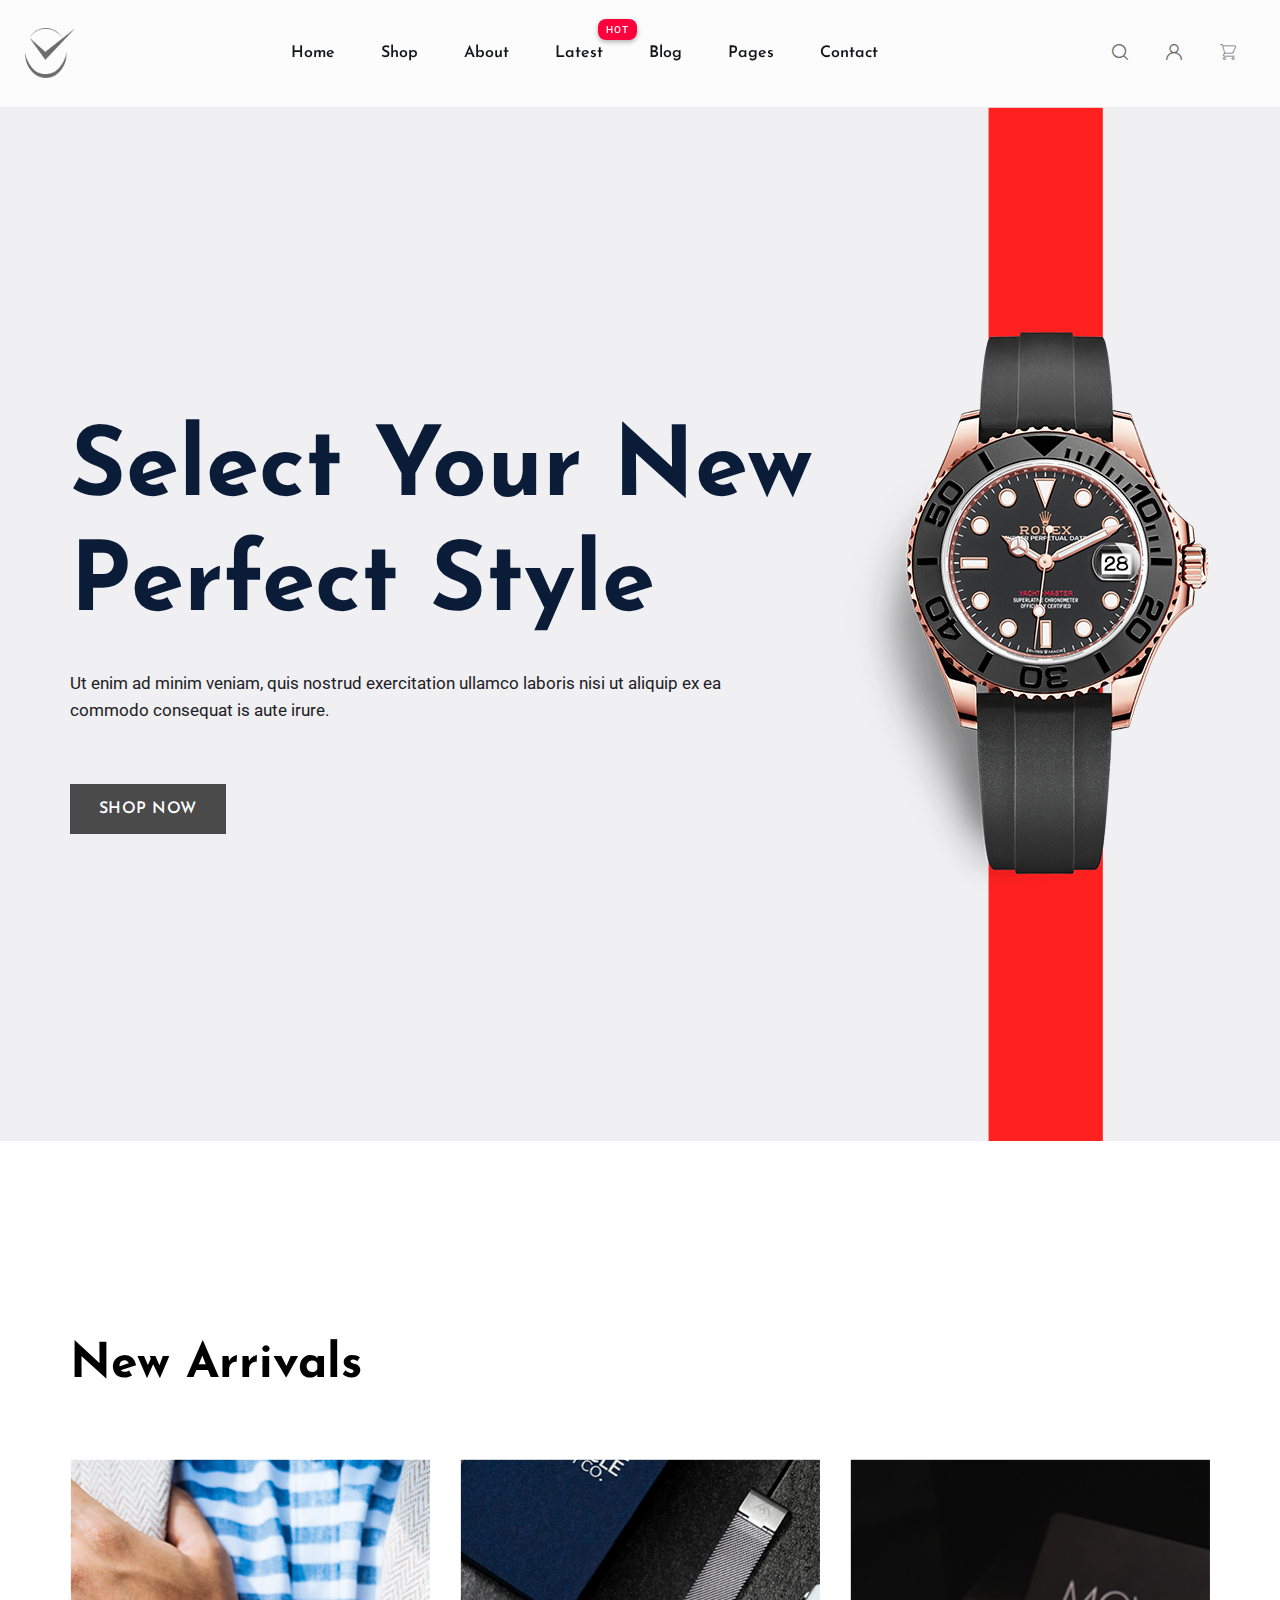
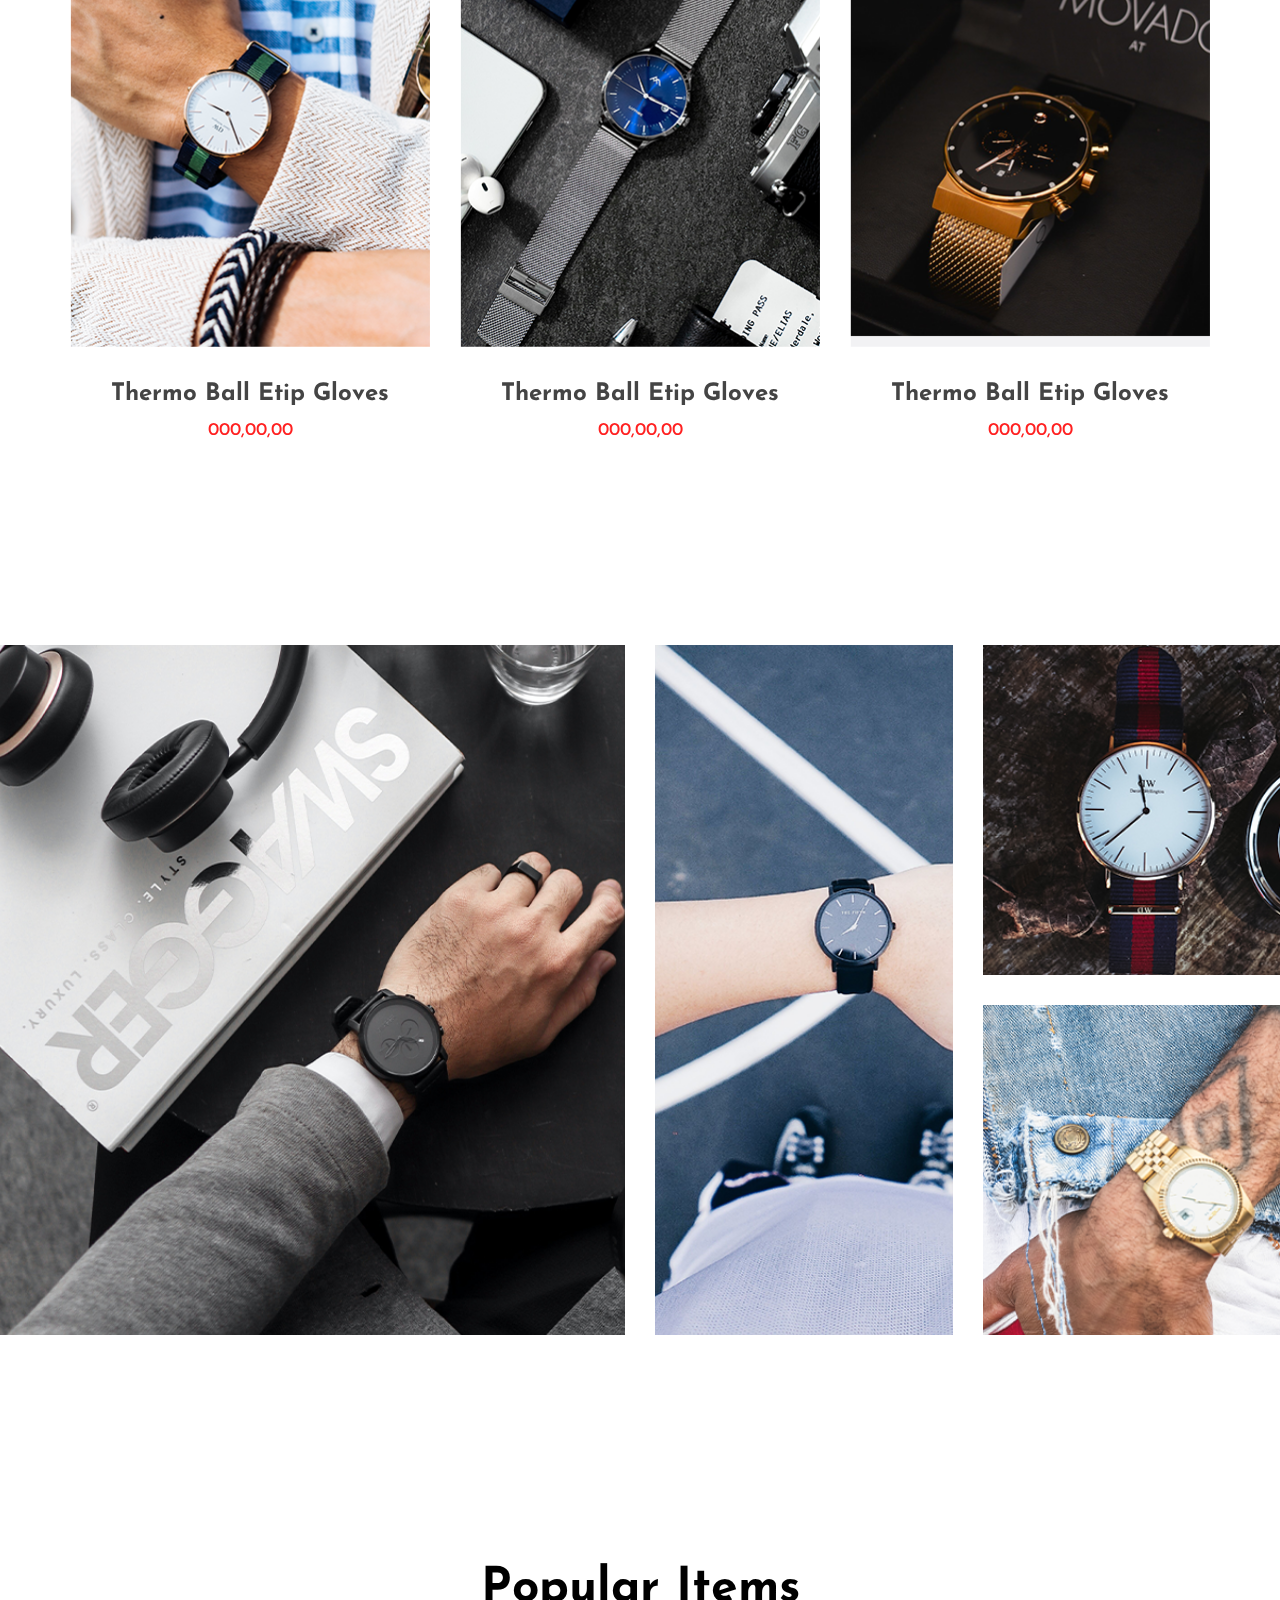
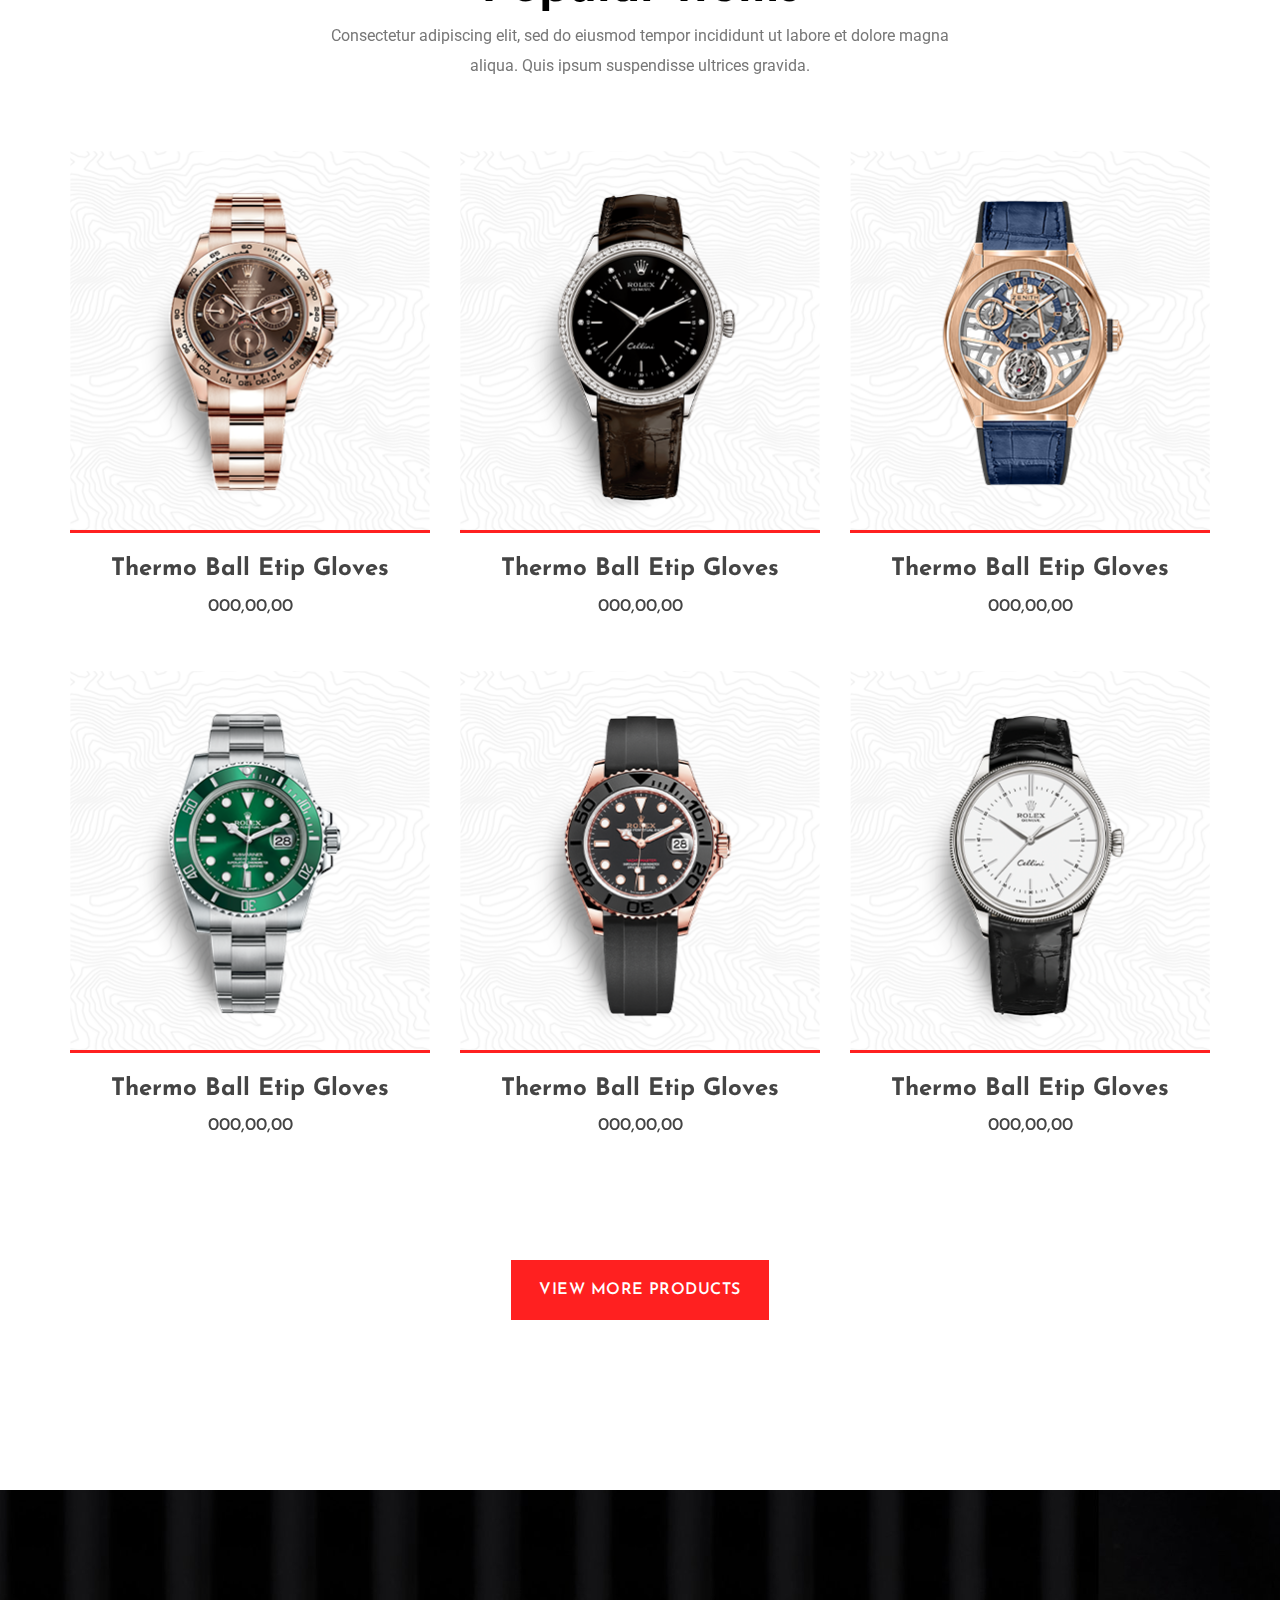
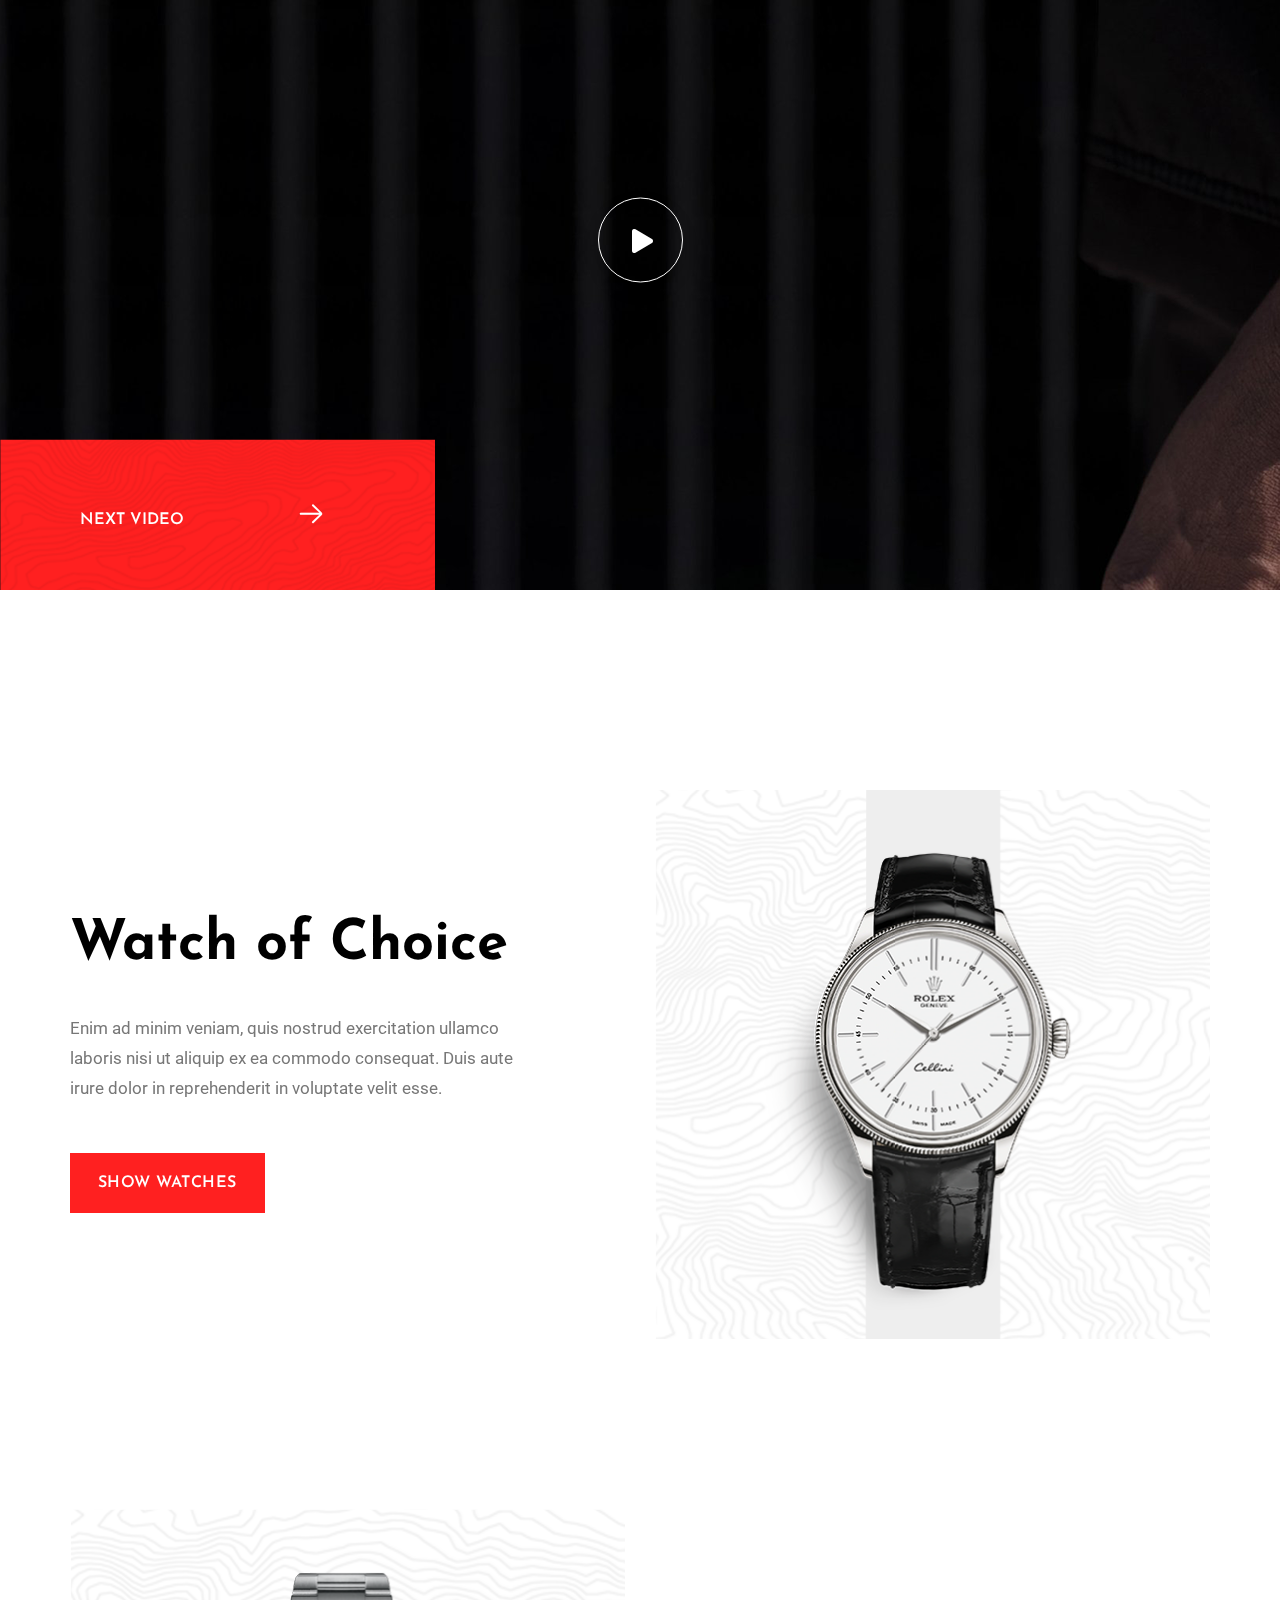
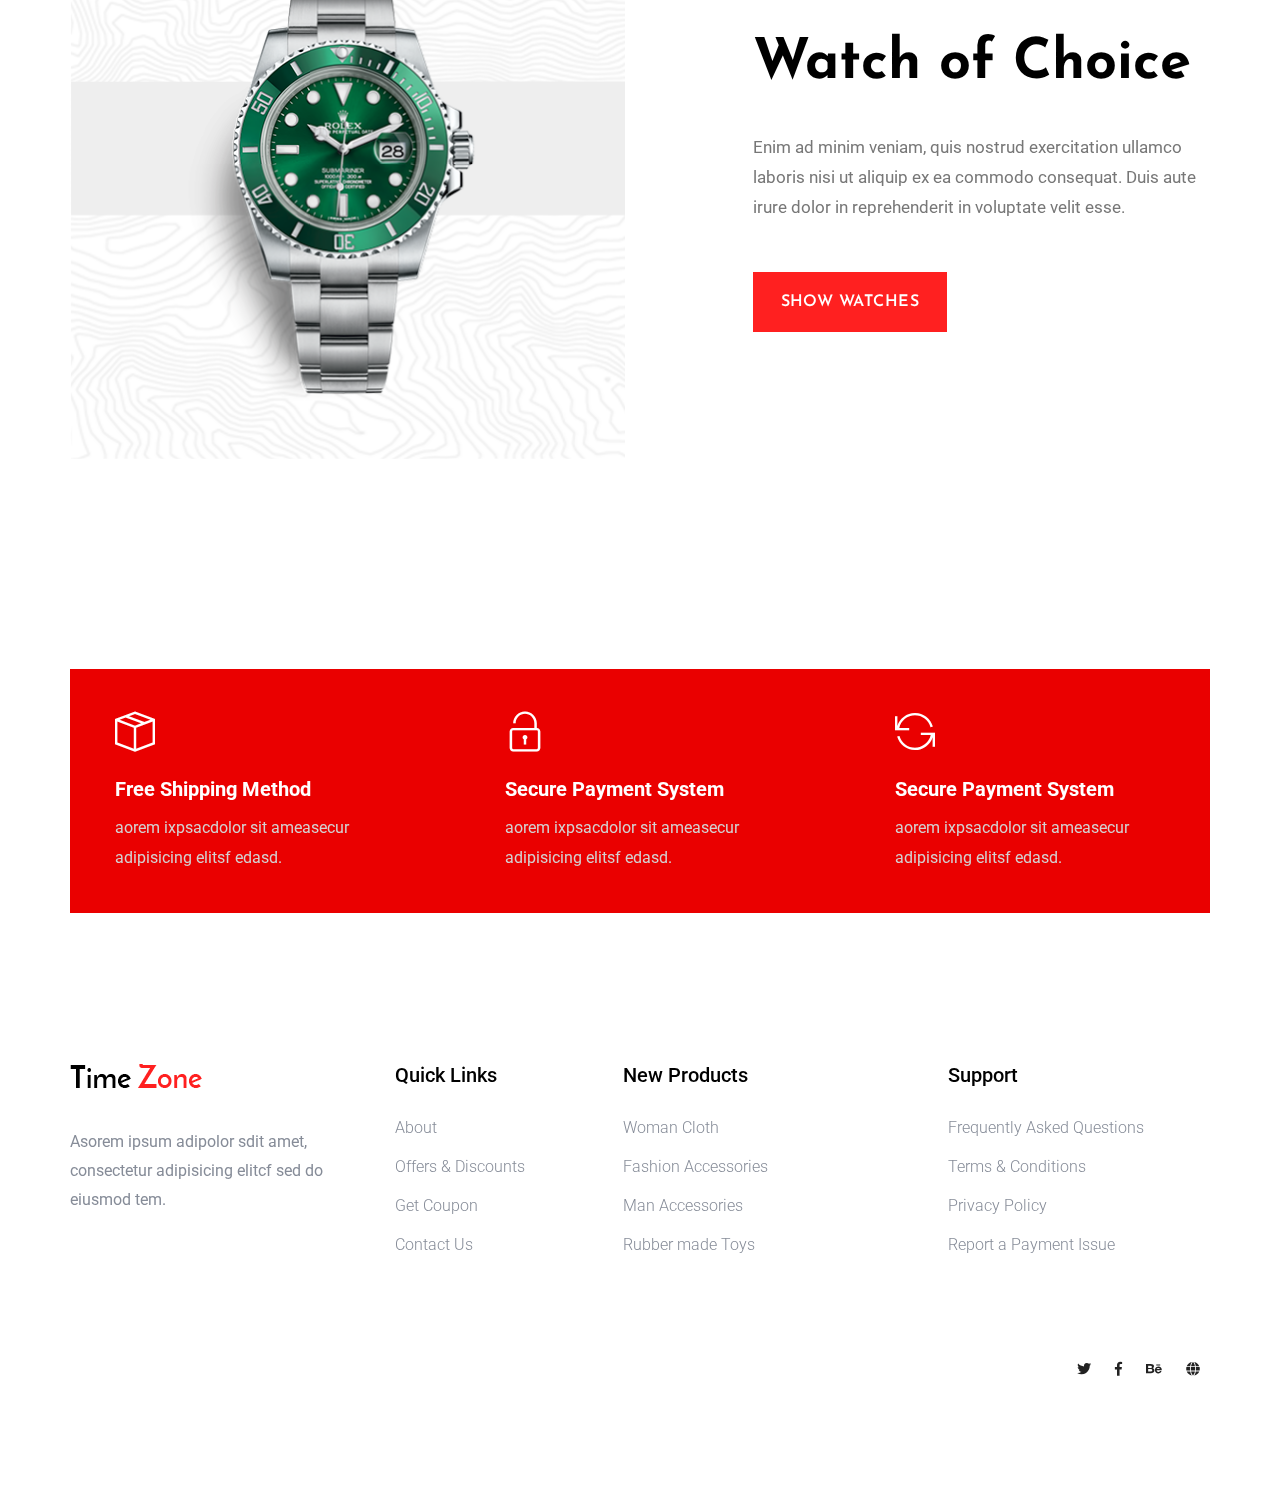
<file: index.html>
<!doctype html>
<html class="no-js" lang="zxx">
<head>
    <meta charset="utf-8">
    <meta http-equiv="x-ua-compatible" content="ie=edge">
    <title>Watch's</title>
    <meta name="description" content="">
    <meta name="viewport" content="width=device-width, initial-scale=1">
    <link rel="manifest" href="site.webmanifest">
    <link rel="shortcut icon" type="image/x-icon" href="assets/img/watch-emoji.png">

    <!-- CSS here -->
    <link rel="stylesheet" href="assets/css/bootstrap.min.css">
    <link rel="stylesheet" href="assets/css/owl.carousel.min.css">
    <link rel="stylesheet" href="assets/css/flaticon.css">
    <link rel="stylesheet" href="assets/css/slicknav.css">
    <link rel="stylesheet" href="assets/css/animate.min.css">
    <link rel="stylesheet" href="assets/css/magnific-popup.css">
    <link rel="stylesheet" href="assets/css/fontawesome-all.min.css">
    <link rel="stylesheet" href="assets/css/themify-icons.css">
    <link rel="stylesheet" href="assets/css/slick.css">
    <link rel="stylesheet" href="assets/css/nice-select.css">
    <link rel="stylesheet" href="assets/css/style.css">
</head>

<body>
    <!--? Preloader Start -->
    <div id="preloader-active">
        <div class="preloader d-flex align-items-center justify-content-center">
            <div class="preloader-inner position-relative">
                <div class="preloader-circle"></div>
                <div class="preloader-img pere-text">
                    <img src="assets/img/logo/new logo.png" alt="">
                </div>
            </div>
        </div>
    </div>
    <!-- Preloader Start -->
    <header>
        <!-- Header Start -->
        <div class="header-area">
            <div class="main-header header-sticky">
                <div class="container-fluid">
                    <div class="menu-wrapper">
                        <!-- Logo -->
                        <div class="logo">
                            <a href="index.html"><img src="assets/img/logo/new logo.png" width="50" height="50"alt=""></a>
                        </div>
                        <!-- Main-menu -->
                        <div class="main-menu d-none d-lg-block">
                            <nav>                                                
                                <ul id="navigation">  
                                    <li><a href="index.html">Home</a></li>
                                    <li><a href="shop.html">shop</a></li>
                                    <li><a href="about.html">about</a></li>
                                    <li class="hot"><a href="#">Latest</a>
                                        <ul class="submenu">
                                            <li><a href="shop.html"> Product list</a></li>
                                            <li><a href="product_details.html"> Product Details</a></li>
                                        </ul>
                                    </li>
                                    <li><a href="blog.html">Blog</a>
                                        <ul class="submenu">
                                            <li><a href="blog.html">Blog</a></li>
                                            <li><a href="blog-details.html">Blog Details</a></li>
                                        </ul>
                                    </li>
                                    <li><a href="#">Pages</a>
                                        <ul class="submenu">
                                            <!-- <li><a href="login.html">Login</a></li> -->
                                            <li><a href="cart.html">Cart</a></li>
                                            <li><a href="elements.html">Element</a></li>
                                            <li><a href="confirmation.html">Confirmation</a></li>
                                            <li><a href="checkout.html">Product Checkout</a></li>
                                        </ul>
                                    </li>
                                    <li><a href="contact.html">Contact</a></li>
                                </ul>
                            </nav>
                        </div>
                        <!-- Header Right -->
                        <div class="header-right">
                            <ul>
                                <li>
                                    <div class="nav-search search-switch">
                                        <span class="flaticon-search"></span>
                                    </div>
                                </li>
                                <li> <a href="login.html"><span class="flaticon-user"></span></a></li>
                                <li><a href="cart.html"><span class="flaticon-shopping-cart"></span></a> </li>
                            </ul>
                        </div>
                    </div>
                    <!-- Mobile Menu -->
                    <div class="col-12">
                        <div class="mobile_menu d-block d-lg-none"></div>
                    </div>
                </div>
            </div>
        </div>
        <!-- Header End -->
    </header>
    <main>
        <!--? slider Area Start -->
        <div class="slider-area ">
            <div class="slider-active">
                <!-- Single Slider -->
                <div class="single-slider slider-height d-flex align-items-center slide-bg">
                    <div class="container">
                        <div class="row justify-content-between align-items-center">
                            <div class="col-xl-8 col-lg-8 col-md-8 col-sm-8">
                                <div class="hero__caption">
                                    <h1 data-animation="fadeInLeft" data-delay=".4s" data-duration="2000ms">Select Your New Perfect Style</h1>
                                    <p data-animation="fadeInLeft" data-delay=".7s" data-duration="2000ms">Ut enim ad minim veniam, quis nostrud exercitation ullamco laboris nisi ut aliquip ex ea commodo consequat is aute irure.</p>
                                    <!-- Hero-btn -->
                                    <div class="hero__btn" data-animation="fadeInLeft" data-delay=".8s" data-duration="2000ms">
                                        <a href="industries.html" class="btn hero-btn">Shop Now</a>
                                    </div>
                                </div>
                            </div>
                            <div class="col-xl-3 col-lg-3 col-md-4 col-sm-4 d-none d-sm-block">
                                <div class="hero__img" data-animation="bounceIn" data-delay=".4s">
                                    <img src="assets/img/hero/watch.png" alt="" class=" heartbeat">
                                </div>
                            </div>
                        </div>
                    </div>
                </div>
                <!-- Single Slider -->
                <div class="single-slider slider-height d-flex align-items-center slide-bg">
                    <div class="container">
                        <div class="row justify-content-between align-items-center">
                            <div class="col-xl-8 col-lg-8 col-md-8 col-sm-8">
                                <div class="hero__caption">
                                    <h1 data-animation="fadeInLeft" data-delay=".4s" data-duration="2000ms">Select Your New Perfect Style</h1>
                                    <p data-animation="fadeInLeft" data-delay=".7s" data-duration="2000ms">Ut enim ad minim veniam, quis nostrud exercitation ullamco laboris nisi ut aliquip ex ea commodo consequat is aute irure.</p>
                                    <!-- Hero-btn -->
                                    <div class="hero__btn" data-animation="fadeInLeft" data-delay=".8s" data-duration="2000ms">
                                        <a href="industries.html" class="btn hero-btn">Shop Now</a>
                                    </div>
                                </div>
                            </div>
                            <div class="col-xl-3 col-lg-3 col-md-4 col-sm-4 d-none d-sm-block">
                                <div class="hero__img" data-animation="bounceIn" data-delay=".4s">
                                    <img src="assets/img/hero/watch.png" alt="" class=" heartbeat">
                                </div>
                            </div>
                        </div>
                    </div>
                </div>
            </div>
        </div>
        <!-- slider Area End-->
        <!-- ? New Product Start -->
        <section class="new-product-area section-padding30">
            <div class="container">
                <!-- Section tittle -->
                <div class="row">
                    <div class="col-xl-12">
                        <div class="section-tittle mb-70">
                            <h2>New Arrivals</h2>
                        </div>
                    </div>
                </div>
                <div class="row">
                    <div class="col-xl-4 col-lg-4 col-md-6 col-sm-6">
                        <div class="single-new-pro mb-30 text-center">
                            <div class="product-img">
                                <img src="assets/img/gallery/new_product1.png" alt="">
                            </div>
                            <div class="product-caption">
                                <h3><a href="product_details.html">Thermo Ball Etip Gloves</a></h3>
                                <span> 000,00,00</span>
                            </div>
                        </div>
                    </div>
                    <div class="col-xl-4 col-lg-4 col-md-6 col-sm-6">
                        <div class="single-new-pro mb-30 text-center">
                            <div class="product-img">
                                <img src="assets/img/gallery/new_product2.png" alt="">
                            </div>
                            <div class="product-caption">
                                <h3><a href="product_details.html">Thermo Ball Etip Gloves</a></h3>
                                <span>000,00,00</span>
                            </div>
                        </div>
                    </div>
                    <div class="col-xl-4 col-lg-4 col-md-6 col-sm-6">
                        <div class="single-new-pro mb-30 text-center">
                            <div class="product-img">
                                <img src="assets/img/gallery/new_product3.png" alt="">
                            </div>
                            <div class="product-caption">
                                <h3><a href="product_details.html">Thermo Ball Etip Gloves</a></h3>
                                <span>000,00,00</span>
                            </div>
                        </div>
                    </div>
                </div>
            </div>
        </section>
        <!--  New Product End -->
        <!--? Gallery Area Start -->
        <div class="gallery-area">
            <div class="container-fluid p-0 fix">
                <div class="row">
                    <div class="col-xl-6 col-lg-4 col-md-6 col-sm-6">
                        <div class="single-gallery mb-30">
                            <div class="gallery-img big-img" style="background-image: url(assets/img/gallery/gallery1.png);"></div>
                        </div>
                    </div>
                    <div class="col-xl-3 col-lg-4 col-md-6 col-sm-6">
                        <div class="single-gallery mb-30">
                            <div class="gallery-img big-img" style="background-image: url(assets/img/gallery/gallery2.png);"></div>
                        </div>
                    </div>
                    <div class="col-xl-3 col-lg-4 col-md-12">
                        <div class="row">
                            <div class="col-xl-12 col-lg-12 col-md-6 col-sm-6">
                                <div class="single-gallery mb-30">
                                    <div class="gallery-img small-img" style="background-image: url(assets/img/gallery/gallery3.png);"></div>
                                </div>
                            </div>
                            <div class="col-xl-12 col-lg-12  col-md-6 col-sm-6">
                                <div class="single-gallery mb-30">
                                    <div class="gallery-img small-img" style="background-image: url(assets/img/gallery/gallery4.png);"></div>
                                </div>
                            </div>
                        </div>
                    </div>

                </div>
            </div>
        </div>
        <!-- Gallery Area End -->
        <!--? Popular Items Start -->
        <div class="popular-items section-padding30">
            <div class="container">
                <!-- Section tittle -->
                <div class="row justify-content-center">
                    <div class="col-xl-7 col-lg-8 col-md-10">
                        <div class="section-tittle mb-70 text-center">
                            <h2>Popular Items</h2>
                            <p>Consectetur adipiscing elit, sed do eiusmod tempor incididunt ut labore et dolore magna aliqua. Quis ipsum suspendisse ultrices gravida.</p>
                        </div>
                    </div>
                </div>
                <div class="row">
                    <div class="col-xl-4 col-lg-4 col-md-6 col-sm-6">
                        <div class="single-popular-items mb-50 text-center">
                            <div class="popular-img">
                                <img src="assets/img/gallery/popular1.png" alt="">
                                <div class="img-cap">
                                    <span>Add to cart</span>
                                </div>
                                <div class="favorit-items">
                                    <span class="flaticon-heart"></span>
                                </div>
                            </div>
                            <div class="popular-caption">
                                <h3><a href="product_details.html">Thermo Ball Etip Gloves</a></h3>
                                <span>000,00,00</span>
                            </div>
                        </div>
                    </div>
                    <div class="col-xl-4 col-lg-4 col-md-6 col-sm-6">
                        <div class="single-popular-items mb-50 text-center">
                            <div class="popular-img">
                                <img src="assets/img/gallery/popular2.png" alt="">
                                <div class="img-cap">
                                    <span>Add to cart</span>
                                </div>
                                <div class="favorit-items">
                                    <span class="flaticon-heart"></span>
                                </div>
                            </div>
                            <div class="popular-caption">
                                <h3><a href="product_details.html">Thermo Ball Etip Gloves</a></h3>
                                <span>000,00,00</span>
                            </div>
                        </div>
                    </div>
                    <div class="col-xl-4 col-lg-4 col-md-6 col-sm-6">
                        <div class="single-popular-items mb-50 text-center">
                            <div class="popular-img">
                                <img src="assets/img/gallery/popular3.png" alt="">
                                <div class="img-cap">
                                    <span>Add to cart</span>
                                </div>
                                <div class="favorit-items">
                                    <span class="flaticon-heart"></span>
                                </div>
                            </div>
                            <div class="popular-caption">
                                <h3><a href="product_details.html">Thermo Ball Etip Gloves</a></h3>
                                <span>000,00,00 </span>
                            </div>
                        </div>
                    </div>
                    <div class="col-xl-4 col-lg-4 col-md-6 col-sm-6">
                        <div class="single-popular-items mb-50 text-center">
                            <div class="popular-img">
                                <img src="assets/img/gallery/popular4.png" alt="">
                                <div class="img-cap">
                                    <span>Add to cart</span>
                                </div>
                                <div class="favorit-items">
                                    <span class="flaticon-heart"></span>
                                </div>
                            </div>
                            <div class="popular-caption">
                                <h3><a href="product_details.html">Thermo Ball Etip Gloves</a></h3>
                                <span> 000,00,00</span>
                            </div>
                        </div>
                    </div>
                    <div class="col-xl-4 col-lg-4 col-md-6 col-sm-6">
                        <div class="single-popular-items mb-50 text-center">
                            <div class="popular-img">
                                <img src="assets/img/gallery/popular5.png" alt="">
                                <div class="img-cap">
                                    <span>Add to cart</span>
                                </div>
                                <div class="favorit-items">
                                    <span class="flaticon-heart"></span>
                                </div>
                            </div>
                            <div class="popular-caption">
                                <h3><a href="product_details.html">Thermo Ball Etip Gloves</a></h3>
                                <span>000,00,00</span>
                            </div>
                        </div>
                    </div>
                    <div class="col-xl-4 col-lg-4 col-md-6 col-sm-6">
                        <div class="single-popular-items mb-50 text-center">
                            <div class="popular-img">
                                <img src="assets/img/gallery/popular6.png" alt="">
                                <div class="img-cap">
                                    <span>Add to cart</span>
                                </div>
                                <div class="favorit-items">
                                    <span class="flaticon-heart"></span>
                                </div>
                            </div>
                            <div class="popular-caption">
                                <h3><a href="product_details.html">Thermo Ball Etip Gloves</a></h3>
                                <span>000,00,00</span>
                            </div>
                        </div>
                    </div>
                </div>
                <!-- Button -->
                <div class="row justify-content-center">
                    <div class="room-btn pt-70">
                        <a href="catagori.html" class="btn view-btn1">View More Products</a>
                    </div>
                </div>
            </div>
        </div>
        <!-- Popular Items End -->
        <!--? Video Area Start -->
        <div class="video-area">
            <div class="container-fluid">
                <div class="row align-items-center">
                    <div class="col-lg-12">
                    <div class="video-wrap">
                        <div class="play-btn "><a class="popup-video" href="https://www.youtube.com/watch?v=KMc6DyEJp04"><i class="fas fa-play"></i></a></div>
                    </div>
                    </div>
                </div>
                <!-- Arrow -->
                <div class="thumb-content-box">
                    <div class="thumb-content">
                        <h3>Next Video</h3>
                        <a href="#"> <i class="flaticon-arrow"></i></a>
                    </div>
                </div>
            </div>
        </div>
        <!-- Video Area End -->
        <!--? Watch Choice  Start-->
        <div class="watch-area section-padding30">
            <div class="container">
                <div class="row align-items-center justify-content-between padding-130">
                    <div class="col-lg-5 col-md-6">
                        <div class="watch-details mb-40">
                            <h2>Watch of Choice</h2>
                            <p>Enim ad minim veniam, quis nostrud exercitation ullamco laboris nisi ut aliquip ex ea commodo consequat. Duis aute irure dolor in reprehenderit in voluptate velit esse.</p>
                            <a href="shop.html" class="btn">Show Watches</a>
                        </div>
                    </div>
                    <div class="col-lg-6 col-md-6 col-sm-10">
                        <div class="choice-watch-img mb-40">
                            <img src="assets/img/gallery/choce_watch1.png" alt="">
                        </div>
                    </div>
                </div>
                <div class="row align-items-center justify-content-between">
                    <div class="col-lg-6 col-md-6 col-sm-10">
                        <div class="choice-watch-img mb-40">
                            <img src="assets/img/gallery/choce_watch2.png" alt="">
                        </div>
                    </div>
                    <div class="col-lg-5 col-md-6">
                        <div class="watch-details mb-40">
                            <h2>Watch of Choice</h2>
                            <p>Enim ad minim veniam, quis nostrud exercitation ullamco laboris nisi ut aliquip ex ea commodo consequat. Duis aute irure dolor in reprehenderit in voluptate velit esse.</p>
                            <a href="shop.html" class="btn">Show Watches</a>
                        </div>
                    </div>
                </div>
            </div>
        </div>
        <!-- Watch Choice  End-->
        <!--? Shop Method Start-->
        <div class="shop-method-area">
            <div class="container">
                <div class="method-wrapper">
                    <div class="row d-flex justify-content-between">
                        <div class="col-xl-4 col-lg-4 col-md-6">
                            <div class="single-method mb-40">
                                <i class="ti-package"></i>
                                <h6>Free Shipping Method</h6>
                                <p>aorem ixpsacdolor sit ameasecur adipisicing elitsf edasd.</p>
                            </div>
                        </div>
                        <div class="col-xl-4 col-lg-4 col-md-6">
                            <div class="single-method mb-40">
                                <i class="ti-unlock"></i>
                                <h6>Secure Payment System</h6>
                                <p>aorem ixpsacdolor sit ameasecur adipisicing elitsf edasd.</p>
                            </div>
                        </div> 
                        <div class="col-xl-4 col-lg-4 col-md-6">
                            <div class="single-method mb-40">
                                <i class="ti-reload"></i>
                                <h6>Secure Payment System</h6>
                                <p>aorem ixpsacdolor sit ameasecur adipisicing elitsf edasd.</p>
                            </div>
                        </div>
                    </div>
                </div>
            </div>
        </div>
        <!-- Shop Method End-->
    </main>
    <footer>
        <!-- Footer Start-->
        <div class="footer-area footer-padding">
            <div class="container">
                <div class="row d-flex justify-content-between">
                    <div class="col-xl-3 col-lg-3 col-md-5 col-sm-6">
                        <div class="single-footer-caption mb-50">
                            <div class="single-footer-caption mb-30">
                                <!-- logo -->
                                <div class="footer-logo">
                                    <a href="index.html"><img src="assets/img/logo/logo2_footer.png" alt=""></a>
                                </div>
                                <div class="footer-tittle">
                                    <div class="footer-pera">
                                        <p>Asorem ipsum adipolor sdit amet, consectetur adipisicing elitcf sed do eiusmod tem.</p>
                                </div>
                                </div>
                            </div>
                        </div>
                    </div>
                    <div class="col-xl-2 col-lg-3 col-md-3 col-sm-5">
                        <div class="single-footer-caption mb-50">
                            <div class="footer-tittle">
                                <h4>Quick Links</h4>
                                <ul>
                                    <li><a href="#">About</a></li>
                                    <li><a href="#"> Offers & Discounts</a></li>
                                    <li><a href="#"> Get Coupon</a></li>
                                    <li><a href="#">  Contact Us</a></li>
                                </ul>
                            </div>
                        </div>
                    </div>
                    <div class="col-xl-3 col-lg-3 col-md-4 col-sm-7">
                        <div class="single-footer-caption mb-50">
                            <div class="footer-tittle">
                                <h4>New Products</h4>
                                <ul>
                                    <li><a href="#">Woman Cloth</a></li>
                                    <li><a href="#">Fashion Accessories</a></li>
                                    <li><a href="#"> Man Accessories</a></li>
                                    <li><a href="#"> Rubber made Toys</a></li>
                                </ul>
                            </div>
                        </div>
                    </div>
                    <div class="col-xl-3 col-lg-3 col-md-5 col-sm-7">
                        <div class="single-footer-caption mb-50">
                            <div class="footer-tittle">
                                <h4>Support</h4>
                                <ul>
                                    <li><a href="#">Frequently Asked Questions</a></li>
                                    <li><a href="#">Terms & Conditions</a></li>
                                    <li><a href="#">Privacy Policy</a></li>
                                    <li><a href="#">Report a Payment Issue</a></li>
                                </ul>
                            </div>
                        </div>
                    </div>
                </div>
                <!-- Footer bottom -->
                <div class="row align-items-center">
                    <div class="col-xl-7 col-lg-8 col-md-7">
                        <div class="footer-copy-right">
                            <p><!-- Link back to Colorlib can't be removed. Template is licensed under CC BY 3.0. -->
  <!-- Copyright &copy;<script>document.write(new Date().getFullYear());</script> All rights reserved | This template is made with <i class="fa fa-heart" aria-hidden="true"></i> by <a href="https://colorlib.com" target="_blank">Colorlib</a> -->
  <!-- Link back to Colorlib can't be removed. Template is licensed under CC BY 3.0. --></p>                  
                        </div>
                    </div>
                    <div class="col-xl-5 col-lg-4 col-md-5">
                        <div class="footer-copy-right f-right">
                            <!-- social -->
                            <div class="footer-social">
                                <a href="#"><i class="fab fa-twitter"></i></a>
                                <a href="https://www.facebook.com/sai4ull"><i class="fab fa-facebook-f"></i></a>
                                <a href="#"><i class="fab fa-behance"></i></a>
                                <a href="#"><i class="fas fa-globe"></i></a>
                            </div>
                        </div>
                    </div>
                </div>
            </div>
        </div>
        <!-- Footer End-->
    </footer>
    <!--? Search model Begin -->
    <div class="search-model-box">
        <div class="h-100 d-flex align-items-center justify-content-center">
            <div class="search-close-btn">+</div>
            <form class="search-model-form">
                <input type="text" id="search-input" placeholder="Searching key.....">
            </form>
        </div>
    </div>
    <!-- Search model end -->

    <!-- JS here -->

    <script src="./assets/js/vendor/modernizr-3.5.0.min.js"></script>
    <!-- Jquery, Popper, Bootstrap -->
    <script src="./assets/js/vendor/jquery-1.12.4.min.js"></script>
    <script src="./assets/js/popper.min.js"></script>
    <script src="./assets/js/bootstrap.min.js"></script>
    <!-- Jquery Mobile Menu -->
    <script src="./assets/js/jquery.slicknav.min.js"></script>

    <!-- Jquery Slick , Owl-Carousel Plugins -->
    <script src="./assets/js/owl.carousel.min.js"></script>
    <script src="./assets/js/slick.min.js"></script>

    <!-- One Page, Animated-HeadLin -->
    <script src="./assets/js/wow.min.js"></script>
    <script src="./assets/js/animated.headline.js"></script>
    <script src="./assets/js/jquery.magnific-popup.js"></script>

    <!-- Scrollup, nice-select, sticky -->
    <script src="./assets/js/jquery.scrollUp.min.js"></script>
    <script src="./assets/js/jquery.nice-select.min.js"></script>
    <script src="./assets/js/jquery.sticky.js"></script>
    
    <!-- contact js -->
    <script src="./assets/js/contact.js"></script>
    <script src="./assets/js/jquery.form.js"></script>
    <script src="./assets/js/jquery.validate.min.js"></script>
    <script src="./assets/js/mail-script.js"></script>
    <script src="./assets/js/jquery.ajaxchimp.min.js"></script>
    
    <!-- Jquery Plugins, main Jquery -->	
    <script src="./assets/js/plugins.js"></script>
    <script src="./assets/js/main.js"></script>
    
</body>
</html>
</file>
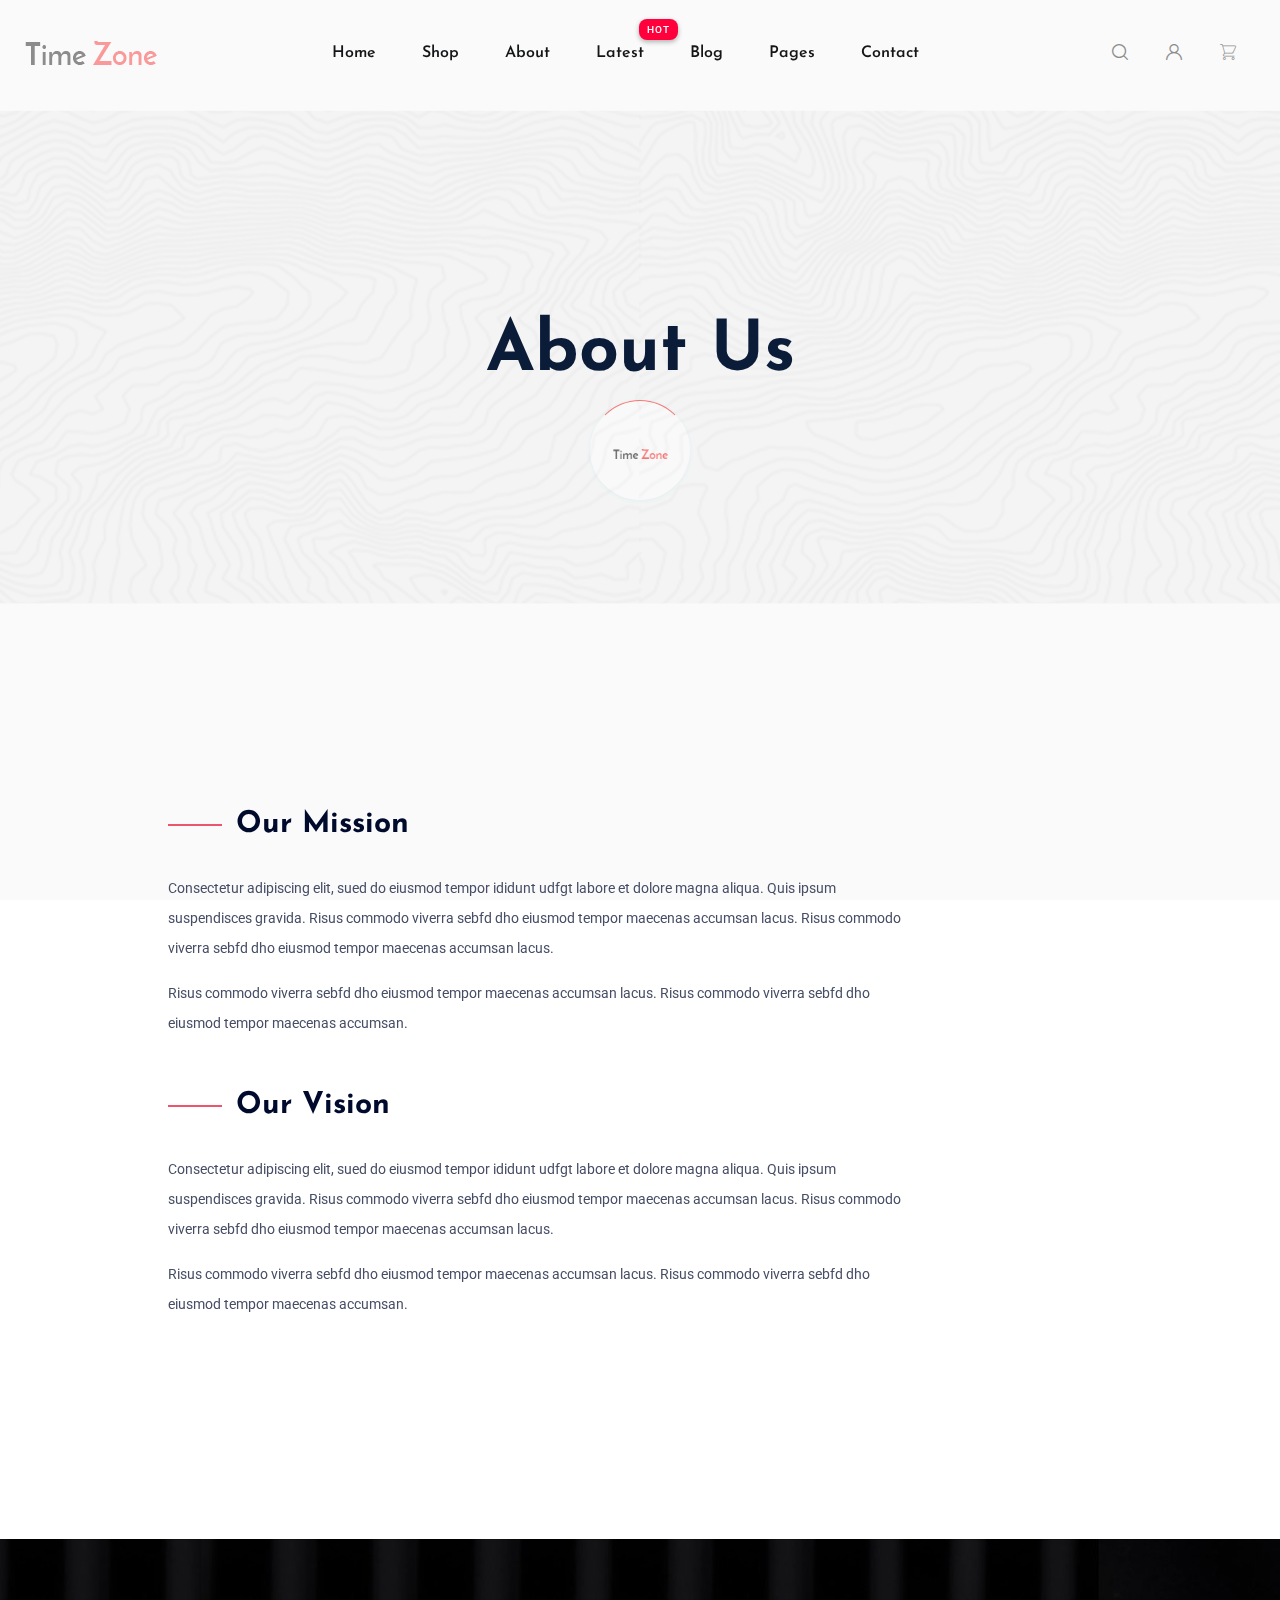
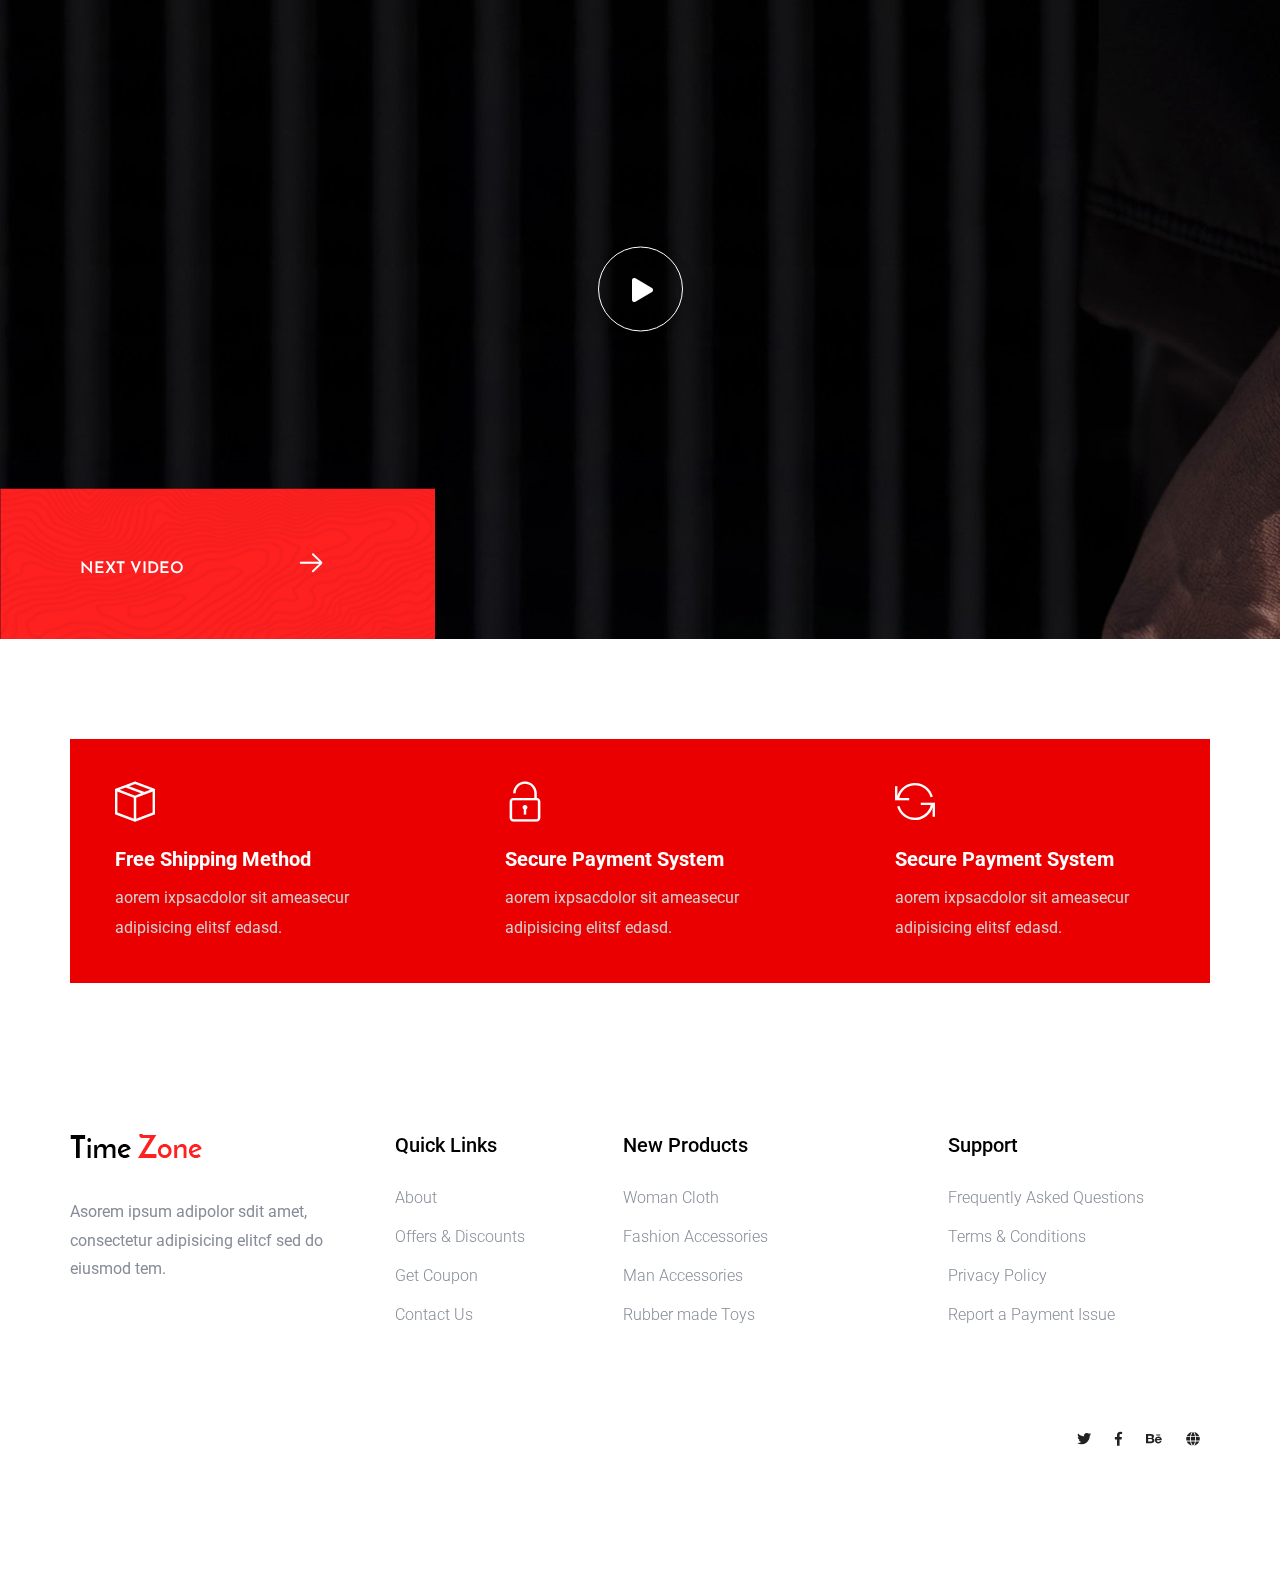
<file: about.html>
<!doctype html>
<html class="no-js" lang="zxx">
<head>
    <meta charset="utf-8">
    <meta http-equiv="x-ua-compatible" content="ie=edge">
    <title>Watch's</title>
    <meta name="description" content="">
    <meta name="viewport" content="width=device-width, initial-scale=1">
    <link rel="manifest" href="site.webmanifest">
    <link rel="shortcut icon" type="image/x-icon" href="assets/img/watch-emoji.png">

    <!-- CSS here -->
        <link rel="stylesheet" href="assets/css/bootstrap.min.css">
        <link rel="stylesheet" href="assets/css/owl.carousel.min.css">
        <link rel="stylesheet" href="assets/css/flaticon.css">
        <link rel="stylesheet" href="assets/css/slicknav.css">
        <link rel="stylesheet" href="assets/css/animate.min.css">
        <link rel="stylesheet" href="assets/css/magnific-popup.css">
        <link rel="stylesheet" href="assets/css/fontawesome-all.min.css">
        <link rel="stylesheet" href="assets/css/themify-icons.css">
        <link rel="stylesheet" href="assets/css/slick.css">
        <link rel="stylesheet" href="assets/css/nice-select.css">
        <link rel="stylesheet" href="assets/css/style.css">
</head>

<body>
    <!--? Preloader Start -->
    <div id="preloader-active">
        <div class="preloader d-flex align-items-center justify-content-center">
            <div class="preloader-inner position-relative">
                <div class="preloader-circle"></div>
                <div class="preloader-img pere-text">
                    <img src="assets/img/logo/logo.png" alt="">
                </div>
            </div>
        </div>
    </div>
    <!-- Preloader Start -->
    <header>
        <!-- Header Start -->
        <div class="header-area">
            <div class="main-header header-sticky">
                <div class="container-fluid">
                    <div class="menu-wrapper">
                        <!-- Logo -->
                        <div class="logo">
                            <a href="index.html"><img src="assets/img/logo/logo.png" alt=""></a>
                        </div>
                        <!-- Main-menu -->
                        <div class="main-menu d-none d-lg-block">
                            <nav>                                                
                                <ul id="navigation">  
                                    <li><a href="index.html">Home</a></li>
                                    <li><a href="shop.html">shop</a></li>
                                    <li><a href="about.html">about</a></li>
                                    <li class="hot"><a href="#">Latest</a>
                                        <ul class="submenu">
                                            <li><a href="shop.html"> Product list</a></li>
                                            <li><a href="product_details.html"> Product Details</a></li>
                                        </ul>
                                    </li>
                                    <li><a href="blog.html">Blog</a>
                                        <ul class="submenu">
                                            <li><a href="blog.html">Blog</a></li>
                                            <li><a href="blog-details.html">Blog Details</a></li>
                                        </ul>
                                    </li>
                                    <li><a href="#">Pages</a>
                                        <ul class="submenu">
                                            <li><a href="login.html">Login</a></li>
                                            <li><a href="cart.html">Cart</a></li>
                                            <li><a href="elements.html">Element</a></li>
                                            <li><a href="confirmation.html">Confirmation</a></li>
                                            <li><a href="checkout.html">Product Checkout</a></li>
                                        </ul>
                                    </li>
                                    <li><a href="contact.html">Contact</a></li>
                                </ul>
                            </nav>
                        </div>
                        <!-- Header Right -->
                        <div class="header-right">
                            <ul>
                                <li>
                                    <div class="nav-search search-switch">
                                        <span class="flaticon-search"></span>
                                    </div>
                                </li>
                                <li> <a href="login.html"><span class="flaticon-user"></span></a></li>
                                <li><a href="cart.html"><span class="flaticon-shopping-cart"></span></a> </li>
                            </ul>
                        </div>
                    </div>
                    <!-- Mobile Menu -->
                    <div class="col-12">
                        <div class="mobile_menu d-block d-lg-none"></div>
                    </div>
                </div>
            </div>
        </div>
        <!-- Header End -->
    </header>
    <main>
        <!-- Hero Area Start-->
        <div class="slider-area ">
            <div class="single-slider slider-height2 d-flex align-items-center">
                <div class="container">
                    <div class="row">
                        <div class="col-xl-12">
                            <div class="hero-cap text-center">
                                <h2>About Us</h2>
                            </div>
                        </div>
                    </div>
                </div>
            </div>
        </div>
        <!-- Hero Area End-->
        <!-- About Details Start -->
        <div class="about-details section-padding30">
            <div class="container">
                <div class="row">
                    <div class="offset-xl-1 col-lg-8">
                        <div class="about-details-cap mb-50">
                            <h4>Our Mission</h4>
                            <p>Consectetur adipiscing elit, sued do eiusmod tempor ididunt udfgt labore et dolore magna aliqua. Quis ipsum suspendisces gravida. Risus commodo viverra sebfd dho eiusmod tempor maecenas accumsan lacus. Risus commodo viverra sebfd dho eiusmod tempor maecenas accumsan lacus.
                            </p>
                            <p> Risus commodo viverra sebfd dho eiusmod tempor maecenas accumsan lacus. Risus commodo viverra sebfd dho eiusmod tempor maecenas accumsan.</p>
                        </div>

                        <div class="about-details-cap mb-50">
                            <h4>Our Vision</h4>
                            <p>Consectetur adipiscing elit, sued do eiusmod tempor ididunt udfgt labore et dolore magna aliqua. Quis ipsum suspendisces gravida. Risus commodo viverra sebfd dho eiusmod tempor maecenas accumsan lacus. Risus commodo viverra sebfd dho eiusmod tempor maecenas accumsan lacus.
                            </p>
                            <p> Risus commodo viverra sebfd dho eiusmod tempor maecenas accumsan lacus. Risus commodo viverra sebfd dho eiusmod tempor maecenas accumsan.</p>
                        </div>
                    </div>
                </div>
            </div>
        </div>
        <!-- About Details End -->
        <!--? Video Area Start -->
        <div class="video-area mb-100">
            <div class="container-fluid">
                <div class="row align-items-center">
                    <div class="col-lg-12">
                    <div class="video-wrap">
                        <div class="play-btn "><a class="popup-video" href="https://www.youtube.com/watch?v=KMc6DyEJp04"><i class="fas fa-play"></i></a></div>
                    </div>
                    </div>
                </div>
                <!-- Arrow -->
                <div class="thumb-content-box">
                    <div class="thumb-content">
                        <h3>Next Video</h3>
                        <a href="#"> <i class="flaticon-arrow"></i></a>
                    </div>
                </div>
            </div>
        </div>
        <!-- Video Area End -->
        <!--? Shop Method Start-->
        <div class="shop-method-area">
            <div class="container">
                <div class="method-wrapper">
                    <div class="row d-flex justify-content-between">
                        <div class="col-xl-4 col-lg-4 col-md-6">
                            <div class="single-method mb-40">
                                <i class="ti-package"></i>
                                <h6>Free Shipping Method</h6>
                                <p>aorem ixpsacdolor sit ameasecur adipisicing elitsf edasd.</p>
                            </div>
                        </div>
                        <div class="col-xl-4 col-lg-4 col-md-6">
                            <div class="single-method mb-40">
                                <i class="ti-unlock"></i>
                                <h6>Secure Payment System</h6>
                                <p>aorem ixpsacdolor sit ameasecur adipisicing elitsf edasd.</p>
                            </div>
                        </div> 
                        <div class="col-xl-4 col-lg-4 col-md-6">
                            <div class="single-method mb-40">
                                <i class="ti-reload"></i>
                                <h6>Secure Payment System</h6>
                                <p>aorem ixpsacdolor sit ameasecur adipisicing elitsf edasd.</p>
                            </div>
                        </div>
                    </div>
                </div>
            </div>
        </div>
        <!-- Shop Method End-->
    </main>
    <footer>
        <!-- Footer Start-->
        <div class="footer-area footer-padding">
            <div class="container">
                <div class="row d-flex justify-content-between">
                    <div class="col-xl-3 col-lg-3 col-md-5 col-sm-6">
                        <div class="single-footer-caption mb-50">
                            <div class="single-footer-caption mb-30">
                                <!-- logo -->
                                <div class="footer-logo">
                                    <a href="index.html"><img src="assets/img/logo/logo2_footer.png" alt=""></a>
                                </div>
                                <div class="footer-tittle">
                                    <div class="footer-pera">
                                        <p>Asorem ipsum adipolor sdit amet, consectetur adipisicing elitcf sed do eiusmod tem.</p>
                                </div>
                                </div>
                            </div>
                        </div>
                    </div>
                    <div class="col-xl-2 col-lg-3 col-md-3 col-sm-5">
                        <div class="single-footer-caption mb-50">
                            <div class="footer-tittle">
                                <h4>Quick Links</h4>
                                <ul>
                                    <li><a href="#">About</a></li>
                                    <li><a href="#"> Offers & Discounts</a></li>
                                    <li><a href="#"> Get Coupon</a></li>
                                    <li><a href="#">  Contact Us</a></li>
                                </ul>
                            </div>
                        </div>
                    </div>
                    <div class="col-xl-3 col-lg-3 col-md-4 col-sm-7">
                        <div class="single-footer-caption mb-50">
                            <div class="footer-tittle">
                                <h4>New Products</h4>
                                <ul>
                                    <li><a href="#">Woman Cloth</a></li>
                                    <li><a href="#">Fashion Accessories</a></li>
                                    <li><a href="#"> Man Accessories</a></li>
                                    <li><a href="#"> Rubber made Toys</a></li>
                                </ul>
                            </div>
                        </div>
                    </div>
                    <div class="col-xl-3 col-lg-3 col-md-5 col-sm-7">
                        <div class="single-footer-caption mb-50">
                            <div class="footer-tittle">
                                <h4>Support</h4>
                                <ul>
                                    <li><a href="#">Frequently Asked Questions</a></li>
                                    <li><a href="#">Terms & Conditions</a></li>
                                    <li><a href="#">Privacy Policy</a></li>
                                    <li><a href="#">Report a Payment Issue</a></li>
                                </ul>
                            </div>
                        </div>
                    </div>
                </div>
                <!-- Footer bottom -->
                <div class="row align-items-center">
                    <div class="col-xl-7 col-lg-8 col-md-7">
                        <div class="footer-copy-right">
                            <!-- <p>Copyright ©2020 All rights reserved | This template is made with <i class="fa fa-heart" aria-hidden="true"></i>  by <a href="https://colorlib.com/">Colorlib</a></p>                    -->
                        </div>
                    </div>
                    <div class="col-xl-5 col-lg-4 col-md-5">
                        <div class="footer-copy-right f-right">
                            <!-- social -->
                            <div class="footer-social">
                                <a href="#"><i class="fab fa-twitter"></i></a>
                                <a href="https://www.facebook.com/sai4ull"><i class="fab fa-facebook-f"></i></a>
                                <a href="#"><i class="fab fa-behance"></i></a>
                                <a href="#"><i class="fas fa-globe"></i></a>
                            </div>
                        </div>
                    </div>
                </div>
            </div>
        </div>
        <!-- Footer End-->
    </footer>
    <!--? Search model Begin -->
    <div class="search-model-box">
        <div class="h-100 d-flex align-items-center justify-content-center">
            <div class="search-close-btn">+</div>
            <form class="search-model-form">
                <input type="text" id="search-input" placeholder="Searching key.....">
            </form>
        </div>
    </div>
    <!-- Search model end -->

    <!-- JS here -->

    <script src="./assets/js/vendor/modernizr-3.5.0.min.js"></script>
    <!-- Jquery, Popper, Bootstrap -->
    <script src="./assets/js/vendor/jquery-1.12.4.min.js"></script>
    <script src="./assets/js/popper.min.js"></script>
    <script src="./assets/js/bootstrap.min.js"></script>
    <!-- Jquery Mobile Menu -->
    <script src="./assets/js/jquery.slicknav.min.js"></script>

    <!-- Jquery Slick , Owl-Carousel Plugins -->
    <script src="./assets/js/owl.carousel.min.js"></script>
    <script src="./assets/js/slick.min.js"></script>

    <!-- One Page, Animated-HeadLin -->
    <script src="./assets/js/wow.min.js"></script>
    <script src="./assets/js/animated.headline.js"></script>
    <script src="./assets/js/jquery.magnific-popup.js"></script>

    <!-- Scrollup, nice-select, sticky -->
    <script src="./assets/js/jquery.scrollUp.min.js"></script>
    <script src="./assets/js/jquery.nice-select.min.js"></script>
    <script src="./assets/js/jquery.sticky.js"></script>
    
    <!-- contact js -->
    <script src="./assets/js/contact.js"></script>
    <script src="./assets/js/jquery.form.js"></script>
    <script src="./assets/js/jquery.validate.min.js"></script>
    <script src="./assets/js/mail-script.js"></script>
    <script src="./assets/js/jquery.ajaxchimp.min.js"></script>
    
    <!-- Jquery Plugins, main Jquery -->	
    <script src="./assets/js/plugins.js"></script>
    <script src="./assets/js/main.js"></script>

</body>
</html>
</file>
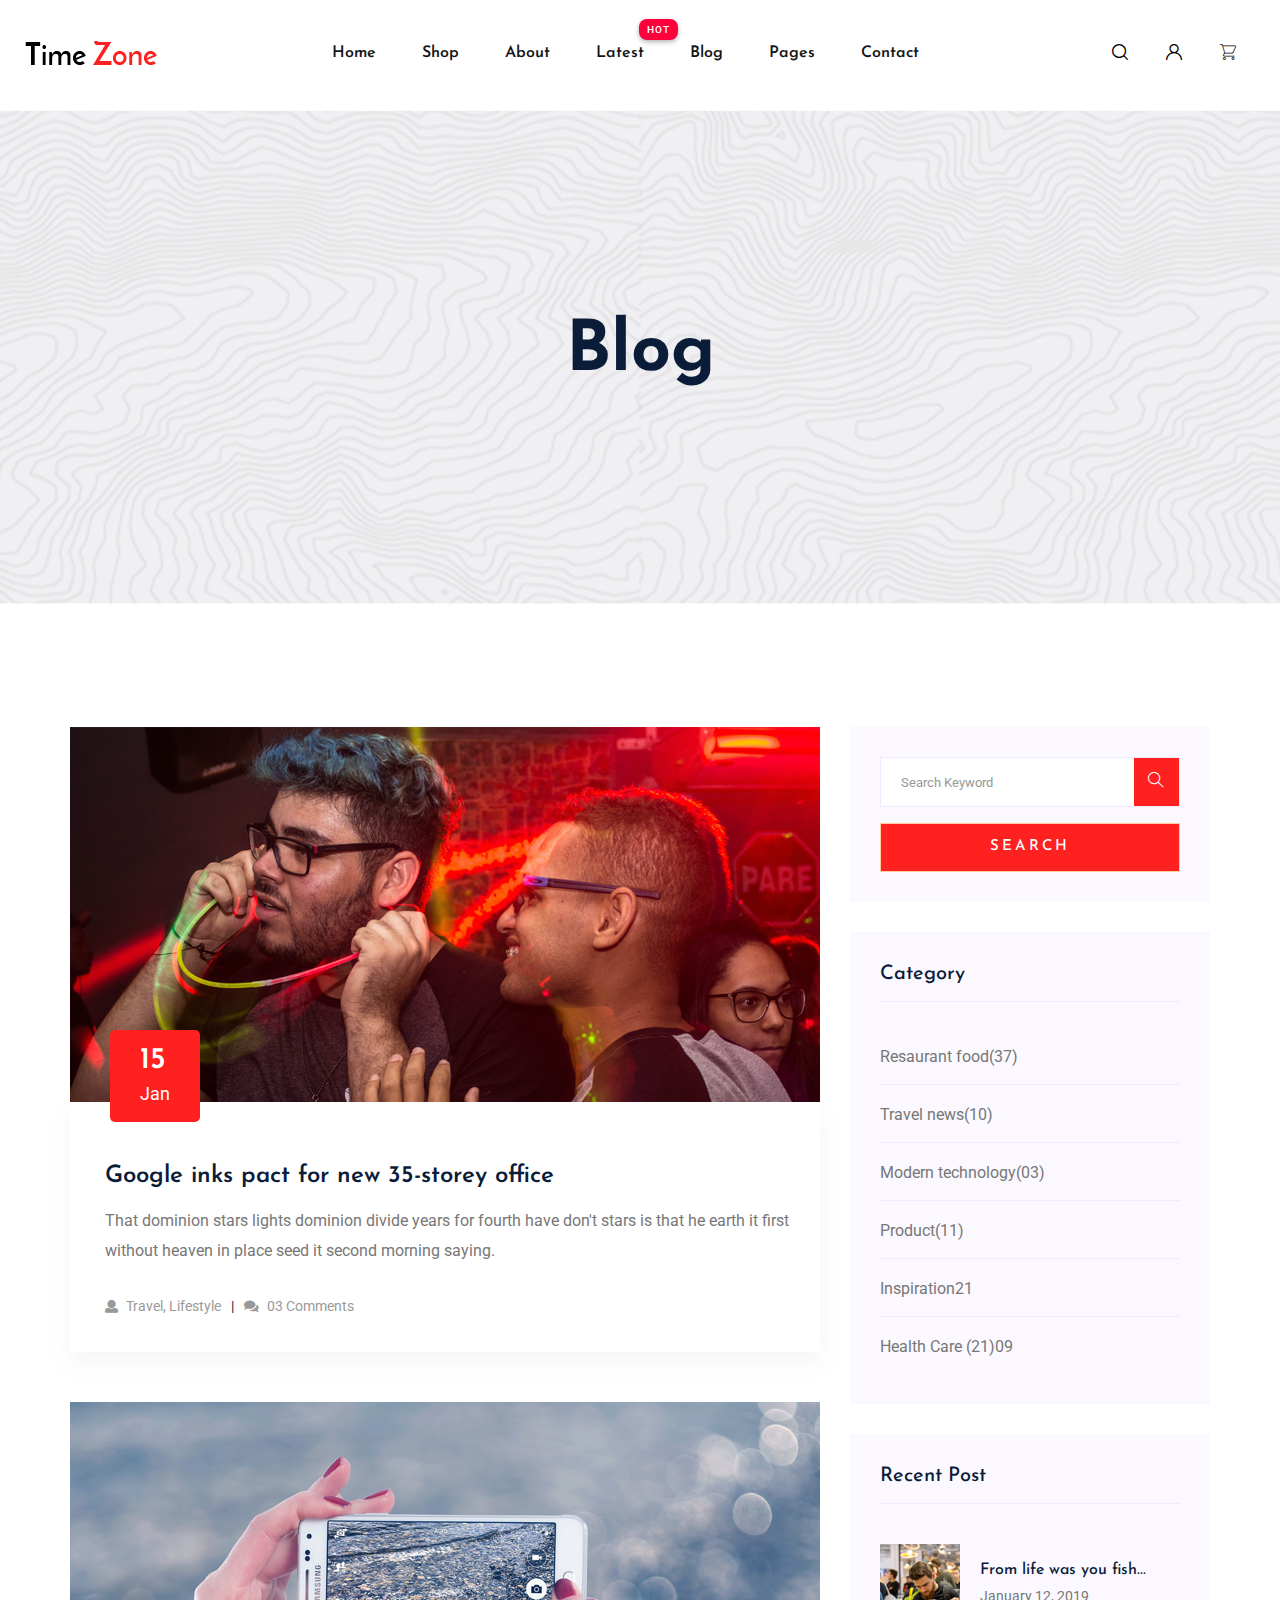
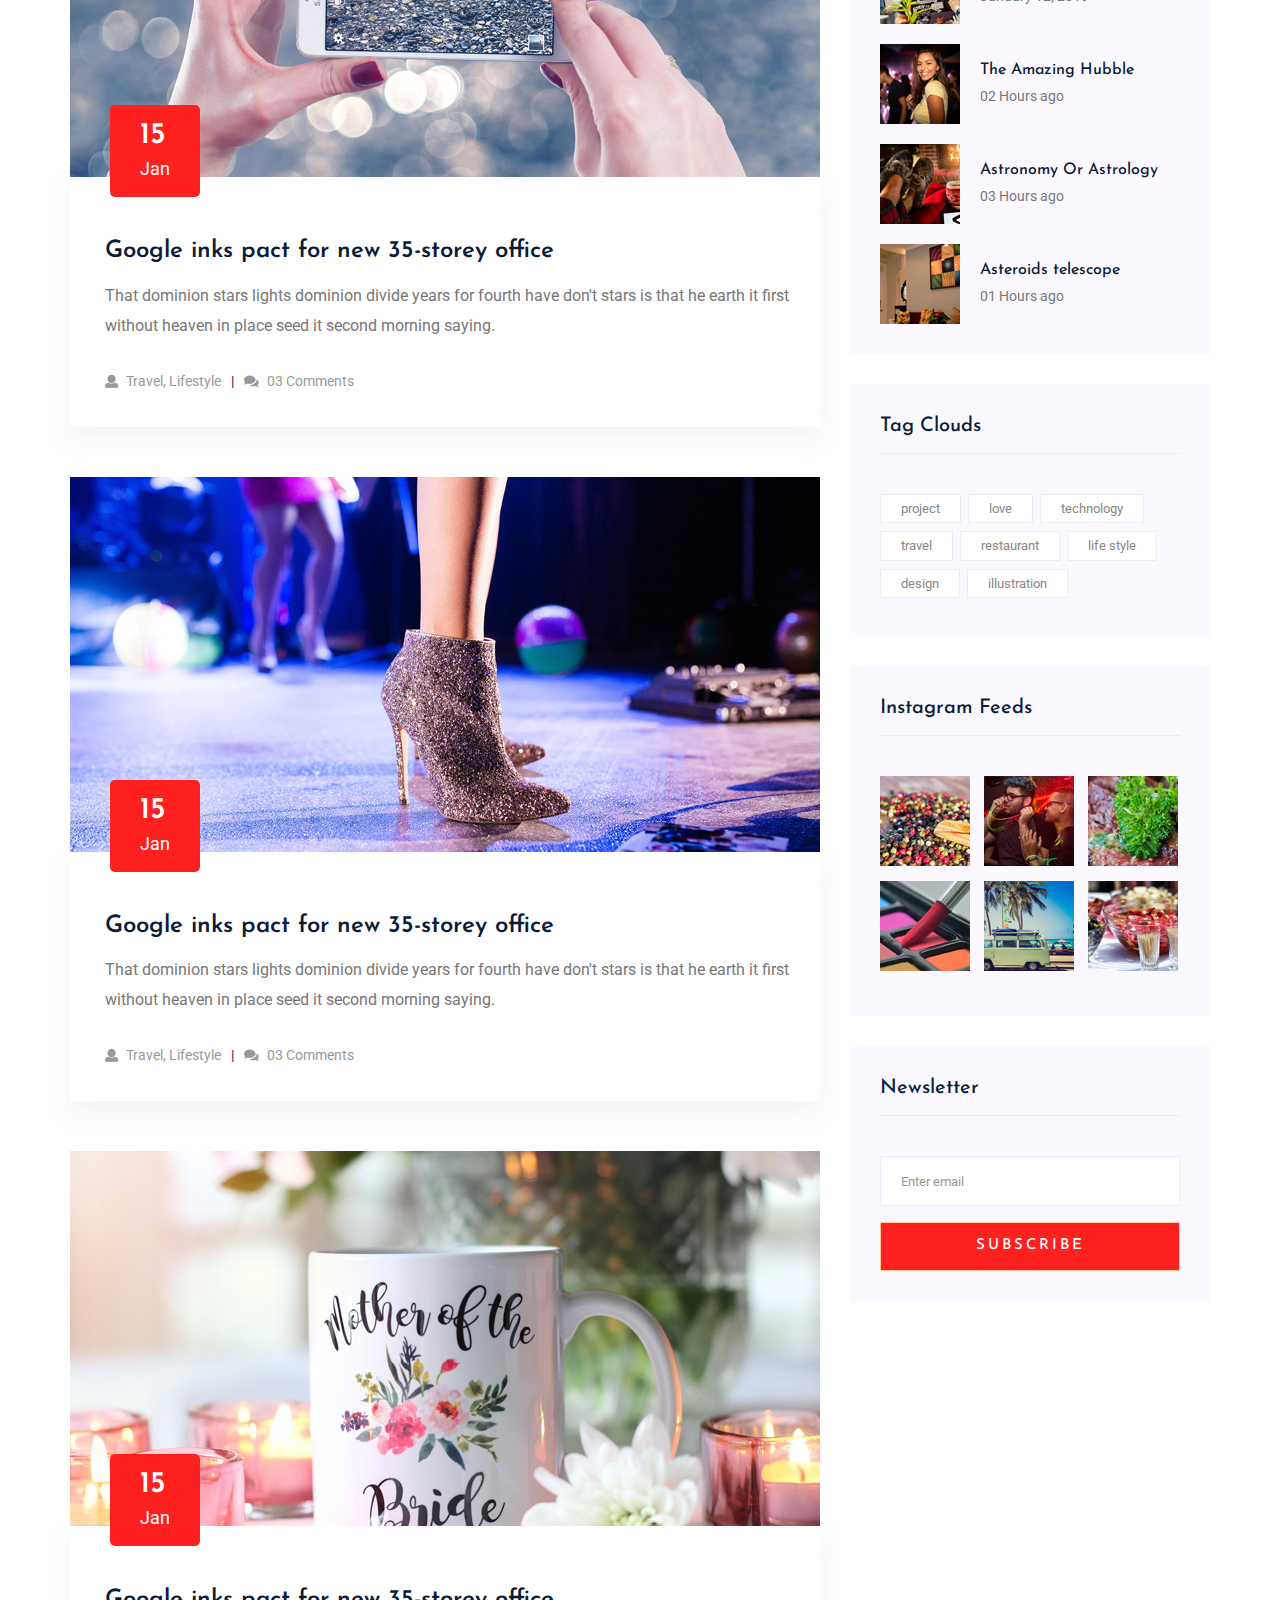
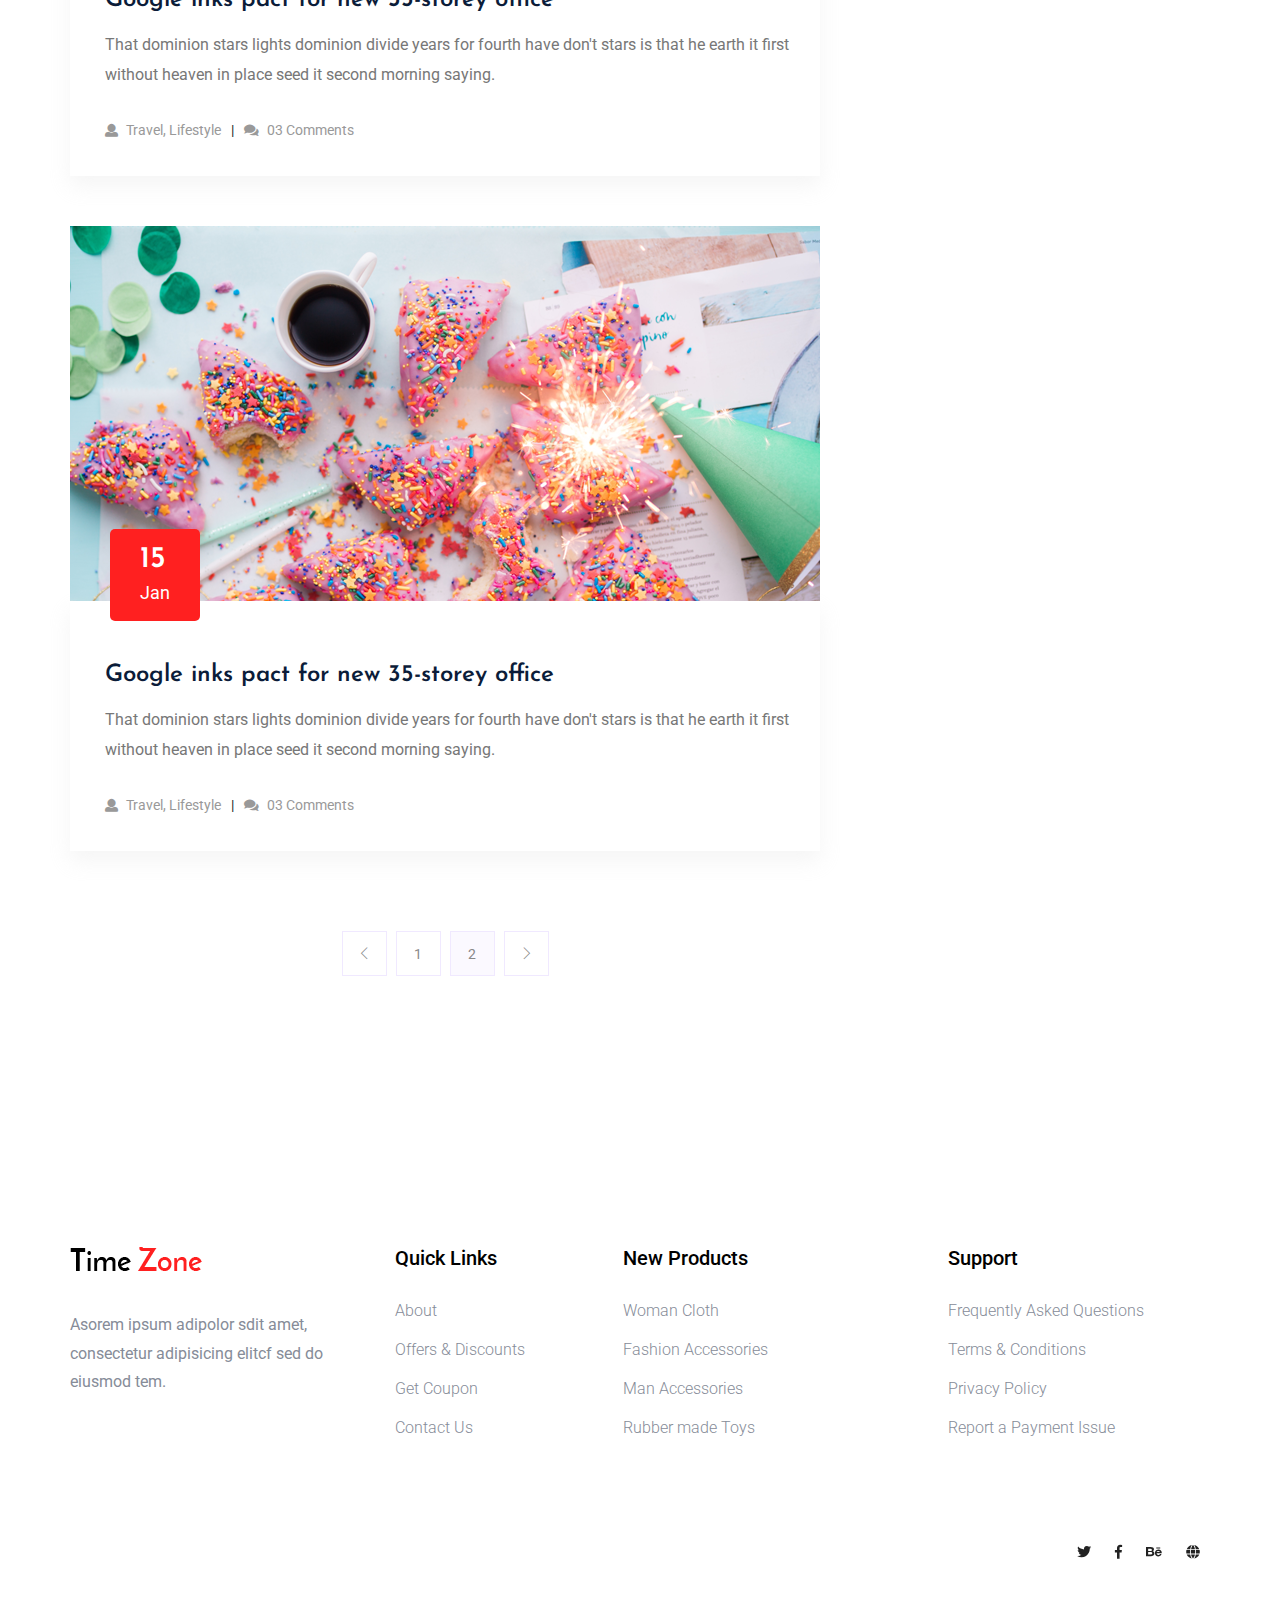
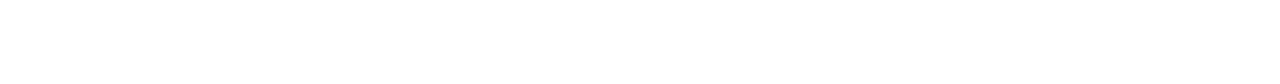
<file: blog.html>
<!doctype html>
<html class="no-js" lang="zxx">
<head>
    <meta charset="utf-8">
    <meta http-equiv="x-ua-compatible" content="ie=edge">
    <title>Watch's</title>
    <meta name="description" content="">
    <meta name="viewport" content="width=device-width, initial-scale=1">
    <link rel="manifest" href="site.webmanifest">
    <link rel="shortcut icon" type="image/x-icon" href="assets/img/watch-emoji.png">

    <!-- CSS here -->
        <link rel="stylesheet" href="assets/css/bootstrap.min.css">
        <link rel="stylesheet" href="assets/css/owl.carousel.min.css">
        <link rel="stylesheet" href="assets/css/flaticon.css">
        <link rel="stylesheet" href="assets/css/slicknav.css">
        <link rel="stylesheet" href="assets/css/animate.min.css">
        <link rel="stylesheet" href="assets/css/magnific-popup.css">
        <link rel="stylesheet" href="assets/css/fontawesome-all.min.css">
        <link rel="stylesheet" href="assets/css/themify-icons.css">
        <link rel="stylesheet" href="assets/css/slick.css">
        <link rel="stylesheet" href="assets/css/nice-select.css">
        <link rel="stylesheet" href="assets/css/style.css">
</head>
<body>
    <header>
        <!-- Header Start -->
        <div class="header-area">
            <div class="main-header header-sticky">
                <div class="container-fluid">
                    <div class="menu-wrapper">
                        <!-- Logo -->
                        <div class="logo">
                            <a href="index.html"><img src="assets/img/logo/logo.png" alt=""></a>
                        </div>
                        <!-- Main-menu -->
                        <div class="main-menu d-none d-lg-block">
                            <nav>                                                
                                <ul id="navigation">  
                                    <li><a href="index.html">Home</a></li>
                                    <li><a href="shop.html">shop</a></li>
                                    <li><a href="about.html">about</a></li>
                                    <li class="hot"><a href="#">Latest</a>
                                        <ul class="submenu">
                                            <li><a href="shop.html"> Product list</a></li>
                                            <li><a href="product_details.html"> Product Details</a></li>
                                        </ul>
                                    </li>
                                    <li><a href="blog.html">Blog</a>
                                        <ul class="submenu">
                                            <li><a href="blog.html">Blog</a></li>
                                            <li><a href="blog-details.html">Blog Details</a></li>
                                        </ul>
                                    </li>
                                    <li><a href="#">Pages</a>
                                        <ul class="submenu">
                                            <li><a href="login.html">Login</a></li>
                                            <li><a href="cart.html">Cart</a></li>
                                            <li><a href="elements.html">Element</a></li>
                                            <li><a href="confirmation.html">Confirmation</a></li>
                                            <li><a href="checkout.html">Product Checkout</a></li>
                                        </ul>
                                    </li>
                                    <li><a href="contact.html">Contact</a></li>
                                </ul>
                            </nav>
                        </div>
                        <!-- Header Right -->
                        <div class="header-right">
                            <ul>
                                <li>
                                    <div class="nav-search search-switch">
                                        <span class="flaticon-search"></span>
                                    </div>
                                </li>
                                <li> <a href="login.html"><span class="flaticon-user"></span></a></li>
                                <li><a href="cart.html"><span class="flaticon-shopping-cart"></span></a> </li>
                            </ul>
                        </div>
                    </div>
                    <!-- Mobile Menu -->
                    <div class="col-12">
                        <div class="mobile_menu d-block d-lg-none"></div>
                    </div>
                </div>
            </div>
        </div>
        <!-- Header End -->
    </header>
    <main>
        <!--? Hero Area Start-->
        <div class="slider-area ">
            <div class="single-slider slider-height2 d-flex align-items-center">
                <div class="container">
                    <div class="row">
                        <div class="col-xl-12">
                            <div class="hero-cap text-center">
                                <h2>Blog</h2>
                            </div>
                        </div>
                    </div>
                </div>
            </div>
        </div>
        <!--? Hero Area End-->
        <!--================Blog Area =================-->
        <section class="blog_area section-padding">
            <div class="container">
                <div class="row">
                    <div class="col-lg-8 mb-5 mb-lg-0">
                        <div class="blog_left_sidebar">
                            <article class="blog_item">
                                <div class="blog_item_img">
                                    <img class="card-img rounded-0" src="assets/img/blog/single_blog_1.png" alt="">
                                    <a href="#" class="blog_item_date">
                                        <h3>15</h3>
                                        <p>Jan</p>
                                    </a>
                                </div>

                                <div class="blog_details">
                                    <a class="d-inline-block" href="single-blog.html">
                                        <h2>Google inks pact for new 35-storey office</h2>
                                    </a>
                                    <p>That dominion stars lights dominion divide years for fourth have don't stars is that
                                        he earth it first without heaven in place seed it second morning saying.</p>
                                    <ul class="blog-info-link">
                                        <li><a href="#"><i class="fa fa-user"></i> Travel, Lifestyle</a></li>
                                        <li><a href="#"><i class="fa fa-comments"></i> 03 Comments</a></li>
                                    </ul>
                                </div>
                            </article>

                            <article class="blog_item">
                                <div class="blog_item_img">
                                    <img class="card-img rounded-0" src="assets/img/blog/single_blog_2.png" alt="">
                                    <a href="#" class="blog_item_date">
                                        <h3>15</h3>
                                        <p>Jan</p>
                                    </a>
                                </div>

                                <div class="blog_details">
                                    <a class="d-inline-block" href="single-blog.html">
                                        <h2>Google inks pact for new 35-storey office</h2>
                                    </a>
                                    <p>That dominion stars lights dominion divide years for fourth have don't stars is that
                                        he earth it first without heaven in place seed it second morning saying.</p>
                                    <ul class="blog-info-link">
                                        <li><a href="#"><i class="fa fa-user"></i> Travel, Lifestyle</a></li>
                                        <li><a href="#"><i class="fa fa-comments"></i> 03 Comments</a></li>
                                    </ul>
                                </div>
                            </article>

                            <article class="blog_item">
                                <div class="blog_item_img">
                                    <img class="card-img rounded-0" src="assets/img/blog/single_blog_3.png" alt="">
                                    <a href="#" class="blog_item_date">
                                        <h3>15</h3>
                                        <p>Jan</p>
                                    </a>
                                </div>

                                <div class="blog_details">
                                    <a class="d-inline-block" href="single-blog.html">
                                        <h2>Google inks pact for new 35-storey office</h2>
                                    </a>
                                    <p>That dominion stars lights dominion divide years for fourth have don't stars is that
                                        he earth it first without heaven in place seed it second morning saying.</p>
                                    <ul class="blog-info-link">
                                        <li><a href="#"><i class="fa fa-user"></i> Travel, Lifestyle</a></li>
                                        <li><a href="#"><i class="fa fa-comments"></i> 03 Comments</a></li>
                                    </ul>
                                </div>
                            </article>

                            <article class="blog_item">
                                <div class="blog_item_img">
                                    <img class="card-img rounded-0" src="assets/img/blog/single_blog_4.png" alt="">
                                    <a href="#" class="blog_item_date">
                                        <h3>15</h3>
                                        <p>Jan</p>
                                    </a>
                                </div>

                                <div class="blog_details">
                                    <a class="d-inline-block" href="single-blog.html">
                                        <h2>Google inks pact for new 35-storey office</h2>
                                    </a>
                                    <p>That dominion stars lights dominion divide years for fourth have don't stars is that
                                        he earth it first without heaven in place seed it second morning saying.</p>
                                    <ul class="blog-info-link">
                                        <li><a href="#"><i class="fa fa-user"></i> Travel, Lifestyle</a></li>
                                        <li><a href="#"><i class="fa fa-comments"></i> 03 Comments</a></li>
                                    </ul>
                                </div>
                            </article>

                            <article class="blog_item">
                                <div class="blog_item_img">
                                    <img class="card-img rounded-0" src="assets/img/blog/single_blog_5.png" alt="">
                                    <a href="#" class="blog_item_date">
                                        <h3>15</h3>
                                        <p>Jan</p>
                                    </a>
                                </div>

                                <div class="blog_details">
                                    <a class="d-inline-block" href="single-blog.html">
                                        <h2>Google inks pact for new 35-storey office</h2>
                                    </a>
                                    <p>That dominion stars lights dominion divide years for fourth have don't stars is that
                                        he earth it first without heaven in place seed it second morning saying.</p>
                                    <ul class="blog-info-link">
                                        <li><a href="#"><i class="fa fa-user"></i> Travel, Lifestyle</a></li>
                                        <li><a href="#"><i class="fa fa-comments"></i> 03 Comments</a></li>
                                    </ul>
                                </div>
                            </article>

                            <nav class="blog-pagination justify-content-center d-flex">
                                <ul class="pagination">
                                    <li class="page-item">
                                        <a href="#" class="page-link" aria-label="Previous">
                                            <i class="ti-angle-left"></i>
                                        </a>
                                    </li>
                                    <li class="page-item">
                                        <a href="#" class="page-link">1</a>
                                    </li>
                                    <li class="page-item active">
                                        <a href="#" class="page-link">2</a>
                                    </li>
                                    <li class="page-item">
                                        <a href="#" class="page-link" aria-label="Next">
                                            <i class="ti-angle-right"></i>
                                        </a>
                                    </li>
                                </ul>
                            </nav>
                        </div>
                    </div>
                    <div class="col-lg-4">
                        <div class="blog_right_sidebar">
                            <aside class="single_sidebar_widget search_widget">
                                <form action="#">
                                    <div class="form-group">
                                        <div class="input-group mb-3">
                                            <input type="text" class="form-control" placeholder='Search Keyword'
                                                onfocus="this.placeholder = ''"
                                                onblur="this.placeholder = 'Search Keyword'">
                                            <div class="input-group-append">
                                                <button class="btns" type="button"><i class="ti-search"></i></button>
                                            </div>
                                        </div>
                                    </div>
                                    <button class="button rounded-0 primary-bg text-white w-100 btn_1 boxed-btn"
                                        type="submit">Search</button>
                                </form>
                            </aside>

                            <aside class="single_sidebar_widget post_category_widget">
                                <h4 class="widget_title">Category</h4>
                                <ul class="list cat-list">
                                    <li>
                                        <a href="#" class="d-flex">
                                            <p>Resaurant food</p>
                                            <p>(37)</p>
                                        </a>
                                    </li>
                                    <li>
                                        <a href="#" class="d-flex">
                                            <p>Travel news</p>
                                            <p>(10)</p>
                                        </a>
                                    </li>
                                    <li>
                                        <a href="#" class="d-flex">
                                            <p>Modern technology</p>
                                            <p>(03)</p>
                                        </a>
                                    </li>
                                    <li>
                                        <a href="#" class="d-flex">
                                            <p>Product</p>
                                            <p>(11)</p>
                                        </a>
                                    </li>
                                    <li>
                                        <a href="#" class="d-flex">
                                            <p>Inspiration</p>
                                            <p>21</p>
                                        </a>
                                    </li>
                                    <li>
                                        <a href="#" class="d-flex">
                                            <p>Health Care (21)</p>
                                            <p>09</p>
                                        </a>
                                    </li>
                                </ul>
                            </aside>

                            <aside class="single_sidebar_widget popular_post_widget">
                                <h3 class="widget_title">Recent Post</h3>
                                <div class="media post_item">
                                    <img src="assets/img/post/post_1.png" alt="post">
                                    <div class="media-body">
                                        <a href="single-blog.html">
                                            <h3>From life was you fish...</h3>
                                        </a>
                                        <p>January 12, 2019</p>
                                    </div>
                                </div>
                                <div class="media post_item">
                                    <img src="assets/img/post/post_2.png" alt="post">
                                    <div class="media-body">
                                        <a href="single-blog.html">
                                            <h3>The Amazing Hubble</h3>
                                        </a>
                                        <p>02 Hours ago</p>
                                    </div>
                                </div>
                                <div class="media post_item">
                                    <img src="assets/img/post/post_3.png" alt="post">
                                    <div class="media-body">
                                        <a href="single-blog.html">
                                            <h3>Astronomy Or Astrology</h3>
                                        </a>
                                        <p>03 Hours ago</p>
                                    </div>
                                </div>
                                <div class="media post_item">
                                    <img src="assets/img/post/post_4.png" alt="post">
                                    <div class="media-body">
                                        <a href="single-blog.html">
                                            <h3>Asteroids telescope</h3>
                                        </a>
                                        <p>01 Hours ago</p>
                                    </div>
                                </div>
                            </aside>
                            <aside class="single_sidebar_widget tag_cloud_widget">
                                <h4 class="widget_title">Tag Clouds</h4>
                                <ul class="list">
                                    <li>
                                        <a href="#">project</a>
                                    </li>
                                    <li>
                                        <a href="#">love</a>
                                    </li>
                                    <li>
                                        <a href="#">technology</a>
                                    </li>
                                    <li>
                                        <a href="#">travel</a>
                                    </li>
                                    <li>
                                        <a href="#">restaurant</a>
                                    </li>
                                    <li>
                                        <a href="#">life style</a>
                                    </li>
                                    <li>
                                        <a href="#">design</a>
                                    </li>
                                    <li>
                                        <a href="#">illustration</a>
                                    </li>
                                </ul>
                            </aside>


                            <aside class="single_sidebar_widget instagram_feeds">
                                <h4 class="widget_title">Instagram Feeds</h4>
                                <ul class="instagram_row flex-wrap">
                                    <li>
                                        <a href="#">
                                            <img class="img-fluid" src="assets/img/post/post_5.png" alt="">
                                        </a>
                                    </li>
                                    <li>
                                        <a href="#">
                                            <img class="img-fluid" src="assets/img/post/post_6.png" alt="">
                                        </a>
                                    </li>
                                    <li>
                                        <a href="#">
                                            <img class="img-fluid" src="assets/img/post/post_7.png" alt="">
                                        </a>
                                    </li>
                                    <li>
                                        <a href="#">
                                            <img class="img-fluid" src="assets/img/post/post_8.png" alt="">
                                        </a>
                                    </li>
                                    <li>
                                        <a href="#">
                                            <img class="img-fluid" src="assets/img/post/post_9.png" alt="">
                                        </a>
                                    </li>
                                    <li>
                                        <a href="#">
                                            <img class="img-fluid" src="assets/img/post/post_10.png" alt="">
                                        </a>
                                    </li>
                                </ul>
                            </aside>


                            <aside class="single_sidebar_widget newsletter_widget">
                                <h4 class="widget_title">Newsletter</h4>

                                <form action="#">
                                    <div class="form-group">
                                        <input type="email" class="form-control" onfocus="this.placeholder = ''"
                                            onblur="this.placeholder = 'Enter email'" placeholder='Enter email' required>
                                    </div>
                                    <button class="button rounded-0 primary-bg text-white w-100 btn_1 boxed-btn"
                                        type="submit">Subscribe</button>
                                </form>
                            </aside>
                        </div>
                    </div>
                </div>
            </div>
        </section>
        <!--================Blog Area =================-->
    </main>
    <footer>
        <!-- Footer Start-->
        <div class="footer-area footer-padding">
            <div class="container">
                <div class="row d-flex justify-content-between">
                    <div class="col-xl-3 col-lg-3 col-md-5 col-sm-6">
                        <div class="single-footer-caption mb-50">
                            <div class="single-footer-caption mb-30">
                                <!-- logo -->
                                <div class="footer-logo">
                                    <a href="index.html"><img src="assets/img/logo/logo2_footer.png" alt=""></a>
                                </div>
                                <div class="footer-tittle">
                                    <div class="footer-pera">
                                        <p>Asorem ipsum adipolor sdit amet, consectetur adipisicing elitcf sed do eiusmod tem.</p>
                                </div>
                                </div>
                            </div>
                        </div>
                    </div>
                    <div class="col-xl-2 col-lg-3 col-md-3 col-sm-5">
                        <div class="single-footer-caption mb-50">
                            <div class="footer-tittle">
                                <h4>Quick Links</h4>
                                <ul>
                                    <li><a href="#">About</a></li>
                                    <li><a href="#"> Offers & Discounts</a></li>
                                    <li><a href="#"> Get Coupon</a></li>
                                    <li><a href="#">  Contact Us</a></li>
                                </ul>
                            </div>
                        </div>
                    </div>
                    <div class="col-xl-3 col-lg-3 col-md-4 col-sm-7">
                        <div class="single-footer-caption mb-50">
                            <div class="footer-tittle">
                                <h4>New Products</h4>
                                <ul>
                                    <li><a href="#">Woman Cloth</a></li>
                                    <li><a href="#">Fashion Accessories</a></li>
                                    <li><a href="#"> Man Accessories</a></li>
                                    <li><a href="#"> Rubber made Toys</a></li>
                                </ul>
                            </div>
                        </div>
                    </div>
                    <div class="col-xl-3 col-lg-3 col-md-5 col-sm-7">
                        <div class="single-footer-caption mb-50">
                            <div class="footer-tittle">
                                <h4>Support</h4>
                                <ul>
                                    <li><a href="#">Frequently Asked Questions</a></li>
                                    <li><a href="#">Terms & Conditions</a></li>
                                    <li><a href="#">Privacy Policy</a></li>
                                    <li><a href="#">Report a Payment Issue</a></li>
                                </ul>
                            </div>
                        </div>
                    </div>
                </div>
                <!-- Footer bottom -->
                <div class="row align-items-center">
                    <div class="col-xl-7 col-lg-8 col-md-7">
                        <div class="footer-copy-right">
                            <p><!-- Link back to Colorlib can't be removed. Template is licensed under CC BY 3.0. -->
  <!-- Copyright &copy;<script>document.write(new Date().getFullYear());</script> All rights reserved | This template is made with <i class="fa fa-heart" aria-hidden="true"></i> by <a href="https://colorlib.com" target="_blank">Colorlib</a> -->
  <!-- Link back to Colorlib can't be removed. Template is licensed under CC BY 3.0. --></p>                  
                        </div>
                    </div>
                    <div class="col-xl-5 col-lg-4 col-md-5">
                        <div class="footer-copy-right f-right">
                            <!-- social -->
                            <div class="footer-social">
                                <a href="#"><i class="fab fa-twitter"></i></a>
                                <a href="https://www.facebook.com/sai4ull"><i class="fab fa-facebook-f"></i></a>
                                <a href="#"><i class="fab fa-behance"></i></a>
                                <a href="#"><i class="fas fa-globe"></i></a>
                            </div>
                        </div>
                    </div>
                </div>
            </div>
        </div>
        <!-- Footer End-->
    </footer>
    <!--? Search model Begin -->
    <div class="search-model-box">
        <div class="h-100 d-flex align-items-center justify-content-center">
            <div class="search-close-btn">+</div>
            <form class="search-model-form">
                <input type="text" id="search-input" placeholder="Searching key.....">
            </form>
        </div>
    </div>
    <!-- Search model end -->

    <!-- JS here -->

    <script src="./assets/js/vendor/modernizr-3.5.0.min.js"></script>
    <!-- Jquery, Popper, Bootstrap -->
    <script src="./assets/js/vendor/jquery-1.12.4.min.js"></script>
    <script src="./assets/js/popper.min.js"></script>
    <script src="./assets/js/bootstrap.min.js"></script>
    <!-- Jquery Mobile Menu -->
    <script src="./assets/js/jquery.slicknav.min.js"></script>

    <!-- Jquery Slick , Owl-Carousel Plugins -->
    <script src="./assets/js/owl.carousel.min.js"></script>
    <script src="./assets/js/slick.min.js"></script>

    <!-- One Page, Animated-HeadLin -->
    <script src="./assets/js/wow.min.js"></script>
    <script src="./assets/js/animated.headline.js"></script>
    
    <!-- Scrollup, nice-select, sticky -->
    <script src="./assets/js/jquery.scrollUp.min.js"></script>
    <script src="./assets/js/jquery.nice-select.min.js"></script>
    <script src="./assets/js/jquery.sticky.js"></script>
    <script src="./assets/js/jquery.magnific-popup.js"></script>

    <!-- contact js -->
    <script src="./assets/js/contact.js"></script>
    <script src="./assets/js/jquery.form.js"></script>
    <script src="./assets/js/jquery.validate.min.js"></script>
    <script src="./assets/js/mail-script.js"></script>
    <script src="./assets/js/jquery.ajaxchimp.min.js"></script>
    
    <!-- Jquery Plugins, main Jquery -->	
    <script src="./assets/js/plugins.js"></script>
    <script src="./assets/js/main.js"></script>

</body>
</html>
</file>
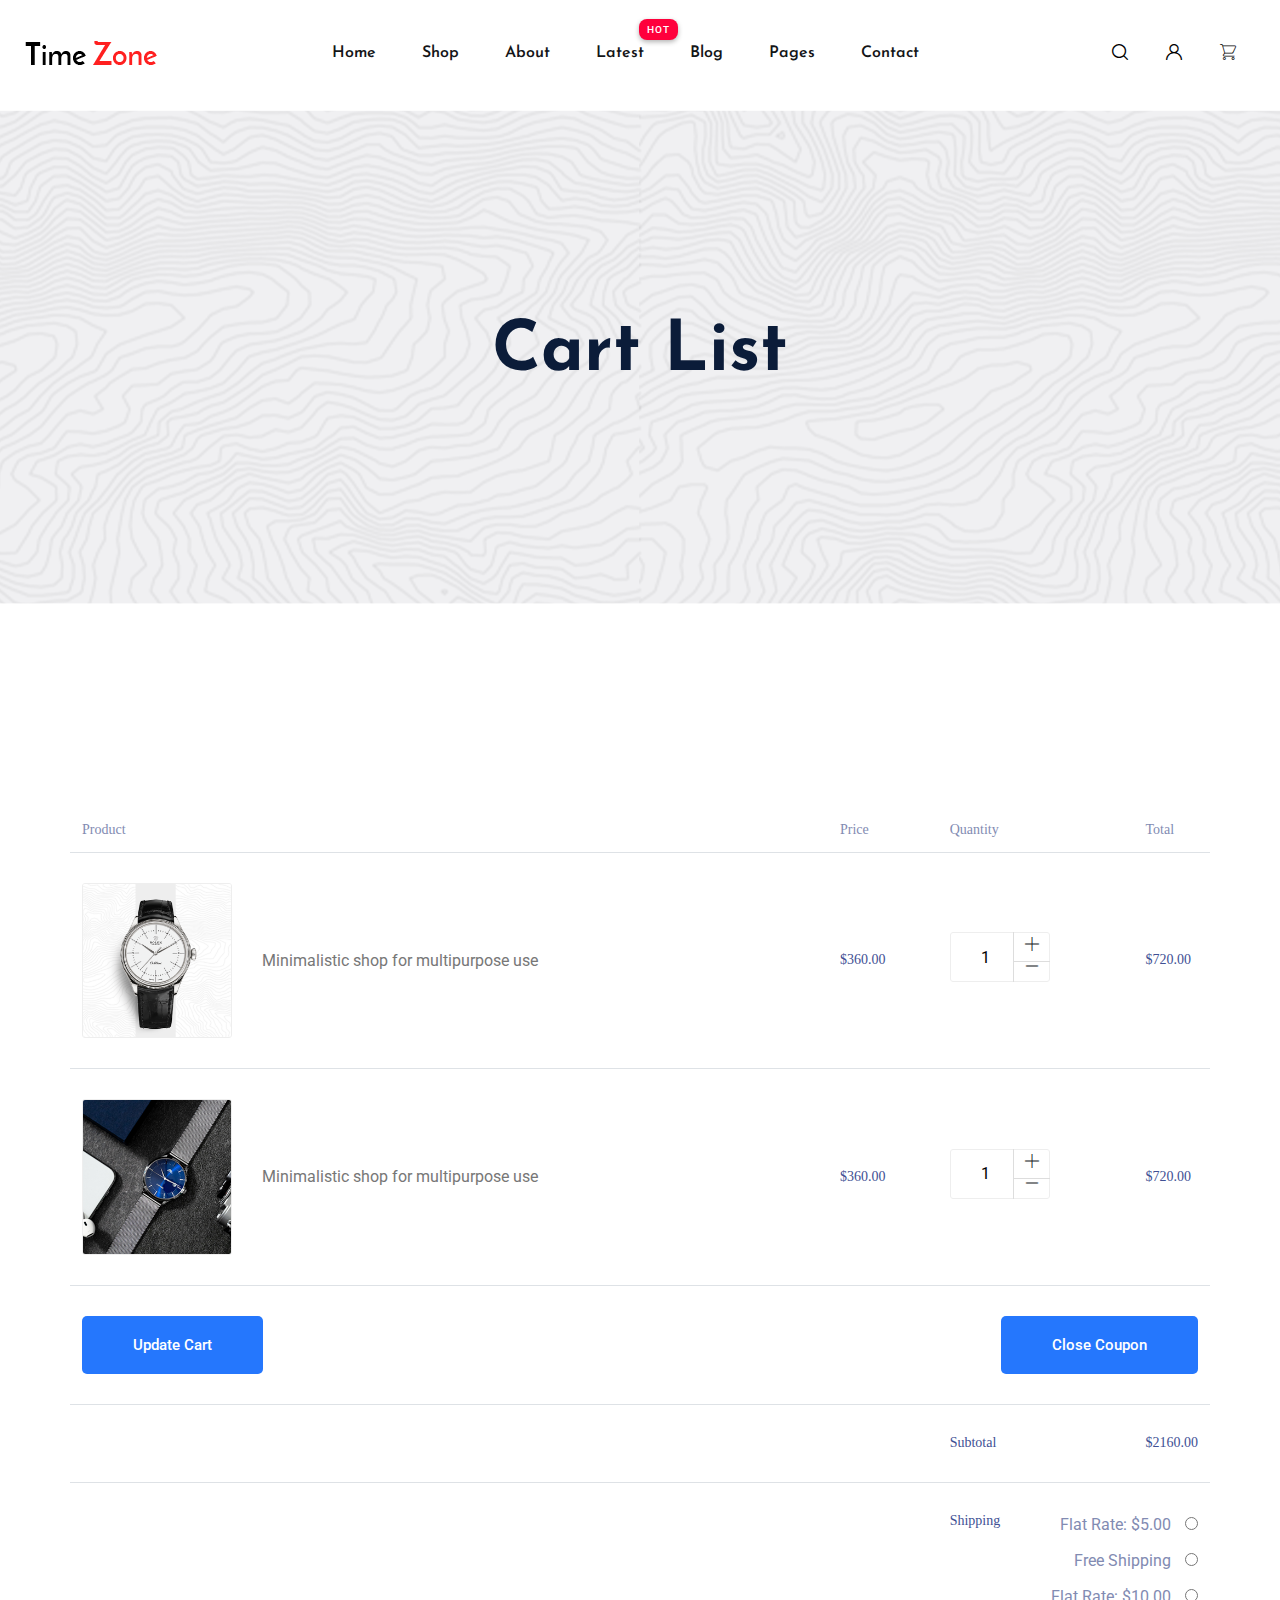
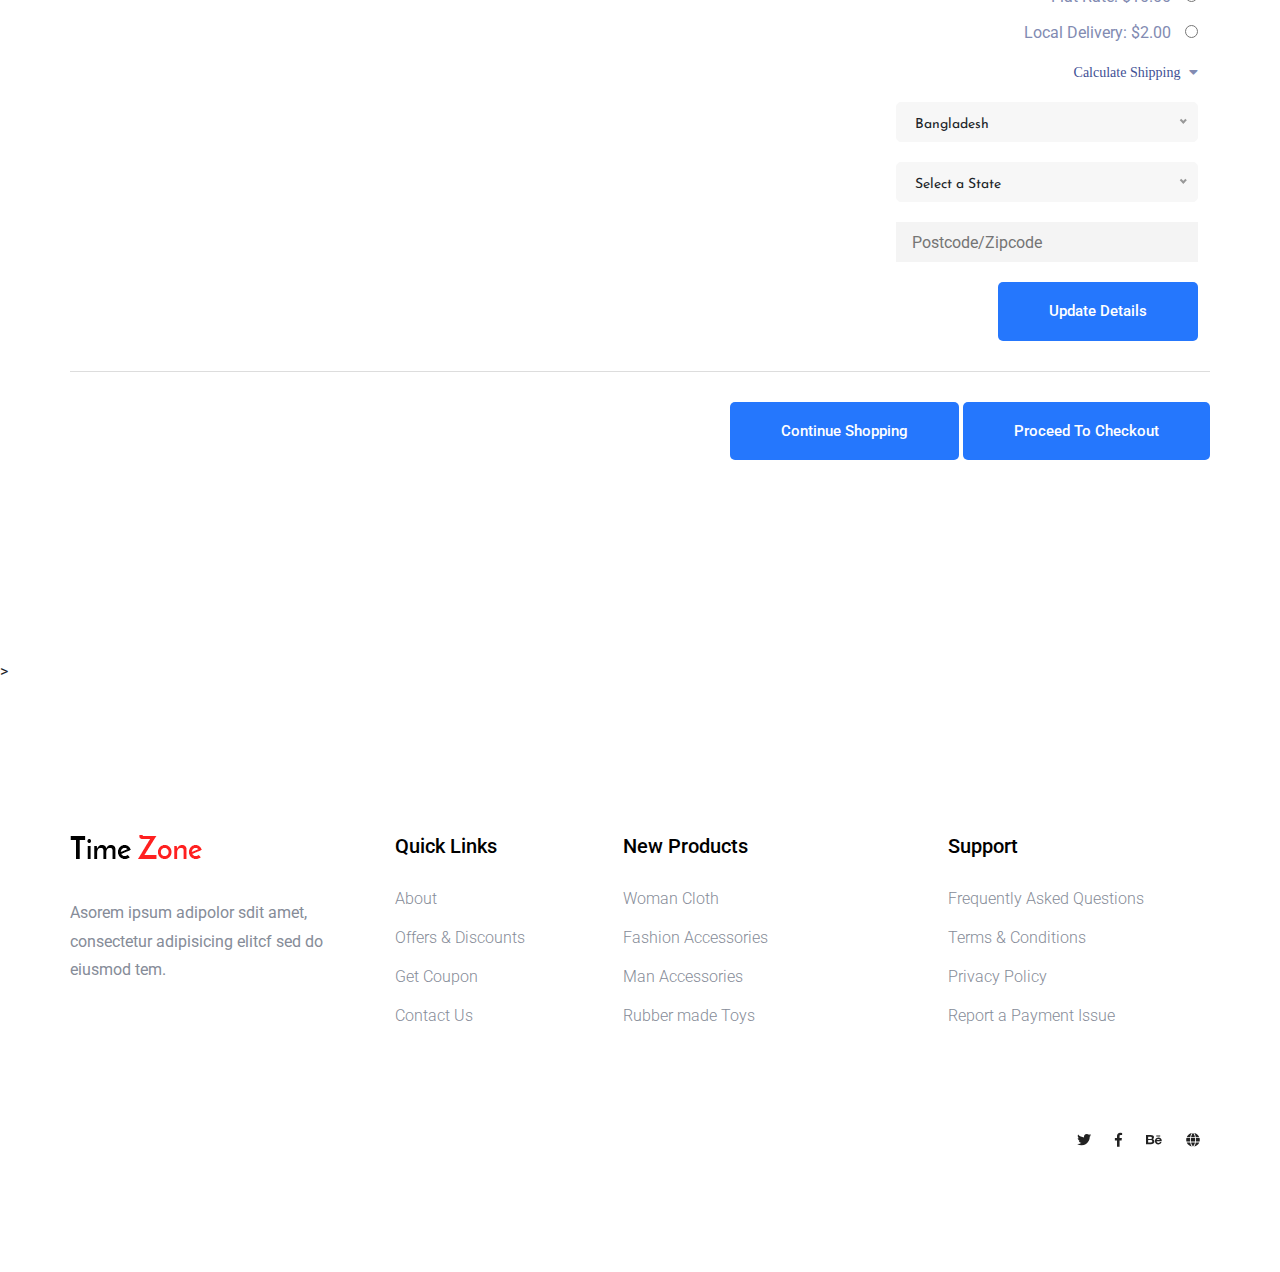
<file: cart.html>
<!doctype html>
<html lang="zxx">
<head>
  <meta charset="utf-8">
  <meta http-equiv="x-ua-compatible" content="ie=edge">
  <title>Watch's</title>
  <meta name="description" content="">
  <meta name="viewport" content="width=device-width, initial-scale=1">
  <link rel="manifest" href="site.webmanifest">
  <link rel="shortcut icon" type="image/x-icon" href="assets/img/watch-emoji.png">

  <!-- CSS here -->
      <link rel="stylesheet" href="assets/css/bootstrap.min.css">
      <link rel="stylesheet" href="assets/css/owl.carousel.min.css">
      <link rel="stylesheet" href="assets/css/flaticon.css">
      <link rel="stylesheet" href="assets/css/slicknav.css">
      <link rel="stylesheet" href="assets/css/animate.min.css">
      <link rel="stylesheet" href="assets/css/magnific-popup.css">
      <link rel="stylesheet" href="assets/css/fontawesome-all.min.css">
      <link rel="stylesheet" href="assets/css/themify-icons.css">
      <link rel="stylesheet" href="assets/css/slick.css">
      <link rel="stylesheet" href="assets/css/nice-select.css">
      <link rel="stylesheet" href="assets/css/style.css">
</head>

<body>
  <header>
    <!-- Header Start -->
    <div class="header-area">
        <div class="main-header header-sticky">
            <div class="container-fluid">
                <div class="menu-wrapper">
                    <!-- Logo -->
                    <div class="logo">
                        <a href="index.html"><img src="assets/img/logo/logo.png" alt=""></a>
                    </div>
                    <!-- Main-menu -->
                    <div class="main-menu d-none d-lg-block">
                        <nav>                                                
                            <ul id="navigation">  
                                <li><a href="index.html">Home</a></li>
                                <li><a href="shop.html">shop</a></li>
                                <li><a href="about.html">about</a></li>
                                <li class="hot"><a href="#">Latest</a>
                                    <ul class="submenu">
                                        <li><a href="shop.html"> Product list</a></li>
                                        <li><a href="product_details.html"> Product Details</a></li>
                                    </ul>
                                </li>
                                <li><a href="blog.html">Blog</a>
                                    <ul class="submenu">
                                        <li><a href="blog.html">Blog</a></li>
                                        <li><a href="blog-details.html">Blog Details</a></li>
                                    </ul>
                                </li>
                                <li><a href="#">Pages</a>
                                    <ul class="submenu">
                                        <li><a href="login.html">Login</a></li>
                                        <li><a href="cart.html">Cart</a></li>
                                        <li><a href="elements.html">Element</a></li>
                                        <li><a href="confirmation.html">Confirmation</a></li>
                                        <li><a href="checkout.html">Product Checkout</a></li>
                                    </ul>
                                </li>
                                <li><a href="contact.html">Contact</a></li>
                            </ul>
                        </nav>
                    </div>
                    <!-- Header Right -->
                    <div class="header-right">
                        <ul>
                            <li>
                                <div class="nav-search search-switch">
                                    <span class="flaticon-search"></span>
                                </div>
                            </li>
                            <li> <a href="login.html"><span class="flaticon-user"></span></a></li>
                            <li><a href="cart.html"><span class="flaticon-shopping-cart"></span></a> </li>
                        </ul>
                    </div>
                </div>
                <!-- Mobile Menu -->
                <div class="col-12">
                    <div class="mobile_menu d-block d-lg-none"></div>
                </div>
            </div>
        </div>
    </div>
    <!-- Header End -->
  </header>
  <main>
      <!-- Hero Area Start-->
      <div class="slider-area ">
          <div class="single-slider slider-height2 d-flex align-items-center">
              <div class="container">
                  <div class="row">
                      <div class="col-xl-12">
                          <div class="hero-cap text-center">
                              <h2>Cart List</h2>
                          </div>
                      </div>
                  </div>
              </div>
          </div>
      </div>
      <!--================Cart Area =================-->
      <section class="cart_area section_padding">
        <div class="container">
          <div class="cart_inner">
            <div class="table-responsive">
              <table class="table">
                <thead>
                  <tr>
                    <th scope="col">Product</th>
                    <th scope="col">Price</th>
                    <th scope="col">Quantity</th>
                    <th scope="col">Total</th>
                  </tr>
                </thead>
                <tbody>
                  <tr>
                    <td>
                      <div class="media">
                        <div class="d-flex">
                          <img src="assets/img/gallery/card1.png" alt="" />
                        </div>
                        <div class="media-body">
                          <p>Minimalistic shop for multipurpose use</p>
                        </div>
                      </div>
                    </td>
                    <td>
                      <h5>$360.00</h5>
                    </td>
                    <td>
                      <div class="product_count">
                        <span class="input-number-decrement"> <i class="ti-minus"></i></span>
                        <input class="input-number" type="text" value="1" min="0" max="10">
                        <span class="input-number-increment"> <i class="ti-plus"></i></span>
                      </div>
                    </td>
                    <td>
                      <h5>$720.00</h5>
                    </td>
                  </tr>
                  <tr>
                    <td>
                      <div class="media">
                        <div class="d-flex">
                          <img src="assets/img/gallery/card2.png" alt="" />
                        </div>
                        <div class="media-body">
                          <p>Minimalistic shop for multipurpose use</p>
                        </div>
                      </div>
                    </td>
                    <td>
                      <h5>$360.00</h5>
                    </td>
                    <td>
                      <div class="product_count">
                          <span class="input-number-decrement"> <i class="ti-minus"></i></span>
                          <input class="input-number" type="text" value="1" min="0" max="10">
                          <span class="input-number-increment"> <i class="ti-plus"></i></span>
                      </div>
                    </td>
                    <td>
                      <h5>$720.00</h5>
                    </td>
                  </tr>
                  <tr class="bottom_button">
                    <td>
                      <a class="btn_1" href="#">Update Cart</a>
                    </td>
                    <td></td>
                    <td></td>
                    <td>
                      <div class="cupon_text float-right">
                        <a class="btn_1" href="#">Close Coupon</a>
                      </div>
                    </td>
                  </tr>
                  <tr>
                    <td></td>
                    <td></td>
                    <td>
                      <h5>Subtotal</h5>
                    </td>
                    <td>
                      <h5>$2160.00</h5>
                    </td>
                  </tr>
                  <tr class="shipping_area">
                    <td></td>
                    <td></td>
                    <td>
                      <h5>Shipping</h5>
                    </td>
                    <td>
                      <div class="shipping_box">
                        <ul class="list">
                          <li>
                            Flat Rate: $5.00
                            <input type="radio" aria-label="Radio button for following text input">
                          </li>
                          <li>
                            Free Shipping
                            <input type="radio" aria-label="Radio button for following text input">
                          </li>
                          <li>
                            Flat Rate: $10.00
                            <input type="radio" aria-label="Radio button for following text input">
                          </li>
                          <li class="active">
                            Local Delivery: $2.00
                            <input type="radio" aria-label="Radio button for following text input">
                          </li>
                        </ul>
                        <h6>
                          Calculate Shipping
                          <i class="fa fa-caret-down" aria-hidden="true"></i>
                        </h6>
                        <select class="shipping_select">
                          <option value="1">Bangladesh</option>
                          <option value="2">India</option>
                          <option value="4">Pakistan</option>
                        </select>
                        <select class="shipping_select section_bg">
                          <option value="1">Select a State</option>
                          <option value="2">Select a State</option>
                          <option value="4">Select a State</option>
                        </select>
                        <input class="post_code" type="text" placeholder="Postcode/Zipcode" />
                        <a class="btn_1" href="#">Update Details</a>
                      </div>
                    </td>
                  </tr>
                </tbody>
              </table>
              <div class="checkout_btn_inner float-right">
                <a class="btn_1" href="#">Continue Shopping</a>
                <a class="btn_1 checkout_btn_1" href="#">Proceed to checkout</a>
              </div>
            </div>
          </div>
      </section>
      <!--================End Cart Area =================-->
  </main>>
  <footer>
      <!-- Footer Start-->
      <div class="footer-area footer-padding">
          <div class="container">
              <div class="row d-flex justify-content-between">
                  <div class="col-xl-3 col-lg-3 col-md-5 col-sm-6">
                      <div class="single-footer-caption mb-50">
                          <div class="single-footer-caption mb-30">
                              <!-- logo -->
                              <div class="footer-logo">
                                  <a href="index.html"><img src="assets/img/logo/logo2_footer.png" alt=""></a>
                              </div>
                              <div class="footer-tittle">
                                  <div class="footer-pera">
                                      <p>Asorem ipsum adipolor sdit amet, consectetur adipisicing elitcf sed do eiusmod tem.</p>
                              </div>
                              </div>
                          </div>
                      </div>
                  </div>
                  <div class="col-xl-2 col-lg-3 col-md-3 col-sm-5">
                      <div class="single-footer-caption mb-50">
                          <div class="footer-tittle">
                              <h4>Quick Links</h4>
                              <ul>
                                  <li><a href="#">About</a></li>
                                  <li><a href="#"> Offers & Discounts</a></li>
                                  <li><a href="#"> Get Coupon</a></li>
                                  <li><a href="#">  Contact Us</a></li>
                              </ul>
                          </div>
                      </div>
                  </div>
                  <div class="col-xl-3 col-lg-3 col-md-4 col-sm-7">
                      <div class="single-footer-caption mb-50">
                          <div class="footer-tittle">
                              <h4>New Products</h4>
                              <ul>
                                  <li><a href="#">Woman Cloth</a></li>
                                  <li><a href="#">Fashion Accessories</a></li>
                                  <li><a href="#"> Man Accessories</a></li>
                                  <li><a href="#"> Rubber made Toys</a></li>
                              </ul>
                          </div>
                      </div>
                  </div>
                  <div class="col-xl-3 col-lg-3 col-md-5 col-sm-7">
                      <div class="single-footer-caption mb-50">
                          <div class="footer-tittle">
                              <h4>Support</h4>
                              <ul>
                                  <li><a href="#">Frequently Asked Questions</a></li>
                                  <li><a href="#">Terms & Conditions</a></li>
                                  <li><a href="#">Privacy Policy</a></li>
                                  <li><a href="#">Report a Payment Issue</a></li>
                              </ul>
                          </div>
                      </div>
                  </div>
              </div>
              <!-- Footer bottom -->
              <div class="row align-items-center">
                  <div class="col-xl-7 col-lg-8 col-md-7">
                      <div class="footer-copy-right">
                          <p><!-- Link back to Colorlib can't be removed. Template is licensed under CC BY 3.0. -->
  <!-- Copyright &copy;<script>document.write(new Date().getFullYear());</script> All rights reserved | This template is made with <i class="fa fa-heart" aria-hidden="true"></i> by <a href="https://colorlib.com" target="_blank">Colorlib</a> -->
  <!-- Link back to Colorlib can't be removed. Template is licensed under CC BY 3.0. --></p>                 
                      </div>
                  </div>
                  <div class="col-xl-5 col-lg-4 col-md-5">
                      <div class="footer-copy-right f-right">
                          <!-- social -->
                          <div class="footer-social">
                              <a href="#"><i class="fab fa-twitter"></i></a>
                              <a href="https://www.facebook.com/sai4ull"><i class="fab fa-facebook-f"></i></a>
                              <a href="#"><i class="fab fa-behance"></i></a>
                              <a href="#"><i class="fas fa-globe"></i></a>
                          </div>
                      </div>
                  </div>
              </div>
          </div>
      </div>
      <!-- Footer End-->
  </footer>
  <!--? Search model Begin -->
  <div class="search-model-box">
      <div class="h-100 d-flex align-items-center justify-content-center">
          <div class="search-close-btn">+</div>
          <form class="search-model-form">
              <input type="text" id="search-input" placeholder="Searching key.....">
          </form>
      </div>
  </div>
  <!-- Search model end -->

  <!-- JS here -->

  <script src="./assets/js/vendor/modernizr-3.5.0.min.js"></script>
  <!-- Jquery, Popper, Bootstrap -->
  <script src="./assets/js/vendor/jquery-1.12.4.min.js"></script>
  <script src="./assets/js/popper.min.js"></script>
  <script src="./assets/js/bootstrap.min.js"></script>
  <!-- Jquery Mobile Menu -->
  <script src="./assets/js/jquery.slicknav.min.js"></script>

  <!-- Jquery Slick , Owl-Carousel Plugins -->
  <script src="./assets/js/owl.carousel.min.js"></script>
  <script src="./assets/js/slick.min.js"></script>

  <!-- One Page, Animated-HeadLin -->
  <script src="./assets/js/wow.min.js"></script>
  <script src="./assets/js/animated.headline.js"></script>
  
  <!-- Scrollup, nice-select, sticky -->
  <script src="./assets/js/jquery.scrollUp.min.js"></script>
  <script src="./assets/js/jquery.nice-select.min.js"></script>
  <script src="./assets/js/jquery.sticky.js"></script>
  <script src="./assets/js/jquery.magnific-popup.js"></script>

  <!-- contact js -->
  <script src="./assets/js/contact.js"></script>
  <script src="./assets/js/jquery.form.js"></script>
  <script src="./assets/js/jquery.validate.min.js"></script>
  <script src="./assets/js/mail-script.js"></script>
  <script src="./assets/js/jquery.ajaxchimp.min.js"></script>
  
  <!-- Jquery Plugins, main Jquery -->	
  <script src="./assets/js/plugins.js"></script>
  <script src="./assets/js/main.js"></script>

</body>
</html>
</file>
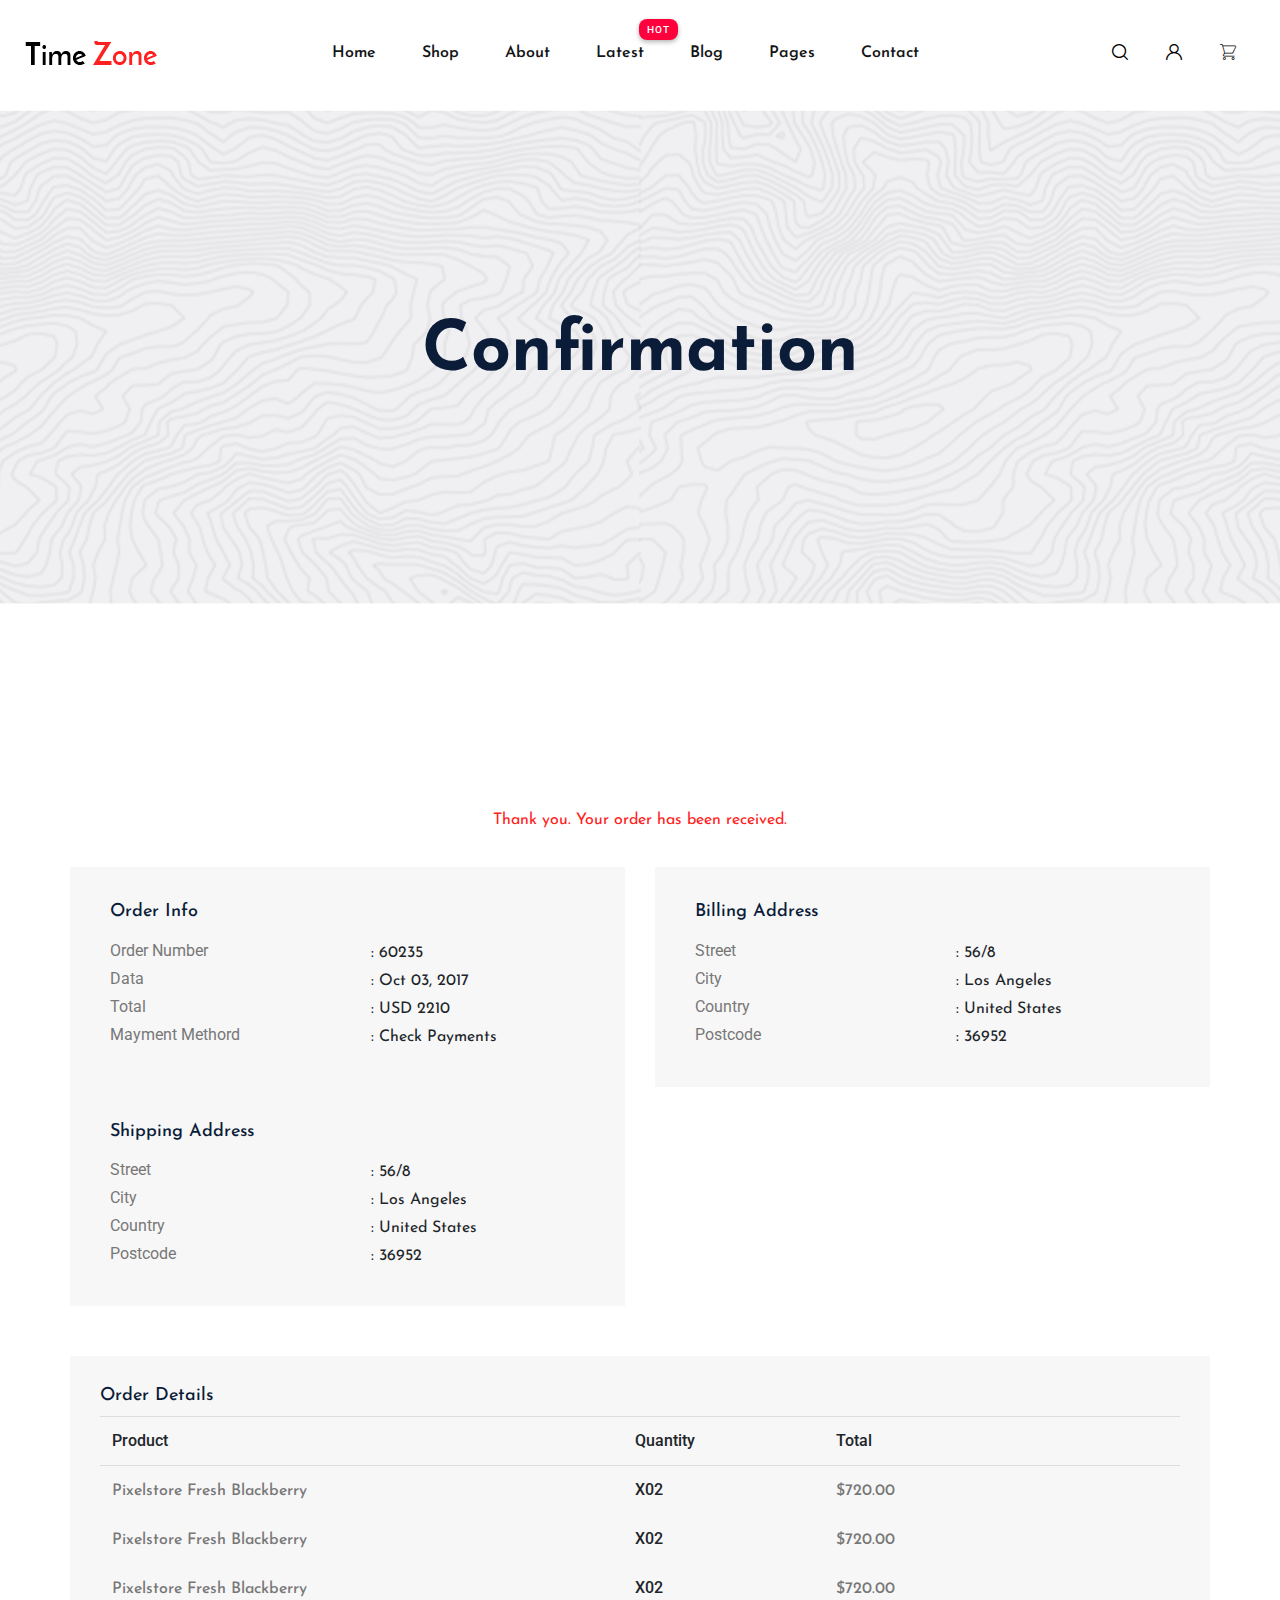
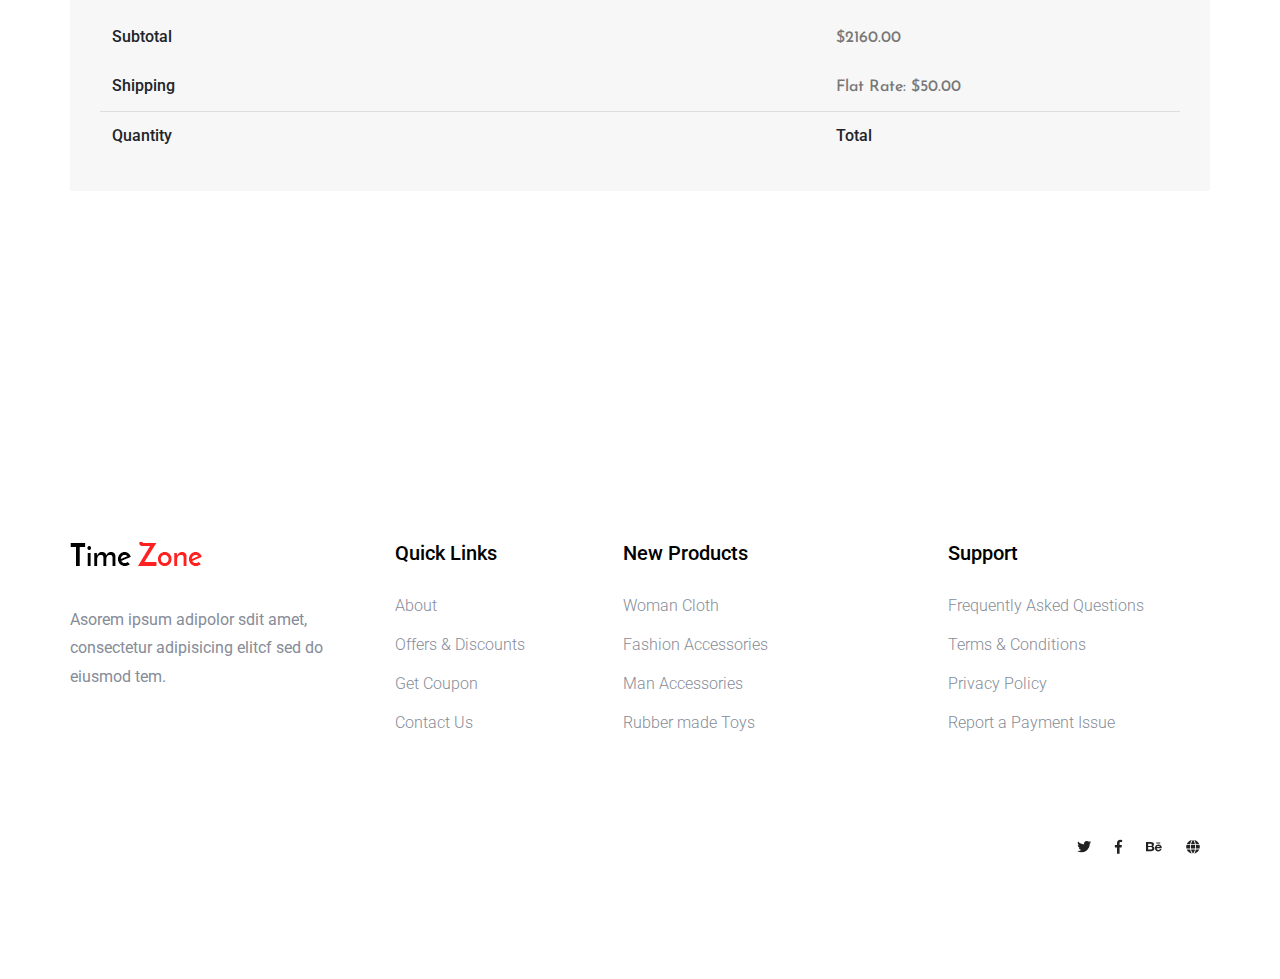
<file: confirmation.html>
<!doctype html>
<html lang="zxx">
<head>
  <meta charset="utf-8">
  <meta http-equiv="x-ua-compatible" content="ie=edge">
  <title>Watch's</title>
  <meta name="description" content="">
  <meta name="viewport" content="width=device-width, initial-scale=1">
  <link rel="manifest" href="site.webmanifest">
  <link rel="shortcut icon" type="image/x-icon" href="assets/img/watch-emoji.png">

  <!-- CSS here -->
    <link rel="stylesheet" href="assets/css/bootstrap.min.css">
    <link rel="stylesheet" href="assets/css/owl.carousel.min.css">
    <link rel="stylesheet" href="assets/css/flaticon.css">
    <link rel="stylesheet" href="assets/css/slicknav.css">
    <link rel="stylesheet" href="assets/css/animate.min.css">
    <link rel="stylesheet" href="assets/css/magnific-popup.css">
    <link rel="stylesheet" href="assets/css/fontawesome-all.min.css">
    <link rel="stylesheet" href="assets/css/themify-icons.css">
    <link rel="stylesheet" href="assets/css/slick.css">
    <link rel="stylesheet" href="assets/css/nice-select.css">
    <link rel="stylesheet" href="assets/css/style.css">
</head>

<body>
  <header>
    <!-- Header Start -->
    <div class="header-area">
        <div class="main-header header-sticky">
            <div class="container-fluid">
                <div class="menu-wrapper">
                    <!-- Logo -->
                    <div class="logo">
                        <a href="index.html"><img src="assets/img/logo/logo.png" alt=""></a>
                    </div>
                    <!-- Main-menu -->
                    <div class="main-menu d-none d-lg-block">
                        <nav>                                                
                            <ul id="navigation">  
                                <li><a href="index.html">Home</a></li>
                                <li><a href="shop.html">shop</a></li>
                                <li><a href="about.html">about</a></li>
                                <li class="hot"><a href="#">Latest</a>
                                    <ul class="submenu">
                                        <li><a href="shop.html"> Product list</a></li>
                                        <li><a href="product_details.html"> Product Details</a></li>
                                    </ul>
                                </li>
                                <li><a href="blog.html">Blog</a>
                                    <ul class="submenu">
                                        <li><a href="blog.html">Blog</a></li>
                                        <li><a href="blog-details.html">Blog Details</a></li>
                                    </ul>
                                </li>
                                <li><a href="#">Pages</a>
                                    <ul class="submenu">
                                        <li><a href="login.html">Login</a></li>
                                        <li><a href="cart.html">Cart</a></li>
                                        <li><a href="elements.html">Element</a></li>
                                        <li><a href="confirmation.html">Confirmation</a></li>
                                        <li><a href="checkout.html">Product Checkout</a></li>
                                    </ul>
                                </li>
                                <li><a href="contact.html">Contact</a></li>
                            </ul>
                        </nav>
                    </div>
                    <!-- Header Right -->
                    <div class="header-right">
                        <ul>
                            <li>
                                <div class="nav-search search-switch">
                                    <span class="flaticon-search"></span>
                                </div>
                            </li>
                            <li> <a href="login.html"><span class="flaticon-user"></span></a></li>
                            <li><a href="cart.html"><span class="flaticon-shopping-cart"></span></a> </li>
                        </ul>
                    </div>
                </div>
                <!-- Mobile Menu -->
                <div class="col-12">
                    <div class="mobile_menu d-block d-lg-none"></div>
                </div>
            </div>
        </div>
    </div>
    <!-- Header End -->
  </header>
  <main>
      <!-- Hero Area Start-->
      <div class="slider-area ">
          <div class="single-slider slider-height2 d-flex align-items-center">
              <div class="container">
                  <div class="row">
                      <div class="col-xl-12">
                          <div class="hero-cap text-center">
                              <h2>Confirmation</h2>
                          </div>
                      </div>
                  </div>
              </div>
          </div>
      </div>
      <!--================ confirmation part start =================-->
      <section class="confirmation_part section_padding">
        <div class="container">
          <div class="row">
            <div class="col-lg-12">
              <div class="confirmation_tittle">
                <span>Thank you. Your order has been received.</span>
              </div>
            </div>
            <div class="col-lg-6 col-lx-4">
              <div class="single_confirmation_details">
                <h4>order info</h4>
                <ul>
                  <li>
                    <p>order number</p><span>: 60235</span>
                  </li>
                  <li>
                    <p>data</p><span>: Oct 03, 2017</span>
                  </li>
                  <li>
                    <p>total</p><span>: USD 2210</span>
                  </li>
                  <li>
                    <p>mayment methord</p><span>: Check payments</span>
                  </li>
                </ul>
              </div>
            </div>
            <div class="col-lg-6 col-lx-4">
              <div class="single_confirmation_details">
                <h4>Billing Address</h4>
                <ul>
                  <li>
                    <p>Street</p><span>: 56/8</span>
                  </li>
                  <li>
                    <p>city</p><span>: Los Angeles</span>
                  </li>
                  <li>
                    <p>country</p><span>: United States</span>
                  </li>
                  <li>
                    <p>postcode</p><span>: 36952</span>
                  </li>
                </ul>
              </div>
            </div>
            <div class="col-lg-6 col-lx-4">
              <div class="single_confirmation_details">
                <h4>shipping Address</h4>
                <ul>
                  <li>
                    <p>Street</p><span>: 56/8</span>
                  </li>
                  <li>
                    <p>city</p><span>: Los Angeles</span>
                  </li>
                  <li>
                    <p>country</p><span>: United States</span>
                  </li>
                  <li>
                    <p>postcode</p><span>: 36952</span>
                  </li>
                </ul>
              </div>
            </div>
          </div>
          <div class="row">
            <div class="col-lg-12">
              <div class="order_details_iner">
                <h3>Order Details</h3>
                <table class="table table-borderless">
                  <thead>
                    <tr>
                      <th scope="col" colspan="2">Product</th>
                      <th scope="col">Quantity</th>
                      <th scope="col">Total</th>
                    </tr>
                  </thead>
                  <tbody>
                    <tr>
                      <th colspan="2"><span>Pixelstore fresh Blackberry</span></th>
                      <th>x02</th>
                      <th> <span>$720.00</span></th>
                    </tr>
                    <tr>
                      <th colspan="2"><span>Pixelstore fresh Blackberry</span></th>
                      <th>x02</th>
                      <th> <span>$720.00</span></th>
                    </tr>
                    <tr>
                      <th colspan="2"><span>Pixelstore fresh Blackberry</span></th>
                      <th>x02</th>
                      <th> <span>$720.00</span></th>
                    </tr>
                    <tr>
                      <th colspan="3">Subtotal</th>
                      <th> <span>$2160.00</span></th>
                    </tr>
                    <tr>
                      <th colspan="3">shipping</th>
                      <th><span>flat rate: $50.00</span></th>
                    </tr>
                  </tbody>
                  <tfoot>
                    <tr>
                      <th scope="col" colspan="3">Quantity</th>
                      <th scope="col">Total</th>
                    </tr>
                  </tfoot>
                </table>
              </div>
            </div>
          </div>
        </div>
      </section>
      <!--================ confirmation part end =================-->
  </main>
  <footer>
    <!-- Footer Start-->
    <div class="footer-area footer-padding">
        <div class="container">
            <div class="row d-flex justify-content-between">
                <div class="col-xl-3 col-lg-3 col-md-5 col-sm-6">
                    <div class="single-footer-caption mb-50">
                        <div class="single-footer-caption mb-30">
                            <!-- logo -->
                            <div class="footer-logo">
                                <a href="index.html"><img src="assets/img/logo/logo2_footer.png" alt=""></a>
                            </div>
                            <div class="footer-tittle">
                                <div class="footer-pera">
                                    <p>Asorem ipsum adipolor sdit amet, consectetur adipisicing elitcf sed do eiusmod tem.</p>
                            </div>
                            </div>
                        </div>
                    </div>
                </div>
                <div class="col-xl-2 col-lg-3 col-md-3 col-sm-5">
                    <div class="single-footer-caption mb-50">
                        <div class="footer-tittle">
                            <h4>Quick Links</h4>
                            <ul>
                                <li><a href="#">About</a></li>
                                <li><a href="#"> Offers & Discounts</a></li>
                                <li><a href="#"> Get Coupon</a></li>
                                <li><a href="#">  Contact Us</a></li>
                            </ul>
                        </div>
                    </div>
                </div>
                <div class="col-xl-3 col-lg-3 col-md-4 col-sm-7">
                    <div class="single-footer-caption mb-50">
                        <div class="footer-tittle">
                            <h4>New Products</h4>
                            <ul>
                                <li><a href="#">Woman Cloth</a></li>
                                <li><a href="#">Fashion Accessories</a></li>
                                <li><a href="#"> Man Accessories</a></li>
                                <li><a href="#"> Rubber made Toys</a></li>
                            </ul>
                        </div>
                    </div>
                </div>
                <div class="col-xl-3 col-lg-3 col-md-5 col-sm-7">
                    <div class="single-footer-caption mb-50">
                        <div class="footer-tittle">
                            <h4>Support</h4>
                            <ul>
                                <li><a href="#">Frequently Asked Questions</a></li>
                                <li><a href="#">Terms & Conditions</a></li>
                                <li><a href="#">Privacy Policy</a></li>
                                <li><a href="#">Report a Payment Issue</a></li>
                            </ul>
                        </div>
                    </div>
                </div>
            </div>
            <!-- Footer bottom -->
            <div class="row align-items-center">
                <div class="col-xl-7 col-lg-8 col-md-7">
                    <div class="footer-copy-right">
                        <p><!-- Link back to Colorlib can't be removed. Template is licensed under CC BY 3.0. -->
  <!-- Copyright &copy;<script>document.write(new Date().getFullYear());</script> All rights reserved | This template is made with <i class="fa fa-heart" aria-hidden="true"></i> by <a href="https://colorlib.com" target="_blank">Colorlib</a> -->
  <!-- Link back to Colorlib can't be removed. Template is licensed under CC BY 3.0. --></p>                 
                    </div>
                </div>
                <div class="col-xl-5 col-lg-4 col-md-5">
                    <div class="footer-copy-right f-right">
                        <!-- social -->
                        <div class="footer-social">
                            <a href="#"><i class="fab fa-twitter"></i></a>
                            <a href="https://www.facebook.com/sai4ull"><i class="fab fa-facebook-f"></i></a>
                            <a href="#"><i class="fab fa-behance"></i></a>
                            <a href="#"><i class="fas fa-globe"></i></a>
                        </div>
                    </div>
                </div>
            </div>
        </div>
    </div>
    <!-- Footer End-->
  </footer>
  <!--? Search model Begin -->
  <div class="search-model-box">
    <div class="h-100 d-flex align-items-center justify-content-center">
        <div class="search-close-btn">+</div>
        <form class="search-model-form">
            <input type="text" id="search-input" placeholder="Searching key.....">
        </form>
    </div>
  </div>
  <!-- Search model end -->

  <!-- JS here -->
  
  <script src="./assets/js/vendor/modernizr-3.5.0.min.js"></script>
  <!-- Jquery, Popper, Bootstrap -->
  <script src="./assets/js/vendor/jquery-1.12.4.min.js"></script>
  <script src="./assets/js/popper.min.js"></script>
  <script src="./assets/js/bootstrap.min.js"></script>
  <!-- Jquery Mobile Menu -->
  <script src="./assets/js/jquery.slicknav.min.js"></script>

  <!-- Jquery Slick , Owl-Carousel Plugins -->
  <script src="./assets/js/owl.carousel.min.js"></script>
  <script src="./assets/js/slick.min.js"></script>

  <!-- One Page, Animated-HeadLin -->
  <script src="./assets/js/wow.min.js"></script>
  <script src="./assets/js/animated.headline.js"></script>
  <script src="./assets/js/jquery.magnific-popup.js"></script>

  <!-- Scroll up, nice-select, sticky -->
  <script src="./assets/js/jquery.scrollUp.min.js"></script>
  <script src="./assets/js/jquery.nice-select.min.js"></script>
  <script src="./assets/js/jquery.sticky.js"></script>
  
  <!-- contact js -->
  <script src="./assets/js/contact.js"></script>
  <script src="./assets/js/jquery.form.js"></script>
  <script src="./assets/js/jquery.validate.min.js"></script>
  <script src="./assets/js/mail-script.js"></script>
  <script src="./assets/js/jquery.ajaxchimp.min.js"></script>
      
  <!-- Jquery Plugins, main Jquery -->	
  <script src="./assets/js/plugins.js"></script>
  <script src="./assets/js/main.js"></script>
      
</body>
</html>
</file>
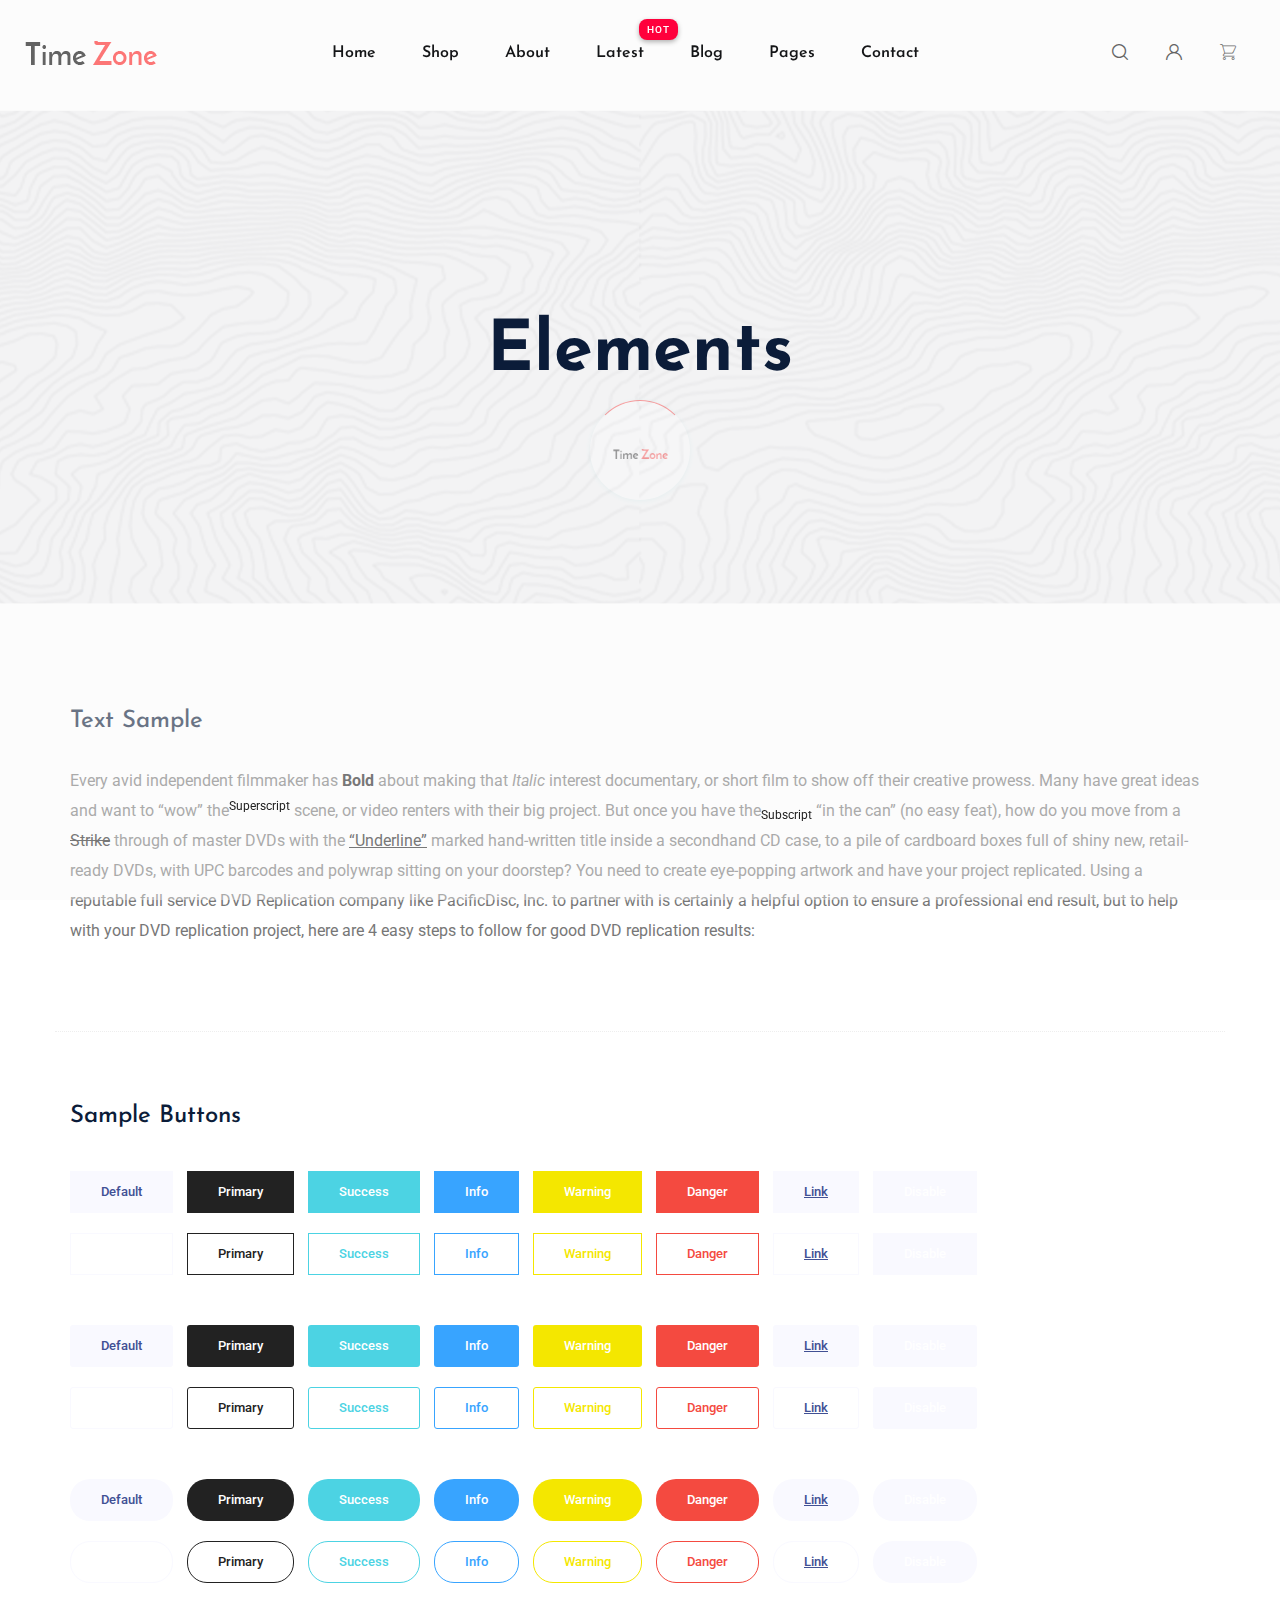
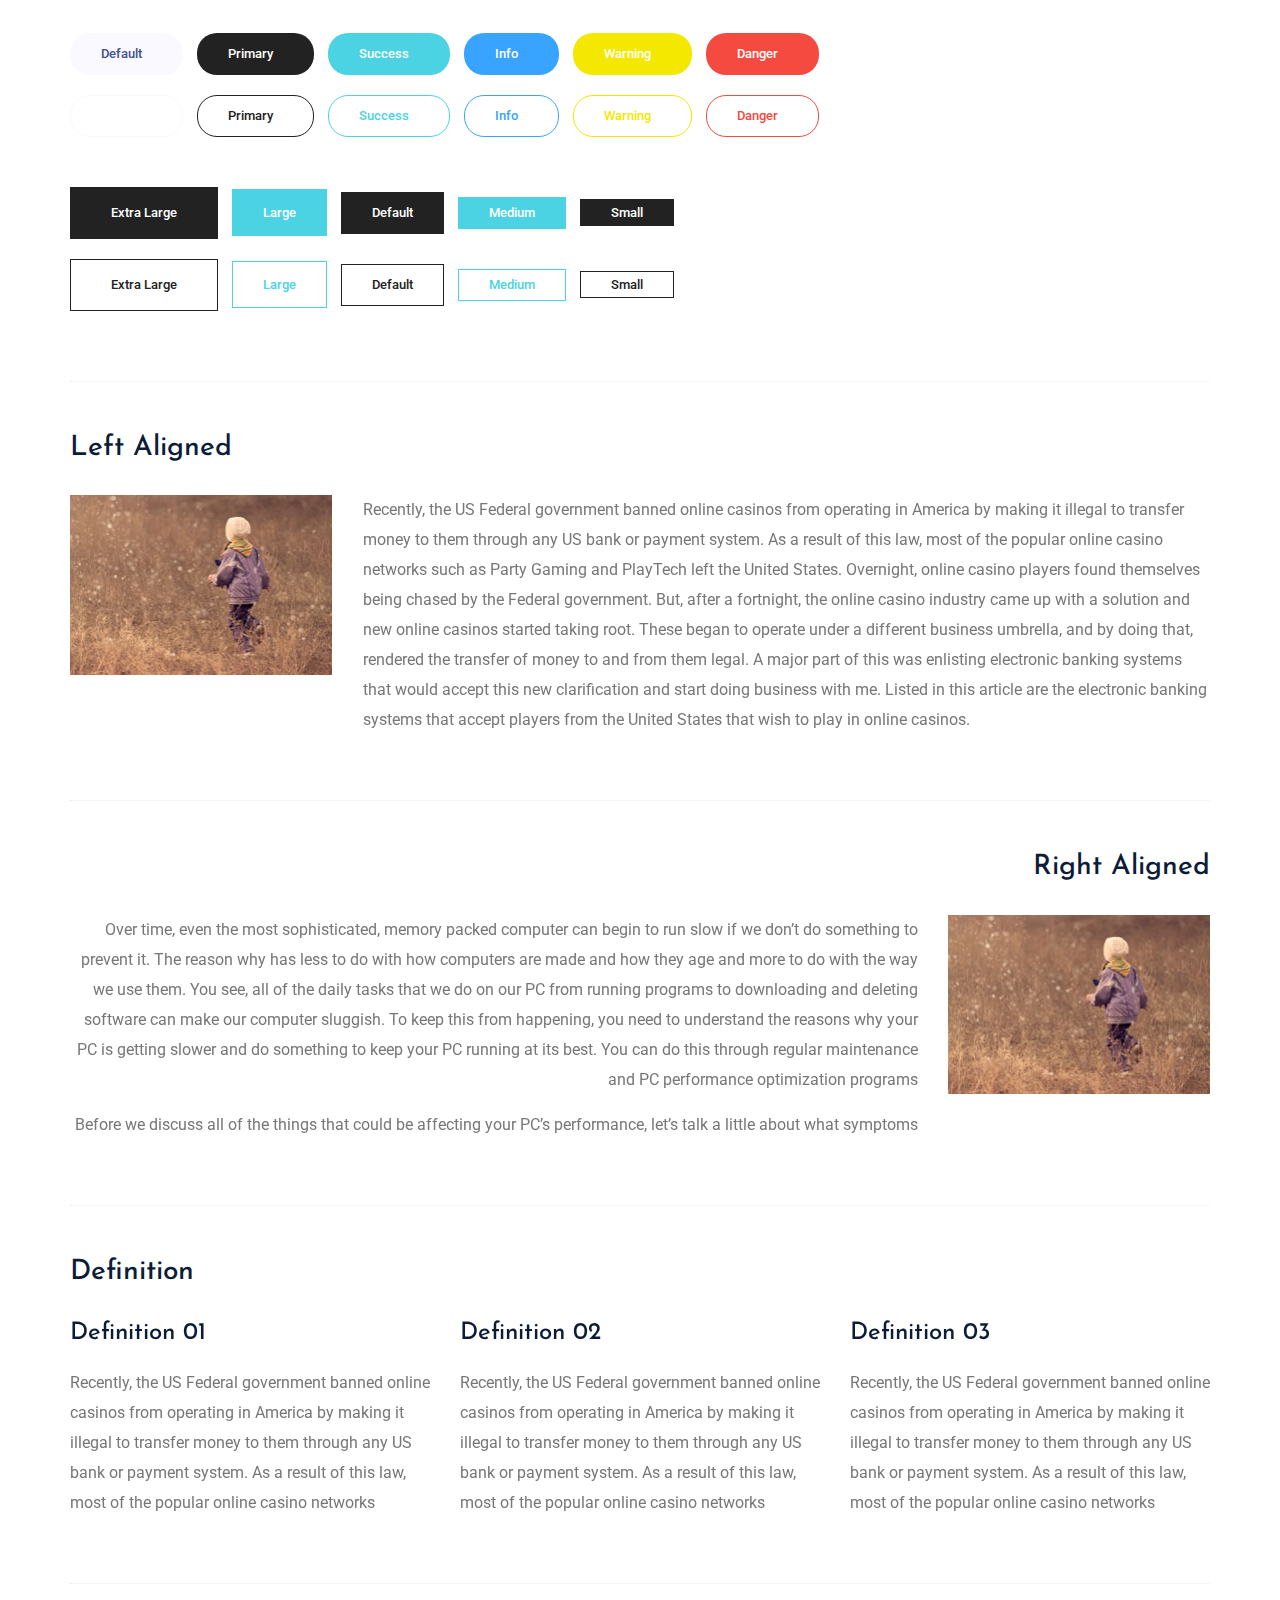
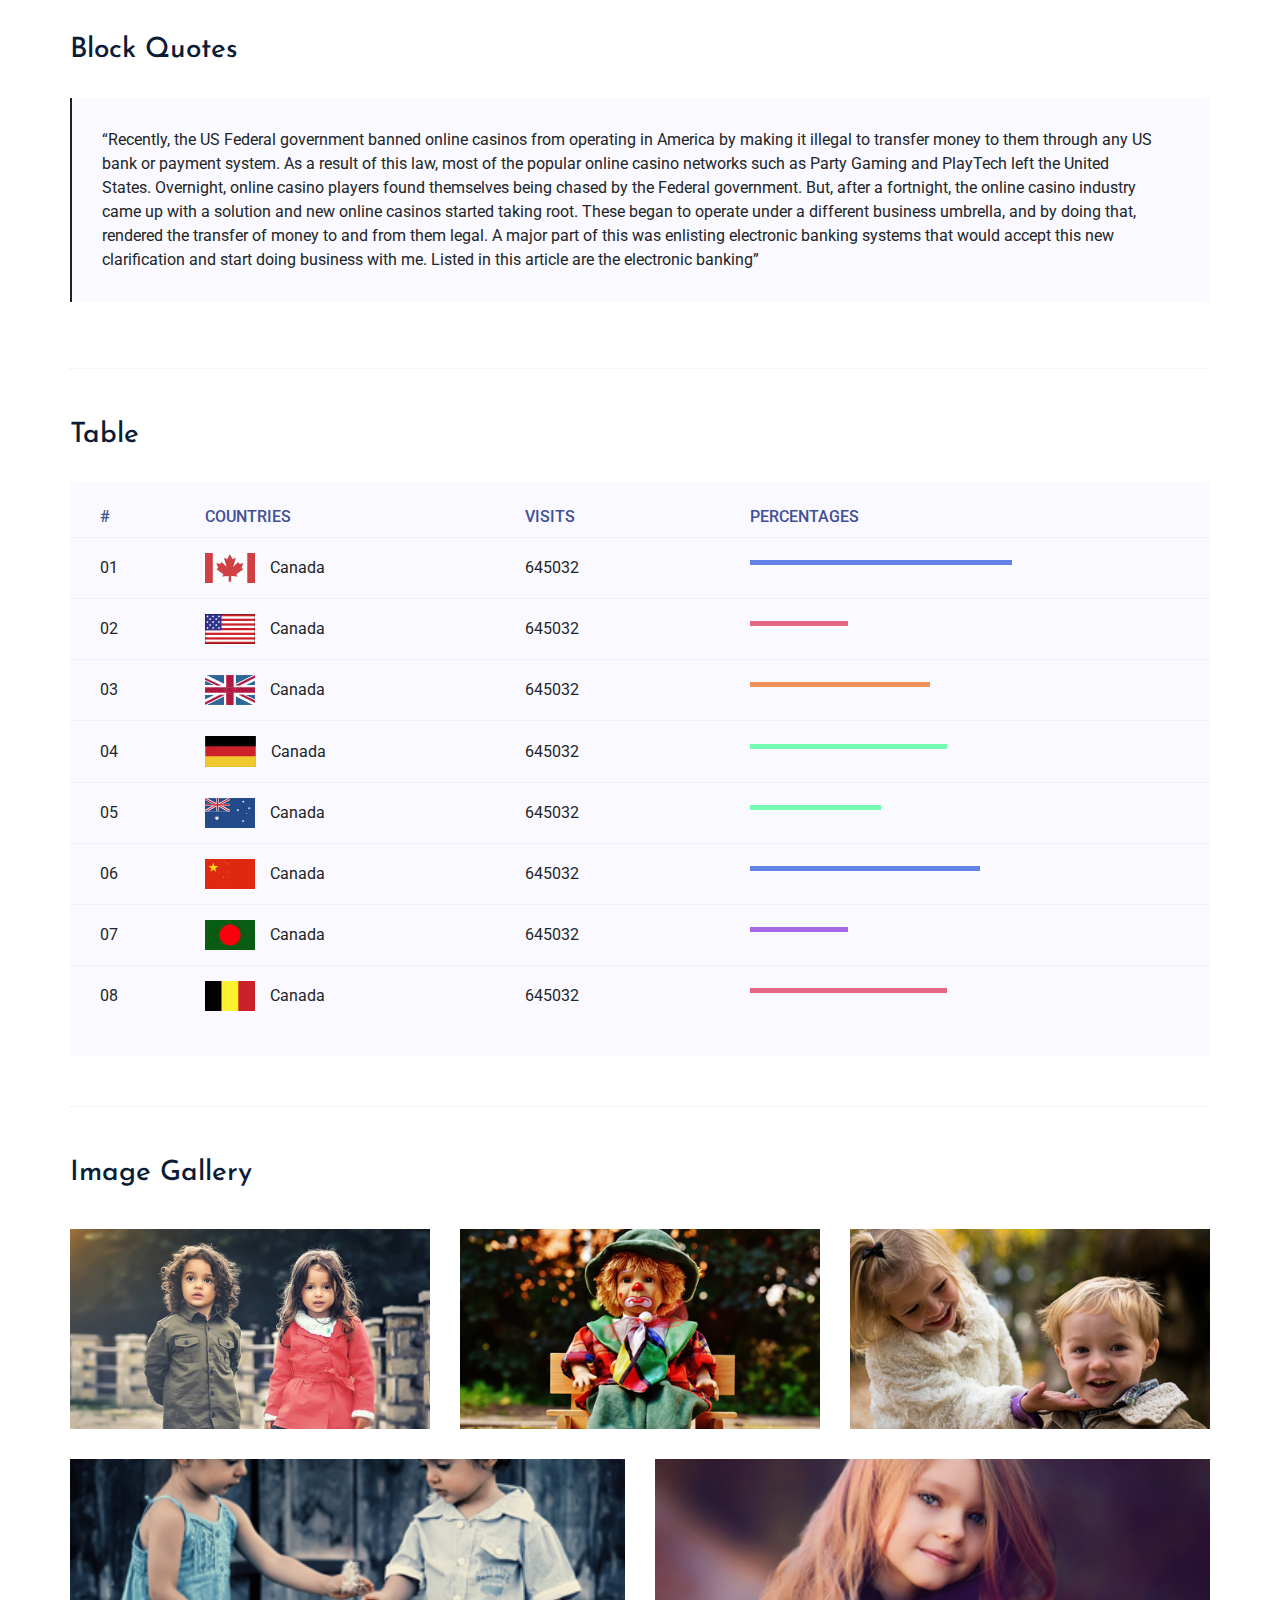
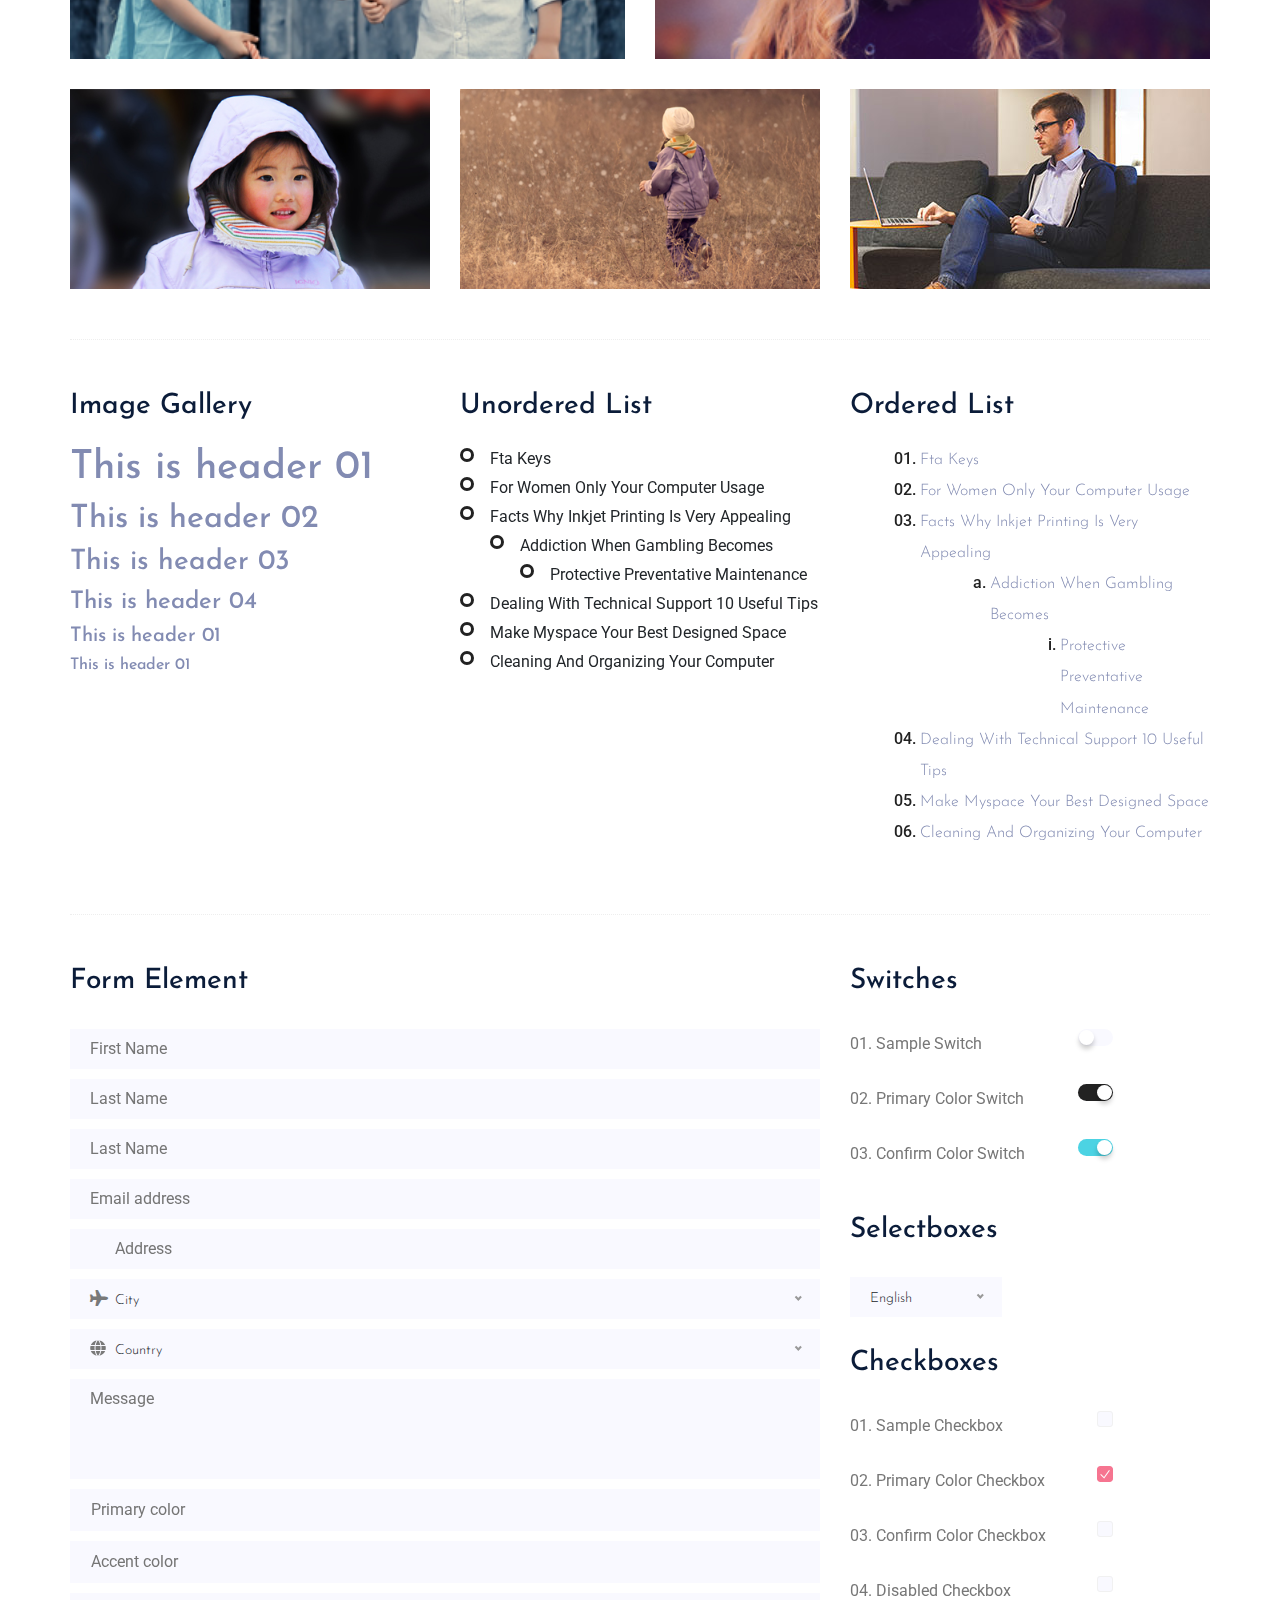
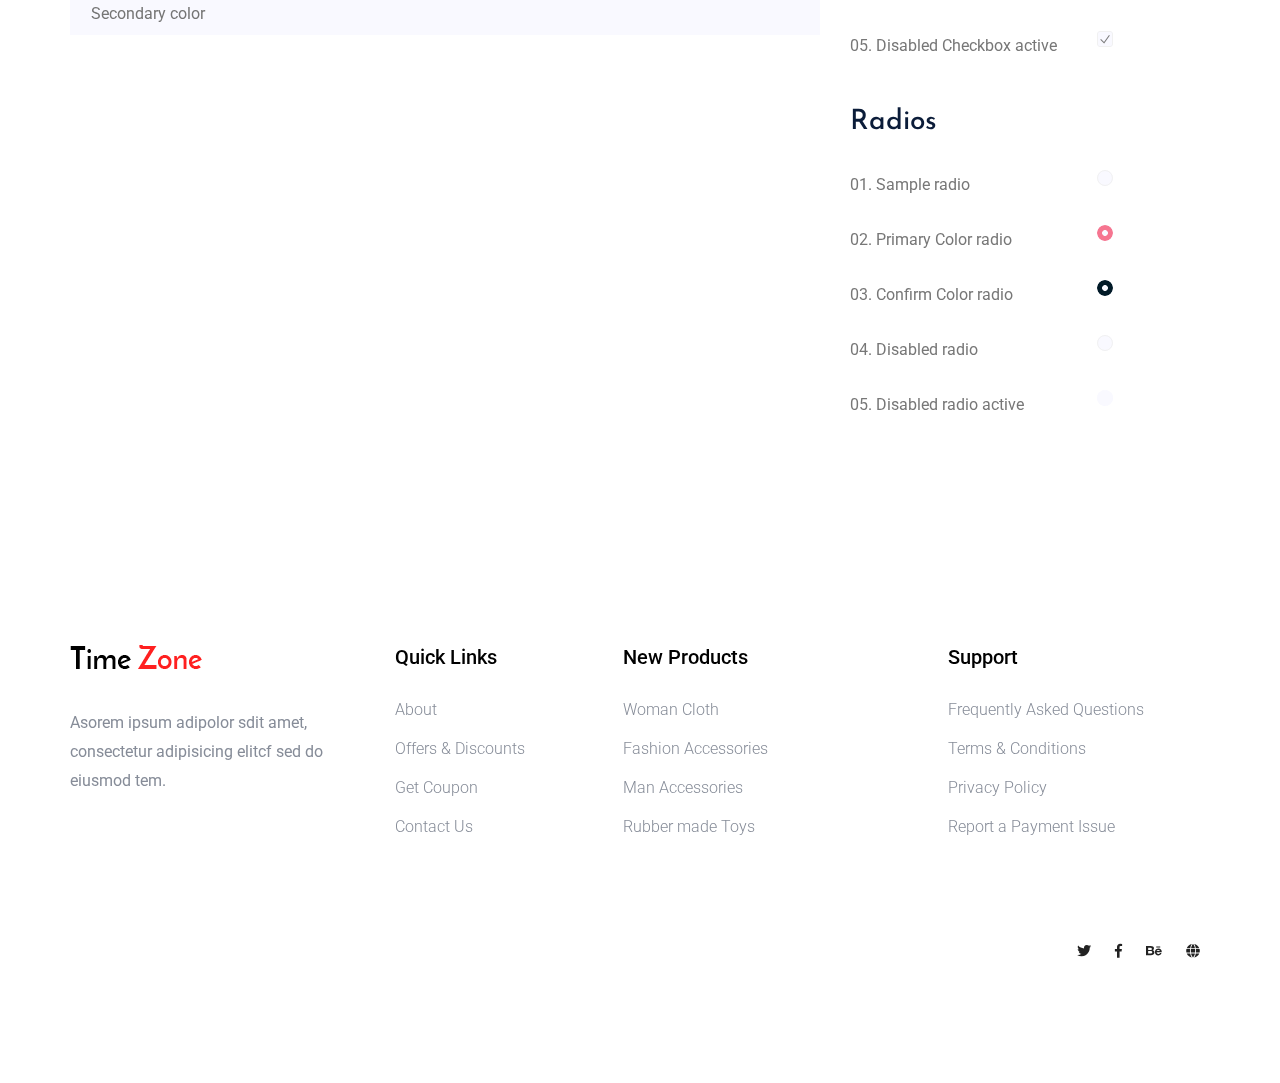
<file: elements.html>
<!doctype html>
<html class="no-js" lang="zxx">
<head>
	<meta charset="utf-8">
	<meta http-equiv="x-ua-compatible" content="ie=edge">
	<title>Watch's</title>
	<meta name="description" content="">
	<meta name="viewport" content="width=device-width, initial-scale=1">
	<link rel="manifest" href="site.webmanifest">
	<link rel="shortcut icon" type="image/x-icon" href="assets/img/watch-emoji.png">

	<!-- CSS here -->
	<link rel="stylesheet" href="assets/css/bootstrap.min.css">
	<link rel="stylesheet" href="assets/css/owl.carousel.min.css">
	<link rel="stylesheet" href="assets/css/flaticon.css">
	<link rel="stylesheet" href="assets/css/slicknav.css">
	<link rel="stylesheet" href="assets/css/animate.min.css">
	<link rel="stylesheet" href="assets/css/magnific-popup.css">
	<link rel="stylesheet" href="assets/css/fontawesome-all.min.css">
	<link rel="stylesheet" href="assets/css/themify-icons.css">
	<link rel="stylesheet" href="assets/css/slick.css">
	<link rel="stylesheet" href="assets/css/nice-select.css">
	<link rel="stylesheet" href="assets/css/style.css">
</head>
<body>
	<!-- Preloader Start -->
	<div id="preloader-active">
		<div class="preloader d-flex align-items-center justify-content-center">
			<div class="preloader-inner position-relative">
				<div class="preloader-circle"></div>
				<div class="preloader-img pere-text">
					<img src="assets/img/logo/logo.png" alt="">
				</div>
			</div>
		</div>
	</div>
	<!-- Preloader Start -->
    <header>
        <!-- Header Start -->
        <div class="header-area">
            <div class="main-header header-sticky">
                <div class="container-fluid">
                    <div class="menu-wrapper">
                        <!-- Logo -->
                        <div class="logo">
                            <a href="index.html"><img src="assets/img/logo/logo.png" alt=""></a>
                        </div>
                        <!-- Main-menu -->
                        <div class="main-menu d-none d-lg-block">
                            <nav>                                                
                                <ul id="navigation">  
                                    <li><a href="index.html">Home</a></li>
                                    <li><a href="shop.html">shop</a></li>
                                    <li><a href="about.html">about</a></li>
                                    <li class="hot"><a href="#">Latest</a>
                                        <ul class="submenu">
                                            <li><a href="shop.html"> Product list</a></li>
                                            <li><a href="product_details.html"> Product Details</a></li>
                                        </ul>
                                    </li>
                                    <li><a href="blog.html">Blog</a>
                                        <ul class="submenu">
                                            <li><a href="blog.html">Blog</a></li>
                                            <li><a href="blog-details.html">Blog Details</a></li>
                                        </ul>
                                    </li>
                                    <li><a href="#">Pages</a>
                                        <ul class="submenu">
                                            <li><a href="login.html">Login</a></li>
                                            <li><a href="cart.html">Cart</a></li>
                                            <li><a href="elements.html">Element</a></li>
                                            <li><a href="confirmation.html">Confirmation</a></li>
                                            <li><a href="checkout.html">Product Checkout</a></li>
                                        </ul>
                                    </li>
                                    <li><a href="contact.html">Contact</a></li>
                                </ul>
                            </nav>
                        </div>
                        <!-- Header Right -->
                        <div class="header-right">
                            <ul>
                                <li>
                                    <div class="nav-search search-switch">
                                        <span class="flaticon-search"></span>
                                    </div>
                                </li>
                                <li> <a href="login.html"><span class="flaticon-user"></span></a></li>
                                <li><a href="cart.html"><span class="flaticon-shopping-cart"></span></a> </li>
                            </ul>
                        </div>
                    </div>
                    <!-- Mobile Menu -->
                    <div class="col-12">
                        <div class="mobile_menu d-block d-lg-none"></div>
                    </div>
                </div>
            </div>
        </div>
        <!-- Header End -->
    </header>
	<main>
		<!-- Hero Area Start-->
		<div class="slider-area ">
			<div class="single-slider slider-height2 d-flex align-items-center">
				<div class="container">
					<div class="row">
						<div class="col-xl-12">
							<div class="hero-cap text-center">
								<h2>Elements</h2>
							</div>
						</div>
					</div>
				</div>
			</div>
		</div>
		<!-- Hero Area End-->
		<!-- Start Sample Area -->
		<section class="sample-text-area">
			<div class="container box_1170">
				<h3 class="text-heading">Text Sample</h3>
				<p class="sample-text">
					Every avid independent filmmaker has <b>Bold</b> about making that <i>Italic</i> interest documentary,
					or short
					film to show off their creative prowess. Many have great ideas and want to “wow”
					the<sup>Superscript</sup> scene,
					or video renters with their big project. But once you have the<sub>Subscript</sub> “in the can” (no easy
					feat), how
					do you move from a <del>Strike</del> through of master DVDs with the <u>“Underline”</u> marked
					hand-written title
					inside a secondhand CD case, to a pile of cardboard boxes full of shiny new, retail-ready DVDs, with UPC
					barcodes
					and polywrap sitting on your doorstep? You need to create eye-popping artwork and have your project
					replicated.
					Using a reputable full service DVD Replication company like PacificDisc, Inc. to partner with is
					certainly a
					helpful option to ensure a professional end result, but to help with your DVD replication project, here
					are 4 easy
					steps to follow for good DVD replication results:

				</p>
			</div>
		</section>
		<!-- End Sample Area -->
		<!-- Start Button -->
		<section class="button-area">
			<div class="container box_1170 border-top-generic">
				<h3 class="text-heading">Sample Buttons</h3>
				<div class="button-group-area">
					<a href="#" class="genric-btn default">Default</a>
					<a href="#" class="genric-btn primary">Primary</a>
					<a href="#" class="genric-btn success">Success</a>
					<a href="#" class="genric-btn info">Info</a>
					<a href="#" class="genric-btn warning">Warning</a>
					<a href="#" class="genric-btn danger">Danger</a>
					<a href="#" class="genric-btn link">Link</a>
					<a href="#" class="genric-btn disable">Disable</a>
				</div>
				<div class="button-group-area mt-10">
					<a href="#" class="genric-btn default-border">Default</a>
					<a href="#" class="genric-btn primary-border">Primary</a>
					<a href="#" class="genric-btn success-border">Success</a>
					<a href="#" class="genric-btn info-border">Info</a>
					<a href="#" class="genric-btn warning-border">Warning</a>
					<a href="#" class="genric-btn danger-border">Danger</a>
					<a href="#" class="genric-btn link-border">Link</a>
					<a href="#" class="genric-btn disable">Disable</a>
				</div>
				<div class="button-group-area mt-40">
					<a href="#" class="genric-btn default radius">Default</a>
					<a href="#" class="genric-btn primary radius">Primary</a>
					<a href="#" class="genric-btn success radius">Success</a>
					<a href="#" class="genric-btn info radius">Info</a>
					<a href="#" class="genric-btn warning radius">Warning</a>
					<a href="#" class="genric-btn danger radius">Danger</a>
					<a href="#" class="genric-btn link radius">Link</a>
					<a href="#" class="genric-btn disable radius">Disable</a>
				</div>
				<div class="button-group-area mt-10">
					<a href="#" class="genric-btn default-border radius">Default</a>
					<a href="#" class="genric-btn primary-border radius">Primary</a>
					<a href="#" class="genric-btn success-border radius">Success</a>
					<a href="#" class="genric-btn info-border radius">Info</a>
					<a href="#" class="genric-btn warning-border radius">Warning</a>
					<a href="#" class="genric-btn danger-border radius">Danger</a>
					<a href="#" class="genric-btn link-border radius">Link</a>
					<a href="#" class="genric-btn disable radius">Disable</a>
				</div>
				<div class="button-group-area mt-40">
					<a href="#" class="genric-btn default circle">Default</a>
					<a href="#" class="genric-btn primary circle">Primary</a>
					<a href="#" class="genric-btn success circle">Success</a>
					<a href="#" class="genric-btn info circle">Info</a>
					<a href="#" class="genric-btn warning circle">Warning</a>
					<a href="#" class="genric-btn danger circle">Danger</a>
					<a href="#" class="genric-btn link circle">Link</a>
					<a href="#" class="genric-btn disable circle">Disable</a>
				</div>
				<div class="button-group-area mt-10">
					<a href="#" class="genric-btn default-border circle">Default</a>
					<a href="#" class="genric-btn primary-border circle">Primary</a>
					<a href="#" class="genric-btn success-border circle">Success</a>
					<a href="#" class="genric-btn info-border circle">Info</a>
					<a href="#" class="genric-btn warning-border circle">Warning</a>
					<a href="#" class="genric-btn danger-border circle">Danger</a>
					<a href="#" class="genric-btn link-border circle">Link</a>
					<a href="#" class="genric-btn disable circle">Disable</a>
				</div>
				<div class="button-group-area mt-40">
					<a href="#" class="genric-btn default circle arrow">Default<span class="lnr lnr-arrow-right"></span></a>
					<a href="#" class="genric-btn primary circle arrow">Primary<span class="lnr lnr-arrow-right"></span></a>
					<a href="#" class="genric-btn success circle arrow">Success<span class="lnr lnr-arrow-right"></span></a>
					<a href="#" class="genric-btn info circle arrow">Info<span class="lnr lnr-arrow-right"></span></a>
					<a href="#" class="genric-btn warning circle arrow">Warning<span class="lnr lnr-arrow-right"></span></a>
					<a href="#" class="genric-btn danger circle arrow">Danger<span class="lnr lnr-arrow-right"></span></a>
				</div>
				<div class="button-group-area mt-10">
					<a href="#" class="genric-btn default-border circle arrow">Default<span
							class="lnr lnr-arrow-right"></span></a>
					<a href="#" class="genric-btn primary-border circle arrow">Primary<span
							class="lnr lnr-arrow-right"></span></a>
					<a href="#" class="genric-btn success-border circle arrow">Success<span
							class="lnr lnr-arrow-right"></span></a>
					<a href="#" class="genric-btn info-border circle arrow">Info<span
							class="lnr lnr-arrow-right"></span></a>
					<a href="#" class="genric-btn warning-border circle arrow">Warning<span
							class="lnr lnr-arrow-right"></span></a>
					<a href="#" class="genric-btn danger-border circle arrow">Danger<span
							class="lnr lnr-arrow-right"></span></a>
				</div>
				<div class="button-group-area mt-40">
					<a href="#" class="genric-btn primary e-large">Extra Large</a>
					<a href="#" class="genric-btn success large">Large</a>
					<a href="#" class="genric-btn primary">Default</a>
					<a href="#" class="genric-btn success medium">Medium</a>
					<a href="#" class="genric-btn primary small">Small</a>
				</div>
				<div class="button-group-area mt-10">
					<a href="#" class="genric-btn primary-border e-large">Extra Large</a>
					<a href="#" class="genric-btn success-border large">Large</a>
					<a href="#" class="genric-btn primary-border">Default</a>
					<a href="#" class="genric-btn success-border medium">Medium</a>
					<a href="#" class="genric-btn primary-border small">Small</a>
				</div>
			</div>
		</section>
		<!-- End Button -->
		<!-- Start Align Area -->
		<div class="whole-wrap">
			<div class="container box_1170">
				<div class="section-top-border">
					<h3 class="mb-30">Left Aligned</h3>
					<div class="row">
						<div class="col-md-3">
							<img src="assets/img/elements/d.jpg" alt="" class="img-fluid">
						</div>
						<div class="col-md-9 mt-sm-20">
							<p>Recently, the US Federal government banned online casinos from operating in America by making
								it illegal to
								transfer money to them through any US bank or payment system. As a result of this law, most
								of the popular
								online casino networks such as Party Gaming and PlayTech left the United States. Overnight,
								online casino
								players found themselves being chased by the Federal government. But, after a fortnight, the
								online casino
								industry came up with a solution and new online casinos started taking root. These began to
								operate under a
								different business umbrella, and by doing that, rendered the transfer of money to and from
								them legal. A major
								part of this was enlisting electronic banking systems that would accept this new
								clarification and start doing
								business with me. Listed in this article are the electronic banking systems that accept
								players from the United
								States that wish to play in online casinos.</p>
						</div>
					</div>
				</div>
				<div class="section-top-border text-right">
					<h3 class="mb-30">Right Aligned</h3>
					<div class="row">
						<div class="col-md-9">
							<p class="text-right">Over time, even the most sophisticated, memory packed computer can begin
								to run slow if we
								don’t do something to prevent it. The reason why has less to do with how computers are made
								and how they age and
								more to do with the way we use them. You see, all of the daily tasks that we do on our PC
								from running programs
								to downloading and deleting software can make our computer sluggish. To keep this from
								happening, you need to
								understand the reasons why your PC is getting slower and do something to keep your PC
								running at its best. You
								can do this through regular maintenance and PC performance optimization programs</p>
							<p class="text-right">Before we discuss all of the things that could be affecting your PC’s
								performance, let’s
								talk a little about what symptoms</p>
						</div>
						<div class="col-md-3">
							<img src="assets/img/elements/d.jpg" alt="" class="img-fluid">
						</div>
					</div>
				</div>
				<div class="section-top-border">
					<h3 class="mb-30">Definition</h3>
					<div class="row">
						<div class="col-md-4">
							<div class="single-defination">
								<h4 class="mb-20">Definition 01</h4>
								<p>Recently, the US Federal government banned online casinos from operating in America by
									making it illegal to
									transfer money to them through any US bank or payment system. As a result of this law,
									most of the popular
									online casino networks</p>
							</div>
						</div>
						<div class="col-md-4">
							<div class="single-defination">
								<h4 class="mb-20">Definition 02</h4>
								<p>Recently, the US Federal government banned online casinos from operating in America by
									making it illegal to
									transfer money to them through any US bank or payment system. As a result of this law,
									most of the popular
									online casino networks</p>
							</div>
						</div>
						<div class="col-md-4">
							<div class="single-defination">
								<h4 class="mb-20">Definition 03</h4>
								<p>Recently, the US Federal government banned online casinos from operating in America by
									making it illegal to
									transfer money to them through any US bank or payment system. As a result of this law,
									most of the popular
									online casino networks</p>
							</div>
						</div>
					</div>
				</div>
				<div class="section-top-border">
					<h3 class="mb-30">Block Quotes</h3>
					<div class="row">
						<div class="col-lg-12">
							<blockquote class="generic-blockquote">
								“Recently, the US Federal government banned online casinos from operating in America by
								making it illegal to
								transfer money to them through any US bank or payment system. As a result of this law, most
								of the popular
								online casino networks such as Party Gaming and PlayTech left the United States. Overnight,
								online casino
								players found themselves being chased by the Federal government. But, after a fortnight, the
								online casino
								industry came up with a solution and new online casinos started taking root. These began to
								operate under a
								different business umbrella, and by doing that, rendered the transfer of money to and from
								them legal. A major
								part of this was enlisting electronic banking systems that would accept this new
								clarification and start doing
								business with me. Listed in this article are the electronic banking”
							</blockquote>
						</div>
					</div>
				</div>
				<div class="section-top-border">
					<h3 class="mb-30">Table</h3>
					<div class="progress-table-wrap">
						<div class="progress-table">
							<div class="table-head">
								<div class="serial">#</div>
								<div class="country">Countries</div>
								<div class="visit">Visits</div>
								<div class="percentage">Percentages</div>
							</div>
							<div class="table-row">
								<div class="serial">01</div>
								<div class="country"> <img src="assets/img/elements/f1.jpg" alt="flag">Canada</div>
								<div class="visit">645032</div>
								<div class="percentage">
									<div class="progress">
										<div class="progress-bar color-1" role="progressbar" style="width: 80%"
											aria-valuenow="80" aria-valuemin="0" aria-valuemax="100"></div>
									</div>
								</div>
							</div>
							<div class="table-row">
								<div class="serial">02</div>
								<div class="country"> <img src="assets/img/elements/f2.jpg" alt="flag">Canada</div>
								<div class="visit">645032</div>
								<div class="percentage">
									<div class="progress">
										<div class="progress-bar color-2" role="progressbar" style="width: 30%"
											aria-valuenow="30" aria-valuemin="0" aria-valuemax="100"></div>
									</div>
								</div>
							</div>
							<div class="table-row">
								<div class="serial">03</div>
								<div class="country"> <img src="assets/img/elements/f3.jpg" alt="flag">Canada</div>
								<div class="visit">645032</div>
								<div class="percentage">
									<div class="progress">
										<div class="progress-bar color-3" role="progressbar" style="width: 55%"
											aria-valuenow="55" aria-valuemin="0" aria-valuemax="100"></div>
									</div>
								</div>
							</div>
							<div class="table-row">
								<div class="serial">04</div>
								<div class="country"> <img src="assets/img/elements/f4.jpg" alt="flag">Canada</div>
								<div class="visit">645032</div>
								<div class="percentage">
									<div class="progress">
										<div class="progress-bar color-4" role="progressbar" style="width: 60%"
											aria-valuenow="60" aria-valuemin="0" aria-valuemax="100"></div>
									</div>
								</div>
							</div>
							<div class="table-row">
								<div class="serial">05</div>
								<div class="country"> <img src="assets/img/elements/f5.jpg" alt="flag">Canada</div>
								<div class="visit">645032</div>
								<div class="percentage">
									<div class="progress">
										<div class="progress-bar color-5" role="progressbar" style="width: 40%"
											aria-valuenow="40" aria-valuemin="0" aria-valuemax="100"></div>
									</div>
								</div>
							</div>
							<div class="table-row">
								<div class="serial">06</div>
								<div class="country"> <img src="assets/img/elements/f6.jpg" alt="flag">Canada</div>
								<div class="visit">645032</div>
								<div class="percentage">
									<div class="progress">
										<div class="progress-bar color-6" role="progressbar" style="width: 70%"
											aria-valuenow="70" aria-valuemin="0" aria-valuemax="100"></div>
									</div>
								</div>
							</div>
							<div class="table-row">
								<div class="serial">07</div>
								<div class="country"> <img src="assets/img/elements/f7.jpg" alt="flag">Canada</div>
								<div class="visit">645032</div>
								<div class="percentage">
									<div class="progress">
										<div class="progress-bar color-7" role="progressbar" style="width: 30%"
											aria-valuenow="30" aria-valuemin="0" aria-valuemax="100"></div>
									</div>
								</div>
							</div>
							<div class="table-row">
								<div class="serial">08</div>
								<div class="country"> <img src="assets/img/elements/f8.jpg" alt="flag">Canada</div>
								<div class="visit">645032</div>
								<div class="percentage">
									<div class="progress">
										<div class="progress-bar color-8" role="progressbar" style="width: 60%"
											aria-valuenow="60" aria-valuemin="0" aria-valuemax="100"></div>
									</div>
								</div>
							</div>
						</div>
					</div>
				</div>
				<div class="section-top-border">
					<h3>Image Gallery</h3>
					<div class="row gallery-item">
						<div class="col-md-4">
							<a href="assets/img/elements/g1.jpg" class="img-pop-up">
								<div class="single-gallery-image" style="background: url(assets/img/elements/g1.jpg);"></div>
							</a>
						</div>
						<div class="col-md-4">
							<a href="assets/img/elements/g2.jpg" class="img-pop-up">
								<div class="single-gallery-image" style="background: url(assets/img/elements/g2.jpg);"></div>
							</a>
						</div>
						<div class="col-md-4">
							<a href="assets/img/elements/g3.jpg" class="img-pop-up">
								<div class="single-gallery-image" style="background: url(assets/img/elements/g3.jpg);"></div>
							</a>
						</div>
						<div class="col-md-6">
							<a href="assets/img/elements/g4.jpg" class="img-pop-up">
								<div class="single-gallery-image" style="background: url(assets/img/elements/g4.jpg);"></div>
							</a>
						</div>
						<div class="col-md-6">
							<a href="assets/img/elements/g5.jpg" class="img-pop-up">
								<div class="single-gallery-image" style="background: url(assets/img/elements/g5.jpg);"></div>
							</a>
						</div>
						<div class="col-md-4">
							<a href="assets/img/elements/g6.jpg" class="img-pop-up">
								<div class="single-gallery-image" style="background: url(assets/img/elements/g6.jpg);"></div>
							</a>
						</div>
						<div class="col-md-4">
							<a href="assets/img/elements/g7.jpg" class="img-pop-up">
								<div class="single-gallery-image" style="background: url(assets/img/elements/g7.jpg);"></div>
							</a>
						</div>
						<div class="col-md-4">
							<a href="assets/img/elements/g8.jpg" class="img-pop-up">
								<div class="single-gallery-image" style="background: url(assets/img/elements/g8.jpg);"></div>
							</a>
						</div>
					</div>
				</div>
				<div class="section-top-border">
					<div class="row">
						<div class="col-md-4">
							<h3 class="mb-20">Image Gallery</h3>
							<div class="typography">
								<h1>This is header 01</h1>
								<h2>This is header 02</h2>
								<h3>This is header 03</h3>
								<h4>This is header 04</h4>
								<h5>This is header 01</h5>
								<h6>This is header 01</h6>
							</div>
						</div>
						<div class="col-md-4 mt-sm-30">
							<h3 class="mb-20">Unordered List</h3>
							<div class="">
								<ul class="unordered-list">
									<li>Fta Keys</li>
									<li>For Women Only Your Computer Usage</li>
									<li>Facts Why Inkjet Printing Is Very Appealing
										<ul>
											<li>Addiction When Gambling Becomes
												<ul>
													<li>Protective Preventative Maintenance</li>
												</ul>
											</li>
										</ul>
									</li>
									<li>Dealing With Technical Support 10 Useful Tips</li>
									<li>Make Myspace Your Best Designed Space</li>
									<li>Cleaning And Organizing Your Computer</li>
								</ul>
							</div>
						</div>
						<div class="col-md-4 mt-sm-30">
							<h3 class="mb-20">Ordered List</h3>
							<div class="">
								<ol class="ordered-list">
									<li><span>Fta Keys</span></li>
									<li><span>For Women Only Your Computer Usage</span></li>
									<li><span>Facts Why Inkjet Printing Is Very Appealing</span>
										<ol class="ordered-list-alpha">
											<li><span>Addiction When Gambling Becomes</span>
												<ol class="ordered-list-roman">
													<li><span>Protective Preventative Maintenance</span></li>
												</ol>
											</li>
										</ol>
									</li>
									<li><span>Dealing With Technical Support 10 Useful Tips</span></li>
									<li><span>Make Myspace Your Best Designed Space</span></li>
									<li><span>Cleaning And Organizing Your Computer</span></li>
								</ol>
							</div>
						</div>
					</div>
				</div>
				<div class="section-top-border">
					<div class="row">
						<div class="col-lg-8 col-md-8">
							<h3 class="mb-30">Form Element</h3>
							<form action="#">
								<div class="mt-10">
									<input type="text" name="first_name" placeholder="First Name"
										onfocus="this.placeholder = ''" onblur="this.placeholder = 'First Name'" required
										class="single-input">
								</div>
								<div class="mt-10">
									<input type="text" name="last_name" placeholder="Last Name"
										onfocus="this.placeholder = ''" onblur="this.placeholder = 'Last Name'" required
										class="single-input">
								</div>
								<div class="mt-10">
									<input type="text" name="last_name" placeholder="Last Name"
										onfocus="this.placeholder = ''" onblur="this.placeholder = 'Last Name'" required
										class="single-input">
								</div>
								<div class="mt-10">
									<input type="email" name="EMAIL" placeholder="Email address"
										onfocus="this.placeholder = ''" onblur="this.placeholder = 'Email address'" required
										class="single-input">
								</div>
								<div class="input-group-icon mt-10">
									<div class="icon"><i class="fa fa-thumb-tack" aria-hidden="true"></i></div>
									<input type="text" name="address" placeholder="Address" onfocus="this.placeholder = ''"
										onblur="this.placeholder = 'Address'" required class="single-input">
								</div>
								<div class="input-group-icon mt-10">
									<div class="icon"><i class="fa fa-plane" aria-hidden="true"></i></div>
									<div class="form-select" id="default-select"">
												<select>
													<option value=" 1">City</option>
										<option value="1">Dhaka</option>
										<option value="1">Dilli</option>
										<option value="1">Newyork</option>
										<option value="1">Islamabad</option>
										</select>
									</div>
								</div>
								<div class="input-group-icon mt-10">
									<div class="icon"><i class="fa fa-globe" aria-hidden="true"></i></div>
									<div class="form-select" id="default-select"">
												<select>
													<option value=" 1">Country</option>
										<option value="1">Bangladesh</option>
										<option value="1">India</option>
										<option value="1">England</option>
										<option value="1">Srilanka</option>
										</select>
									</div>
								</div>

								<div class="mt-10">
									<textarea class="single-textarea" placeholder="Message" onfocus="this.placeholder = ''"
										onblur="this.placeholder = 'Message'" required></textarea>
								</div>
								<!-- For Gradient Border Use -->
								<!-- <div class="mt-10">
											<div class="primary-input">
												<input id="primary-input" type="text" name="first_name" placeholder="Primary color" onfocus="this.placeholder = ''" onblur="this.placeholder = 'Primary color'">
												<label for="primary-input"></label>
											</div>
										</div> -->
								<div class="mt-10">
									<input type="text" name="first_name" placeholder="Primary color"
										onfocus="this.placeholder = ''" onblur="this.placeholder = 'Primary color'" required
										class="single-input-primary">
								</div>
								<div class="mt-10">
									<input type="text" name="first_name" placeholder="Accent color"
										onfocus="this.placeholder = ''" onblur="this.placeholder = 'Accent color'" required
										class="single-input-accent">
								</div>
								<div class="mt-10">
									<input type="text" name="first_name" placeholder="Secondary color"
										onfocus="this.placeholder = ''" onblur="this.placeholder = 'Secondary color'"
										required class="single-input-secondary">
								</div>
							</form>
						</div>
						<div class="col-lg-3 col-md-4 mt-sm-30">
							<div class="single-element-widget">
								<h3 class="mb-30">Switches</h3>
								<div class="switch-wrap d-flex justify-content-between">
									<p>01. Sample Switch</p>
									<div class="primary-switch">
										<input type="checkbox" id="default-switch">
										<label for="default-switch"></label>
									</div>
								</div>
								<div class="switch-wrap d-flex justify-content-between">
									<p>02. Primary Color Switch</p>
									<div class="primary-switch">
										<input type="checkbox" id="primary-switch" checked>
										<label for="primary-switch"></label>
									</div>
								</div>
								<div class="switch-wrap d-flex justify-content-between">
									<p>03. Confirm Color Switch</p>
									<div class="confirm-switch">
										<input type="checkbox" id="confirm-switch" checked>
										<label for="confirm-switch"></label>
									</div>
								</div>
							</div>
							<div class="single-element-widget mt-30">
								<h3 class="mb-30">Selectboxes</h3>
								<div class="default-select" id="default-select"">
											<select>
												<option value=" 1">English</option>
									<option value="1">Spanish</option>
									<option value="1">Arabic</option>
									<option value="1">Portuguise</option>
									<option value="1">Bengali</option>
									</select>
								</div>
							</div>
							<div class="single-element-widget mt-30">
								<h3 class="mb-30">Checkboxes</h3>
								<div class="switch-wrap d-flex justify-content-between">
									<p>01. Sample Checkbox</p>
									<div class="primary-checkbox">
										<input type="checkbox" id="default-checkbox">
										<label for="default-checkbox"></label>
									</div>
								</div>
								<div class="switch-wrap d-flex justify-content-between">
									<p>02. Primary Color Checkbox</p>
									<div class="primary-checkbox">
										<input type="checkbox" id="primary-checkbox" checked>
										<label for="primary-checkbox"></label>
									</div>
								</div>
								<div class="switch-wrap d-flex justify-content-between">
									<p>03. Confirm Color Checkbox</p>
									<div class="confirm-checkbox">
										<input type="checkbox" id="confirm-checkbox">
										<label for="confirm-checkbox"></label>
									</div>
								</div>
								<div class="switch-wrap d-flex justify-content-between">
									<p>04. Disabled Checkbox</p>
									<div class="disabled-checkbox">
										<input type="checkbox" id="disabled-checkbox" disabled>
										<label for="disabled-checkbox"></label>
									</div>
								</div>
								<div class="switch-wrap d-flex justify-content-between">
									<p>05. Disabled Checkbox active</p>
									<div class="disabled-checkbox">
										<input type="checkbox" id="disabled-checkbox-active" checked disabled>
										<label for="disabled-checkbox-active"></label>
									</div>
								</div>
							</div>
							<div class="single-element-widget mt-30">
								<h3 class="mb-30">Radios</h3>
								<div class="switch-wrap d-flex justify-content-between">
									<p>01. Sample radio</p>
									<div class="primary-radio">
										<input type="checkbox" id="default-radio">
										<label for="default-radio"></label>
									</div>
								</div>
								<div class="switch-wrap d-flex justify-content-between">
									<p>02. Primary Color radio</p>
									<div class="primary-radio">
										<input type="checkbox" id="primary-radio" checked>
										<label for="primary-radio"></label>
									</div>
								</div>
								<div class="switch-wrap d-flex justify-content-between">
									<p>03. Confirm Color radio</p>
									<div class="confirm-radio">
										<input type="checkbox" id="confirm-radio" checked>
										<label for="confirm-radio"></label>
									</div>
								</div>
								<div class="switch-wrap d-flex justify-content-between">
									<p>04. Disabled radio</p>
									<div class="disabled-radio">
										<input type="checkbox" id="disabled-radio" disabled>
										<label for="disabled-radio"></label>
									</div>
								</div>
								<div class="switch-wrap d-flex justify-content-between">
									<p>05. Disabled radio active</p>
									<div class="disabled-radio">
										<input type="checkbox" id="disabled-radio-active" checked disabled>
										<label for="disabled-radio-active"></label>
									</div>
								</div>
							</div>
						</div>
					</div>
				</div>
			</div>
		</div>
		<!-- End Align Area -->
	</main>
	<footer>
		<!-- Footer Start-->
		<div class="footer-area footer-padding">
			<div class="container">
				<div class="row d-flex justify-content-between">
					<div class="col-xl-3 col-lg-3 col-md-5 col-sm-6">
						<div class="single-footer-caption mb-50">
							<div class="single-footer-caption mb-30">
								<!-- logo -->
								<div class="footer-logo">
									<a href="index.html"><img src="assets/img/logo/logo2_footer.png" alt=""></a>
								</div>
								<div class="footer-tittle">
									<div class="footer-pera">
										<p>Asorem ipsum adipolor sdit amet, consectetur adipisicing elitcf sed do eiusmod tem.</p>
								</div>
								</div>
							</div>
						</div>
					</div>
					<div class="col-xl-2 col-lg-3 col-md-3 col-sm-5">
						<div class="single-footer-caption mb-50">
							<div class="footer-tittle">
								<h4>Quick Links</h4>
								<ul>
									<li><a href="#">About</a></li>
									<li><a href="#"> Offers & Discounts</a></li>
									<li><a href="#"> Get Coupon</a></li>
									<li><a href="#">  Contact Us</a></li>
								</ul>
							</div>
						</div>
					</div>
					<div class="col-xl-3 col-lg-3 col-md-4 col-sm-7">
						<div class="single-footer-caption mb-50">
							<div class="footer-tittle">
								<h4>New Products</h4>
								<ul>
									<li><a href="#">Woman Cloth</a></li>
									<li><a href="#">Fashion Accessories</a></li>
									<li><a href="#"> Man Accessories</a></li>
									<li><a href="#"> Rubber made Toys</a></li>
								</ul>
							</div>
						</div>
					</div>
					<div class="col-xl-3 col-lg-3 col-md-5 col-sm-7">
						<div class="single-footer-caption mb-50">
							<div class="footer-tittle">
								<h4>Support</h4>
								<ul>
									<li><a href="#">Frequently Asked Questions</a></li>
									<li><a href="#">Terms & Conditions</a></li>
									<li><a href="#">Privacy Policy</a></li>
									<li><a href="#">Report a Payment Issue</a></li>
								</ul>
							</div>
						</div>
					</div>
				</div>
				<!-- Footer bottom -->
				<div class="row align-items-center">
					<div class="col-xl-7 col-lg-8 col-md-7">
						<div class="footer-copy-right">
							<p><!-- Link back to Colorlib can't be removed. Template is licensed under CC BY 3.0. -->
  <!-- Copyright &copy;<script>document.write(new Date().getFullYear());</script> All rights reserved | This template is made with <i class="fa fa-heart" aria-hidden="true"></i> by <a href="https://colorlib.com" target="_blank">Colorlib</a> -->
  <!-- Link back to Colorlib can't be removed. Template is licensed under CC BY 3.0. --></p>             
						</div>
					</div>
					<div class="col-xl-5 col-lg-4 col-md-5">
						<div class="footer-copy-right f-right">
							<!-- social -->
							<div class="footer-social">
								<a href="#"><i class="fab fa-twitter"></i></a>
								<a href="https://www.facebook.com/sai4ull"><i class="fab fa-facebook-f"></i></a>
								<a href="#"><i class="fab fa-behance"></i></a>
								<a href="#"><i class="fas fa-globe"></i></a>
							</div>
						</div>
					</div>
				</div>
			</div>
		</div>
		<!-- Footer End-->
	</footer>
	<!--? Search model Begin -->
	<div class="search-model-box">
		<div class="h-100 d-flex align-items-center justify-content-center">
			<div class="search-close-btn">+</div>
			<form class="search-model-form">
				<input type="text" id="search-input" placeholder="Searching key.....">
			</form>
		</div>
	</div>
	<!-- Search model end -->

<!-- JS here -->

    <script src="./assets/js/vendor/modernizr-3.5.0.min.js"></script>
    <!-- Jquery, Popper, Bootstrap -->
    <script src="./assets/js/vendor/jquery-1.12.4.min.js"></script>
    <script src="./assets/js/popper.min.js"></script>
    <script src="./assets/js/bootstrap.min.js"></script>
    <!-- Jquery Mobile Menu -->
    <script src="./assets/js/jquery.slicknav.min.js"></script>

    <!-- Jquery Slick , Owl-Carousel Plugins -->
    <script src="./assets/js/owl.carousel.min.js"></script>
    <script src="./assets/js/slick.min.js"></script>

    <!-- One Page, Animated-HeadLin -->
    <script src="./assets/js/wow.min.js"></script>
    <script src="./assets/js/animated.headline.js"></script>
    
    <!-- Scroll up, nice-select, sticky -->
    <script src="./assets/js/jquery.scrollUp.min.js"></script>
    <script src="./assets/js/jquery.nice-select.min.js"></script>
    <script src="./assets/js/jquery.sticky.js"></script>
    <script src="./assets/js/jquery.magnific-popup.js"></script>

    <!-- contact js -->
    <script src="./assets/js/contact.js"></script>
    <script src="./assets/js/jquery.form.js"></script>
    <script src="./assets/js/jquery.validate.min.js"></script>
    <script src="./assets/js/mail-script.js"></script>
    <script src="./assets/js/jquery.ajaxchimp.min.js"></script>
    
    <!-- Jquery Plugins, main Jquery -->	
    <script src="./assets/js/plugins.js"></script>
    <script src="./assets/js/main.js"></script>
        
</body>
</html>
</file>
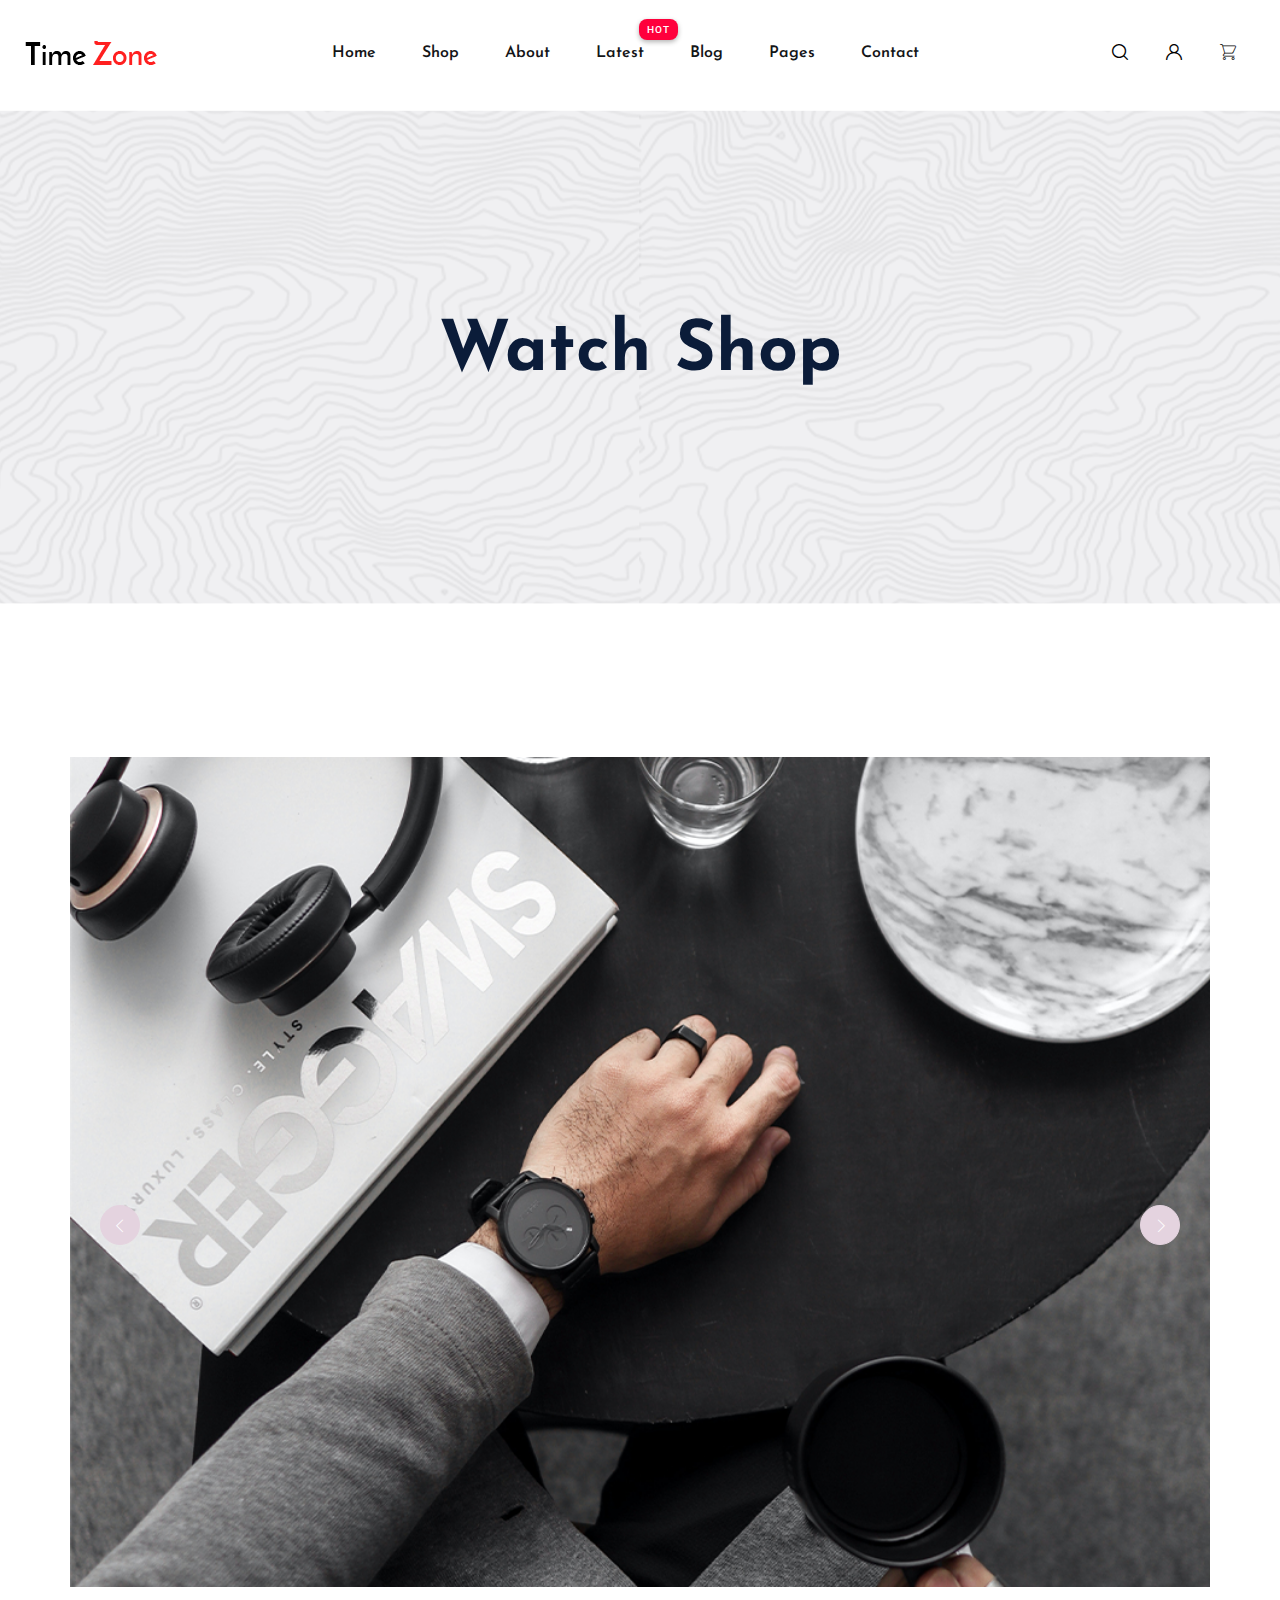
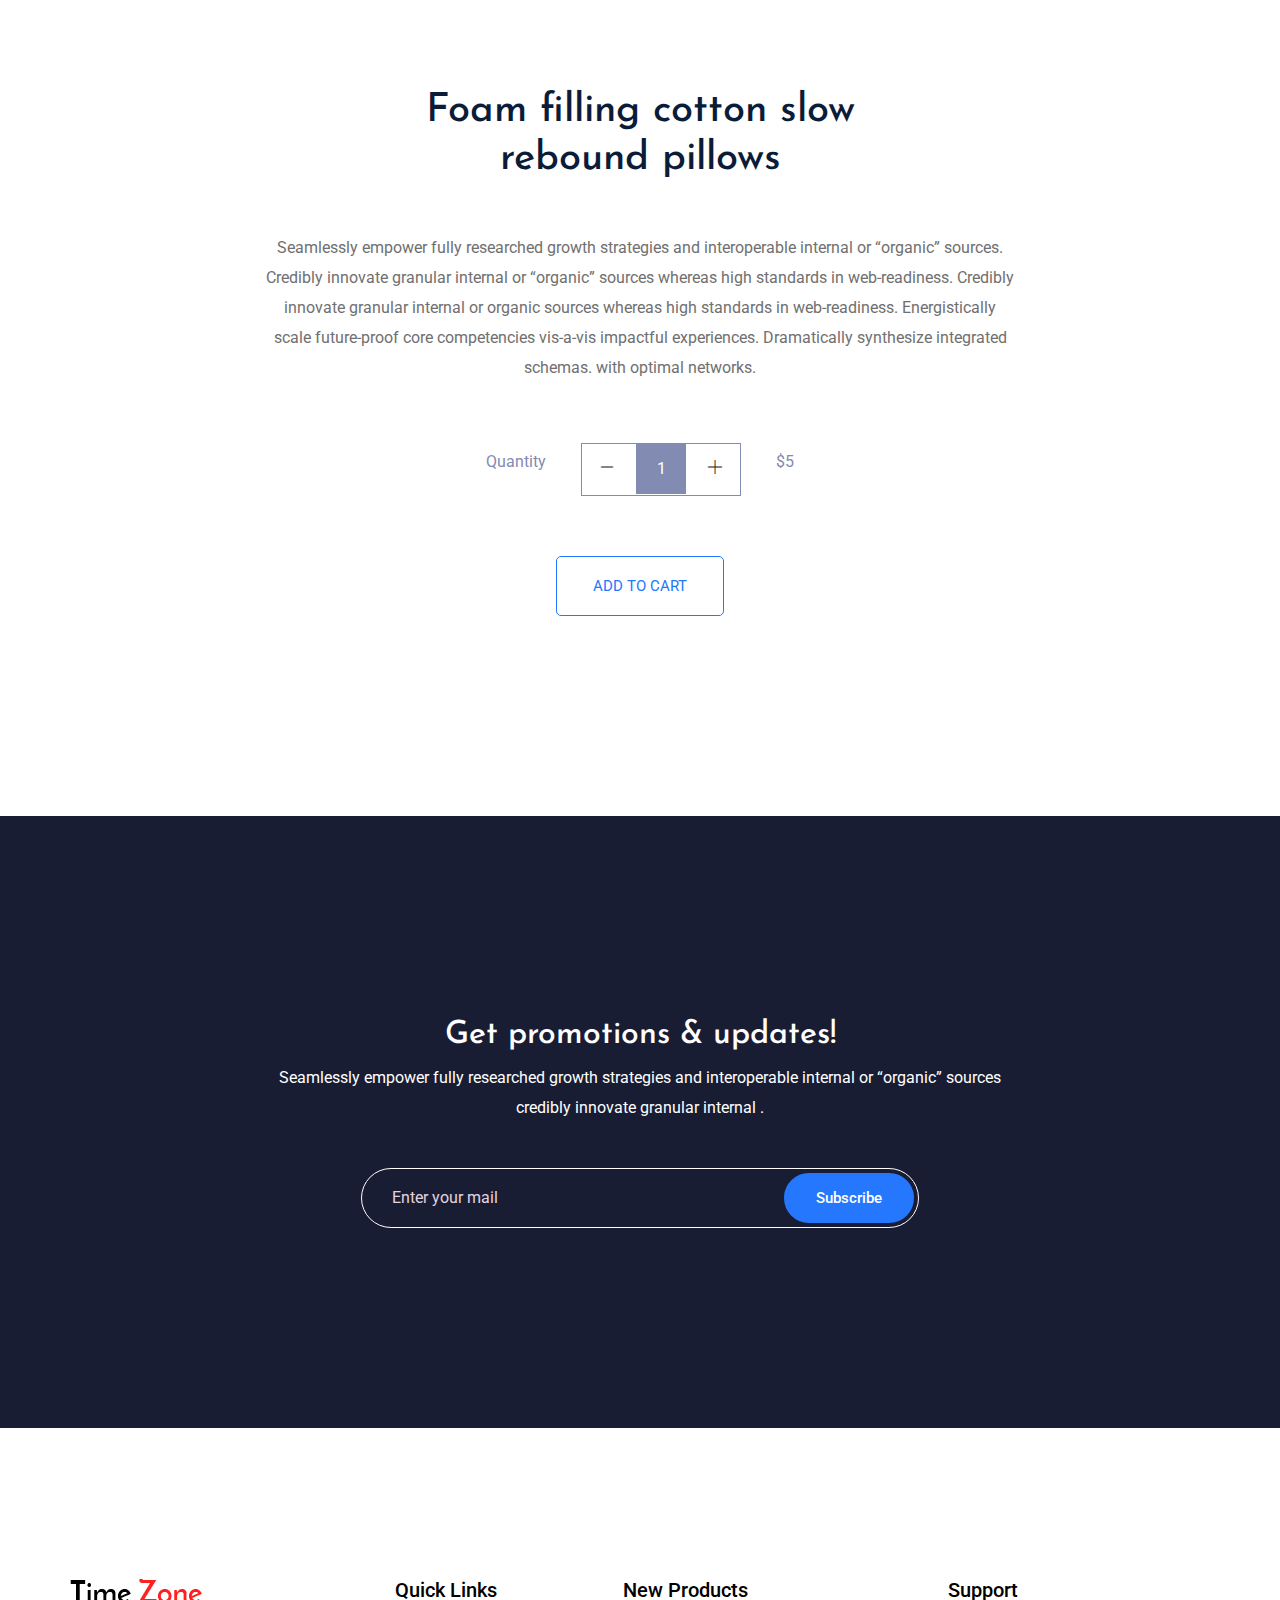
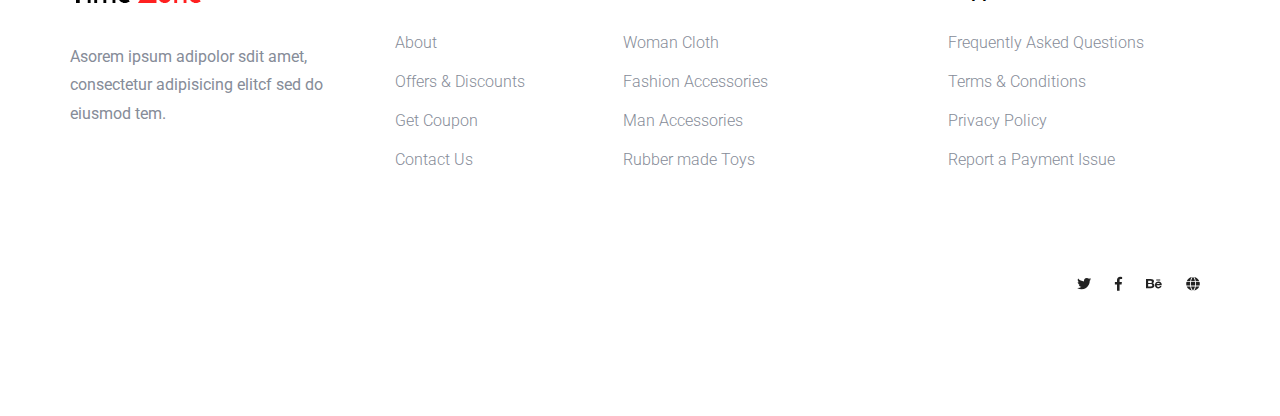
<file: product_details.html>
<!doctype html>
<html lang="zxx">
<head>
    <meta charset="utf-8">
    <meta http-equiv="x-ua-compatible" content="ie=edge">
    <title>Watch's</title>
    <meta name="description" content="">
    <meta name="viewport" content="width=device-width, initial-scale=1">
    <link rel="manifest" href="site.webmanifest">
    <link rel="shortcut icon" type="image/x-icon" href="assets/img/watch-emoji.png">    

    <!-- CSS here -->
        <link rel="stylesheet" href="assets/css/bootstrap.min.css">
        <link rel="stylesheet" href="assets/css/owl.carousel.min.css">
        <link rel="stylesheet" href="assets/css/flaticon.css">
        <link rel="stylesheet" href="assets/css/slicknav.css">
        <link rel="stylesheet" href="assets/css/animate.min.css">
        <link rel="stylesheet" href="assets/css/magnific-popup.css">
        <link rel="stylesheet" href="assets/css/fontawesome-all.min.css">
        <link rel="stylesheet" href="assets/css/themify-icons.css">
        <link rel="stylesheet" href="assets/css/slick.css">
        <link rel="stylesheet" href="assets/css/nice-select.css">
        <link rel="stylesheet" href="assets/css/style.css">

</head>
    

<body>
    
    <header>
        <!-- Header Start -->
        <div class="header-area">
            <div class="main-header header-sticky">
                <div class="container-fluid">
                    <div class="menu-wrapper">
                        <!-- Logo -->
                        <div class="logo">
                            <a href="index.html"><img src="assets/img/logo/logo.png" alt=""></a>
                        </div>
                        <!-- Main-menu -->
                        <div class="main-menu d-none d-lg-block">
                            <nav>                                                
                                <ul id="navigation">  
                                    <li><a href="index.html">Home</a></li>
                                    <li><a href="shop.html">shop</a></li>
                                    <li><a href="about.html">about</a></li>
                                    <li class="hot"><a href="#">Latest</a>
                                        <ul class="submenu">
                                            <li><a href="shop.html"> Product list</a></li>
                                            <li><a href="product_details.html"> Product Details</a></li>
                                        </ul>
                                    </li>
                                    <li><a href="blog.html">Blog</a>
                                        <ul class="submenu">
                                            <li><a href="blog.html">Blog</a></li>
                                            <li><a href="blog-details.html">Blog Details</a></li>
                                        </ul>
                                    </li>
                                    <li><a href="#">Pages</a>
                                        <ul class="submenu">
                                            <li><a href="login.html">Login</a></li>
                                            <li><a href="cart.html">Cart</a></li>
                                            <li><a href="elements.html">Element</a></li>
                                            <li><a href="confirmation.html">Confirmation</a></li>
                                            <li><a href="checkout.html">Product Checkout</a></li>
                                        </ul>
                                    </li>
                                    <li><a href="contact.html">Contact</a></li>
                                </ul>
                            </nav>
                        </div>
                        <!-- Header Right -->
                        <div class="header-right">
                            <ul>
                                <li>
                                    <div class="nav-search search-switch">
                                        <span class="flaticon-search"></span>
                                    </div>
                                </li>
                                <li> <a href="login.html"><span class="flaticon-user"></span></a></li>
                                <li><a href="cart.html"><span class="flaticon-shopping-cart"></span></a> </li>
                            </ul>
                        </div>
                    </div>
                    <!-- Mobile Menu -->
                    <div class="col-12">
                        <div class="mobile_menu d-block d-lg-none"></div>
                    </div>
                </div>
            </div>
        </div>
        <!-- Header End -->
    </header>
    <main>
        <!-- Hero Area Start-->
        <div class="slider-area ">
            <div class="single-slider slider-height2 d-flex align-items-center">
                <div class="container">
                    <div class="row">
                        <div class="col-xl-12">
                            <div class="hero-cap text-center">
                                <h2>Watch Shop</h2>
                            </div>
                        </div>
                    </div>
                </div>
            </div>
        </div>
        <!-- Hero Area End-->
        <!--================Single Product Area =================-->
        <div class="product_image_area">
            <div class="container">
            <div class="row justify-content-center">
                <div class="col-lg-12">
                <div class="product_img_slide owl-carousel">
                    <div class="single_product_img">
                        <img src="assets/img/gallery/gallery1.png" alt="#" class="img-fluid">
                    </div>
                    <div class="single_product_img">
                        <img src="assets/img/gallery/gallery01.png" alt="#" class="img-fluid">
                    </div>
                    <div class="single_product_img">
                        <img src="assets/img/gallery/gallery1.png" alt="#" class="img-fluid">
                    </div>
                </div>
                </div>
                <div class="col-lg-8">
                <div class="single_product_text text-center">
                    <h3>Foam filling cotton slow <br>
                        rebound pillows</h3>
                    <p>
                        Seamlessly empower fully researched growth strategies and interoperable internal or “organic” sources. Credibly innovate granular internal or “organic” sources whereas high standards in web-readiness. Credibly innovate granular internal or organic sources whereas high standards in web-readiness. Energistically scale future-proof core competencies vis-a-vis impactful experiences. Dramatically synthesize integrated schemas. with optimal networks.
                    </p>
                    <div class="card_area">
                        <div class="product_count_area">
                            <p>Quantity</p>
                            <div class="product_count d-inline-block">
                                <span class="product_count_item inumber-decrement"> <i class="ti-minus"></i></span>
                                <input class="product_count_item input-number" type="text" value="1" min="0" max="10">
                                <span class="product_count_item number-increment"> <i class="ti-plus"></i></span>
                            </div>
                            <p>$5</p>
                        </div>
                    <div class="add_to_cart">
                        <a href="#" class="btn_3">add to cart</a>
                    </div>
                    </div>
                </div>
                </div>
            </div>
            </div>
        </div>
        <!--================End Single Product Area =================-->
        <!-- subscribe part here -->
        <section class="subscribe_part section_padding">
            <div class="container">
                <div class="row justify-content-center">
                    <div class="col-lg-8">
                        <div class="subscribe_part_content">
                            <h2>Get promotions & updates!</h2>
                            <p>Seamlessly empower fully researched growth strategies and interoperable internal or “organic” sources credibly innovate granular internal .</p>
                            <div class="subscribe_form">
                                <input type="email" placeholder="Enter your mail">
                                <a href="#" class="btn_1">Subscribe</a>
                            </div>
                        </div>
                    </div>
                </div>
            </div>
        </section>
        <!-- subscribe part end -->
    </main>
    <footer>
        <!-- Footer Start-->
        <div class="footer-area footer-padding">
            <div class="container">
                <div class="row d-flex justify-content-between">
                    <div class="col-xl-3 col-lg-3 col-md-5 col-sm-6">
                        <div class="single-footer-caption mb-50">
                            <div class="single-footer-caption mb-30">
                                <!-- logo -->
                                <div class="footer-logo">
                                    <a href="index.html"><img src="assets/img/logo/logo2_footer.png" alt=""></a>
                                </div>
                                <div class="footer-tittle">
                                    <div class="footer-pera">
                                        <p>Asorem ipsum adipolor sdit amet, consectetur adipisicing elitcf sed do eiusmod tem.</p>
                                </div>
                                </div>
                            </div>
                        </div>
                    </div>
                    <div class="col-xl-2 col-lg-3 col-md-3 col-sm-5">
                        <div class="single-footer-caption mb-50">
                            <div class="footer-tittle">
                                <h4>Quick Links</h4>
                                <ul>
                                    <li><a href="#">About</a></li>
                                    <li><a href="#"> Offers & Discounts</a></li>
                                    <li><a href="#"> Get Coupon</a></li>
                                    <li><a href="#">  Contact Us</a></li>
                                </ul>
                            </div>
                        </div>
                    </div>
                    <div class="col-xl-3 col-lg-3 col-md-4 col-sm-7">
                        <div class="single-footer-caption mb-50">
                            <div class="footer-tittle">
                                <h4>New Products</h4>
                                <ul>
                                    <li><a href="#">Woman Cloth</a></li>
                                    <li><a href="#">Fashion Accessories</a></li>
                                    <li><a href="#"> Man Accessories</a></li>
                                    <li><a href="#"> Rubber made Toys</a></li>
                                </ul>
                            </div>
                        </div>
                    </div>
                    <div class="col-xl-3 col-lg-3 col-md-5 col-sm-7">
                        <div class="single-footer-caption mb-50">
                            <div class="footer-tittle">
                                <h4>Support</h4>
                                <ul>
                                    <li><a href="#">Frequently Asked Questions</a></li>
                                    <li><a href="#">Terms & Conditions</a></li>
                                    <li><a href="#">Privacy Policy</a></li>
                                    <li><a href="#">Report a Payment Issue</a></li>
                                </ul>
                            </div>
                        </div>
                    </div>
                </div>
                <!-- Footer bottom -->
                <div class="row align-items-center">
                    <div class="col-xl-7 col-lg-8 col-md-7">
                        <div class="footer-copy-right">
                            <p><!-- Link back to Colorlib can't be removed. Template is licensed under CC BY 3.0. -->
  <!-- Copyright &copy;<script>document.write(new Date().getFullYear());</script> All rights reserved | This template is made with <i class="fa fa-heart" aria-hidden="true"></i> by <a href="https://colorlib.com" target="_blank">Colorlib</a> -->
  <!-- Link back to Colorlib can't be removed. Template is licensed under CC BY 3.0. --></p>                   
                        </div>
                    </div>
                    <div class="col-xl-5 col-lg-4 col-md-5">
                        <div class="footer-copy-right f-right">
                            <!-- social -->
                            <div class="footer-social">
                                <a href="#"><i class="fab fa-twitter"></i></a>
                                <a href="https://www.facebook.com/sai4ull"><i class="fab fa-facebook-f"></i></a>
                                <a href="#"><i class="fab fa-behance"></i></a>
                                <a href="#"><i class="fas fa-globe"></i></a>
                            </div>
                        </div>
                    </div>
                </div>
            </div>
        </div>
        <!-- Footer End-->
    </footer>
    <!--? Search model Begin -->
    <div class="search-model-box">
        <div class="h-100 d-flex align-items-center justify-content-center">
            <div class="search-close-btn">+</div>
            <form class="search-model-form">
                <input type="text" id="search-input" placeholder="Searching key.....">
            </form>
        </div>
    </div>
    <!-- Search model end -->

    <!-- JS here -->

        <script src="./assets/js/vendor/modernizr-3.5.0.min.js"></script>
        <!-- Jquery, Popper, Bootstrap -->
        <script src="./assets/js/vendor/jquery-1.12.4.min.js"></script>
        <script src="./assets/js/popper.min.js"></script>
        <script src="./assets/js/bootstrap.min.js"></script>
        <!-- Jquery Mobile Menu -->
        <script src="./assets/js/jquery.slicknav.min.js"></script>

        <!-- Jquery Slick , Owl-Carousel Plugins -->
        <script src="./assets/js/owl.carousel.min.js"></script>
        <script src="./assets/js/slick.min.js"></script>

        <!-- One Page, Animated-HeadLin -->
        <script src="./assets/js/wow.min.js"></script>
        <script src="./assets/js/animated.headline.js"></script>
        <script src="./assets/js/jquery.magnific-popup.js"></script>

        <!-- Scroll up, nice-select, sticky -->
        <script src="./assets/js/jquery.scrollUp.min.js"></script>
        <script src="./assets/js/jquery.nice-select.min.js"></script>
        <script src="./assets/js/jquery.sticky.js"></script>
        
        <!-- contact js -->
        <script src="./assets/js/contact.js"></script>
        <script src="./assets/js/jquery.form.js"></script>
        <script src="./assets/js/jquery.validate.min.js"></script>
        <script src="./assets/js/mail-script.js"></script>
        <script src="./assets/js/jquery.ajaxchimp.min.js"></script>
        
        <!-- Jquery Plugins, main Jquery -->    
        <script src="./assets/js/plugins.js"></script>
        <script src="./assets/js/main.js"></script>

        <!-- swiper js -->
        <script src="./assets/js/swiper.min.js"></script>
            <!-- swiper js -->
        <script src="./assets/js/mixitup.min.js"></script>
        <script src="./assets/js/jquery.counterup.min.js"></script>
        <script src="./assets/js/waypoints.min.js"></script>

</body>

</html>
</file>
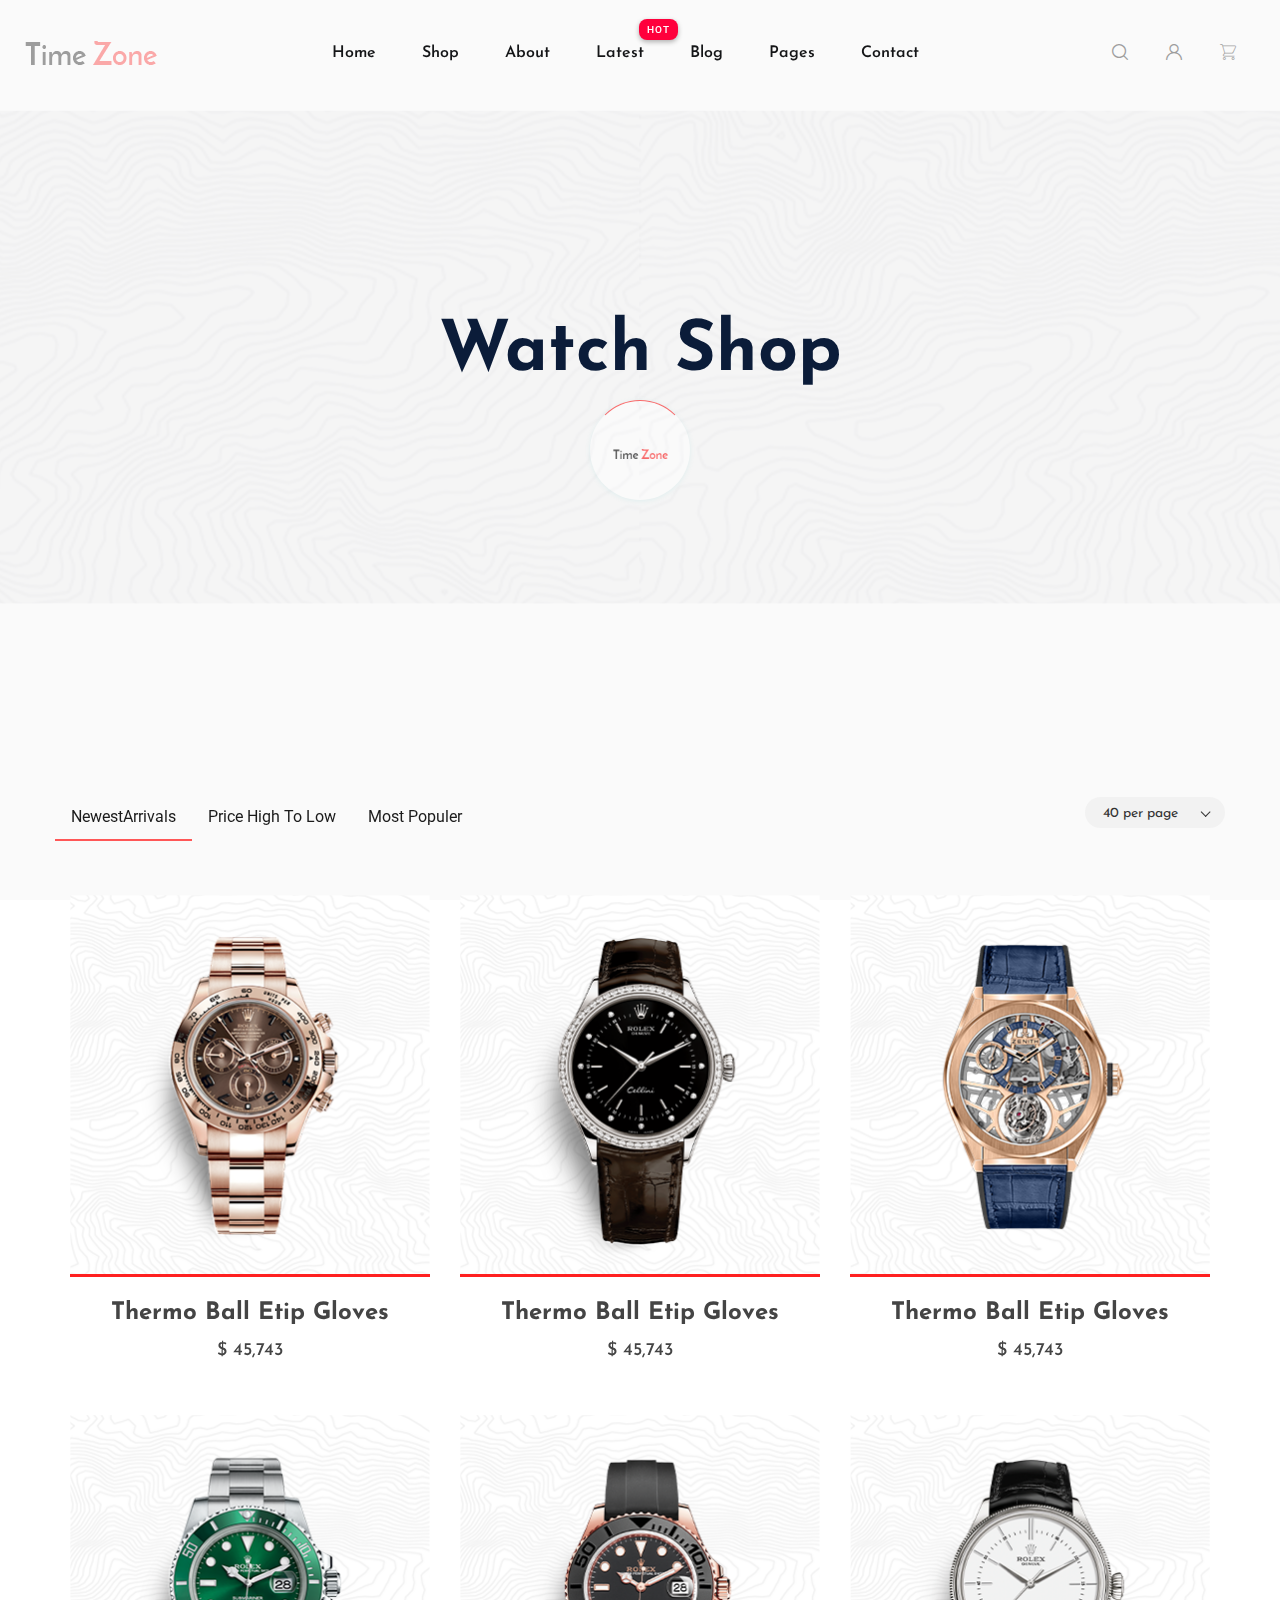
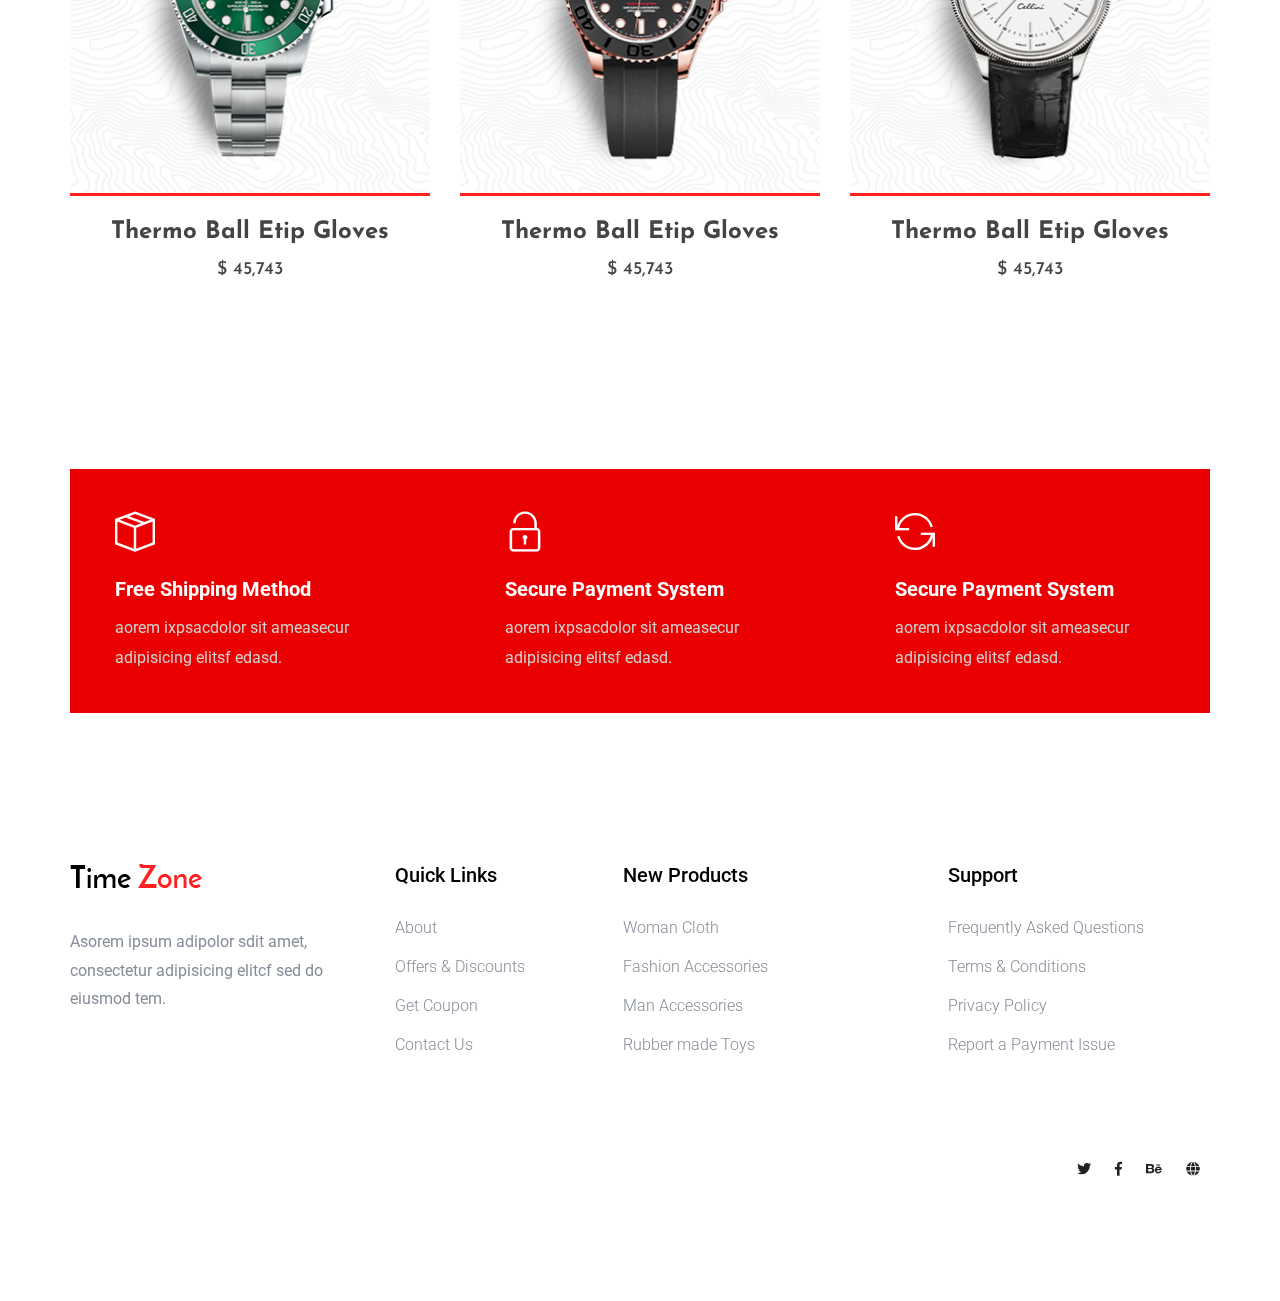
<file: shop.html>
<!doctype html>
<html class="no-js" lang="zxx">
<head>
    <meta charset="utf-8">
    <meta http-equiv="x-ua-compatible" content="ie=edge">
    <title>Watch's</title>
    <meta name="description" content="">
    <meta name="viewport" content="width=device-width, initial-scale=1">
    <link rel="manifest" href="site.webmanifest">
    <link rel="shortcut icon" type="image/x-icon" href="assets/img/favicon.ico">

    <!-- CSS here -->
        <link rel="stylesheet" href="assets/css/bootstrap.min.css">
        <link rel="stylesheet" href="assets/css/owl.carousel.min.css">
        <link rel="stylesheet" href="assets/css/flaticon.css">
        <link rel="stylesheet" href="assets/css/slicknav.css">
        <link rel="stylesheet" href="assets/css/animate.min.css">
        <link rel="stylesheet" href="assets/css/magnific-popup.css">
        <link rel="stylesheet" href="assets/css/fontawesome-all.min.css">
        <link rel="stylesheet" href="assets/css/themify-icons.css">
        <link rel="stylesheet" href="assets/css/slick.css">
        <link rel="stylesheet" href="assets/css/nice-select.css">
        <link rel="stylesheet" href="assets/css/style.css">
</head>

<body>
    <!--? Preloader Start -->
    <div id="preloader-active">
        <div class="preloader d-flex align-items-center justify-content-center">
            <div class="preloader-inner position-relative">
                <div class="preloader-circle"></div>
                <div class="preloader-img pere-text">
                    <img src="assets/img/logo/logo.png" alt="">
                </div>
            </div>
        </div>
    </div>
    <!-- Preloader Start -->
    <header>
        <!-- Header Start -->
        <div class="header-area">
            <div class="main-header header-sticky">
                <div class="container-fluid">
                    <div class="menu-wrapper">
                        <!-- Logo -->
                        <div class="logo">
                            <a href="index.html"><img src="assets/img/logo/logo.png" alt=""></a>
                        </div>
                        <!-- Main-menu -->
                        <div class="main-menu d-none d-lg-block">
                            <nav>                                                
                                <ul id="navigation">  
                                    <li><a href="index.html">Home</a></li>
                                    <li><a href="shop.html">shop</a></li>
                                    <li><a href="about.html">about</a></li>
                                    <li class="hot"><a href="#">Latest</a>
                                        <ul class="submenu">
                                            <li><a href="shop.html"> Product list</a></li>
                                            <li><a href="product_details.html"> Product Details</a></li>
                                        </ul>
                                    </li>
                                    <li><a href="blog.html">Blog</a>
                                        <ul class="submenu">
                                            <li><a href="blog.html">Blog</a></li>
                                            <li><a href="blog-details.html">Blog Details</a></li>
                                        </ul>
                                    </li>
                                    <li><a href="#">Pages</a>
                                        <ul class="submenu">
                                            <li><a href="login.html">Login</a></li>
                                            <li><a href="cart.html">Cart</a></li>
                                            <li><a href="elements.html">Element</a></li>
                                            <li><a href="confirmation.html">Confirmation</a></li>
                                            <li><a href="checkout.html">Product Checkout</a></li>
                                        </ul>
                                    </li>
                                    <li><a href="contact.html">Contact</a></li>
                                </ul>
                            </nav>
                        </div>
                        <!-- Header Right -->
                        <div class="header-right">
                            <ul>
                                <li>
                                    <div class="nav-search search-switch">
                                        <span class="flaticon-search"></span>
                                    </div>
                                </li>
                                <li> <a href="login.html"><span class="flaticon-user"></span></a></li>
                                <li><a href="cart.html"><span class="flaticon-shopping-cart"></span></a> </li>
                            </ul>
                        </div>
                    </div>
                    <!-- Mobile Menu -->
                    <div class="col-12">
                        <div class="mobile_menu d-block d-lg-none"></div>
                    </div>
                </div>
            </div>
        </div>
        <!-- Header End -->
    </header>
    <main>
        <!-- Hero Area Start-->
        <div class="slider-area ">
            <div class="single-slider slider-height2 d-flex align-items-center">
                <div class="container">
                    <div class="row">
                        <div class="col-xl-12">
                            <div class="hero-cap text-center">
                                <h2>Watch Shop</h2>
                            </div>
                        </div>
                    </div>
                </div>
            </div>
        </div>
        <!-- Hero Area End-->
        <!-- Latest Products Start -->
        <section class="popular-items latest-padding">
            <div class="container">
                <div class="row product-btn justify-content-between mb-40">
                    <div class="properties__button">
                        <!--Nav Button  -->
                        <nav>                                                      
                            <div class="nav nav-tabs" id="nav-tab" role="tablist">
                                <a class="nav-item nav-link active" id="nav-home-tab" data-toggle="tab" href="#nav-home" role="tab" aria-controls="nav-home" aria-selected="true">NewestArrivals</a>
                                <a class="nav-item nav-link" id="nav-profile-tab" data-toggle="tab" href="#nav-profile" role="tab" aria-controls="nav-profile" aria-selected="false"> Price high to low</a>
                                <a class="nav-item nav-link" id="nav-contact-tab" data-toggle="tab" href="#nav-contact" role="tab" aria-controls="nav-contact" aria-selected="false"> Most populer </a>
                            </div>
                        </nav>
                        <!--End Nav Button  -->
                    </div>
                    <!-- Grid and List view -->
                    <div class="grid-list-view">
                    </div>
                    <!-- Select items -->
                    <div class="select-this">
                        <form action="#">
                            <div class="select-itms">
                                <select name="select" id="select1">
                                    <option value="">40 per page</option>
                                    <option value="">50 per page</option>
                                    <option value="">60 per page</option>
                                    <option value="">70 per page</option>
                                </select>
                            </div>
                        </form>
                    </div>
                </div>
                <!-- Nav Card -->
                <div class="tab-content" id="nav-tabContent">
                    <!-- card one -->
                    <div class="tab-pane fade show active" id="nav-home" role="tabpanel" aria-labelledby="nav-home-tab">
                        <div class="row">
                            <div class="col-xl-4 col-lg-4 col-md-6 col-sm-6">
                                <div class="single-popular-items mb-50 text-center">
                                    <div class="popular-img">
                                        <img src="assets/img/gallery/popular1.png" alt="">
                                        <div class="img-cap">
                                            <span>Add to cart</span>
                                        </div>
                                        <div class="favorit-items">
                                            <span class="flaticon-heart"></span>
                                        </div>
                                    </div>
                                    <div class="popular-caption">
                                        <h3><a href="product_details.html">Thermo Ball Etip Gloves</a></h3>
                                        <span>$ 45,743</span>
                                    </div>
                                </div>
                            </div>
                            <div class="col-xl-4 col-lg-4 col-md-6 col-sm-6">
                                <div class="single-popular-items mb-50 text-center">
                                    <div class="popular-img">
                                        <img src="assets/img/gallery/popular2.png" alt="">
                                        <div class="img-cap">
                                            <span>Add to cart</span>
                                        </div>
                                        <div class="favorit-items">
                                            <span class="flaticon-heart"></span>
                                        </div>
                                    </div>
                                    <div class="popular-caption">
                                        <h3><a href="product_details.html">Thermo Ball Etip Gloves</a></h3>
                                        <span>$ 45,743</span>
                                    </div>
                                </div>
                            </div>
                            <div class="col-xl-4 col-lg-4 col-md-6 col-sm-6">
                                <div class="single-popular-items mb-50 text-center">
                                    <div class="popular-img">
                                        <img src="assets/img/gallery/popular3.png" alt="">
                                        <div class="img-cap">
                                            <span>Add to cart</span>
                                        </div>
                                        <div class="favorit-items">
                                            <span class="flaticon-heart"></span>
                                        </div>
                                    </div>
                                    <div class="popular-caption">
                                        <h3><a href="product_details.html">Thermo Ball Etip Gloves</a></h3>
                                        <span>$ 45,743</span>
                                    </div>
                                </div>
                            </div>
                            <div class="col-xl-4 col-lg-4 col-md-6 col-sm-6">
                                <div class="single-popular-items mb-50 text-center">
                                    <div class="popular-img">
                                        <img src="assets/img/gallery/popular4.png" alt="">
                                        <div class="img-cap">
                                            <span>Add to cart</span>
                                        </div>
                                        <div class="favorit-items">
                                            <span class="flaticon-heart"></span>
                                        </div>
                                    </div>
                                    <div class="popular-caption">
                                        <h3><a href="product_details.html">Thermo Ball Etip Gloves</a></h3>
                                        <span>$ 45,743</span>
                                    </div>
                                </div>
                            </div>
                            <div class="col-xl-4 col-lg-4 col-md-6 col-sm-6">
                                <div class="single-popular-items mb-50 text-center">
                                    <div class="popular-img">
                                        <img src="assets/img/gallery/popular5.png" alt="">
                                        <div class="img-cap">
                                            <span>Add to cart</span>
                                        </div>
                                        <div class="favorit-items">
                                            <span class="flaticon-heart"></span>
                                        </div>
                                    </div>
                                    <div class="popular-caption">
                                        <h3><a href="product_details.html">Thermo Ball Etip Gloves</a></h3>
                                        <span>$ 45,743</span>
                                    </div>
                                </div>
                            </div>
                            <div class="col-xl-4 col-lg-4 col-md-6 col-sm-6">
                                <div class="single-popular-items mb-50 text-center">
                                    <div class="popular-img">
                                        <img src="assets/img/gallery/popular6.png" alt="">
                                        <div class="img-cap">
                                            <span>Add to cart</span>
                                        </div>
                                        <div class="favorit-items">
                                            <span class="flaticon-heart"></span>
                                        </div>
                                    </div>
                                    <div class="popular-caption">
                                        <h3><a href="product_details.html">Thermo Ball Etip Gloves</a></h3>
                                        <span>$ 45,743</span>
                                    </div>
                                </div>
                            </div>
                        </div>
                    </div>
                    <!-- Card two -->
                    <div class="tab-pane fade" id="nav-profile" role="tabpanel" aria-labelledby="nav-profile-tab">
                        <div class="row">
                            <div class="col-xl-4 col-lg-4 col-md-6 col-sm-6">
                                <div class="single-popular-items mb-50 text-center">
                                    <div class="popular-img">
                                        <img src="assets/img/gallery/popular1.png" alt="">
                                        <div class="img-cap">
                                            <span>Add to cart</span>
                                        </div>
                                        <div class="favorit-items">
                                            <span class="flaticon-heart"></span>
                                        </div>
                                    </div>
                                    <div class="popular-caption">
                                        <h3><a href="product_details.html">Thermo Ball Etip Gloves</a></h3>
                                        <span>$ 45,743</span>
                                    </div>
                                </div>
                            </div>
                            <div class="col-xl-4 col-lg-4 col-md-6 col-sm-6">
                                <div class="single-popular-items mb-50 text-center">
                                    <div class="popular-img">
                                        <img src="assets/img/gallery/popular2.png" alt="">
                                        <div class="img-cap">
                                            <span>Add to cart</span>
                                        </div>
                                        <div class="favorit-items">
                                            <span class="flaticon-heart"></span>
                                        </div>
                                    </div>
                                    <div class="popular-caption">
                                        <h3><a href="product_details.html">Thermo Ball Etip Gloves</a></h3>
                                        <span>$ 45,743</span>
                                    </div>
                                </div>
                            </div>
                            <div class="col-xl-4 col-lg-4 col-md-6 col-sm-6">
                                <div class="single-popular-items mb-50 text-center">
                                    <div class="popular-img">
                                        <img src="assets/img/gallery/popular3.png" alt="">
                                        <div class="img-cap">
                                            <span>Add to cart</span>
                                        </div>
                                        <div class="favorit-items">
                                            <span class="flaticon-heart"></span>
                                        </div>
                                    </div>
                                    <div class="popular-caption">
                                        <h3><a href="product_details.html">Thermo Ball Etip Gloves</a></h3>
                                        <span>$ 45,743</span>
                                    </div>
                                </div>
                            </div>
                            <div class="col-xl-4 col-lg-4 col-md-6 col-sm-6">
                                <div class="single-popular-items mb-50 text-center">
                                    <div class="popular-img">
                                        <img src="assets/img/gallery/popular4.png" alt="">
                                        <div class="img-cap">
                                            <span>Add to cart</span>
                                        </div>
                                        <div class="favorit-items">
                                            <span class="flaticon-heart"></span>
                                        </div>
                                    </div>
                                    <div class="popular-caption">
                                        <h3><a href="product_details.html">Thermo Ball Etip Gloves</a></h3>
                                        <span>$ 45,743</span>
                                    </div>
                                </div>
                            </div>
                            <div class="col-xl-4 col-lg-4 col-md-6 col-sm-6">
                                <div class="single-popular-items mb-50 text-center">
                                    <div class="popular-img">
                                        <img src="assets/img/gallery/popular5.png" alt="">
                                        <div class="img-cap">
                                            <span>Add to cart</span>
                                        </div>
                                        <div class="favorit-items">
                                            <span class="flaticon-heart"></span>
                                        </div>
                                    </div>
                                    <div class="popular-caption">
                                        <h3><a href="product_details.html">Thermo Ball Etip Gloves</a></h3>
                                        <span>$ 45,743</span>
                                    </div>
                                </div>
                            </div>
                            <div class="col-xl-4 col-lg-4 col-md-6 col-sm-6">
                                <div class="single-popular-items mb-50 text-center">
                                    <div class="popular-img">
                                        <img src="assets/img/gallery/popular6.png" alt="">
                                        <div class="img-cap">
                                            <span>Add to cart</span>
                                        </div>
                                        <div class="favorit-items">
                                            <span class="flaticon-heart"></span>
                                        </div>
                                    </div>
                                    <div class="popular-caption">
                                        <h3><a href="product_details.html">Thermo Ball Etip Gloves</a></h3>
                                        <span>$ 45,743</span>
                                    </div>
                                </div>
                            </div>
                        </div>
                    </div>
                    <!-- Card three -->
                    <div class="tab-pane fade" id="nav-contact" role="tabpanel" aria-labelledby="nav-contact-tab">
                        <div class="row">
                            <div class="col-xl-4 col-lg-4 col-md-6 col-sm-6">
                                <div class="single-popular-items mb-50 text-center">
                                    <div class="popular-img">
                                        <img src="assets/img/gallery/popular1.png" alt="">
                                        <div class="img-cap">
                                            <span>Add to cart</span>
                                        </div>
                                        <div class="favorit-items">
                                            <span class="flaticon-heart"></span>
                                        </div>
                                    </div>
                                    <div class="popular-caption">
                                        <h3><a href="product_details.html">Thermo Ball Etip Gloves</a></h3>
                                        <span>$ 45,743</span>
                                    </div>
                                </div>
                            </div>
                            <div class="col-xl-4 col-lg-4 col-md-6 col-sm-6">
                                <div class="single-popular-items mb-50 text-center">
                                    <div class="popular-img">
                                        <img src="assets/img/gallery/popular2.png" alt="">
                                        <div class="img-cap">
                                            <span>Add to cart</span>
                                        </div>
                                        <div class="favorit-items">
                                            <span class="flaticon-heart"></span>
                                        </div>
                                    </div>
                                    <div class="popular-caption">
                                        <h3><a href="product_details.html">Thermo Ball Etip Gloves</a></h3>
                                        <span>$ 45,743</span>
                                    </div>
                                </div>
                            </div>
                            <div class="col-xl-4 col-lg-4 col-md-6 col-sm-6">
                                <div class="single-popular-items mb-50 text-center">
                                    <div class="popular-img">
                                        <img src="assets/img/gallery/popular3.png" alt="">
                                        <div class="img-cap">
                                            <span>Add to cart</span>
                                        </div>
                                        <div class="favorit-items">
                                            <span class="flaticon-heart"></span>
                                        </div>
                                    </div>
                                    <div class="popular-caption">
                                        <h3><a href="product_details.html">Thermo Ball Etip Gloves</a></h3>
                                        <span>$ 45,743</span>
                                    </div>
                                </div>
                            </div>
                            <div class="col-xl-4 col-lg-4 col-md-6 col-sm-6">
                                <div class="single-popular-items mb-50 text-center">
                                    <div class="popular-img">
                                        <img src="assets/img/gallery/popular4.png" alt="">
                                        <div class="img-cap">
                                            <span>Add to cart</span>
                                        </div>
                                        <div class="favorit-items">
                                            <span class="flaticon-heart"></span>
                                        </div>
                                    </div>
                                    <div class="popular-caption">
                                        <h3><a href="product_details.html">Thermo Ball Etip Gloves</a></h3>
                                        <span>$ 45,743</span>
                                    </div>
                                </div>
                            </div>
                            <div class="col-xl-4 col-lg-4 col-md-6 col-sm-6">
                                <div class="single-popular-items mb-50 text-center">
                                    <div class="popular-img">
                                        <img src="assets/img/gallery/popular5.png" alt="">
                                        <div class="img-cap">
                                            <span>Add to cart</span>
                                        </div>
                                        <div class="favorit-items">
                                            <span class="flaticon-heart"></span>
                                        </div>
                                    </div>
                                    <div class="popular-caption">
                                        <h3><a href="product_details.html">Thermo Ball Etip Gloves</a></h3>
                                        <span>$ 45,743</span>
                                    </div>
                                </div>
                            </div>
                            <div class="col-xl-4 col-lg-4 col-md-6 col-sm-6">
                                <div class="single-popular-items mb-50 text-center">
                                    <div class="popular-img">
                                        <img src="assets/img/gallery/popular6.png" alt="">
                                        <div class="img-cap">
                                            <span>Add to cart</span>
                                        </div>
                                        <div class="favorit-items">
                                            <span class="flaticon-heart"></span>
                                        </div>
                                    </div>
                                    <div class="popular-caption">
                                        <h3><a href="product_details.html">Thermo Ball Etip Gloves</a></h3>
                                        <span>$ 45,743</span>
                                    </div>
                                </div>
                            </div>
                        </div>
                    </div>
                </div>
                <!-- End Nav Card -->
            </div>
        </section>
        <!-- Latest Products End -->
        <!--? Shop Method Start-->
        <div class="shop-method-area">
            <div class="container">
                <div class="method-wrapper">
                    <div class="row d-flex justify-content-between">
                        <div class="col-xl-4 col-lg-4 col-md-6">
                            <div class="single-method mb-40">
                                <i class="ti-package"></i>
                                <h6>Free Shipping Method</h6>
                                <p>aorem ixpsacdolor sit ameasecur adipisicing elitsf edasd.</p>
                            </div>
                        </div>
                        <div class="col-xl-4 col-lg-4 col-md-6">
                            <div class="single-method mb-40">
                                <i class="ti-unlock"></i>
                                <h6>Secure Payment System</h6>
                                <p>aorem ixpsacdolor sit ameasecur adipisicing elitsf edasd.</p>
                            </div>
                        </div> 
                        <div class="col-xl-4 col-lg-4 col-md-6">
                            <div class="single-method mb-40">
                                <i class="ti-reload"></i>
                                <h6>Secure Payment System</h6>
                                <p>aorem ixpsacdolor sit ameasecur adipisicing elitsf edasd.</p>
                            </div>
                        </div>
                    </div>
                </div>
            </div>
        </div>
        <!-- Shop Method End-->
    </main>
    <footer>
        <!-- Footer Start-->
        <div class="footer-area footer-padding">
            <div class="container">
                <div class="row d-flex justify-content-between">
                    <div class="col-xl-3 col-lg-3 col-md-5 col-sm-6">
                        <div class="single-footer-caption mb-50">
                            <div class="single-footer-caption mb-30">
                                <!-- logo -->
                                <div class="footer-logo">
                                    <a href="index.html"><img src="assets/img/logo/logo2_footer.png" alt=""></a>
                                </div>
                                <div class="footer-tittle">
                                    <div class="footer-pera">
                                        <p>Asorem ipsum adipolor sdit amet, consectetur adipisicing elitcf sed do eiusmod tem.</p>
                                </div>
                                </div>
                            </div>
                        </div>
                    </div>
                    <div class="col-xl-2 col-lg-3 col-md-3 col-sm-5">
                        <div class="single-footer-caption mb-50">
                            <div class="footer-tittle">
                                <h4>Quick Links</h4>
                                <ul>
                                    <li><a href="#">About</a></li>
                                    <li><a href="#"> Offers & Discounts</a></li>
                                    <li><a href="#"> Get Coupon</a></li>
                                    <li><a href="#">  Contact Us</a></li>
                                </ul>
                            </div>
                        </div>
                    </div>
                    <div class="col-xl-3 col-lg-3 col-md-4 col-sm-7">
                        <div class="single-footer-caption mb-50">
                            <div class="footer-tittle">
                                <h4>New Products</h4>
                                <ul>
                                    <li><a href="#">Woman Cloth</a></li>
                                    <li><a href="#">Fashion Accessories</a></li>
                                    <li><a href="#"> Man Accessories</a></li>
                                    <li><a href="#"> Rubber made Toys</a></li>
                                </ul>
                            </div>
                        </div>
                    </div>
                    <div class="col-xl-3 col-lg-3 col-md-5 col-sm-7">
                        <div class="single-footer-caption mb-50">
                            <div class="footer-tittle">
                                <h4>Support</h4>
                                <ul>
                                    <li><a href="#">Frequently Asked Questions</a></li>
                                    <li><a href="#">Terms & Conditions</a></li>
                                    <li><a href="#">Privacy Policy</a></li>
                                    <li><a href="#">Report a Payment Issue</a></li>
                                </ul>
                            </div>
                        </div>
                    </div>
                </div>
                <!-- Footer bottom -->
                <div class="row align-items-center">
                    <div class="col-xl-7 col-lg-8 col-md-7">
                        <div class="footer-copy-right">
                            <p><!-- Link back to Colorlib can't be removed. Template is licensed under CC BY 3.0. -->
  <!-- Copyright &copy;<script>document.write(new Date().getFullYear());</script> All rights reserved | This template is made with <i class="fa fa-heart" aria-hidden="true"></i> by <a href="https://colorlib.com" target="_blank">Colorlib</a> -->
  <!-- Link back to Colorlib can't be removed. Template is licensed under CC BY 3.0. --></p>                 
                        </div>
                    </div>
                    <div class="col-xl-5 col-lg-4 col-md-5">
                        <div class="footer-copy-right f-right">
                            <!-- social -->
                            <div class="footer-social">
                                <a href="#"><i class="fab fa-twitter"></i></a>
                                <a href="https://www.facebook.com/sai4ull"><i class="fab fa-facebook-f"></i></a>
                                <a href="#"><i class="fab fa-behance"></i></a>
                                <a href="#"><i class="fas fa-globe"></i></a>
                            </div>
                        </div>
                    </div>
                </div>
            </div>
        </div>
        <!-- Footer End-->
    </footer>
    <!--? Search model Begin -->
    <div class="search-model-box">
        <div class="h-100 d-flex align-items-center justify-content-center">
            <div class="search-close-btn">+</div>
            <form class="search-model-form">
                <input type="text" id="search-input" placeholder="Searching key.....">
            </form>
        </div>
    </div>
    <!-- Search model end -->

<!-- JS here -->
    <!-- All JS Custom Plugins Link Here here -->
    <script src="./assets/js/vendor/modernizr-3.5.0.min.js"></script>
    <!-- Jquery, Popper, Bootstrap -->
    <script src="./assets/js/vendor/jquery-1.12.4.min.js"></script>
    <script src="./assets/js/popper.min.js"></script>
    <script src="./assets/js/bootstrap.min.js"></script>
    <!-- Jquery Mobile Menu -->
    <script src="./assets/js/jquery.slicknav.min.js"></script>

    <!-- Jquery Slick , Owl-Carousel Plugins -->
    <script src="./assets/js/owl.carousel.min.js"></script>
    <script src="./assets/js/slick.min.js"></script>

    <!-- One Page, Animated-HeadLin -->
    <script src="./assets/js/wow.min.js"></script>
    <script src="./assets/js/animated.headline.js"></script>
    <script src="./assets/js/jquery.magnific-popup.js"></script>

    <!-- Scroll up, nice-select, sticky -->
    <script src="./assets/js/jquery.scrollUp.min.js"></script>
    <script src="./assets/js/jquery.nice-select.min.js"></script>
    <script src="./assets/js/jquery.sticky.js"></script>
    
    <!-- contact js -->
    <script src="./assets/js/contact.js"></script>
    <script src="./assets/js/jquery.form.js"></script>
    <script src="./assets/js/jquery.validate.min.js"></script>
    <script src="./assets/js/mail-script.js"></script>
    <script src="./assets/js/jquery.ajaxchimp.min.js"></script>
    
    <!-- Jquery Plugins, main Jquery -->	
    <script src="./assets/js/plugins.js"></script>
    <script src="./assets/js/main.js"></script>
    
</body>
</html>
</file>
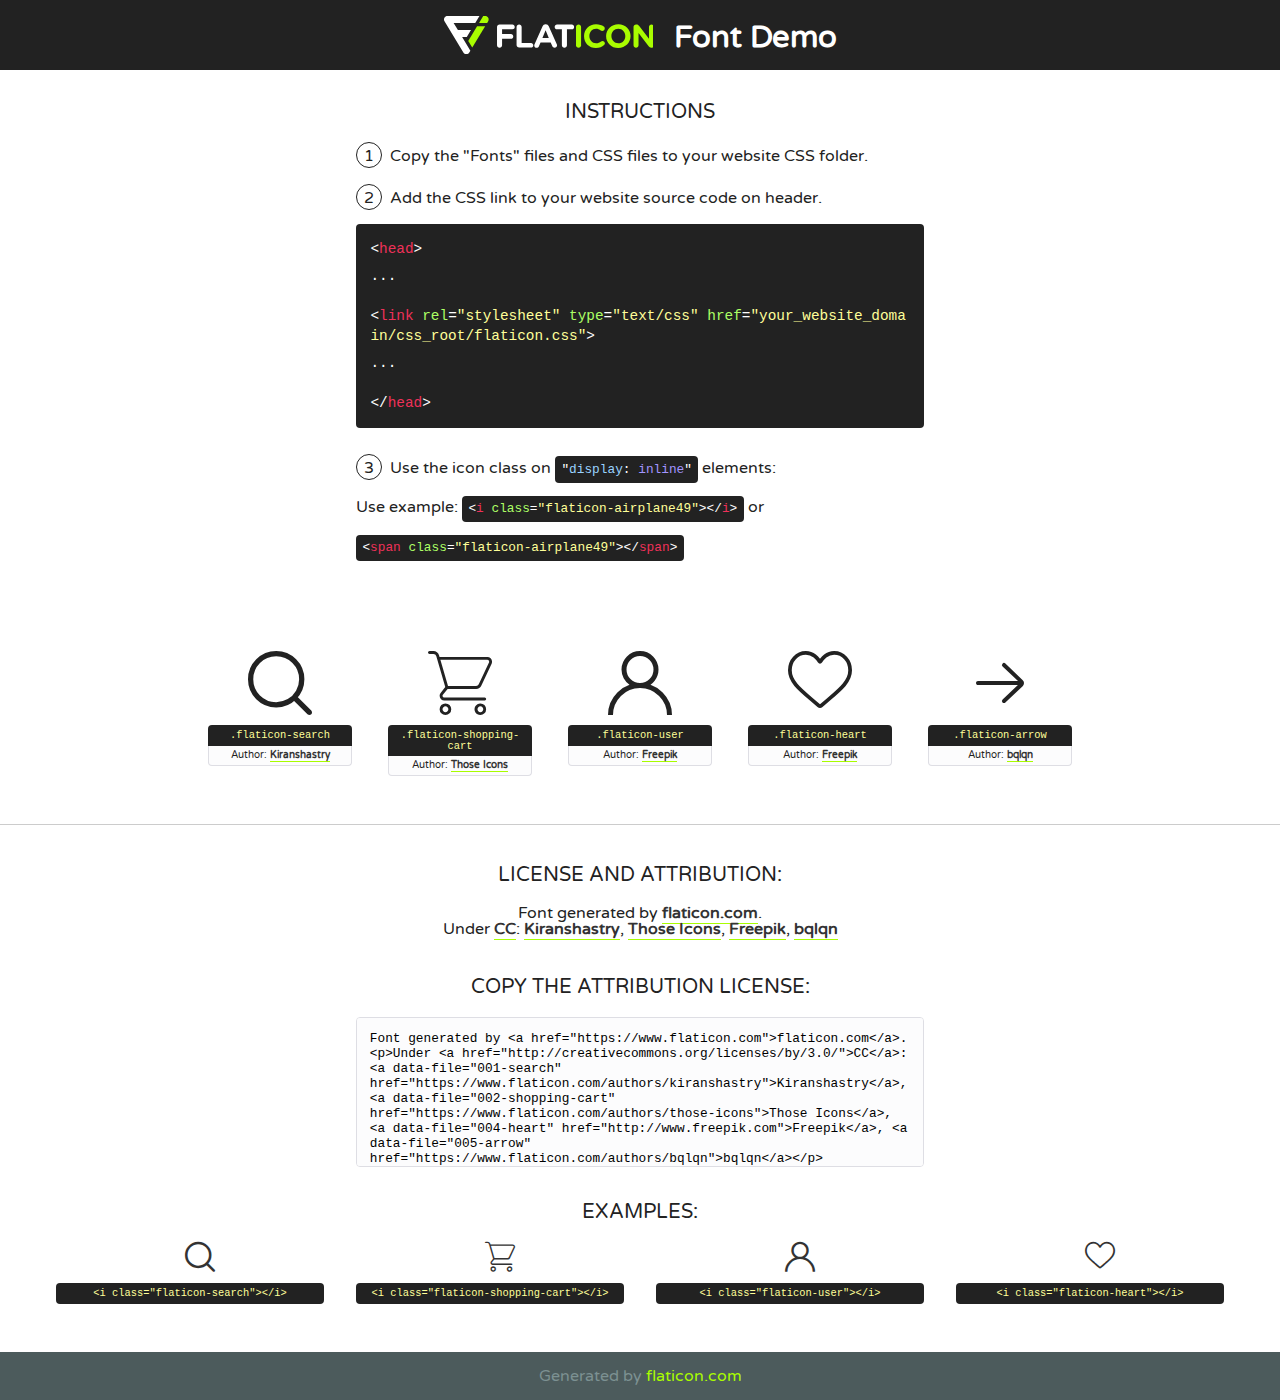
<file: assets/fonts/flaticon.html>
<!DOCTYPE html>
<!--
  Flaticon icon font: Flaticon
  Creation date: 19/04/2020 06:48
-->
<html>
<!DOCTYPE html>
<html>

<head>
    <title>Flaticon WebFont</title>
    <link href="http://fonts.googleapis.com/css?family=Varela+Round" rel="stylesheet" type="text/css" />
    <link rel="stylesheet" type="text/css" href="flaticon.css">
    <meta charset="UTF-8">
    <style>
    html, body, div, span, applet, object, iframe,
    h1, h2, h3, h4, h5, h6, p, blockquote, pre,
    a, abbr, acronym, address, big, cite, code,
    del, dfn, em, img, ins, kbd, q, s, samp,
    small, strike, strong, sub, sup, tt, var,
    b, u, i, center,
    dl, dt, dd, ol, ul, li,
    fieldset, form, label, legend,
    table, caption, tbody, tfoot, thead, tr, th, td,
    article, aside, canvas, details, embed, 
    figure, figcaption, footer, header, hgroup, 
    menu, nav, output, ruby, section, summary,
    time, mark, audio, video {
        margin: 0;
        padding: 0;
        border: 0;
        font-size: 100%;
        font: inherit;
        vertical-align: baseline;
    }
    /* HTML5 display-role reset for older browsers */
    article, aside, details, figcaption, figure, 
    footer, header, hgroup, menu, nav, section {
        display: block;
    }
    body {
        line-height: 1;
    }
    ol, ul {
        list-style: none;
    }
    blockquote, q {
        quotes: none;
    }
    blockquote:before, blockquote:after,
    q:before, q:after {
        content: '';
        content: none;
    }
    table {
        border-collapse: collapse;
        border-spacing: 0;
    }
    body {
        font-family: 'Varela Round', Helvetica, Arial, sans-serif;
        font-size: 16px;
        color: #222;
    }
    a {
        color: #333;
        border-bottom: 1px solid #a9fd00;
        font-weight: bold;
        text-decoration: none;
    }
    * {
        -moz-box-sizing: border-box;
        -webkit-box-sizing: border-box;
        box-sizing: border-box;
        margin: 0;
        padding: 0;
    }
    [class^="flaticon-"]:before, [class*=" flaticon-"]:before, [class^="flaticon-"]:after, [class*=" flaticon-"]:after {
        font-family: Flaticon;
        font-size: 30px;
        font-style: normal;
        margin-left: 20px;
        color: #333;
    }
    .wrapper {
        max-width: 600px;
        margin: auto;
        padding: 0 1em;
    }
    .title {
        font-size: 1.25em;
        text-align: center;
        margin-bottom: 1em;
        text-transform: uppercase;
    }
    header {
        text-align: center;
        background-color: #222;
        color: #fff;
        padding: 1em;
    }
    header .logo {
        width: 210px;
        height: 38px;
        display: inline-block;
        vertical-align: middle;
        margin-right: 1em;
        border: none;
    }
    header strong {
        font-size: 1.95em;
        font-weight: bold;
        vertical-align: middle;
        margin-top: 5px;
        display: inline-block;
    }
    .demo {
        margin: 2em auto;
        line-height: 1.25em;
    }
    .demo ul li {
        margin-bottom: 1em;
    }
    .demo ul li .num {
        color: #222;
        border-radius: 20px;
        display: inline-block;
        width: 26px;
        padding: 3px;
        height: 26px;
        text-align: center;
        margin-right: 0.5em;
        border: 1px solid #222;
    }
    .demo ul li code {
        background-color: #222;
        border-radius: 4px;
        padding: 0.25em 0.5em;
        display: inline-block;
        color: #fff;
        font-family: Consolas,Monaco,Lucida Console,Liberation Mono,DejaVu Sans Mono,Bitstream Vera Sans Mono,Courier New, monospace;
        font-weight: lighter;
        margin-top: 1em;
        font-size: 0.8em;
        word-break: break-all;
    }
    .demo ul li code.big {
        padding: 1em;
        font-size: 0.9em;
    }
    .demo ul li code .red {
        color: #EF3159;
    }
    .demo ul li code .green {
        color: #ACFF65;
    }
    .demo ul li code .yellow {
        color: #FFFF99;
    }
    .demo ul li code .blue {
        color: #99D3FF;
    }
    .demo ul li code .purple {
        color: #A295FF;
    }
    .demo ul li code .dots {
        margin-top: 0.5em;
        display: block;
    }
    #glyphs {
        border-bottom: 1px solid #ccc;
        padding: 2em 0;
        text-align: center;
    }
    .glyph {
        display: inline-block;
        width: 9em;
        margin: 1em;
        text-align: center;
        vertical-align: top;
        background: #FFF;
    }
    .glyph .glyph-icon {
        padding: 10px;
        display: block;
        font-family:"Flaticon";
        font-size: 64px;
        line-height: 1;
    }
    .glyph .glyph-icon:before {
        font-size: 64px;
        color: #222;
        margin-left: 0;
    }
    .class-name {
        font-size: 0.65em;
        background-color: #222;
        color: #fff;
        border-radius: 4px 4px 0 0;
        padding: 0.5em;
        color: #FFFF99;
        font-family: Consolas,Monaco,Lucida Console,Liberation Mono,DejaVu Sans Mono,Bitstream Vera Sans Mono,Courier New, monospace;
    }
    .author-name {
        font-size: 0.6em;
        background-color: #fcfcfd;
        border: 1px solid #DEDEE4;
        border-top: 0;
        border-radius: 0 0 4px 4px;
        padding: 0.5em;
    }
    .class-name:last-child {
        font-size: 10px;
        color:#888;
    }
    .class-name:last-child a {
        font-size: 10px;
        color:#555;
    }
    .class-name:last-child a:hover {
        color:#a9fd00;
    }
    .glyph > input {
        display: block;
        width: 100px;
        margin: 5px auto;
        text-align: center;
        font-size: 12px;
        cursor: text;
    }
    .glyph > input.icon-input {
        font-family:"Flaticon";
        font-size: 16px;
        margin-bottom: 10px;
    }
    .attribution .title {
        margin-top: 2em;
    }
    .attribution textarea {
        background-color: #fcfcfd;
        padding: 1em;
        border: none;
        box-shadow: none;
        border: 1px solid #DEDEE4;
        border-radius: 4px;
        resize: none;
        width: 100%;
        height: 150px;
        font-size: 0.8em;
        font-family: Consolas,Monaco,Lucida Console,Liberation Mono,DejaVu Sans Mono,Bitstream Vera Sans Mono,Courier New, monospace;
        -webkit-appearance: none;
    }
    .iconsuse {
        margin: 2em auto;
        text-align: center;
        max-width: 1200px;
    }
    .iconsuse:after {
        content: '';
        display: table;
        clear: both;
    }
    .iconsuse .image {
        float: left;
        width: 25%;
        padding: 0 1em;
    }
    .iconsuse .image p {
        margin-bottom: 1em;
    }
    .iconsuse .image span {
        display: block;
        font-size: 0.65em;
        background-color: #222;
        color: #fff;
        border-radius: 4px;
        padding: 0.5em;
        color: #FFFF99;
        margin-top: 1em;
        font-family: Consolas,Monaco,Lucida Console,Liberation Mono,DejaVu Sans Mono,Bitstream Vera Sans Mono,Courier New, monospace;
    }
    #footer {
        text-align: center;
        background-color: #4C5B5C;
        color: #7c9192;
        padding: 1em;
    }
    #footer a {
        border: none;
        color: #a9fd00;
        font-weight: normal;
    }
    @media (max-width: 960px) {
        .iconsuse .image {
            width: 50%;
        }
    }
    @media (max-width: 560px) {
        .iconsuse .image {
            width: 100%;
        }
    }
    </style>
</head>

<body class="characters-off">

    <header>
        <a href="https://www.flaticon.com" target="_blank" class="logo">
            <svg version="1.1" xmlns="http://www.w3.org/2000/svg" xmlns:xlink="http://www.w3.org/1999/xlink" xmlns:a="http://ns.adobe.com/AdobeSVGViewerExtensions/3.0/" viewBox="0 0 560.875 102.036" enable-background="new 0 0 560.875 102.036" xml:space="preserve">
                <defs>
                </defs>
                <g>
                    <g class="letters">
                        <path fill="#ffffff" d="M141.596,29.675c0-3.777,2.985-6.767,6.764-6.767h34.438c3.426,0,6.15,2.728,6.15,6.15
                        c0,3.43-2.724,6.149-6.15,6.149h-27.674v13.091h23.719c3.429,0,6.151,2.724,6.151,6.15c0,3.43-2.723,6.149-6.151,6.149h-23.719
                        v17.574c0,3.773-2.986,6.761-6.764,6.761c-3.779,0-6.764-2.989-6.764-6.761V29.675z"></path>
                        <path fill="#ffffff" d="M193.844,29.149c0-3.781,2.985-6.767,6.764-6.767c3.776,0,6.763,2.985,6.763,6.767v42.957h25.039
                        c3.426,0,6.149,2.726,6.149,6.153c0,3.425-2.723,6.15-6.149,6.15h-31.802c-3.779,0-6.764-2.986-6.764-6.768V29.149z"></path>
                        <path fill="#ffffff" d="M241.891,75.71l21.438-48.407c1.492-3.341,4.215-5.357,7.906-5.357h0.792
                        c3.686,0,6.323,2.017,7.815,5.357l21.439,48.407c0.436,0.967,0.701,1.845,0.701,2.723c0,3.602-2.809,6.501-6.414,6.501
                        c-3.161,0-5.269-1.845-6.499-4.655l-4.132-9.661h-27.059l-4.301,10.102c-1.144,2.631-3.426,4.214-6.237,4.214
                        c-3.517,0-6.24-2.81-6.24-6.325C241.1,77.64,241.451,76.677,241.891,75.71z M279.932,58.666l-8.521-20.297l-8.526,20.297H279.932
                        z"></path>
                        <path fill="#ffffff" d="M314.864,35.387H301.86c-3.429,0-6.239-2.813-6.239-6.238c0-3.429,2.811-6.24,6.239-6.24h39.533
                        c3.426,0,6.237,2.811,6.237,6.24c0,3.425-2.811,6.238-6.237,6.238h-13.001v42.785c0,3.773-2.99,6.761-6.764,6.761
                        c-3.779,0-6.764-2.989-6.764-6.761V35.387z"></path>
                        <path fill="#A9FD00" d="M352.615,29.149c0-3.781,2.985-6.767,6.767-6.767c3.774,0,6.761,2.985,6.761,6.767v49.024
                        c0,3.773-2.987,6.761-6.761,6.761c-3.781,0-6.767-2.989-6.767-6.761V29.149z"></path>
                        <path fill="#A9FD00" d="M374.132,53.836v-0.179c0-17.481,13.178-31.801,32.065-31.801c9.22,0,15.459,2.458,20.557,6.238
                        c1.402,1.054,2.637,2.985,2.637,5.357c0,3.692-2.985,6.59-6.681,6.59c-1.845,0-3.071-0.702-4.044-1.319
                        c-3.776-2.813-7.729-4.393-12.562-4.393c-10.364,0-17.831,8.611-17.831,19.154v0.173c0,10.542,7.291,19.329,17.831,19.329
                        c5.715,0,9.492-1.756,13.359-4.834c1.049-0.874,2.458-1.491,4.039-1.491c3.429,0,6.325,2.813,6.325,6.236
                        c0,2.106-1.056,3.78-2.282,4.834c-5.539,4.834-12.036,7.733-21.878,7.733C387.572,85.464,374.132,71.493,374.132,53.836z"></path>
                        <path fill="#A9FD00" d="M433.009,53.836v-0.179c0-17.481,13.79-31.801,32.766-31.801c18.981,0,32.592,14.143,32.592,31.628v0.173
                        c0,17.483-13.785,31.807-32.769,31.807C446.625,85.464,433.009,71.32,433.009,53.836z M484.224,53.836v-0.179
                        c0-10.539-7.725-19.326-18.626-19.326c-10.893,0-18.449,8.611-18.449,19.154v0.173c0,10.542,7.73,19.329,18.626,19.329
                        C476.676,72.986,484.224,64.378,484.224,53.836z"></path>
                        <path fill="#A9FD00" d="M506.233,29.321c0-3.774,2.99-6.763,6.767-6.763h1.401c3.252,0,5.183,1.583,7.029,3.953l26.093,34.265
                        V29.059c0-3.692,2.99-6.677,6.681-6.677c3.683,0,6.671,2.985,6.671,6.677v48.934c0,3.78-2.987,6.765-6.764,6.765h-0.436
                        c-3.257,0-5.188-1.581-7.034-3.953l-27.056-35.492v32.944c0,3.687-2.985,6.676-6.678,6.676c-3.683,0-6.673-2.989-6.673-6.676
                        V29.321z"></path>
                    </g>
                    <g class="insignia">
                        <path fill="#ffffff" d="M48.372,56.137h12.517l11.156-18.537H37.186L25.688,18.539h57.825L94.668,0H9.271
                        C5.925,0,2.842,1.801,1.198,4.716c-1.644,2.907-1.593,6.482,0.134,9.343l50.38,83.501c1.678,2.781,4.689,4.476,7.938,4.476
                        c3.246,0,6.257-1.695,7.935-4.476l2.898-4.804L48.372,56.137z"></path>
                        <g class="i">
                            <path fill="#A9FD00" d="M93.575,18.539h0.031v0.004l21.652,0.004l2.705-4.488c1.727-2.861,1.778-6.436,0.133-9.343
                            C116.454,1.801,113.371,0,110.026,0h-5.294L93.575,18.539z"></path>
                            <polygon fill="#A9FD00" points="88.291,27.356 64.725,66.486 75.519,84.404 109.942,27.356"></polygon>
                        </g>
                    </g>
                </g>
            </svg>
        </a>
        <strong>Font Demo</strong>
    </header>


    <section class="demo wrapper">

        <p class="title">Instructions</p>

        <ul>
            <li>
                <span class="num">1</span>Copy the "Fonts" files and CSS files to your website CSS folder.
            </li>
            <li>
                <span class="num">2</span>Add the CSS link to your website source code on header.
                <code class="big">
                    &lt;<span class="red">head</span>&gt;
                    <br/><span class="dots">...</span>
                    <br/>&lt;<span class="red">link</span> <span class="green">rel</span>=<span class="yellow">"stylesheet"</span> <span class="green">type</span>=<span class="yellow">"text/css"</span> <span class="green">href</span>=<span class="yellow">"your_website_domain/css_root/flaticon.css"</span>&gt;
                    <br/><span class="dots">...</span>
                    <br/>&lt;/<span class="red">head</span>&gt;
                </code>
            </li>

            <li>
                <p>
                    <span class="num">3</span>Use the icon class on <code>"<span class="blue">display</span>:<span class="purple"> inline</span>"</code> elements:
                    <br />
                    Use example: <code>&lt;<span class="red">i</span> <span class="green">class</span>=<span class="yellow">&quot;flaticon-airplane49&quot;</span>&gt;&lt;/<span class="red">i</span>&gt;</code> or <code>&lt;<span class="red">span</span> <span class="green">class</span>=<span class="yellow">&quot;flaticon-airplane49&quot;</span>&gt;&lt;/<span class="red">span</span>&gt;</code>
            </li>
        </ul>

    </section>




   <section id="glyphs">          
    
      
        <div class="glyph"><div class="glyph-icon flaticon-search"></div>
            <div class="class-name">.flaticon-search</div>
            <div class="author-name">Author: <a data-file="001-search" href="https://www.flaticon.com/authors/kiranshastry">Kiranshastry</a> </div> 
        </div>        
        
        <div class="glyph"><div class="glyph-icon flaticon-shopping-cart"></div>
            <div class="class-name">.flaticon-shopping-cart</div>
            <div class="author-name">Author: <a data-file="002-shopping-cart" href="https://www.flaticon.com/authors/those-icons">Those Icons</a> </div> 
        </div>        
        
        <div class="glyph"><div class="glyph-icon flaticon-user"></div>
            <div class="class-name">.flaticon-user</div>
            <div class="author-name">Author: <a data-file="003-user" href="http://www.freepik.com">Freepik</a> </div> 
        </div>        
        
        <div class="glyph"><div class="glyph-icon flaticon-heart"></div>
            <div class="class-name">.flaticon-heart</div>
            <div class="author-name">Author: <a data-file="004-heart" href="http://www.freepik.com">Freepik</a> </div> 
        </div>        
        
        <div class="glyph"><div class="glyph-icon flaticon-arrow"></div>
            <div class="class-name">.flaticon-arrow</div>
            <div class="author-name">Author: <a data-file="005-arrow" href="https://www.flaticon.com/authors/bqlqn">bqlqn</a> </div> 
        </div>        
        

    </section>



    <section class="attribution wrapper"   style="text-align:center;">

      <div class="title">License and attribution:</div><div class="attrDiv">Font generated by <a href="https://www.flaticon.com">flaticon.com</a>. <div><p>Under <a href="http://creativecommons.org/licenses/by/3.0/">CC</a>: <a data-file="001-search" href="https://www.flaticon.com/authors/kiranshastry">Kiranshastry</a>, <a data-file="002-shopping-cart" href="https://www.flaticon.com/authors/those-icons">Those Icons</a>, <a data-file="004-heart" href="http://www.freepik.com">Freepik</a>, <a data-file="005-arrow" href="https://www.flaticon.com/authors/bqlqn">bqlqn</a></p>  </div>
      </div>
      <div class="title">Copy the Attribution License:</div>

    <textarea onclick="this.focus();this.select();">Font generated by &lt;a href=&quot;https://www.flaticon.com&quot;&gt;flaticon.com&lt;/a&gt;. <p>Under <a href="http://creativecommons.org/licenses/by/3.0/">CC</a>: <a data-file="001-search" href="https://www.flaticon.com/authors/kiranshastry">Kiranshastry</a>, <a data-file="002-shopping-cart" href="https://www.flaticon.com/authors/those-icons">Those Icons</a>, <a data-file="004-heart" href="http://www.freepik.com">Freepik</a>, <a data-file="005-arrow" href="https://www.flaticon.com/authors/bqlqn">bqlqn</a></p>  
     </textarea>

    </section>

    <section class="iconsuse">

          <div class="title">Examples:</div>            
             
            <div class="image">
                <p>
                    <i class="glyph-icon flaticon-search"></i> 
                    <span>&lt;i class=&quot;flaticon-search&quot;&gt;&lt;/i&gt;</span>
                </p>
            </div>
            
            <div class="image">
                <p>
                    <i class="glyph-icon flaticon-shopping-cart"></i> 
                    <span>&lt;i class=&quot;flaticon-shopping-cart&quot;&gt;&lt;/i&gt;</span>
                </p>
            </div>
            
            <div class="image">
                <p>
                    <i class="glyph-icon flaticon-user"></i> 
                    <span>&lt;i class=&quot;flaticon-user&quot;&gt;&lt;/i&gt;</span>
                </p>
            </div>
            
            <div class="image">
                <p>
                    <i class="glyph-icon flaticon-heart"></i> 
                    <span>&lt;i class=&quot;flaticon-heart&quot;&gt;&lt;/i&gt;</span>
                </p>
            </div>
                       
        </div>
                            
    </section>

<div id="footer">
    <div>Generated by <a href="https://www.flaticon.com">flaticon.com</a>
    </div>
</div>



</body>
</html>
</file>
<file: assets/css/flaticon.css>
/*
  	Flaticon icon font: Flaticon
  	Creation date: 19/04/2020 06:48
  	*/

@font-face {
  font-family: "Flaticon";
  src: url("../fonts/Flaticon.eot");
  src: url("../fonts/Flaticon.eot?#iefix") format("embedded-opentype"),
       url("../fonts/Flaticon.woff2") format("woff2"),
       url("../fonts/Flaticon.woff") format("woff"),
       url("../fonts/Flaticon.ttf") format("truetype"),
       url("../fonts/Flaticon.svg#Flaticon") format("svg");
  font-weight: normal;
  font-style: normal;
}

@media screen and (-webkit-min-device-pixel-ratio:0) {
  @font-face {
    font-family: "Flaticon";
    src: url("../fonts/Flaticon.svg#Flaticon") format("svg");
  }
}

[class^="flaticon-"]:before, [class*=" flaticon-"]:before,
[class^="flaticon-"]:after, [class*=" flaticon-"]:after {   
  font-family: Flaticon;
font-style: normal;
}

.flaticon-search:before { content: "\f100"; }
.flaticon-shopping-cart:before { content: "\f101"; }
.flaticon-user:before { content: "\f102"; }
.flaticon-heart:before { content: "\f103"; }
.flaticon-arrow:before { content: "\f104"; }
</file>
<file: assets/css/themify-icons.css>
@font-face {
	font-family: 'themify';
	src:url('../fonts/themify.eot?-fvbane');


	src:url('../fonts/themify.eot?#iefix-fvbane') format('embedded-opentype'),
		url('../fonts/themify.woff?-fvbane') format('woff'),
		url('../fonts/themify.ttf?-fvbane') format('truetype'),
		url('../fonts/themify.svg?-fvbane#themify') format('svg');
	font-weight: normal;
	font-style: normal;
}

[class^="ti-"], [class*=" ti-"] {
	font-family: 'themify';
	speak: none;
	font-style: normal;
	font-weight: normal;
	font-variant: normal;
	text-transform: none;
	line-height: 1;

	/* Better Font Rendering =========== */
	-webkit-font-smoothing: antialiased;
	-moz-osx-font-smoothing: grayscale;
}

.ti-wand:before {
	content: "\e600";
}
.ti-volume:before {
	content: "\e601";
}
.ti-user:before {
	content: "\e602";
}
.ti-unlock:before {
	content: "\e603";
}
.ti-unlink:before {
	content: "\e604";
}
.ti-trash:before {
	content: "\e605";
}
.ti-thought:before {
	content: "\e606";
}
.ti-target:before {
	content: "\e607";
}
.ti-tag:before {
	content: "\e608";
}
.ti-tablet:before {
	content: "\e609";
}
.ti-star:before {
	content: "\e60a";
}
.ti-spray:before {
	content: "\e60b";
}
.ti-signal:before {
	content: "\e60c";
}
.ti-shopping-cart:before {
	content: "\e60d";
}
.ti-shopping-cart-full:before {
	content: "\e60e";
}
.ti-settings:before {
	content: "\e60f";
}
.ti-search:before {
	content: "\e610";
}
.ti-zoom-in:before {
	content: "\e611";
}
.ti-zoom-out:before {
	content: "\e612";
}
.ti-cut:before {
	content: "\e613";
}
.ti-ruler:before {
	content: "\e614";
}
.ti-ruler-pencil:before {
	content: "\e615";
}
.ti-ruler-alt:before {
	content: "\e616";
}
.ti-bookmark:before {
	content: "\e617";
}
.ti-bookmark-alt:before {
	content: "\e618";
}
.ti-reload:before {
	content: "\e619";
}
.ti-plus:before {
	content: "\e61a";
}
.ti-pin:before {
	content: "\e61b";
}
.ti-pencil:before {
	content: "\e61c";
}
.ti-pencil-alt:before {
	content: "\e61d";
}
.ti-paint-roller:before {
	content: "\e61e";
}
.ti-paint-bucket:before {
	content: "\e61f";
}
.ti-na:before {
	content: "\e620";
}
.ti-mobile:before {
	content: "\e621";
}
.ti-minus:before {
	content: "\e622";
}
.ti-medall:before {
	content: "\e623";
}
.ti-medall-alt:before {
	content: "\e624";
}
.ti-marker:before {
	content: "\e625";
}
.ti-marker-alt:before {
	content: "\e626";
}
.ti-arrow-up:before {
	content: "\e627";
}
.ti-arrow-right:before {
	content: "\e628";
}
.ti-arrow-left:before {
	content: "\e629";
}
.ti-arrow-down:before {
	content: "\e62a";
}
.ti-lock:before {
	content: "\e62b";
}
.ti-location-arrow:before {
	content: "\e62c";
}
.ti-link:before {
	content: "\e62d";
}
.ti-layout:before {
	content: "\e62e";
}
.ti-layers:before {
	content: "\e62f";
}
.ti-layers-alt:before {
	content: "\e630";
}
.ti-key:before {
	content: "\e631";
}
.ti-import:before {
	content: "\e632";
}
.ti-image:before {
	content: "\e633";
}
.ti-heart:before {
	content: "\e634";
}
.ti-heart-broken:before {
	content: "\e635";
}
.ti-hand-stop:before {
	content: "\e636";
}
.ti-hand-open:before {
	content: "\e637";
}
.ti-hand-drag:before {
	content: "\e638";
}
.ti-folder:before {
	content: "\e639";
}
.ti-flag:before {
	content: "\e63a";
}
.ti-flag-alt:before {
	content: "\e63b";
}
.ti-flag-alt-2:before {
	content: "\e63c";
}
.ti-eye:before {
	content: "\e63d";
}
.ti-export:before {
	content: "\e63e";
}
.ti-exchange-vertical:before {
	content: "\e63f";
}
.ti-desktop:before {
	content: "\e640";
}
.ti-cup:before {
	content: "\e641";
}
.ti-crown:before {
	content: "\e642";
}
.ti-comments:before {
	content: "\e643";
}
.ti-comment:before {
	content: "\e644";
}
.ti-comment-alt:before {
	content: "\e645";
}
.ti-close:before {
	content: "\e646";
}
.ti-clip:before {
	content: "\e647";
}
.ti-angle-up:before {
	content: "\e648";
}
.ti-angle-right:before {
	content: "\e649";
}
.ti-angle-left:before {
	content: "\e64a";
}
.ti-angle-down:before {
	content: "\e64b";
}
.ti-check:before {
	content: "\e64c";
}
.ti-check-box:before {
	content: "\e64d";
}
.ti-camera:before {
	content: "\e64e";
}
.ti-announcement:before {
	content: "\e64f";
}
.ti-brush:before {
	content: "\e650";
}
.ti-briefcase:before {
	content: "\e651";
}
.ti-bolt:before {
	content: "\e652";
}
.ti-bolt-alt:before {
	content: "\e653";
}
.ti-blackboard:before {
	content: "\e654";
}
.ti-bag:before {
	content: "\e655";
}
.ti-move:before {
	content: "\e656";
}
.ti-arrows-vertical:before {
	content: "\e657";
}
.ti-arrows-horizontal:before {
	content: "\e658";
}
.ti-fullscreen:before {
	content: "\e659";
}
.ti-arrow-top-right:before {
	content: "\e65a";
}
.ti-arrow-top-left:before {
	content: "\e65b";
}
.ti-arrow-circle-up:before {
	content: "\e65c";
}
.ti-arrow-circle-right:before {
	content: "\e65d";
}
.ti-arrow-circle-left:before {
	content: "\e65e";
}
.ti-arrow-circle-down:before {
	content: "\e65f";
}
.ti-angle-double-up:before {
	content: "\e660";
}
.ti-angle-double-right:before {
	content: "\e661";
}
.ti-angle-double-left:before {
	content: "\e662";
}
.ti-angle-double-down:before {
	content: "\e663";
}
.ti-zip:before {
	content: "\e664";
}
.ti-world:before {
	content: "\e665";
}
.ti-wheelchair:before {
	content: "\e666";
}
.ti-view-list:before {
	content: "\e667";
}
.ti-view-list-alt:before {
	content: "\e668";
}
.ti-view-grid:before {
	content: "\e669";
}
.ti-uppercase:before {
	content: "\e66a";
}
.ti-upload:before {
	content: "\e66b";
}
.ti-underline:before {
	content: "\e66c";
}
.ti-truck:before {
	content: "\e66d";
}
.ti-timer:before {
	content: "\e66e";
}
.ti-ticket:before {
	content: "\e66f";
}
.ti-thumb-up:before {
	content: "\e670";
}
.ti-thumb-down:before {
	content: "\e671";
}
.ti-text:before {
	content: "\e672";
}
.ti-stats-up:before {
	content: "\e673";
}
.ti-stats-down:before {
	content: "\e674";
}
.ti-split-v:before {
	content: "\e675";
}
.ti-split-h:before {
	content: "\e676";
}
.ti-smallcap:before {
	content: "\e677";
}
.ti-shine:before {
	content: "\e678";
}
.ti-shift-right:before {
	content: "\e679";
}
.ti-shift-left:before {
	content: "\e67a";
}
.ti-shield:before {
	content: "\e67b";
}
.ti-notepad:before {
	content: "\e67c";
}
.ti-server:before {
	content: "\e67d";
}
.ti-quote-right:before {
	content: "\e67e";
}
.ti-quote-left:before {
	content: "\e67f";
}
.ti-pulse:before {
	content: "\e680";
}
.ti-printer:before {
	content: "\e681";
}
.ti-power-off:before {
	content: "\e682";
}
.ti-plug:before {
	content: "\e683";
}
.ti-pie-chart:before {
	content: "\e684";
}
.ti-paragraph:before {
	content: "\e685";
}
.ti-panel:before {
	content: "\e686";
}
.ti-package:before {
	content: "\e687";
}
.ti-music:before {
	content: "\e688";
}
.ti-music-alt:before {
	content: "\e689";
}
.ti-mouse:before {
	content: "\e68a";
}
.ti-mouse-alt:before {
	content: "\e68b";
}
.ti-money:before {
	content: "\e68c";
}
.ti-microphone:before {
	content: "\e68d";
}
.ti-menu:before {
	content: "\e68e";
}
.ti-menu-alt:before {
	content: "\e68f";
}
.ti-map:before {
	content: "\e690";
}
.ti-map-alt:before {
	content: "\e691";
}
.ti-loop:before {
	content: "\e692";
}
.ti-location-pin:before {
	content: "\e693";
}
.ti-list:before {
	content: "\e694";
}
.ti-light-bulb:before {
	content: "\e695";
}
.ti-Italic:before {
	content: "\e696";
}
.ti-info:before {
	content: "\e697";
}
.ti-infinite:before {
	content: "\e698";
}
.ti-id-badge:before {
	content: "\e699";
}
.ti-hummer:before {
	content: "\e69a";
}
.ti-home:before {
	content: "\e69b";
}
.ti-help:before {
	content: "\e69c";
}
.ti-headphone:before {
	content: "\e69d";
}
.ti-harddrives:before {
	content: "\e69e";
}
.ti-harddrive:before {
	content: "\e69f";
}
.ti-gift:before {
	content: "\e6a0";
}
.ti-game:before {
	content: "\e6a1";
}
.ti-filter:before {
	content: "\e6a2";
}
.ti-files:before {
	content: "\e6a3";
}
.ti-file:before {
	content: "\e6a4";
}
.ti-eraser:before {
	content: "\e6a5";
}
.ti-envelope:before {
	content: "\e6a6";
}
.ti-download:before {
	content: "\e6a7";
}
.ti-direction:before {
	content: "\e6a8";
}
.ti-direction-alt:before {
	content: "\e6a9";
}
.ti-dashboard:before {
	content: "\e6aa";
}
.ti-control-stop:before {
	content: "\e6ab";
}
.ti-control-shuffle:before {
	content: "\e6ac";
}
.ti-control-play:before {
	content: "\e6ad";
}
.ti-control-pause:before {
	content: "\e6ae";
}
.ti-control-forward:before {
	content: "\e6af";
}
.ti-control-backward:before {
	content: "\e6b0";
}
.ti-cloud:before {
	content: "\e6b1";
}
.ti-cloud-up:before {
	content: "\e6b2";
}
.ti-cloud-down:before {
	content: "\e6b3";
}
.ti-clipboard:before {
	content: "\e6b4";
}
.ti-car:before {
	content: "\e6b5";
}
.ti-calendar:before {
	content: "\e6b6";
}
.ti-book:before {
	content: "\e6b7";
}
.ti-bell:before {
	content: "\e6b8";
}
.ti-basketball:before {
	content: "\e6b9";
}
.ti-bar-chart:before {
	content: "\e6ba";
}
.ti-bar-chart-alt:before {
	content: "\e6bb";
}
.ti-back-right:before {
	content: "\e6bc";
}
.ti-back-left:before {
	content: "\e6bd";
}
.ti-arrows-corner:before {
	content: "\e6be";
}
.ti-archive:before {
	content: "\e6bf";
}
.ti-anchor:before {
	content: "\e6c0";
}
.ti-align-right:before {
	content: "\e6c1";
}
.ti-align-left:before {
	content: "\e6c2";
}
.ti-align-justify:before {
	content: "\e6c3";
}
.ti-align-center:before {
	content: "\e6c4";
}
.ti-alert:before {
	content: "\e6c5";
}
.ti-alarm-clock:before {
	content: "\e6c6";
}
.ti-agenda:before {
	content: "\e6c7";
}
.ti-write:before {
	content: "\e6c8";
}
.ti-window:before {
	content: "\e6c9";
}
.ti-widgetized:before {
	content: "\e6ca";
}
.ti-widget:before {
	content: "\e6cb";
}
.ti-widget-alt:before {
	content: "\e6cc";
}
.ti-wallet:before {
	content: "\e6cd";
}
.ti-video-clapper:before {
	content: "\e6ce";
}
.ti-video-camera:before {
	content: "\e6cf";
}
.ti-vector:before {
	content: "\e6d0";
}
.ti-themify-logo:before {
	content: "\e6d1";
}
.ti-themify-favicon:before {
	content: "\e6d2";
}
.ti-themify-favicon-alt:before {
	content: "\e6d3";
}
.ti-support:before {
	content: "\e6d4";
}
.ti-stamp:before {
	content: "\e6d5";
}
.ti-split-v-alt:before {
	content: "\e6d6";
}
.ti-slice:before {
	content: "\e6d7";
}
.ti-shortcode:before {
	content: "\e6d8";
}
.ti-shift-right-alt:before {
	content: "\e6d9";
}
.ti-shift-left-alt:before {
	content: "\e6da";
}
.ti-ruler-alt-2:before {
	content: "\e6db";
}
.ti-receipt:before {
	content: "\e6dc";
}
.ti-pin2:before {
	content: "\e6dd";
}
.ti-pin-alt:before {
	content: "\e6de";
}
.ti-pencil-alt2:before {
	content: "\e6df";
}
.ti-palette:before {
	content: "\e6e0";
}
.ti-more:before {
	content: "\e6e1";
}
.ti-more-alt:before {
	content: "\e6e2";
}
.ti-microphone-alt:before {
	content: "\e6e3";
}
.ti-magnet:before {
	content: "\e6e4";
}
.ti-line-double:before {
	content: "\e6e5";
}
.ti-line-dotted:before {
	content: "\e6e6";
}
.ti-line-dashed:before {
	content: "\e6e7";
}
.ti-layout-width-full:before {
	content: "\e6e8";
}
.ti-layout-width-default:before {
	content: "\e6e9";
}
.ti-layout-width-default-alt:before {
	content: "\e6ea";
}
.ti-layout-tab:before {
	content: "\e6eb";
}
.ti-layout-tab-window:before {
	content: "\e6ec";
}
.ti-layout-tab-v:before {
	content: "\e6ed";
}
.ti-layout-tab-min:before {
	content: "\e6ee";
}
.ti-layout-slider:before {
	content: "\e6ef";
}
.ti-layout-slider-alt:before {
	content: "\e6f0";
}
.ti-layout-sidebar-right:before {
	content: "\e6f1";
}
.ti-layout-sidebar-none:before {
	content: "\e6f2";
}
.ti-layout-sidebar-left:before {
	content: "\e6f3";
}
.ti-layout-placeholder:before {
	content: "\e6f4";
}
.ti-layout-menu:before {
	content: "\e6f5";
}
.ti-layout-menu-v:before {
	content: "\e6f6";
}
.ti-layout-menu-separated:before {
	content: "\e6f7";
}
.ti-layout-menu-full:before {
	content: "\e6f8";
}
.ti-layout-media-right-alt:before {
	content: "\e6f9";
}
.ti-layout-media-right:before {
	content: "\e6fa";
}
.ti-layout-media-overlay:before {
	content: "\e6fb";
}
.ti-layout-media-overlay-alt:before {
	content: "\e6fc";
}
.ti-layout-media-overlay-alt-2:before {
	content: "\e6fd";
}
.ti-layout-media-left-alt:before {
	content: "\e6fe";
}
.ti-layout-media-left:before {
	content: "\e6ff";
}
.ti-layout-media-center-alt:before {
	content: "\e700";
}
.ti-layout-media-center:before {
	content: "\e701";
}
.ti-layout-list-thumb:before {
	content: "\e702";
}
.ti-layout-list-thumb-alt:before {
	content: "\e703";
}
.ti-layout-list-post:before {
	content: "\e704";
}
.ti-layout-list-large-image:before {
	content: "\e705";
}
.ti-layout-line-solid:before {
	content: "\e706";
}
.ti-layout-grid4:before {
	content: "\e707";
}
.ti-layout-grid3:before {
	content: "\e708";
}
.ti-layout-grid2:before {
	content: "\e709";
}
.ti-layout-grid2-thumb:before {
	content: "\e70a";
}
.ti-layout-cta-right:before {
	content: "\e70b";
}
.ti-layout-cta-left:before {
	content: "\e70c";
}
.ti-layout-cta-center:before {
	content: "\e70d";
}
.ti-layout-cta-btn-right:before {
	content: "\e70e";
}
.ti-layout-cta-btn-left:before {
	content: "\e70f";
}
.ti-layout-column4:before {
	content: "\e710";
}
.ti-layout-column3:before {
	content: "\e711";
}
.ti-layout-column2:before {
	content: "\e712";
}
.ti-layout-accordion-separated:before {
	content: "\e713";
}
.ti-layout-accordion-merged:before {
	content: "\e714";
}
.ti-layout-accordion-list:before {
	content: "\e715";
}
.ti-ink-pen:before {
	content: "\e716";
}
.ti-info-alt:before {
	content: "\e717";
}
.ti-help-alt:before {
	content: "\e718";
}
.ti-headphone-alt:before {
	content: "\e719";
}
.ti-hand-point-up:before {
	content: "\e71a";
}
.ti-hand-point-right:before {
	content: "\e71b";
}
.ti-hand-point-left:before {
	content: "\e71c";
}
.ti-hand-point-down:before {
	content: "\e71d";
}
.ti-gallery:before {
	content: "\e71e";
}
.ti-face-smile:before {
	content: "\e71f";
}
.ti-face-sad:before {
	content: "\e720";
}
.ti-credit-card:before {
	content: "\e721";
}
.ti-control-skip-forward:before {
	content: "\e722";
}
.ti-control-skip-backward:before {
	content: "\e723";
}
.ti-control-record:before {
	content: "\e724";
}
.ti-control-eject:before {
	content: "\e725";
}
.ti-comments-smiley:before {
	content: "\e726";
}
.ti-brush-alt:before {
	content: "\e727";
}
.ti-youtube:before {
	content: "\e728";
}
.ti-vimeo:before {
	content: "\e729";
}
.ti-twitter:before {
	content: "\e72a";
}
.ti-time:before {
	content: "\e72b";
}
.ti-tumblr:before {
	content: "\e72c";
}
.ti-skype:before {
	content: "\e72d";
}
.ti-share:before {
	content: "\e72e";
}
.ti-share-alt:before {
	content: "\e72f";
}
.ti-rocket:before {
	content: "\e730";
}
.ti-pinterest:before {
	content: "\e731";
}
.ti-new-window:before {
	content: "\e732";
}
.ti-microsoft:before {
	content: "\e733";
}
.ti-list-ol:before {
	content: "\e734";
}
.ti-linkedin:before {
	content: "\e735";
}
.ti-layout-sidebar-2:before {
	content: "\e736";
}
.ti-layout-grid4-alt:before {
	content: "\e737";
}
.ti-layout-grid3-alt:before {
	content: "\e738";
}
.ti-layout-grid2-alt:before {
	content: "\e739";
}
.ti-layout-column4-alt:before {
	content: "\e73a";
}
.ti-layout-column3-alt:before {
	content: "\e73b";
}
.ti-layout-column2-alt:before {
	content: "\e73c";
}
.ti-instagram:before {
	content: "\e73d";
}
.ti-google:before {
	content: "\e73e";
}
.ti-github:before {
	content: "\e73f";
}
.ti-flickr:before {
	content: "\e740";
}
.ti-facebook:before {
	content: "\e741";
}
.ti-dropbox:before {
	content: "\e742";
}
.ti-dribbble:before {
	content: "\e743";
}
.ti-apple:before {
	content: "\e744";
}
.ti-android:before {
	content: "\e745";
}
.ti-save:before {
	content: "\e746";
}
.ti-save-alt:before {
	content: "\e747";
}
.ti-yahoo:before {
	content: "\e748";
}
.ti-wordpress:before {
	content: "\e749";
}
.ti-vimeo-alt:before {
	content: "\e74a";
}
.ti-twitter-alt:before {
	content: "\e74b";
}
.ti-tumblr-alt:before {
	content: "\e74c";
}
.ti-trello:before {
	content: "\e74d";
}
.ti-stack-overflow:before {
	content: "\e74e";
}
.ti-soundcloud:before {
	content: "\e74f";
}
.ti-sharethis:before {
	content: "\e750";
}
.ti-sharethis-alt:before {
	content: "\e751";
}
.ti-reddit:before {
	content: "\e752";
}
.ti-pinterest-alt:before {
	content: "\e753";
}
.ti-microsoft-alt:before {
	content: "\e754";
}
.ti-linux:before {
	content: "\e755";
}
.ti-jsfiddle:before {
	content: "\e756";
}
.ti-joomla:before {
	content: "\e757";
}
.ti-html5:before {
	content: "\e758";
}
.ti-flickr-alt:before {
	content: "\e759";
}
.ti-email:before {
	content: "\e75a";
}
.ti-drupal:before {
	content: "\e75b";
}
.ti-dropbox-alt:before {
	content: "\e75c";
}
.ti-css3:before {
	content: "\e75d";
}
.ti-rss:before {
	content: "\e75e";
}
.ti-rss-alt:before {
	content: "\e75f";
}
</file>
<file: assets/css/nice-select.css>
.nice-select {
  -webkit-tap-highlight-color: transparent;
  background-color: #fff;
  border-radius: 5px;
  border: solid 1px #e8e8e8;
  box-sizing: border-box;
  clear: both;
  cursor: pointer;
  display: block;
  float: left;
  font-family: inherit;
  font-size: 14px;
  font-weight: normal;
  height: 42px;
  line-height: 40px;
  outline: none;
  padding-left: 18px;
  padding-right: 30px;
  position: relative;
  text-align: left !important;
  -webkit-transition: all 0.2s ease-in-out;
  transition: all 0.2s ease-in-out;
  -webkit-user-select: none;
     -moz-user-select: none;
      -ms-user-select: none;
          user-select: none;
  white-space: nowrap;
  width: auto; }
  .nice-select:hover {
    border-color: #dbdbdb; }
  .nice-select:active, .nice-select.open, .nice-select:focus {
    border-color: #999; }
  .nice-select:after {
    border-bottom: 2px solid #999;
    border-right: 2px solid #999;
    content: '';
    display: block;
    height: 5px;
    margin-top: -4px;
    pointer-events: none;
    position: absolute;
    right: 12px;
    top: 50%;
    -webkit-transform-origin: 66% 66%;
        -ms-transform-origin: 66% 66%;
            transform-origin: 66% 66%;
    -webkit-transform: rotate(45deg);
        -ms-transform: rotate(45deg);
            transform: rotate(45deg);
    -webkit-transition: all 0.15s ease-in-out;
    transition: all 0.15s ease-in-out;
    width: 5px; }
  .nice-select.open:after {
    -webkit-transform: rotate(-135deg);
        -ms-transform: rotate(-135deg);
            transform: rotate(-135deg); }
  .nice-select.open .list {
    opacity: 1;
    pointer-events: auto;
    -webkit-transform: scale(1) translateY(0);
        -ms-transform: scale(1) translateY(0);
            transform: scale(1) translateY(0); }
  .nice-select.disabled {
    border-color: #ededed;
    color: #999;
    pointer-events: none; }
    .nice-select.disabled:after {
      border-color: #cccccc; }
  .nice-select.wide {
    width: 100%; }
    .nice-select.wide .list {
      left: 0 !important;
      right: 0 !important; }
  .nice-select.right {
    float: right; }
    .nice-select.right .list {
      left: auto;
      right: 0; }
  .nice-select.small {
    font-size: 12px;
    height: 36px;
    line-height: 34px; }
    .nice-select.small:after {
      height: 4px;
      width: 4px; }
    .nice-select.small .option {
      line-height: 34px;
      min-height: 34px; }
  .nice-select .list {
    background-color: #fff;
    border-radius: 5px;
    box-shadow: 0 0 0 1px rgba(68, 68, 68, 0.11);
    box-sizing: border-box;
    margin-top: 4px;
    opacity: 0;
    overflow: hidden;
    padding: 0;
    pointer-events: none;
    position: absolute;
    top: 100%;
    left: 0;
    -webkit-transform-origin: 50% 0;
        -ms-transform-origin: 50% 0;
            transform-origin: 50% 0;
    -webkit-transform: scale(0.75) translateY(-21px);
        -ms-transform: scale(0.75) translateY(-21px);
            transform: scale(0.75) translateY(-21px);
    -webkit-transition: all 0.2s cubic-bezier(0.5, 0, 0, 1.25), opacity 0.15s ease-out;
    transition: all 0.2s cubic-bezier(0.5, 0, 0, 1.25), opacity 0.15s ease-out;
    z-index: 9; }
    .nice-select .list:hover .option:not(:hover) {
      background-color: transparent !important; }
  .nice-select .option {
    cursor: pointer;
    font-weight: 400;
    line-height: 40px;
    list-style: none;
    min-height: 40px;
    outline: none;
    padding-left: 18px;
    padding-right: 29px;
    text-align: left;
    -webkit-transition: all 0.2s;
    transition: all 0.2s; }
    .nice-select .option:hover, .nice-select .option.focus, .nice-select .option.selected.focus {
      background-color: #f6f6f6; }
    .nice-select .option.selected {
      font-weight: bold; }
    .nice-select .option.disabled {
      background-color: transparent;
      color: #999;
      cursor: default; }

.no-csspointerevents .nice-select .list {
  display: none; }

.no-csspointerevents .nice-select.open .list {
  display: block; }
</file>
<file: assets/css/style.css>
@import url("https://fonts.googleapis.com/css?family=Josefin+Sans:200,300,400,500,600,700|Roboto:100,300,400,500,700&display=swap");.white-bg{background:#ffffff}.gray-bg{background:#f5f5f5}.gray-bg{background:#f7f7fd}.white-bg{background:#fff}.black-bg{background:#16161a}.theme-bg{background:#ff2020}.brand-bg{background:#f1f4fa}.testimonial-bg{background:#f9fafc}.white-color{color:#fff}.black-color{color:#16161a}.theme-color{color:#ff2020}.boxed-btn{background:#fff;color:#fff !important;display:inline-block;padding:18px 44px;font-family:"Josefin Sans",sans-serif;font-size:14px;font-weight:400;border:0;border:1px solid #ff2020;letter-spacing:3px;text-align:center;text-transform:uppercase;cursor:pointer}.boxed-btn:hover{background:#ff2020;color:#000 !important;border:1px solid #ff2020}.boxed-btn:focus{outline:none}.boxed-btn.large-width{width:220px}[data-overlay]{position:relative;background-size:cover;background-repeat:no-repeat;background-position:center center}[data-overlay]::before{position:absolute;left:0;top:0;right:0;bottom:0;content:""}[data-opacity="1"]::before{opacity:0.1}[data-opacity="2"]::before{opacity:0.2}[data-opacity="3"]::before{opacity:0.3}[data-opacity="4"]::before{opacity:0.4}[data-opacity="5"]::before{opacity:0.5}[data-opacity="6"]::before{opacity:0.6}[data-opacity="7"]::before{opacity:0.7}[data-opacity="8"]::before{opacity:0.8}[data-opacity="9"]::before{opacity:0.9}body{font-family:"Roboto",sans-serif;font-weight:normal;font-style:normal}h1,h2,h3,h4,h5,h6{font-family:"Josefin Sans",sans-serif;color:#0b1c39;margin-top:0px;font-style:normal;font-weight:500;text-transform:normal}p{font-family:"Roboto",sans-serif;color:#777;font-size:16px;line-height:30px;margin-bottom:15px;font-weight:normal}span{font-family:"Josefin Sans",sans-serif}.bg-img-1{background-image:url(../img/slider/slider-img-1.jpg)}.bg-img-2{background-image:url(../img/background-img/bg-img-2.jpg)}.cta-bg-1{background-image:url(../img/background-img/bg-img-3.jpg)}.img{max-width:100%;-webkit-transition:all .3s ease-out 0s;-moz-transition:all .3s ease-out 0s;-ms-transition:all .3s ease-out 0s;-o-transition:all .3s ease-out 0s;transition:all .3s ease-out 0s}.f-left{float:left}.f-right{float:right}.fix{overflow:hidden}.clear{clear:both}a,.button{-webkit-transition:all .3s ease-out 0s;-moz-transition:all .3s ease-out 0s;-ms-transition:all .3s ease-out 0s;-o-transition:all .3s ease-out 0s;transition:all .3s ease-out 0s}a:focus,.button:focus{text-decoration:none;outline:none}ul{list-style:none;margin:0;padding:0}a{color:#635c5c}a:hover{color:#fff}a:focus,a:hover,.portfolio-cat a:hover,.footer -menu li a:hover{text-decoration:none}a,button{color:#fff;outline:medium none}button:focus,input:focus,input:focus,textarea,textarea:focus{outline:0}.uppercase{text-transform:uppercase}input:focus::-moz-placeholder{opacity:0;-webkit-transition:.4s;-o-transition:.4s;transition:.4s}.capitalize{text-transform:capitalize}.theme-overlay{position:relative}.theme-overlay::before{background:#1696e7 none repeat scroll 0 0;content:"";height:100%;left:0;opacity:0.6;position:absolute;top:0;width:100%}.overlay{position:relative;z-index:0}.overlay::before{position:absolute;content:"";top:0;left:0;width:100%;height:100%;z-index:-1}.overlay2{position:relative;z-index:0}.overlay2::before{position:absolute;content:"";background-color:#2E2200;top:0;left:0;width:100%;height:100%;z-index:-1;opacity:0.5}.section-padding{padding-top:120px;padding-bottom:120px}.separator{border-top:1px solid #f2f2f2}.mb-90{margin-bottom:90px}@media (max-width: 767px){.mb-90{margin-bottom:30px}}@media (min-width: 768px) and (max-width: 991px){.mb-90{margin-bottom:45px}}.owl-carousel .owl-nav div{background:rgba(255,255,255,0.8) none repeat scroll 0 0;height:40px;left:20px;line-height:40px;font-size:22px;color:#646464;opacity:1;visibility:visible;position:absolute;text-align:center;top:50%;transform:translateY(-50%);transition:all 0.3s ease 0s;width:40px}.owl-carousel .owl-nav div.owl-next{left:auto;right:-30px}.owl-carousel .owl-nav div.owl-next i{position:relative;right:0;top:1px}.owl-carousel .owl-nav div.owl-prev i{position:relative;right:1px;top:0px}.owl-carousel:hover .owl-nav div{opacity:1;visibility:visible}.owl-carousel:hover .owl-nav div:hover{color:#fff;background:#ff3500}.btn{background:#ff2020;font-family:"Josefin Sans",sans-serif;text-transform:uppercase;color:#fff;font-size:16px;font-weight:600;letter-spacing:0.03em;padding:30px 28px;border-radius:0px;display:inline-block;line-height:0;cursor:pointer;margin-bottom:0;margin:10px;cursor:pointer;transition:color 0.4s linear;position:relative;z-index:1;-moz-user-select:none;border:0;overflow:hidden;margin:0}.btn::before{content:"";position:absolute;left:0;top:0;width:100%;height:100%;background:#4a4a4b;z-index:1;transition:transform 0.5s;transition-timing-function:ease;transform-origin:0 0;transition-timing-function:cubic-bezier(0.5, 1.6, 0.4, 0.7);transform:scaleX(0);border-radius:0px}.btn:hover::before{transform:scaleX(1);color:#fff !important;z-index:-1}.header-btn{padding:25px 28px !important}@media (min-width: 1200px) and (max-width: 1400px){.header-btn{padding:25px 21px !important}}.btn.focus,.btn:focus{outline:0;box-shadow:none}.hero-btn{padding:25px 29px;background:#4a4a4b}.hero-btn::before{background:#ff2020}.black-btn{background:#000;box-shadow:0px 20px 50px 0px rgba(22,22,22,0.2);transform:translateY(0px);cursor:pointer;display:inline-block;font-size:18px;font-weight:400;letter-spacing:1px;line-height:0;margin-bottom:0;padding:27px 44px;border-radius:25px}.black-btn:hover{box-shadow:0px 20px 50px 0px rgba(12,9,9,0.2);transform:translateY(-3px)}.shop1-btn{box-shadow:0px 20px 50px 0px rgba(37,119,253,0.2)}.border-btn{background:none;-moz-user-select:none;border:2px solid #ff2020;padding:18px 38px;margin:10px;text-transform:capitalize;color:#ff2020;cursor:pointer;display:inline-block;font-size:14px;font-weight:500;letter-spacing:1px;margin-bottom:0;border-radius:5px;position:relative;transition:color 0.4s linear;position:relative;overflow:hidden;margin:0}.border-btn::before{border:2px solid transparent;content:"";position:absolute;left:0;top:0;width:100%;height:100%;background:#ff2020;z-index:-1;transition:transform 0.5s;transition-timing-function:ease;transform-origin:0 0;transition-timing-function:cubic-bezier(0.5, 1.6, 0.4, 0.7);transform:scaleY(0)}.border-btn:hover::before{transform:scaleY(1);order:2px solid transparent}.border-btn.border-btn2{padding:17px 52px}.send-btn{background:#ff2020;color:#fff;font-size:14px;width:100%;height:55px;border:none;border-radius:5px;cursor:pointer;transition:color 0.4s linear;position:relative;overflow:hidden;z-index:1}.send-btn::before{border:2px solid transparent;content:"";position:absolute;left:0;top:0;width:100%;height:100%;background:#e6373d;color:#ff2020;z-index:-1;transition:transform 0.5s;transition-timing-function:ease;transform-origin:0 0;transition-timing-function:cubic-bezier(0.5, 1.6, 0.4, 0.7);transform:scaleX(0)}.send-btn:hover::before{transform:scaleY(1);order:2px solid transparent;color:red}.breadcrumb>.active{color:#888}#scrollUp{background:#ff2020;height:50px;width:50px;right:31px;bottom:18px;color:#fff;font-size:20px;text-align:center;border-radius:50%;line-height:48px;border:2px solid transparent}@media (max-width: 575px){#scrollUp{right:16px}}#scrollUp:hover{color:#fff}.sticky-bar{left:0;margin:auto;position:fixed;top:0;width:100%;-webkit-box-shadow:0 10px 15px rgba(25,25,25,0.1);box-shadow:0 10px 15px rgba(25,25,25,0.1);z-index:9999;-webkit-animation:300ms ease-in-out 0s normal none 1 running fadeInDown;animation:300ms ease-in-out 0s normal none 1 running fadeInDown;-webkit-box-shadow:0 10px 15px rgba(25,25,25,0.1);background:#fff}.mt-5{margin-top:5px}.mt-10{margin-top:10px}.mt-15{margin-top:15px}.mt-20{margin-top:20px}.mt-25{margin-top:25px}.mt-30{margin-top:30px}.mt-35{margin-top:35px}.mt-40{margin-top:40px}.mt-45{margin-top:45px}.mt-50{margin-top:50px}.mt-55{margin-top:55px}.mt-60{margin-top:60px}.mt-65{margin-top:65px}.mt-70{margin-top:70px}.mt-75{margin-top:75px}.mt-80{margin-top:80px}.mt-85{margin-top:85px}.mt-90{margin-top:90px}.mt-95{margin-top:95px}.mt-100{margin-top:100px}.mt-105{margin-top:105px}.mt-110{margin-top:110px}.mt-115{margin-top:115px}.mt-120{margin-top:120px}.mt-125{margin-top:125px}.mt-130{margin-top:130px}.mt-135{margin-top:135px}.mt-140{margin-top:140px}.mt-145{margin-top:145px}.mt-150{margin-top:150px}.mt-155{margin-top:155px}.mt-160{margin-top:160px}.mt-165{margin-top:165px}.mt-170{margin-top:170px}.mt-175{margin-top:175px}.mt-180{margin-top:180px}.mt-185{margin-top:185px}.mt-190{margin-top:190px}.mt-195{margin-top:195px}.mt-200{margin-top:200px}.mb-5{margin-bottom:5px}.mb-10{margin-bottom:10px}.mb-15{margin-bottom:15px}.mb-20{margin-bottom:20px}.mb-25{margin-bottom:25px}.mb-30{margin-bottom:30px}.mb-35{margin-bottom:35px}.mb-40{margin-bottom:40px}.mb-45{margin-bottom:45px}.mb-50{margin-bottom:50px}.mb-55{margin-bottom:55px}.mb-60{margin-bottom:60px}.mb-65{margin-bottom:65px}.mb-70{margin-bottom:70px}.mb-75{margin-bottom:75px}.mb-80{margin-bottom:80px}.mb-85{margin-bottom:85px}.mb-90{margin-bottom:90px}.mb-95{margin-bottom:95px}.mb-100{margin-bottom:100px}.mb-105{margin-bottom:105px}.mb-110{margin-bottom:110px}.mb-115{margin-bottom:115px}.mb-120{margin-bottom:120px}.mb-125{margin-bottom:125px}.mb-130{margin-bottom:130px}.mb-135{margin-bottom:135px}.mb-140{margin-bottom:140px}.mb-145{margin-bottom:145px}.mb-150{margin-bottom:150px}.mb-155{margin-bottom:155px}.mb-160{margin-bottom:160px}.mb-165{margin-bottom:165px}.mb-170{margin-bottom:170px}.mb-175{margin-bottom:175px}.mb-180{margin-bottom:180px}.mb-185{margin-bottom:185px}.mb-190{margin-bottom:190px}.mb-195{margin-bottom:195px}.mb-200{margin-bottom:200px}.ml-5{margin-left:5px}.ml-10{margin-left:10px}.ml-15{margin-left:15px}.ml-20{margin-left:20px}.ml-25{margin-left:25px}.ml-30{margin-left:30px}.ml-35{margin-left:35px}.ml-40{margin-left:40px}.ml-45{margin-left:45px}.ml-50{margin-left:50px}.ml-55{margin-left:55px}.ml-60{margin-left:60px}.ml-65{margin-left:65px}.ml-70{margin-left:70px}.ml-75{margin-left:75px}.ml-80{margin-left:80px}.ml-85{margin-left:85px}.ml-90{margin-left:90px}.ml-95{margin-left:95px}.ml-100{margin-left:100px}.ml-105{margin-left:105px}.ml-110{margin-left:110px}.ml-115{margin-left:115px}.ml-120{margin-left:120px}.ml-125{margin-left:125px}.ml-130{margin-left:130px}.ml-135{margin-left:135px}.ml-140{margin-left:140px}.ml-145{margin-left:145px}.ml-150{margin-left:150px}.ml-155{margin-left:155px}.ml-160{margin-left:160px}.ml-165{margin-left:165px}.ml-170{margin-left:170px}.ml-175{margin-left:175px}.ml-180{margin-left:180px}.ml-185{margin-left:185px}.ml-190{margin-left:190px}.ml-195{margin-left:195px}.ml-200{margin-left:200px}.mr-5{margin-right:5px}.mr-10{margin-right:10px}.mr-15{margin-right:15px}.mr-20{margin-right:20px}.mr-25{margin-right:25px}.mr-30{margin-right:30px}.mr-35{margin-right:35px}.mr-40{margin-right:40px}.mr-45{margin-right:45px}.mr-50{margin-right:50px}.mr-55{margin-right:55px}.mr-60{margin-right:60px}.mr-65{margin-right:65px}.mr-70{margin-right:70px}.mr-75{margin-right:75px}.mr-80{margin-right:80px}.mr-85{margin-right:85px}.mr-90{margin-right:90px}.mr-95{margin-right:95px}.mr-100{margin-right:100px}.mr-105{margin-right:105px}.mr-110{margin-right:110px}.mr-115{margin-right:115px}.mr-120{margin-right:120px}.mr-125{margin-right:125px}.mr-130{margin-right:130px}.mr-135{margin-right:135px}.mr-140{margin-right:140px}.mr-145{margin-right:145px}.mr-150{margin-right:150px}.mr-155{margin-right:155px}.mr-160{margin-right:160px}.mr-165{margin-right:165px}.mr-170{margin-right:170px}.mr-175{margin-right:175px}.mr-180{margin-right:180px}.mr-185{margin-right:185px}.mr-190{margin-right:190px}.mr-195{margin-right:195px}.mr-200{margin-right:200px}.pt-5{padding-top:5px}.pt-10{padding-top:10px}.pt-15{padding-top:15px}.pt-20{padding-top:20px}.pt-25{padding-top:25px}.pt-30{padding-top:30px}.pt-35{padding-top:35px}.pt-40{padding-top:40px}.pt-45{padding-top:45px}.pt-50{padding-top:50px}.pt-55{padding-top:55px}.pt-60{padding-top:60px}.pt-65{padding-top:65px}.pt-70{padding-top:70px}.pt-75{padding-top:75px}.pt-80{padding-top:80px}.pt-85{padding-top:85px}.pt-90{padding-top:90px}.pt-95{padding-top:95px}.pt-100{padding-top:100px}.pt-105{padding-top:105px}.pt-110{padding-top:110px}.pt-115{padding-top:115px}.pt-120{padding-top:120px}.pt-125{padding-top:125px}.pt-130{padding-top:130px}.pt-135{padding-top:135px}.pt-140{padding-top:140px}.pt-145{padding-top:145px}.pt-150{padding-top:150px}.pt-155{padding-top:155px}.pt-160{padding-top:160px}.pt-165{padding-top:165px}.pt-170{padding-top:170px}.pt-175{padding-top:175px}.pt-180{padding-top:180px}.pt-185{padding-top:185px}.pt-190{padding-top:190px}.pt-195{padding-top:195px}.pt-200{padding-top:200px}.pt-260{padding-top:260px}.pb-5{padding-bottom:5px}.pb-10{padding-bottom:10px}.pb-15{padding-bottom:15px}.pb-20{padding-bottom:20px}.pb-25{padding-bottom:25px}.pb-30{padding-bottom:30px}.pb-35{padding-bottom:35px}.pb-40{padding-bottom:40px}.pb-45{padding-bottom:45px}.pb-50{padding-bottom:50px}.pb-55{padding-bottom:55px}.pb-60{padding-bottom:60px}.pb-65{padding-bottom:65px}.pb-70{padding-bottom:70px}.pb-75{padding-bottom:75px}.pb-80{padding-bottom:80px}.pb-85{padding-bottom:85px}.pb-90{padding-bottom:90px}.pb-95{padding-bottom:95px}.pb-100{padding-bottom:100px}.pb-105{padding-bottom:105px}.pb-110{padding-bottom:110px}.pb-115{padding-bottom:115px}.pb-120{padding-bottom:120px}.pb-125{padding-bottom:125px}.pb-130{padding-bottom:130px}.pb-135{padding-bottom:135px}.pb-140{padding-bottom:140px}.pb-145{padding-bottom:145px}.pb-150{padding-bottom:150px}.pb-155{padding-bottom:155px}.pb-160{padding-bottom:160px}.pb-165{padding-bottom:165px}.pb-170{padding-bottom:170px}.pb-175{padding-bottom:175px}.pb-180{padding-bottom:180px}.pb-185{padding-bottom:185px}.pb-190{padding-bottom:190px}.pb-195{padding-bottom:195px}.pb-200{padding-bottom:200px}.pl-5{padding-left:5px}.pl-10{padding-left:10px}.pl-15{padding-left:15px}.pl-20{padding-left:20px}.pl-25{padding-left:25px}.pl-30{padding-left:30px}.pl-35{padding-left:35px}.pl-40{padding-left:40px}.pl-45{padding-left:45px}.pl-50{padding-left:50px}.pl-55{padding-left:55px}.pl-60{padding-left:60px}.pl-65{padding-left:65px}.pl-70{padding-left:70px}.pl-75{padding-left:75px}.pl-80{padding-left:80px}.pl-85{padding-left:85px}.pl-90{padding-left:90px}.pl-95{padding-left:95px}.pl-100{padding-left:100px}.pl-105{padding-left:105px}.pl-110{padding-left:110px}.pl-115{padding-left:115px}.pl-120{padding-left:120px}.pl-125{padding-left:125px}.pl-130{padding-left:130px}.pl-135{padding-left:135px}.pl-140{padding-left:140px}.pl-145{padding-left:145px}.pl-150{padding-left:150px}.pl-155{padding-left:155px}.pl-160{padding-left:160px}.pl-165{padding-left:165px}.pl-170{padding-left:170px}.pl-175{padding-left:175px}.pl-180{padding-left:180px}.pl-185{padding-left:185px}.pl-190{padding-left:190px}.pl-195{padding-left:195px}.pl-200{padding-left:200px}.pr-5{padding-right:5px}.pr-10{padding-right:10px}.pr-15{padding-right:15px}.pr-20{padding-right:20px}.pr-25{padding-right:25px}.pr-30{padding-right:30px}.pr-35{padding-right:35px}.pr-40{padding-right:40px}.pr-45{padding-right:45px}.pr-50{padding-right:50px}.pr-55{padding-right:55px}.pr-60{padding-right:60px}.pr-65{padding-right:65px}.pr-70{padding-right:70px}.pr-75{padding-right:75px}.pr-80{padding-right:80px}.pr-85{padding-right:85px}.pr-90{padding-right:90px}.pr-95{padding-right:95px}.pr-100{padding-right:100px}.pr-105{padding-right:105px}.pr-110{padding-right:110px}.pr-115{padding-right:115px}.pr-120{padding-right:120px}.pr-125{padding-right:125px}.pr-130{padding-right:130px}.pr-135{padding-right:135px}.pr-140{padding-right:140px}.pr-145{padding-right:145px}.pr-150{padding-right:150px}.pr-155{padding-right:155px}.pr-160{padding-right:160px}.pr-165{padding-right:165px}.pr-170{padding-right:170px}.pr-175{padding-right:175px}.pr-180{padding-right:180px}.pr-185{padding-right:185px}.pr-190{padding-right:190px}.pr-195{padding-right:195px}.pr-200{padding-right:200px}.bounce-animate{animation-name:float-bob;animation-duration:2s;animation-iteration-count:infinite;-moz-animation-name:float-bob;-moz-animation-duration:2s;-moz-animation-iteration-count:infinite;-moz-animation-timing-function:linear;-ms-animation-name:float-bob;-ms-animation-duration:2s;-ms-animation-iteration-count:infinite;-ms-animation-timing-function:linear;-o-animation-name:float-bob;-o-animation-duration:2s;-o-animation-iteration-count:infinite;-o-animation-timing-function:linear}@-webkit-keyframes float-bob{0%{-webkit-transform:translateY(10px);transform:translateY(-10px)}50%{-webkit-transform:translateY(-5px);transform:translateY(-5px)}100%{-webkit-transform:translateY(-10px);transform:translateY(-10px)}}.heartbeat{animation:heartbeat 1s infinite alternate}@-webkit-keyframes heartbeat{to{-webkit-transform:scale(1.03);transform:scale(1.03)}}.rotateme{-webkit-animation-name:rotateme;animation-name:rotateme;-webkit-animation-duration:30s;animation-duration:30s;-webkit-animation-iteration-count:infinite;animation-iteration-count:infinite;-webkit-animation-timing-function:linear;animation-timing-function:linear}@keyframes rotateme{from{-webkit-transform:rotate(0deg);transform:rotate(0deg)}to{-webkit-transform:rotate(360deg);transform:rotate(360deg)}}@-webkit-keyframes rotateme{from{-webkit-transform:rotate(0deg)}to{-webkit-transform:rotate(360deg)}}.preloader{background-color:#f7f7f7;width:100%;height:100%;position:fixed;top:0;left:0;right:0;bottom:0;z-index:999999;-webkit-transition:.6s;-o-transition:.6s;transition:.6s;margin:0 auto}.preloader .preloader-circle{width:100px;height:100px;position:relative;border-style:solid;border-width:1px;border-top-color:#ff2020;border-bottom-color:transparent;border-left-color:transparent;border-right-color:transparent;z-index:10;border-radius:50%;-webkit-box-shadow:0 1px 5px 0 rgba(35,181,185,0.15);box-shadow:0 1px 5px 0 rgba(35,181,185,0.15);background-color:#ffffff;-webkit-animation:zoom 2000ms infinite ease;animation:zoom 2000ms infinite ease;-webkit-transition:.6s;-o-transition:.6s;transition:.6s}.preloader .preloader-circle2{border-top-color:#0078ff}.preloader .preloader-img{position:absolute;top:50%;z-index:200;left:0;right:0;margin:0 auto;text-align:center;display:inline-block;-webkit-transform:translateY(-50%);-ms-transform:translateY(-50%);transform:translateY(-50%);padding-top:6px;-webkit-transition:.6s;-o-transition:.6s;transition:.6s}.preloader .preloader-img img{max-width:55px}.preloader .pere-text strong{font-weight:800;color:#dca73a;text-transform:uppercase}@-webkit-keyframes zoom{0%{-webkit-transform:rotate(0deg);transform:rotate(0deg);-webkit-transition:.6s;-o-transition:.6s;transition:.6s}100%{-webkit-transform:rotate(360deg);transform:rotate(360deg);-webkit-transition:.6s;-o-transition:.6s;transition:.6s}}@keyframes zoom{0%{-webkit-transform:rotate(0deg);transform:rotate(0deg);-webkit-transition:.6s;-o-transition:.6s;transition:.6s}100%{-webkit-transform:rotate(360deg);transform:rotate(360deg);-webkit-transition:.6s;-o-transition:.6s;transition:.6s}}.section-padding2{padding-top:200px;padding-bottom:200px}@media only screen and (min-width: 1200px) and (max-width: 1600px){.section-padding2{padding-top:200px;padding-bottom:200px}}@media only screen and (min-width: 992px) and (max-width: 1199px){.section-padding2{padding-top:200px;padding-bottom:200px}}@media only screen and (min-width: 768px) and (max-width: 991px){.section-padding2{padding-top:100px;padding-bottom:100px}}@media only screen and (min-width: 576px) and (max-width: 767px){.section-padding2{padding-top:50px;padding-bottom:50px}}@media (max-width: 575px){.section-padding2{padding-top:50px;padding-bottom:50px}}.padding-bottom{padding-bottom:250px}@media only screen and (min-width: 1200px) and (max-width: 1600px){.padding-bottom{padding-bottom:250px}}@media only screen and (min-width: 992px) and (max-width: 1199px){.padding-bottom{padding-bottom:150px}}@media only screen and (min-width: 768px) and (max-width: 991px){.padding-bottom{padding-bottom:40px}}@media only screen and (min-width: 576px) and (max-width: 767px){.padding-bottom{padding-bottom:10px}}@media (max-width: 575px){.padding-bottom{padding-bottom:10px}}.lf-padding{padding-left:60px;padding-right:60px}@media only screen and (min-width: 992px) and (max-width: 1199px){.lf-padding{padding-left:60px;padding-right:60px}}@media only screen and (min-width: 768px) and (max-width: 991px){.lf-padding{padding-left:30px;padding-right:30px}}@media only screen and (min-width: 576px) and (max-width: 767px){.lf-padding{padding-left:15px;padding-right:15px}}@media (max-width: 575px){.lf-padding{padding-left:15px;padding-right:15px}}.team-padding{padding-top:160px;padding-bottom:130px}@media only screen and (min-width: 1200px) and (max-width: 1600px){.team-padding{padding-top:160px;padding-bottom:130px}}@media only screen and (min-width: 992px) and (max-width: 1199px){.team-padding{padding-top:110px;padding-bottom:80px}}@media only screen and (min-width: 768px) and (max-width: 991px){.team-padding{padding-top:100px;padding-bottom:80px}}@media (max-width: 575px){.team-padding{padding-top:100px;padding-bottom:80px}}.section-padding30{padding-top:200px;padding-bottom:170px}@media only screen and (min-width: 1200px) and (max-width: 1600px){.section-padding30{padding-top:200px;padding-bottom:170px}}@media only screen and (min-width: 992px) and (max-width: 1199px){.section-padding30{padding-top:150px;padding-bottom:120px}}@media only screen and (min-width: 768px) and (max-width: 991px){.section-padding30{padding-top:100px;padding-bottom:70px}}@media only screen and (min-width: 576px) and (max-width: 767px){.section-padding30{padding-top:60px;padding-bottom:28px}}@media (max-width: 575px){.section-padding30{padding-top:60px;padding-bottom:28px}}.section-paddingt2{padding-bottom:170px}@media only screen and (min-width: 1200px) and (max-width: 1600px){.section-paddingt2{padding-bottom:170px}}@media only screen and (min-width: 992px) and (max-width: 1199px){.section-paddingt2{padding-bottom:120px}}@media only screen and (min-width: 768px) and (max-width: 991px){.section-paddingt2{padding-bottom:70px}}@media only screen and (min-width: 576px) and (max-width: 767px){.section-paddingt2{padding-bottom:28px}}@media (max-width: 575px){.section-paddingt2{padding-bottom:28px}}.section-padd-top30{padding-top:170px;padding-bottom:200px}@media only screen and (min-width: 1200px) and (max-width: 1600px){.section-padd-top30{padding-top:170px;padding-bottom:200px}}@media only screen and (min-width: 992px) and (max-width: 1199px){.section-padd-top30{padding-top:170px;padding-bottom:200px}}@media only screen and (min-width: 768px) and (max-width: 991px){.section-padd-top30{padding-top:100px;padding-bottom:160px}}@media only screen and (min-width: 576px) and (max-width: 767px){.section-padd-top30{padding-top:50px;padding-bottom:90px}}@media (max-width: 575px){.section-padd-top30{padding-top:35px;padding-bottom:90px}}.latest-padding{padding-top:190px;padding-bottom:135px}@media only screen and (min-width: 1200px) and (max-width: 1600px){.latest-padding{padding-top:190px;padding-bottom:135px}}@media only screen and (min-width: 992px) and (max-width: 1199px){.latest-padding{padding-top:190px;padding-bottom:135px}}@media only screen and (min-width: 768px) and (max-width: 991px){.latest-padding{padding-top:60px;padding-bottom:5px}}@media only screen and (min-width: 576px) and (max-width: 767px){.latest-padding{padding-top:60px;padding-bottom:5px}}@media (max-width: 575px){.latest-padding{padding-top:60px;padding-bottom:5px}}.footer-padding{padding-top:150px;padding-bottom:120px}@media only screen and (min-width: 1200px) and (max-width: 1600px){.footer-padding{padding-top:150px;padding-bottom:120px}}@media only screen and (min-width: 992px) and (max-width: 1199px){.footer-padding{padding-top:100px;padding-bottom:70px}}@media only screen and (min-width: 768px) and (max-width: 991px){.footer-padding{padding-top:100px;padding-bottom:70px}}@media only screen and (min-width: 576px) and (max-width: 767px){.footer-padding{padding-top:70px;padding-bottom:70px}}@media (max-width: 575px){.footer-padding{padding-top:70px;padding-bottom:70px}}.footer-padding2{padding-bottom:120px}@media only screen and (min-width: 1200px) and (max-width: 1600px){.footer-padding2{padding-bottom:120px}}@media only screen and (min-width: 992px) and (max-width: 1199px){.footer-padding2{padding-bottom:70px}}@media only screen and (min-width: 768px) and (max-width: 991px){.footer-padding2{padding-bottom:70px}}@media only screen and (min-width: 576px) and (max-width: 767px){.footer-padding2{padding-bottom:70px}}@media (max-width: 575px){.footer-padding2{padding-bottom:70px}}.message_submit_form:focus{outline:none}input:hover,input:focus{outline:none !important}.gray_bg{background-color:#f4f4f4}.section_padding{padding:200px 0px}@media only screen and (min-width: 992px) and (max-width: 1200px){.section_padding{padding:100px 0px}}@media only screen and (min-width: 768px) and (max-width: 991px){.section_padding{padding:70px 0px}}@media (max-width: 576px){.section_padding{padding:70px 0px}}@media only screen and (min-width: 480px) and (max-width: 767px){.section_padding{padding:70px 0px}}.single_padding_top{padding-top:200px !important}@media only screen and (min-width: 992px) and (max-width: 1200px){.single_padding_top{padding-top:70px !important}}@media only screen and (min-width: 768px) and (max-width: 991px){.single_padding_top{padding-top:70px !important}}@media (max-width: 576px){.single_padding_top{padding-top:70px !important}}@media only screen and (min-width: 480px) and (max-width: 767px){.single_padding_top{padding-top:100px !important}}.padding_top{padding-top:200px}@media only screen and (min-width: 992px) and (max-width: 1200px){.padding_top{padding-top:100px}}@media only screen and (min-width: 768px) and (max-width: 991px){.padding_top{padding-top:70px}}@media (max-width: 576px){.padding_top{padding-top:70px}}@media only screen and (min-width: 480px) and (max-width: 767px){.padding_top{padding-top:70px}}.padding_bottom{padding-bottom:200px}@media only screen and (min-width: 992px) and (max-width: 1200px){.padding_bottom{padding-bottom:100px}}@media only screen and (min-width: 768px) and (max-width: 991px){.padding_bottom{padding-bottom:70px}}@media (max-width: 576px){.padding_bottom{padding-bottom:70px}}@media only screen and (min-width: 480px) and (max-width: 767px){.padding_bottom{padding-bottom:70px}}.section_tittle{margin-bottom:80px}@media (max-width: 991px){.section_tittle{margin-bottom:20px}}@media only screen and (min-width: 992px) and (max-width: 1200px){.section_tittle{margin-bottom:40px}}.section_tittle h2{font-size:36px;color:#4B3049;line-height:27px;font-weight:700;position:relative;margin-bottom:28px}@media (max-width: 576px){.section_tittle h2{font-size:25px;line-height:35px;margin-bottom:15px}}@media only screen and (min-width: 480px) and (max-width: 767px){.section_tittle h2{font-size:25px;line-height:35px;margin-bottom:15px}}@media only screen and (min-width: 768px) and (max-width: 991px){.section_tittle h2{font-size:30px;line-height:40px;margin-bottom:15px}}@media only screen and (min-width: 992px) and (max-width: 1200px){.section_tittle h2{font-size:35px;line-height:40px}}.section_tittle p{color:#556172;text-transform:capitalize;line-height:30px;font-family:"Poppins",sans-serif}@media (max-width: 576px){.section_tittle p{margin-bottom:10px}}@media only screen and (min-width: 480px) and (max-width: 767px){.section_tittle p{margin-bottom:10px}}@media only screen and (min-width: 768px) and (max-width: 991px){.section_tittle p{margin-bottom:10px}}@media only screen and (min-width: 992px) and (max-width: 1200px){.section_tittle p{margin-bottom:10px}}.mb_110{margin-bottom:110px}@media (max-width: 576px){.mb_110{margin-bottom:220px}}.mt_130{margin-top:130px}@media (max-width: 576px){.mt_130{margin-top:70px}}@media only screen and (min-width: 480px) and (max-width: 767px){.mt_130{margin-top:70px}}@media only screen and (min-width: 768px) and (max-width: 991px){.mt_130{margin-top:70px}}@media only screen and (min-width: 992px) and (max-width: 1200px){.mt_130{margin-top:70px}}.mb_130{margin-bottom:140px}@media (max-width: 991px){.mb_130{margin-bottom:70px}}@media only screen and (min-width: 992px) and (max-width: 1200px){.mb_130{margin-bottom:100px}}.padding_less_40{margin-bottom:-50px}.z_index{z-index:9 !important;position:relative}@media only screen and (min-width: 1200px) and (max-width: 3640px){.container{max-width:1170px}}@media (max-width: 1200px){[class*="hero-ani-"]{display:none !important}}.form-control:focus{color:#495057;background-color:#fff;border-color:#ddd;outline:0;box-shadow:none}.pageination .page-link{border:0px solid transparent;font-weight:500;font-size:18px;color:#979797;padding:10px 8px}.pageination .page-link:hover{background-color:transparent;color:#000}.pageination i{font-size:12px}.sidebar_box_shadow{box-shadow:0px 10px 10px 0px rgba(153,153,153,0.1)}.border_top{border-top:1px solid #eee;max-width:1110px;margin:0 auto}.section_bg{background-color:#f4edf278}.section-bg{background-size:cover !important;background-repeat:no-repeat !important;background-position:center center !important}.white-bg{background:#ffffff}.gray-bg{background:#f5f5f5}.gray-bg{background:#f7f7fd}.white-bg{background:#fff}.black-bg{background:#16161a}.theme-bg{background:#ff2020}.brand-bg{background:#f1f4fa}.testimonial-bg{background:#f9fafc}.white-color{color:#fff}.black-color{color:#16161a}.theme-color{color:#ff2020}.header-area .main-header{padding:0px 120px}@media only screen and (min-width: 1200px) and (max-width: 1600px){.header-area .main-header{padding:0px 10px}}@media only screen and (min-width: 992px) and (max-width: 1199px){.header-area .main-header{padding:0px 10px}}@media only screen and (min-width: 768px) and (max-width: 991px){.header-area .main-header{padding:22px 0px}}@media only screen and (min-width: 576px) and (max-width: 767px){.header-area .main-header{padding:22px 0px}}@media (max-width: 575px){.header-area .main-header{padding:22px 0px}}.header-area .main-header .menu-wrapper{display:flex;align-content:center;justify-content:space-between;flex-wrap:wrap;align-items:center}.header-area .main-header .menu-wrapper .main-menu ul li{display:inline-block;position:relative;z-index:1}.header-area .main-header .menu-wrapper .main-menu ul li a{font-size:16px;font-family:"Josefin Sans",sans-serif;color:#141517;font-weight:600;padding:41px 21px;display:inline-block;text-transform:capitalize;display:block;-webkit-transition:all .3s ease-out 0s;-moz-transition:all .3s ease-out 0s;-ms-transition:all .3s ease-out 0s;-o-transition:all .3s ease-out 0s;transition:all .3s ease-out 0s}@media only screen and (min-width: 992px) and (max-width: 1199px){.header-area .main-header .menu-wrapper .main-menu ul li a{padding:41px 15px}}.header-area .main-header .menu-wrapper .main-menu ul li:hover>a{color:#ff2020}.header-area .main-header .menu-wrapper .main-menu ul li.hot{position:relative}.header-area .main-header .menu-wrapper .main-menu ul li.hot::before{position:absolute;content:"HOT";background:#ff003c;color:#fff;text-align:center;border-radius:8px;font-size:10px;top:19px;right:-13px;-webkit-transition:all .2s ease-out 0s;-moz-transition:all .2s ease-out 0s;-ms-transition:all .2s ease-out 0s;-o-transition:all .2s ease-out 0s;transition:all .2s ease-out 0s;box-shadow:0 2px 5px rgba(0,0,0,0.3);padding:3px 8px;text-transform:uppercase;letter-spacing:1px;font-weight:500}.header-area .main-header .menu-wrapper .main-menu ul li:hover>ul.submenu{visibility:visible;opacity:1;top:100%}.header-area .main-header .menu-wrapper .main-menu ul li:hover>ul.submenu::before{top:-8px}.header-area .main-header .menu-wrapper .main-menu ul ul.submenu{position:absolute;width:170px;background:#fff;left:0;top:90%;visibility:hidden;opacity:0;box-shadow:0 0 10px 3px rgba(0,0,0,0.05);padding:17px 0;border-top:3px solid #ff2020;border-radius:7px 7px 3px 3px;-webkit-transition:all .2s ease-out 0s;-moz-transition:all .2s ease-out 0s;-ms-transition:all .2s ease-out 0s;-o-transition:all .2s ease-out 0s;transition:all .2s ease-out 0s}.header-area .main-header .menu-wrapper .main-menu ul ul.submenu>li{margin-left:7px;display:block}.header-area .main-header .menu-wrapper .main-menu ul ul.submenu>li>a{padding:6px 10px !important;font-size:16px;color:#0b1c39;text-transform:capitalize}.header-area .main-header .menu-wrapper .main-menu ul ul.submenu>li>a:hover{color:#ff2020;background:none}.header-area .main-header .menu-wrapper .main-menu ul ul.submenu::before{border-style:solid;border-width:0 6px 6px 6px;border-color:transparent transparent red transparent;content:"";top:-5px;left:13%;position:absolute;transition:.3s;z-index:-1;overflow:hidden;-webkit-transition:all .3s ease-out 0s;-moz-transition:all .3s ease-out 0s;-ms-transition:all .3s ease-out 0s;-o-transition:all .3s ease-out 0s;transition:all .3s ease-out 0s}@media only screen and (min-width: 768px) and (max-width: 991px){.header-area .main-header .menu-wrapper .header-right{margin-right:82px}}@media only screen and (min-width: 576px) and (max-width: 767px){.header-area .main-header .menu-wrapper .header-right{margin-right:73px}}@media (max-width: 575px){.header-area .main-header .menu-wrapper .header-right{position:relative;bottom:-73px;z-index:3;right:5px}}.header-area .main-header .menu-wrapper .header-right ul{display:flex !important;justify-content:space-between}.header-area .main-header .menu-wrapper .header-right .nav-search{display:inline-block}.header-area .main-header .menu-wrapper .header-right span{color:#000000;font-size:16px;cursor:pointer;padding:31px 19px}.header-area .main-header .menu-wrapper .header-right span:hover{color:#ff2020}@media only screen and (min-width: 768px) and (max-width: 991px){.header-area .main-header .menu-wrapper .header-right span{padding:21px 19px}}@media (max-width: 575px){.header-area .main-header .menu-wrapper .header-right span{padding:6px 9px}}@media only screen and (min-width: 768px) and (max-width: 991px){.header-sticky.sticky-bar.sticky{padding:22px 0px}}@media (max-width: 575px){.header-sticky.sticky-bar.sticky .header-right{display:none}}.mobile_menu{position:absolute;right:0px;width:100%;z-index:99}.mobile_menu .slicknav_menu{background:transparent;margin-top:0px !important}.mobile_menu .slicknav_menu .slicknav_btn{top:-25px}.mobile_menu .slicknav_menu .slicknav_btn .slicknav_icon-bar{background-color:#ff2020 !important}.mobile_menu .slicknav_menu .slicknav_nav{margin-top:16px !important}.mobile_menu .slicknav_menu .slicknav_nav a:hover{background:transparent;color:#ff2020}.mobile_menu .slicknav_menu .slicknav_nav a{font-size:15px;padding:7px 10px}.mobile_menu .slicknav_menu .slicknav_nav .slicknav_item a{padding:0 !important}.search-model-box{display:none;position:fixed;width:100%;height:100%;left:0;top:0;background:#000;z-index:99999}.search-model-box .search-model-form{padding:0 15px}.search-model-box .search-model-form input{width:500px;font-size:40px;border:none;border-bottom:2px solid #333;background:none;color:#999}@media only screen and (min-width: 576px) and (max-width: 767px){.search-model-box .search-model-form input{width:251px;font-size:26px}}@media (max-width: 575px){.search-model-box .search-model-form input{width:251px;font-size:26px}}.search-model-box .search-close-btn{position:absolute;width:50px;height:50px;background:#333;color:#fff;text-align:center;border-radius:50%;font-size:28px;line-height:28px;top:30px;cursor:pointer;-webkit-transform:rotate(45deg);-ms-transform:rotate(45deg);transform:rotate(45deg);display:-webkit-box;display:-ms-flexbox;display:flex;-webkit-box-align:center;-ms-flex-align:center;align-items:center;-webkit-box-pack:center;-ms-flex-pack:center;justify-content:center}.slider-height{min-height:980px;background-repeat:no-repeat;background-position:center center;background-size:cover}@media only screen and (min-width: 1200px) and (max-width: 1600px){.slider-height{min-height:750px}}@media only screen and (min-width: 992px) and (max-width: 1199px){.slider-height{min-height:500px}}@media only screen and (min-width: 768px) and (max-width: 991px){.slider-height{min-height:500px}}@media only screen and (min-width: 576px) and (max-width: 767px){.slider-height{min-height:400px}}@media (max-width: 575px){.slider-height{min-height:430px}}.slider-height2{background-image:url(../img/hero/about_hero.png);min-height:500px;background-repeat:no-repeat;background-position:center center}@media (max-width: 575px){.slider-height2{min-height:260px}}.slider-area{overflow:hidden}.slider-area .hero__img{position:relative}@media (min-width: 1200px) and (max-width: 1400px){.slider-area .hero__img{left:-104px}}@media only screen and (min-width: 992px) and (max-width: 1199px){.slider-area .hero__img img{height:500px}}@media only screen and (min-width: 768px) and (max-width: 991px){.slider-area .hero__img img{height:500px}}@media only screen and (min-width: 576px) and (max-width: 767px){.slider-area .hero__img img{height:400px}}.slider-area .hero__caption{overflow:hidden}@media (max-width: 575px){.slider-area .hero__caption{padding-top:38px;padding-left:22px}}.slider-area .hero__caption h1{text-transform:normal;font-size:96px;font-weight:700;line-height:1.2;margin-bottom:26px}@media only screen and (min-width: 992px) and (max-width: 1199px){.slider-area .hero__caption h1{font-size:60px;line-height:1.2}}@media only screen and (min-width: 768px) and (max-width: 991px){.slider-area .hero__caption h1{font-size:50px;line-height:1.2}}@media only screen and (min-width: 576px) and (max-width: 767px){.slider-area .hero__caption h1{font-size:35px;line-height:1.2;margin-bottom:26px}}@media (max-width: 575px){.slider-area .hero__caption h1{font-size:33px;line-height:1.2;margin-bottom:26px}}.slider-area .hero__caption p{font-size:17px;line-height:1.6;font-weight:400;margin-bottom:39px;color:#212025;margin-bottom:60px;padding-right:50px}@media only screen and (min-width: 576px) and (max-width: 767px){.slider-area .hero__caption p{padding-right:0px;margin-bottom:30px}}@media (max-width: 575px){.slider-area .hero__caption p{margin-bottom:30px;padding-right:0px;margin-bottom:30px}}.slider-area .hero-cap h2{font-size:70px;font-weight:700;text-transform:capitalize}@media (max-width: 575px){.slider-area .hero-cap h2{font-size:28px}}.slide-bg{background:#f0f0f2}.slider-active button.slick-arrow{position:absolute;top:50%;left:80px;-webkit-transform:translateY(-50%);-ms-transform:translateY(-50%);transform:translateY(-50%);background:none;border:0;padding:0;z-index:2;opacity:0;visibility:hidden;height:60px;width:60px;border-radius:50%;cursor:pointer;background:#ff2020;-webkit-transition:.4s;-o-transition:.4s;transition:.4s}.slider-active button.slick-arrow i{font-size:20px;line-height:60px}.slider-active button.slick-next{left:auto;right:80px}.slider-active button.slick-arrow .secondary-img{right:26px}.slider-active button:hover img{opacity:0}.slider-active button:hover .secondary-img{opacity:1}.slider-active:hover button.slick-prev{left:100px}@media only screen and (min-width: 1200px) and (max-width: 1600px){.slider-active:hover button.slick-prev{left:20px}}@media only screen and (min-width: 992px) and (max-width: 1199px){.slider-active:hover button.slick-prev{left:auto;right:10px}}.slider-active:hover button.slick-next{right:100px}@media only screen and (min-width: 1200px) and (max-width: 1600px){.slider-active:hover button.slick-next{right:20px}}.slider-active:hover button{opacity:1;visibility:visible}.slider-active button:hover{background:#002d5b}.slider-active .secondary-img{position:absolute;opacity:0}.single-new-pro .product-img{overflow:hidden;margin-bottom:30px}.single-new-pro .product-img img{width:100%;transform:scale(1);-webkit-transition:all .4s ease-out 0s;-moz-transition:all .4s ease-out 0s;-ms-transition:all .4s ease-out 0s;-o-transition:all .4s ease-out 0s;transition:all .4s ease-out 0s}.single-new-pro .product-caption h3 a{color:#444444;font-weight:700;font-size:24px;margin-bottom:12px}@media only screen and (min-width: 576px) and (max-width: 767px){.single-new-pro .product-caption h3 a{font-size:17px}}@media (max-width: 575px){.single-new-pro .product-caption h3 a{font-size:20px}}.single-new-pro .product-caption span{color:#ff2020;font-size:18px;font-weight:500;display:block}.single-new-pro:hover .product-img img{transform:scale(1.04)}.gallery-area .single-gallery{position:relative;overflow:hidden}.gallery-area .single-gallery::before{position:absolute;top:0;left:0;right:0;height:100%;width:100%;content:"";background-color:rgba(1,10,28,0.3);opacity:0;z-index:1;-webkit-transition:all .4s ease-out 0s;-moz-transition:all .4s ease-out 0s;-ms-transition:all .4s ease-out 0s;-o-transition:all .4s ease-out 0s;transition:all .4s ease-out 0s}.gallery-area .single-gallery:hover::before{opacity:1;visibility:visible}.gallery-area .single-gallery .gallery-img{transform:scale(1.06);-webkit-transition:all .4s ease-out 0s;-moz-transition:all .4s ease-out 0s;-ms-transition:all .4s ease-out 0s;-o-transition:all .4s ease-out 0s;transition:all .4s ease-out 0s}.gallery-area .single-gallery .big-img{position:relative;height:690px;background-size:cover;background-repeat:no-repeat}.gallery-area .single-gallery .small-img{position:relative;height:330px;background-size:cover;background-repeat:no-repeat}.single-gallery:hover .gallery-img{transform:scale(1)}.popular-items .single-popular-items .popular-img{overflow:hidden;border-bottom:3px solid #ff2020;margin-bottom:19px;position:relative}.popular-items .single-popular-items .popular-img img{width:100%}.popular-items .single-popular-items .popular-img .img-cap{position:absolute;bottom:-20%;width:100%;opacity:0;visibility:hidden;-webkit-transition:all .4s ease-out 0s;-moz-transition:all .4s ease-out 0s;-ms-transition:all .4s ease-out 0s;-o-transition:all .4s ease-out 0s;transition:all .4s ease-out 0s}.popular-items .single-popular-items .popular-img .img-cap span{color:#fff;background:#f81f1f;padding:20px 0;display:block;cursor:pointer}.popular-items .single-popular-items .popular-img .favorit-items{position:absolute;top:12px;right:20px;opacity:0;visibility:hidden;-webkit-transition:all .4s ease-out 0s;-moz-transition:all .4s ease-out 0s;-ms-transition:all .4s ease-out 0s;-o-transition:all .4s ease-out 0s;transition:all .4s ease-out 0s}.popular-items .single-popular-items .popular-img .favorit-items span{color:#333333;font-size:30px;cursor:pointer}.popular-items .single-popular-items .popular-caption h3 a{color:#444444;font-weight:700;font-size:24px;margin-bottom:12px}@media only screen and (min-width: 576px) and (max-width: 767px){.popular-items .single-popular-items .popular-caption h3 a{font-size:17px}}@media (max-width: 575px){.popular-items .single-popular-items .popular-caption h3 a{font-size:20px}}.popular-items .single-popular-items .popular-caption span{color:#444444;font-size:18px;font-weight:500;display:block}.popular-items .nav-tabs{margin-bottom:15px;padding-bottom:0px;position:relative;border:0;display:flex;justify-content:center}.popular-items .nav-tabs .nav-link{border:0;border-bottom:2px solid transparent}@media (max-width: 575px){.popular-items .nav-tabs .nav-link{padding:.5rem .6rem}}.popular-items .nav-tabs .nav-item{padding-bottom:10px;display:block;color:#1b1b1b;text-transform:capitalize;font-size:16px}.popular-items .nav-tabs .nav-item.show .nav-link,.popular-items .nav-tabs .nav-link.active{background:none;border-bottom:2px solid #ff5757;z-index:5;position:relative}.popular-items .nice-select{background-color:#f2f2f2;border-radius:30px;border:none;color:#333333;height:31px;line-height:31px;padding-right:47px}.popular-items .nice-select::after{border-bottom:1px solid #333333;border-right:1px solid #333333;height:7px;width:7px;margin-top:-4px;right:17px}.popular-items .nice-select .list{background-color:#fff;border-radius:0;width:100%}.single-popular-items:hover .popular-img .img-cap{bottom:0;opacity:1;visibility:visible}.single-popular-items:hover .popular-img .favorit-items{opacity:1;visibility:visible}.video-area{background-image:url(../img/gallery//sectin_bg1.png);width:100%;height:700px;background-size:cover;background-repeat:no-repeat;display:flex;align-items:center;position:relative}@media only screen and (min-width: 992px) and (max-width: 1199px){.video-area{height:400px}}@media only screen and (min-width: 768px) and (max-width: 991px){.video-area{height:400px}}@media only screen and (min-width: 576px) and (max-width: 767px){.video-area{height:320px}}@media (max-width: 575px){.video-area{height:400px}}.video-area::before{position:absolute;top:0;left:0;right:0;height:100%;width:100%;content:"";background-color:rgba(2,5,12,0.5);opacity:0;z-index:0;-webkit-transition:all .4s ease-out 0s;-moz-transition:all .4s ease-out 0s;-ms-transition:all .4s ease-out 0s;-o-transition:all .4s ease-out 0s;transition:all .4s ease-out 0s}.video-area .play-btn{position:absolute;top:50%;left:0;transform:translateY(-50%);right:0;text-align:center}.video-area .play-btn a{width:85px;height:85px;display:inline-block;line-height:85px;text-align:center;color:#fff;border-radius:50%;font-size:24px;box-shadow:0px 8px 16px 0px rgba(0,0,0,0.2);padding-left:5px;padding-top:1px;border:1px solid #fff;transform:scale(1)}.video-area .play-btn a:hover{background:#fff;color:#ff2020;border:1px solid transparent}.video-area:hover::before{opacity:1}.video-area:hover .play-btn a{transform:scale(1.1)}.thumb-content-box{position:absolute;bottom:0px;left:0px;z-index:2;width:34%}@media only screen and (min-width: 992px) and (max-width: 1199px){.thumb-content-box{width:28%}}@media only screen and (min-width: 768px) and (max-width: 991px){.thumb-content-box{width:32%}}@media only screen and (min-width: 576px) and (max-width: 767px){.thumb-content-box{width:40%}}@media (max-width: 575px){.thumb-content-box{width:60%}}.thumb-content-box .thumb-content{position:absolute;bottom:0;align-items:end;background-image:url(../img/gallery/vidoe_more.png);background-size:cover;background-repeat:no-repeat;display:flex;justify-content:space-between;padding:60px 143px 60px 80px;width:100%;line-height:1}@media only screen and (min-width: 992px) and (max-width: 1199px){.thumb-content-box .thumb-content{padding:21px 56px 25px 9px}}@media only screen and (min-width: 768px) and (max-width: 991px){.thumb-content-box .thumb-content{padding:21px 56px 25px 9px}}@media only screen and (min-width: 576px) and (max-width: 767px){.thumb-content-box .thumb-content{padding:11px 49px 14px 9px}}@media (max-width: 575px){.thumb-content-box .thumb-content{padding:11px 49px 14px 9px}}.thumb-content-box .thumb-content h3{color:#ffffff;font-weight:600;font-size:16px;margin:0;text-transform:uppercase}.thumb-content-box .thumb-content a{color:#fff;display:block;position:relative;right:-34px;font-size:30px}.watch-area .watch-details h2{color:#000;font-size:56px;font-weight:700;line-height:1;margin-bottom:40px}@media only screen and (min-width: 992px) and (max-width: 1199px){.watch-area .watch-details h2{font-size:46px}}@media only screen and (min-width: 768px) and (max-width: 991px){.watch-area .watch-details h2{font-size:33px}}@media only screen and (min-width: 576px) and (max-width: 767px){.watch-area .watch-details h2{font-size:29px}}@media (max-width: 575px){.watch-area .watch-details h2{font-size:29px}}.watch-area .watch-details P{margin-bottom:50px;font-size:17px}@media only screen and (min-width: 768px) and (max-width: 991px){.watch-area .watch-details P{font-size:16px}}.watch-area .choice-watch-img img{width:100%}.padding-130{padding-bottom:130px}@media only screen and (min-width: 992px) and (max-width: 1199px){.padding-130{padding-bottom:120px}}@media only screen and (min-width: 768px) and (max-width: 991px){.padding-130{padding-bottom:100px}}@media only screen and (min-width: 576px) and (max-width: 767px){.padding-130{padding-bottom:0px}}@media (max-width: 575px){.padding-130{padding-bottom:0px}}.shop-method-area .method-wrapper{background:#ea0000}.shop-method-area .method-wrapper .single-method{padding:43px 20px 0 45px}.shop-method-area .method-wrapper .single-method i{font-size:40px;color:#ffff;margin-bottom:25px;display:block}.shop-method-area .method-wrapper .single-method h6{color:#fff;font-size:20px;font-weight:700;line-height:1.2;margin-bottom:12px;font-family:"Roboto",sans-serif}.shop-method-area .method-wrapper .single-method p{font-size:16px;color:#d3d1d1}.category-area{padding-left:45px;padding-right:45px}@media only screen and (min-width: 992px) and (max-width: 1199px){.category-area{padding-left:0px;padding-right:0px}}@media (max-width: 575px){.category-area{padding-left:0px;padding-right:0px}}.category-area .single-category .category-img{position:relative}.category-area .single-category .category-img img{width:100%;border-radius:6px}.category-area .single-category .category-img .category-caption{position:absolute;top:50%;transform:translateY(-50%);right:52px}@media only screen and (min-width: 1200px) and (max-width: 1600px){.category-area .single-category .category-img .category-caption{right:13px}}@media (max-width: 575px){.category-area .single-category .category-img .category-caption{right:13px}}.category-area .single-category .category-img .category-caption h2{color:#1f1f1f;text-transform:capitalize;font-size:40px;font-weight:700;line-height:1.1;text-transform:capitalize;margin-bottom:13px}@media only screen and (min-width: 1200px) and (max-width: 1600px){.category-area .single-category .category-img .category-caption h2{font-size:26px}}@media (max-width: 575px){.category-area .single-category .category-img .category-caption h2{font-size:22px;margin-bottom:0px}}.category-area .single-category .category-img .category-caption .best a{color:#000000;text-transform:capitalize;font-size:16px;font-weight:500;line-height:1.1;text-transform:capitalize;background:#ffce25;padding:13px 24px;border-radius:30px;display:inline-block}@media only screen and (min-width: 1200px) and (max-width: 1600px){.category-area .single-category .category-img .category-caption .best a{padding:13px 15px}}@media (max-width: 575px){.category-area .single-category .category-img .category-caption .best a{padding:13px 15px;font-size:12px}}.category-area .single-category .category-img .category-caption .collection{display:block;color:#0071fe;text-transform:capitalize;font-size:30px;line-height:1.1;text-transform:capitalize;font-weight:600;text-shadow:0px -3px 0px #fff;margin-top:-8px}@media only screen and (min-width: 1200px) and (max-width: 1600px){.category-area .single-category .category-img .category-caption .collection{font-size:23px}}@media (max-width: 575px){.category-area .single-category .category-img .category-caption .collection{font-size:20px}}.category-area .single-category .category-img .category-caption p{color:#000000}.section-tittle h2{color:#000;font-size:48px;font-weight:700;line-height:1}@media only screen and (min-width: 768px) and (max-width: 991px){.section-tittle h2{font-size:37px}}@media (max-width: 575px){.section-tittle h2{font-size:33px}}.best-product-area{position:relative}.best-product-area .shape{position:absolute;right:145px;bottom:64px;opacity:.8}@media only screen and (min-width: 992px) and (max-width: 1199px){.best-product-area .shape{right:84px;bottom:18px}}@media only screen and (min-width: 768px) and (max-width: 991px){.best-product-area .shape{right:84px;bottom:18px}}.best-product-area .bg-height{background-repeat:no-repeat;width:100%;background-size:cover}.best-product-area .best-product-caption{padding-top:150px;padding-bottom:130px}@media only screen and (min-width: 992px) and (max-width: 1199px){.best-product-area .best-product-caption{padding-top:150px;padding-bottom:130px}}@media only screen and (min-width: 768px) and (max-width: 991px){.best-product-area .best-product-caption{padding-top:80px;padding-bottom:75px}}@media only screen and (min-width: 576px) and (max-width: 767px){.best-product-area .best-product-caption{padding-top:80px;padding-bottom:75px}}@media (max-width: 575px){.best-product-area .best-product-caption{padding-top:80px;padding-bottom:75px}}.best-product-area .best-product-caption h2{color:#000;font-size:55px;font-weight:700;line-height:1.3;margin-bottom:19px}@media only screen and (min-width: 992px) and (max-width: 1199px){.best-product-area .best-product-caption h2{font-size:45px}}@media only screen and (min-width: 768px) and (max-width: 991px){.best-product-area .best-product-caption h2{font-size:45px}}@media only screen and (min-width: 576px) and (max-width: 767px){.best-product-area .best-product-caption h2{font-size:22px}}@media (max-width: 575px){.best-product-area .best-product-caption h2{font-size:21px}}.best-product-area .best-product-caption p{color:#373b41;font-size:20px;margin-bottom:55px}@media only screen and (min-width: 768px) and (max-width: 991px){.best-product-area .best-product-caption p{font-size:17px}}@media only screen and (min-width: 576px) and (max-width: 767px){.best-product-area .best-product-caption p{font-size:17px}}@media (max-width: 575px){.best-product-area .best-product-caption p{font-size:17px}}.best-product-area .product-man{left:9%;bottom:0;z-index:1}.best-product-area .vertical-text span{text-orientation:150deg;writing-mode:vertical-lr;writing-mode:vertical-lr;transform:rotate(180deg);font-size:117px;font-family:"Roboto",sans-serif;font-weight:700;text-transform:uppercase;-webkit-text-stroke:1px #e6dfc6;-webkit-text-fill-color:transparent;position:relative;z-index:0}.best-collection-area .best-left-cap h2{color:#000;font-size:45px;font-weight:700;line-height:1.3;margin-bottom:19px}@media only screen and (min-width: 992px) and (max-width: 1199px){.best-collection-area .best-left-cap h2{font-size:33px}}@media only screen and (min-width: 768px) and (max-width: 991px){.best-collection-area .best-left-cap h2{font-size:33px}}@media only screen and (min-width: 576px) and (max-width: 767px){.best-collection-area .best-left-cap h2{font-size:33px}}@media (max-width: 575px){.best-collection-area .best-left-cap h2{font-size:33px}}.best-collection-area .best-left-cap p{color:#373b41;font-size:20px;margin-bottom:55px}.best-collection-area .best-left-img{padding-top:130px}@media only screen and (min-width: 768px) and (max-width: 991px){.best-collection-area .best-left-img{padding-top:30px}}@media only screen and (min-width: 576px) and (max-width: 767px){.best-collection-area .best-left-img{padding-top:30px}}@media (max-width: 575px){.best-collection-area .best-left-img{padding-top:30px}}.best-collection-area .best-right-cap{float:right}.best-collection-area .best-right-cap .best-single{display:flex;align-items:end}.best-collection-area .best-right-cap .best-single .single-cap{text-align:right}.best-collection-area .best-right-cap .best-single .single-cap.active{background:#2577fd;padding:10px 30px;border-radius:10px}.best-collection-area .best-right-cap .best-single .single-cap.active h4{color:#fff;font-family:"Roboto",sans-serif}.best-collection-area .best-right-cap .best-single .single-cap h4{color:#000000;font-size:18px;line-height:1.6;font-family:"Roboto",sans-serif}.best-collection-area .best-right-cap .best-single .single-img{padding-left:25px}.latest-height{height:400px;background-repeat:no-repeat;background-size:cover}.latest-wrapper .latest-area{position:relative}.latest-wrapper .latest-area .latest-caption{position:relative;z-index:1}.latest-wrapper .latest-area .latest-caption h2{color:#000;font-size:45px;font-weight:700;line-height:1.3;margin-bottom:19px}@media only screen and (min-width: 992px) and (max-width: 1199px){.latest-wrapper .latest-area .latest-caption h2{font-size:36px}}@media only screen and (min-width: 768px) and (max-width: 991px){.latest-wrapper .latest-area .latest-caption h2{font-size:35px}}@media only screen and (min-width: 576px) and (max-width: 767px){.latest-wrapper .latest-area .latest-caption h2{font-size:29px}}@media (max-width: 575px){.latest-wrapper .latest-area .latest-caption h2{font-size:27px}}.latest-wrapper .latest-area .latest-caption p{color:#373b41;font-size:20px;margin-bottom:55px}.latest-wrapper .latest-area .latest-subscribe form{position:relative}.latest-wrapper .latest-area .latest-subscribe form input{height:60px;width:100%;padding:10px 32px;border:1px solid #fff;border-radius:30px}@media (max-width: 575px){.latest-wrapper .latest-area .latest-subscribe form input{padding:10px 17px}}@media only screen and (min-width: 576px) and (max-width: 767px){.latest-wrapper .latest-area .latest-subscribe form input{padding:10px 17px}}.latest-wrapper .latest-area .latest-subscribe form button{padding:20px 47px;background:#2577fd;font-size:14px;font-weight:300;position:absolute;right:0;border:0;cursor:pointer;top:0;color:#fff;border-radius:30px}@media only screen and (min-width: 768px) and (max-width: 991px){.latest-wrapper .latest-area .latest-subscribe form button{padding:20px 33px}}@media (max-width: 575px){.latest-wrapper .latest-area .latest-subscribe form button{padding:20px 14px}}@media only screen and (min-width: 576px) and (max-width: 767px){.latest-wrapper .latest-area .latest-subscribe form button{padding:20px 14px}}.latest-wrapper .latest-area .man-shape{position:absolute;left:34px;bottom:-77px}@media only screen and (min-width: 1200px) and (max-width: 1600px){.latest-wrapper .latest-area .man-shape{display:none}}@media only screen and (min-width: 992px) and (max-width: 1199px){.latest-wrapper .latest-area .man-shape{display:none}}@media only screen and (min-width: 768px) and (max-width: 991px){.latest-wrapper .latest-area .man-shape{display:none}}@media only screen and (min-width: 576px) and (max-width: 767px){.latest-wrapper .latest-area .man-shape{display:none}}@media (max-width: 575px){.latest-wrapper .latest-area .man-shape{display:none}}.gallery-wrapper .gallery-area .gallery-items{display:flex;width:20%}@media only screen and (min-width: 768px) and (max-width: 991px){.gallery-wrapper .gallery-area .gallery-items{width:50%}}@media only screen and (min-width: 576px) and (max-width: 767px){.gallery-wrapper .gallery-area .gallery-items{width:50%}}@media (max-width: 575px){.gallery-wrapper .gallery-area .gallery-items{width:50%}}.footer-area .footer-logo{margin-bottom:40px}.footer-area .footer-pera p{color:#868c98;font-size:16px;margin-bottom:50px;line-height:1.8}.footer-area .footer-pera.footer-pera2 p{padding:0}.footer-area .footer-tittle h4{color:#000;font-size:20px;margin-bottom:29px;font-weight:500;text-transform:capitalize;font-family:"Roboto",sans-serif}.footer-area .footer-tittle ul li{color:#012f5f;margin-bottom:15px}.footer-area .footer-tittle ul li a{color:#868c98;font-weight:300}.footer-area .footer-tittle ul li a:hover{color:#ff2020;padding-left:5px}.footer-copy-right{padding-top:50px}@media only screen and (min-width: 768px) and (max-width: 991px){.footer-copy-right{padding-top:0px;float:left}}@media only screen and (min-width: 576px) and (max-width: 767px){.footer-copy-right{padding-top:0px;float:left}}@media (max-width: 575px){.footer-copy-right{padding-top:0px;float:left}}.footer-copy-right p{color:#888888;font-weight:300;font-size:16px;line-height:2;margin-bottom:20px}.footer-copy-right p i{color:#ff2020}.footer-copy-right p a{color:#ff2020}.footer-social a:last-child{padding-right:0}.footer-social a i{color:#222222;font-size:14px;padding:5px 10px;-webkit-transition:all .4s ease-out 0s;-moz-transition:all .4s ease-out 0s;-ms-transition:all .4s ease-out 0s;-o-transition:all .4s ease-out 0s;transition:all .4s ease-out 0s;transform:rotateY(0deg);-webkit-transform:rotateY(0deg);-moz-transform:rotateY(0deg);-ms-transform:rotateY(0deg);-o-transform:rotateY(0deg)}.footer-social a i:hover{color:#ff2020;transform:rotateY(180deg);-webkit-transform:rotateY(180deg);-moz-transform:rotateY(180deg);-ms-transform:rotateY(180deg);-o-transform:rotateY(180deg)}.hero-caption span{color:#fff;font-size:16px;display:block;margin-bottom:24px;font-weight:600;padding-left:95px;position:relative}.hero-caption span::before{position:absolute;content:"";width:75px;height:3px;background:#ff2020;left:0;top:52%;transform:translateY(-50%)}.hero-caption h2{color:#fff;font-size:50px;font-weight:700}.glyphicon{margin-right:5px}.thumbnail{margin-bottom:20px;padding:0px;-webkit-border-radius:0px;-moz-border-radius:0px;border-radius:0px}.item.list-group-item{float:none;width:100%;background-color:#fff;margin-bottom:10px}.item.list-group-item:nth-of-type(odd):hover,.item.list-group-item:hover{background:#428bca}.item.list-group-item .list-group-image{margin-right:10px}.item.list-group-item .thumbnail{margin-bottom:0px}.item.list-group-item .caption{padding:9px 9px 0px 9px}.item.list-group-item:nth-of-type(odd){background:#eeeeee}.item.list-group-item:before,.item.list-group-item:after{display:table;content:" "}.item.list-group-item img{float:left}.item.list-group-item:after{clear:both}.list-group-item-text{margin:0 0 11px}.latest-blog-area .area-heading{margin-bottom:70px}.blog_area a{color:"Josefin Sans",sans-serif !important;text-decoration:none;transition:.4s}.blog_area a:hover,.blog_area a :hover{background:-webkit-linear-gradient(131deg, #ff2020 0%, #ff2020 99%);-webkit-background-clip:text;-webkit-text-fill-color:transparent;text-decoration:none;transition:.4s}.single-blog{overflow:hidden;margin-bottom:30px}.single-blog:hover{box-shadow:0px 10px 20px 0px rgba(42,34,123,0.1)}.single-blog .thumb{overflow:hidden;position:relative}.single-blog .thumb:after{content:'';position:absolute;left:0;top:0;width:100%;height:100%;background:#000;opacity:0;-webkit-transition:all .3s ease-out 0s;-moz-transition:all .3s ease-out 0s;-ms-transition:all .3s ease-out 0s;-o-transition:all .3s ease-out 0s;transition:all .3s ease-out 0s}.single-blog h4{border-bottom:1px solid #dfdfdf;padding-bottom:34px;margin-bottom:25px}.single-blog a{font-size:20px;font-weight:600}.single-blog .date{color:#666666;text-align:left;display:inline-block;font-size:13px;font-weight:300}.single-blog .tag{text-align:left;display:inline-block;float:left;font-size:13px;font-weight:300;margin-right:22px;position:relative}.single-blog .tag:after{content:'';position:absolute;width:1px;height:10px;background:#acacac;right:-12px;top:7px}@media (max-width: 1199px){.single-blog .tag{margin-right:8px}.single-blog .tag:after{display:none}}.single-blog .likes{margin-right:16px}@media (max-width: 800px){.single-blog{margin-bottom:30px}}.single-blog .single-blog-content{padding:30px}.single-blog .single-blog-content .meta-bottom p{font-size:13px;font-weight:300}.single-blog .single-blog-content .meta-bottom i{color:#fdcb9e;font-size:13px;margin-right:7px}@media (max-width: 1199px){.single-blog .single-blog-content{padding:15px}}.single-blog:hover .thumb:after{opacity:.7;-webkit-transition:all .3s ease-out 0s;-moz-transition:all .3s ease-out 0s;-ms-transition:all .3s ease-out 0s;-o-transition:all .3s ease-out 0s;transition:all .3s ease-out 0s}@media (max-width: 1199px){.single-blog h4{transition:all 300ms linear 0s;border-bottom:1px solid #dfdfdf;padding-bottom:14px;margin-bottom:12px}.single-blog h4 a{font-size:18px}}.full_image.single-blog{position:relative}.full_image.single-blog .single-blog-content{position:absolute;left:35px;bottom:0;opacity:0;visibility:hidden;-webkit-transition:all .3s ease-out 0s;-moz-transition:all .3s ease-out 0s;-ms-transition:all .3s ease-out 0s;-o-transition:all .3s ease-out 0s;transition:all .3s ease-out 0s}@media (min-width: 992px){.full_image.single-blog .single-blog-content{bottom:100px}}.full_image.single-blog h4{-webkit-transition:all .3s ease-out 0s;-moz-transition:all .3s ease-out 0s;-ms-transition:all .3s ease-out 0s;-o-transition:all .3s ease-out 0s;transition:all .3s ease-out 0s;border-bottom:none;padding-bottom:5px}.full_image.single-blog a{font-size:20px;font-weight:600}.full_image.single-blog .date{color:#fff}.full_image.single-blog:hover .single-blog-content{opacity:1;visibility:visible;-webkit-transition:all .3s ease-out 0s;-moz-transition:all .3s ease-out 0s;-ms-transition:all .3s ease-out 0s;-o-transition:all .3s ease-out 0s;transition:all .3s ease-out 0s}.l_blog_item .l_blog_text .date{margin-top:24px;margin-bottom:15px}.l_blog_item .l_blog_text .date a{font-size:12px}.l_blog_item .l_blog_text h4{font-size:18px;border-bottom:1px solid #eeeeee;margin-bottom:0px;padding-bottom:20px;-webkit-transition:all .3s ease-out 0s;-moz-transition:all .3s ease-out 0s;-ms-transition:all .3s ease-out 0s;-o-transition:all .3s ease-out 0s;transition:all .3s ease-out 0s}.l_blog_item .l_blog_text p{margin-bottom:0px;padding-top:20px}.causes_slider .owl-dots{text-align:center;margin-top:80px}.causes_slider .owl-dots .owl-dot{height:14px;width:14px;background:#eeeeee;display:inline-block;margin-right:7px}.causes_slider .owl-dots .owl-dot:last-child{margin-right:0px}.causes_item{background:#fff}.causes_item .causes_img{position:relative}.causes_item .causes_img .c_parcent{position:absolute;bottom:0px;width:100%;left:0px;height:3px;background:rgba(255,255,255,0.5)}.causes_item .causes_img .c_parcent span{width:70%;height:3px;position:absolute;left:0px;bottom:0px}.causes_item .causes_img .c_parcent span:before{content:"75%";position:absolute;right:-10px;bottom:0px;color:#fff;padding:0px 5px}.causes_item .causes_text{padding:30px 35px 40px 30px}.causes_item .causes_text h4{font-size:18px;font-weight:600;margin-bottom:15px;cursor:pointer}.causes_item .causes_text p{font-size:14px;line-height:24px;font-weight:300;margin-bottom:0px}.causes_item .causes_bottom a{width:50%;border:1px solid;text-align:center;float:left;line-height:50px;color:#fff;font-size:14px;font-weight:500}.causes_item .causes_bottom a+a{border-color:#eeeeee;background:#fff;font-size:14px}.latest_blog_area{background:#f9f9ff}.single-recent-blog-post{margin-bottom:30px}.single-recent-blog-post .thumb{overflow:hidden}.single-recent-blog-post .thumb img{transition:all 0.7s linear}.single-recent-blog-post .details{padding-top:30px}.single-recent-blog-post .details .sec_h4{line-height:24px;padding:10px 0px 13px;transition:all 0.3s linear}.single-recent-blog-post .date{font-size:14px;line-height:24px;font-weight:400}.single-recent-blog-post:hover img{transform:scale(1.23) rotate(10deg)}.tags .tag_btn{font-size:12px;font-weight:500;line-height:20px;border:1px solid #eeeeee;display:inline-block;padding:1px 18px;text-align:center}.tags .tag_btn+.tag_btn{margin-left:2px}.blog_categorie_area{padding-top:30px;padding-bottom:30px}@media (min-width: 900px){.blog_categorie_area{padding-top:80px;padding-bottom:80px}}@media (min-width: 1100px){.blog_categorie_area{padding-top:120px;padding-bottom:120px}}.categories_post{position:relative;text-align:center;cursor:pointer}.categories_post img{max-width:100%}.categories_post .categories_details{position:absolute;top:20px;left:20px;right:20px;bottom:20px;background:rgba(34,34,34,0.75);color:#fff;transition:all 0.3s linear;display:flex;align-items:center;justify-content:center}.categories_post .categories_details h5{margin-bottom:0px;font-size:18px;line-height:26px;text-transform:uppercase;color:#fff;position:relative}.categories_post .categories_details p{font-weight:300;font-size:14px;line-height:26px;margin-bottom:0px}.categories_post .categories_details .border_line{margin:10px 0px;background:#fff;width:100%;height:1px}.categories_post:hover .categories_details{background:rgba(222,99,32,0.85)}.blog_item{margin-bottom:50px}.blog_details{padding:30px 0 20px 10px;box-shadow:0px 10px 20px 0px rgba(221,221,221,0.3)}@media (min-width: 768px){.blog_details{padding:60px 30px 35px 35px}}.blog_details p{margin-bottom:30px}.blog_details a{color:#ff8b23}.blog_details a:hover{color:#ff2020}.blog_details h2{font-size:18px;font-weight:600;margin-bottom:8px}@media (min-width: 768px){.blog_details h2{font-size:24px;margin-bottom:15px}}.blog-info-link li{float:left;font-size:14px}.blog-info-link li a{color:#999999}.blog-info-link li i,.blog-info-link li span{font-size:13px;margin-right:5px}.blog-info-link li::after{content:"|";padding-left:10px;padding-right:10px}.blog-info-link li:last-child::after{display:none}.blog-info-link::after{content:"";display:block;clear:both;display:table}.blog_item_img{position:relative}.blog_item_img .blog_item_date{position:absolute;bottom:-10px;left:10px;display:block;color:#fff;background-color:#ff2020;padding:8px 15px;border-radius:5px}@media (min-width: 768px){.blog_item_img .blog_item_date{bottom:-20px;left:40px;padding:13px 30px}}.blog_item_img .blog_item_date h3{font-size:22px;font-weight:600;color:#fff;margin-bottom:0;line-height:1.2}@media (min-width: 768px){.blog_item_img .blog_item_date h3{font-size:30px}}.blog_item_img .blog_item_date p{font-size:18px;margin-bottom:0;color:#fff}@media (min-width: 768px){.blog_item_img .blog_item_date p{font-size:18px}}.blog_right_sidebar .widget_title{font-size:20px;margin-bottom:40px}.blog_right_sidebar .widget_title::after{content:"";display:block;padding-top:15px;border-bottom:1px solid #f0e9ff}.blog_right_sidebar .single_sidebar_widget{background:#fbf9ff;padding:30px;margin-bottom:30px}.blog_right_sidebar .single_sidebar_widget .btn_1{margin-top:0px}.blog_right_sidebar .search_widget .form-control{height:50px;border-color:#f0e9ff;font-size:13px;color:#999999;padding-left:20px;border-radius:0;border-right:0}.blog_right_sidebar .search_widget .form-control::placeholder{color:#999999}.blog_right_sidebar .search_widget .form-control:focus{border-color:#f0e9ff;outline:0;box-shadow:none}.blog_right_sidebar .search_widget .input-group button{background:#ff2020;border-left:0;border:1px solid #f0e9ff;padding:4px 15px;border-left:0;cursor:pointer}.blog_right_sidebar .search_widget .input-group button i{color:#fff}.blog_right_sidebar .search_widget .input-group button span{font-size:14px;color:#999999}.blog_right_sidebar .newsletter_widget .form-control{height:50px;border-color:#f0e9ff;font-size:13px;color:#999999;padding-left:20px;border-radius:0}.blog_right_sidebar .newsletter_widget .form-control::placeholder{color:#999999}.blog_right_sidebar .newsletter_widget .form-control:focus{border-color:#f0e9ff;outline:0;box-shadow:none}.blog_right_sidebar .newsletter_widget .input-group button{background:#fff;border-left:0;border:1px solid #f0e9ff;padding:4px 15px;border-left:0}.blog_right_sidebar .newsletter_widget .input-group button i,.blog_right_sidebar .newsletter_widget .input-group button span{font-size:14px;color:#fff}.blog_right_sidebar .post_category_widget .cat-list li{border-bottom:1px solid #f0e9ff;transition:all 0.3s ease 0s;padding-bottom:12px}.blog_right_sidebar .post_category_widget .cat-list li:last-child{border-bottom:0}.blog_right_sidebar .post_category_widget .cat-list li a{font-size:14px;line-height:20px;color:#888888}.blog_right_sidebar .post_category_widget .cat-list li a p{margin-bottom:0px}.blog_right_sidebar .post_category_widget .cat-list li+li{padding-top:15px}.blog_right_sidebar .popular_post_widget .post_item .media-body{justify-content:center;align-self:center;padding-left:20px}.blog_right_sidebar .popular_post_widget .post_item .media-body h3{font-size:16px;line-height:20px;margin-bottom:6px;transition:all 0.3s linear}.blog_right_sidebar .popular_post_widget .post_item .media-body a:hover{color:#fff}.blog_right_sidebar .popular_post_widget .post_item .media-body p{font-size:14px;line-height:21px;margin-bottom:0px}.blog_right_sidebar .popular_post_widget .post_item+.post_item{margin-top:20px}.blog_right_sidebar .tag_cloud_widget ul li{display:inline-block}.blog_right_sidebar .tag_cloud_widget ul li a{display:inline-block;border:1px solid #eeeeee;background:#fff;padding:4px 20px;margin-bottom:8px;margin-right:3px;transition:all 0.3s ease 0s;color:#888888;font-size:13px}.blog_right_sidebar .tag_cloud_widget ul li a:hover{background:#ff2020;color:#fff !important;-webkit-text-fill-color:#fff;text-decoration:none;-webkit-transition:0.5s;transition:0.5s}.blog_right_sidebar .instagram_feeds .instagram_row{display:flex;margin-right:-6px;margin-left:-6px}.blog_right_sidebar .instagram_feeds .instagram_row li{width:33.33%;float:left;padding-right:6px;padding-left:6px;margin-bottom:15px}.blog_right_sidebar .br{width:100%;height:1px;background:#eee;margin:30px 0px}.blog-pagination{margin-top:80px}.blog-pagination .page-link{font-size:14px;position:relative;display:block;padding:0;text-align:center;margin-left:-1px;line-height:45px;width:45px;height:45px;border-radius:0 !important;color:#8a8a8a;border:1px solid #f0e9ff;margin-right:10px}.blog-pagination .page-link i,.blog-pagination .page-link span{font-size:13px}.blog-pagination .page-item.active .page-link{background-color:#fbf9ff;border-color:#f0e9ff;color:#888888}.blog-pagination .page-item:last-child .page-link{margin-right:0}.single-post-area .blog_details{box-shadow:none;padding:0}.single-post-area .social-links{padding-top:10px}.single-post-area .social-links li{display:inline-block;margin-bottom:10px}.single-post-area .social-links li a{color:#cccccc;padding:7px;font-size:14px;transition:all 0.2s linear}.single-post-area .blog_details{padding-top:26px}.single-post-area .blog_details p{margin-bottom:20px;font-size:15px}.single-post-area .quote-wrapper{background:rgba(130,139,178,0.1);padding:15px;line-height:1.733;color:#888888;font-style:italic;margin-top:25px;margin-bottom:25px}@media (min-width: 768px){.single-post-area .quote-wrapper{padding:30px}}.single-post-area .quotes{background:#fff;padding:15px 15px 15px 20px;border-left:2px solid}@media (min-width: 768px){.single-post-area .quotes{padding:25px 25px 25px 30px}}.single-post-area .arrow{position:absolute}.single-post-area .arrow .lnr{font-size:20px;font-weight:600}.single-post-area .thumb .overlay-bg{background:rgba(0,0,0,0.8)}.single-post-area .navigation-top{padding-top:15px;border-top:1px solid #f0e9ff}.single-post-area .navigation-top p{margin-bottom:0}.single-post-area .navigation-top .like-info{font-size:14px}.single-post-area .navigation-top .like-info i,.single-post-area .navigation-top .like-info span{font-size:16px;margin-right:5px}.single-post-area .navigation-top .comment-count{font-size:14px}.single-post-area .navigation-top .comment-count i,.single-post-area .navigation-top .comment-count span{font-size:16px;margin-right:5px}.single-post-area .navigation-top .social-icons li{display:inline-block;margin-right:15px}.single-post-area .navigation-top .social-icons li:last-child{margin:0}.single-post-area .navigation-top .social-icons li i,.single-post-area .navigation-top .social-icons li span{font-size:14px;color:#999999}.single-post-area .blog-author{padding:40px 30px;background:#fbf9ff;margin-top:50px}@media (max-width: 600px){.single-post-area .blog-author{padding:20px 8px}}.single-post-area .blog-author img{width:90px;height:90px;border-radius:50%;margin-right:30px}@media (max-width: 600px){.single-post-area .blog-author img{margin-right:15px;width:45px;height:45px}}.single-post-area .blog-author a{display:inline-block}.single-post-area .blog-author a:hover{color:#ff2020}.single-post-area .blog-author p{margin-bottom:0;font-size:15px}.single-post-area .blog-author h4{font-size:16px}.single-post-area .navigation-area{border-bottom:1px solid #eee;padding-bottom:30px;margin-top:55px}.single-post-area .navigation-area p{margin-bottom:0px}.single-post-area .navigation-area h4{font-size:18px;line-height:25px}.single-post-area .navigation-area .nav-left{text-align:left}.single-post-area .navigation-area .nav-left .thumb{margin-right:20px;background:#000}.single-post-area .navigation-area .nav-left .thumb img{-webkit-transition:all .3s ease-out 0s;-moz-transition:all .3s ease-out 0s;-ms-transition:all .3s ease-out 0s;-o-transition:all .3s ease-out 0s;transition:all .3s ease-out 0s}.single-post-area .navigation-area .nav-left .lnr{margin-left:20px;opacity:0;-webkit-transition:all .3s ease-out 0s;-moz-transition:all .3s ease-out 0s;-ms-transition:all .3s ease-out 0s;-o-transition:all .3s ease-out 0s;transition:all .3s ease-out 0s}.single-post-area .navigation-area .nav-left:hover .lnr{opacity:1}.single-post-area .navigation-area .nav-left:hover .thumb img{opacity:.5}@media (max-width: 767px){.single-post-area .navigation-area .nav-left{margin-bottom:30px}}.single-post-area .navigation-area .nav-right{text-align:right}.single-post-area .navigation-area .nav-right .thumb{margin-left:20px;background:#000}.single-post-area .navigation-area .nav-right .thumb img{-webkit-transition:all .3s ease-out 0s;-moz-transition:all .3s ease-out 0s;-ms-transition:all .3s ease-out 0s;-o-transition:all .3s ease-out 0s;transition:all .3s ease-out 0s}.single-post-area .navigation-area .nav-right .lnr{margin-right:20px;opacity:0;-webkit-transition:all .3s ease-out 0s;-moz-transition:all .3s ease-out 0s;-ms-transition:all .3s ease-out 0s;-o-transition:all .3s ease-out 0s;transition:all .3s ease-out 0s}.single-post-area .navigation-area .nav-right:hover .lnr{opacity:1}.single-post-area .navigation-area .nav-right:hover .thumb img{opacity:.5}@media (max-width: 991px){.single-post-area .sidebar-widgets{padding-bottom:0px}}.comments-area{background:transparent;border-top:1px solid #eee;padding:45px 0;margin-top:50px}@media (max-width: 414px){.comments-area{padding:50px 8px}}.comments-area h4{margin-bottom:35px;font-size:18px}.comments-area h5{font-size:16px;margin-bottom:0px}.comments-area .comment-list{padding-bottom:48px}.comments-area .comment-list:last-child{padding-bottom:0px}.comments-area .comment-list.left-padding{padding-left:25px}@media (max-width: 413px){.comments-area .comment-list .single-comment h5{font-size:12px}.comments-area .comment-list .single-comment .date{font-size:11px}.comments-area .comment-list .single-comment .comment{font-size:10px}}.comments-area .thumb{margin-right:20px}.comments-area .thumb img{width:70px;border-radius:50%}.comments-area .date{font-size:14px;color:#999999;margin-bottom:0;margin-left:20px}.comments-area .comment{margin-bottom:10px;color:#777777;font-size:15px}.comments-area .btn-reply{background-color:transparent;color:#888888;padding:5px 18px;font-size:14px;display:block;font-weight:400}.comment-form{border-top:1px solid #eee;padding-top:45px;margin-top:50px;margin-bottom:20px}.comment-form .form-group{margin-bottom:30px}.comment-form h4{margin-bottom:40px;font-size:18px;line-height:22px}.comment-form .name{padding-left:0px}@media (max-width: 767px){.comment-form .name{padding-right:0px;margin-bottom:1rem}}.comment-form .email{padding-right:0px}@media (max-width: 991px){.comment-form .email{padding-left:0px}}.comment-form .form-control{border:1px solid #f0e9ff;border-radius:5px;height:48px;padding-left:18px;font-size:13px;background:transparent}.comment-form .form-control:focus{outline:0;box-shadow:none}.comment-form .form-control::placeholder{font-weight:300;color:#999999}.comment-form .form-control::placeholder{color:#777777}.comment-form textarea{padding-top:18px;border-radius:12px;height:100% !important}.comment-form ::-webkit-input-placeholder{font-size:13px;color:#777}.comment-form ::-moz-placeholder{font-size:13px;color:#777}.comment-form :-ms-input-placeholder{font-size:13px;color:#777}.comment-form :-moz-placeholder{font-size:13px;color:#777}.dropdown .dropdown-menu{-webkit-transition:all 0.3s;-moz-transition:all 0.3s;-ms-transition:all 0.3s;-o-transition:all 0.3s;transition:all 0.3s}.contact-info{margin-bottom:25px}.contact-info__icon{margin-right:20px}.contact-info__icon i,.contact-info__icon span{color:#8f9195;font-size:27px}.contact-info .media-body h3{font-size:16px;margin-bottom:0;font-size:16px;color:#2a2a2a}.contact-info .media-body h3 a:hover{color:#222}.contact-info .media-body p{color:#8a8a8a}.contact-title{font-size:27px;font-weight:600;margin-bottom:20px}.form-contact label{font-size:14px}.form-contact .form-group{margin-bottom:30px}.form-contact .form-control{border:1px solid #e5e6e9;border-radius:0px;height:48px;padding-left:18px;font-size:13px;background:transparent}.form-contact .form-control:focus{outline:0;box-shadow:none}.form-contact .form-control::placeholder{font-weight:300;color:#999999}.form-contact textarea{border-radius:0px;height:100% !important}.modal-message .modal-dialog{position:absolute;top:36%;left:50%;transform:translateX(-50%) translateY(-50%) !important;margin:0px;max-width:500px;width:100%}.modal-message .modal-dialog .modal-content .modal-header{text-align:center;display:block;border-bottom:none;padding-top:50px;padding-bottom:50px}.modal-message .modal-dialog .modal-content .modal-header .close{position:absolute;right:-15px;top:-15px;padding:0px;color:#fff;opacity:1;cursor:pointer}.modal-message .modal-dialog .modal-content .modal-header h2{display:block;text-align:center;padding-bottom:10px}.modal-message .modal-dialog .modal-content .modal-header p{display:block}.contact-section{padding:130px 0 100px}@media (max-width: 991px){.contact-section{padding:70px 0 40px}}@media only screen and (min-width: 992px) and (max-width: 1200px){.contact-section{padding:80px 0 50px}}.contact-section .btn_2{background-color:#191d34;padding:18px 60px;border-radius:50px;margin-top:0}.contact-section .btn_2:hover{background-color:#222}.breadcam_bg{background-image:url(../img/banner/bradcam.png)}.breadcam_bg_1{background-image:url(../img/banner/bradcam2.png)}.breadcam_bg_2{background-image:url(../img/banner/bradcam3.png)}.bradcam_area{background-size:cover;background-position:center center;padding:160px 0;background-position:bottom;background-repeat:no-repeat}@media (max-width: 767px){.bradcam_area{padding:150px 0}}@media (min-width: 768px) and (max-width: 991px){.bradcam_area{padding:150px 0}}.bradcam_area h3{font-size:50px;color:#fff;font-weight:900;margin-bottom:0;font-family:"Josefin Sans",sans-serif;text-transform:capitalize}@media (max-width: 767px){.bradcam_area h3{font-size:30px}}@media (min-width: 768px) and (max-width: 991px){.bradcam_area h3{font-size:40px}}.popup_box{background:#fff;display:inline-block;z-index:9;width:681px;padding:60px 40px}@media (max-width: 767px){.popup_box{width:320px;padding:45px 30px}}@media only screen and (min-width: 480px) and (max-width: 767px){.popup_box{width:420px !important;padding:45px 30px}}.popup_box h3{text-align:center;font-size:22px;color:#1F1F1F;margin-bottom:46px}.popup_box .boxed-btn3{width:100%;text-transform:capitalize}.popup_box .nice-select{-webkit-tap-highlight-color:transparent;background-color:#fff;border:solid 1px #E2E2E2;box-sizing:border-box;clear:both;cursor:pointer;display:block;float:left;font-family:"Roboto",sans-serif;font-weight:normal;width:100% !important;line-height:50px;outline:none;padding-left:18px;padding-right:30px;position:relative;text-align:left !important;-webkit-transition:all 0.2s ease-in-out;transition:all 0.2s ease-in-out;-webkit-user-select:none;-moz-user-select:none;-ms-user-select:none;user-select:none;white-space:nowrap;width:auto;border-radius:0;margin-bottom:30px;height:50px !important;font-size:16px;font-weight:400;color:#919191}.popup_box .nice-select::after{content:"\f0d7";display:block;height:5px;margin-top:-5px;pointer-events:none;position:absolute;right:17px;top:3px;transition:all 0.15s ease-in-out;width:5px;font-family:fontawesome;color:#919191;font-size:15px}.popup_box .nice-select.open .list{opacity:1;pointer-events:auto;-webkit-transform:scale(1) translateY(0);-ms-transform:scale(1) translateY(0);transform:scale(1) translateY(0);height:200px;overflow-y:scroll}.popup_box .nice-select.list{height:200px;overflow-y:scroll}#test-form{display:inline-block;margin:auto;text-align:center;position:absolute;left:50%;top:50%;-webkit-transform:translate(-50%, -50%);-ms-transform:translate(-50%, -50%);transform:translate(-50%, -50%)}@media (max-width: 767px){#test-form{top:0;left:0;width:100%;height:100%;-webkit-transform:none;-ms-transform:none;transform:none}}#test-form .mfp-close-btn-in .mfp-close{color:#333;display:none !important}#test-form button.mfp-close{display:none !important}@media (max-width: 767px){#test-form button.mfp-close{display:block !important;position:absolute;left:0;right:0;margin:auto}}#test-form button.mfp-close{overflow:visible;cursor:pointer;background:transparent;border:0;-webkit-appearance:none;display:block;outline:none;padding:0;z-index:1046;box-shadow:none;touch-action:manipulation;width:40px;height:40px;background:#4A3600;text-align:center;line-height:20px;position:absolute;right:0;border-bottom-right-radius:20px;border-bottom-left-radius:20px;position:absolute;right:-6px;color:#fff !important}.mfp-bg{top:0;left:0;width:100%;height:100%;z-index:1042;overflow:hidden;position:fixed;background:#4A3600;opacity:0.6}@media (max-width: 767px){.gj-picker.gj-picker-md.timepicker{width:310px;left:6px !important}}@media (max-width: 767px){.gj-picker.gj-picker-md.datepicker.gj-unselectable{width:320px;left:0 !important}}.flex-center-start{display:-webkit-box;display:-ms-flexbox;display:flex;-webkit-box-align:center;-ms-flex-align:center;align-items:center;-webkit-box-pack:start;-ms-flex-pack:start;justify-content:start}.overlay::before{background-image:-moz-linear-gradient(170deg, rgba(34,34,34,0) 0%, #000 100%);background-image:-webkit-linear-gradient(170deg, rgba(34,34,34,0) 0%, #000 100%);background-image:-ms-linear-gradient(170deg, rgba(34,34,34,0) 0%, #000 100%)}.sample-text-area{background:#fff;padding:100px 0 70px 0}.text-heading{margin-bottom:30px;font-size:24px}b,sup,sub,u,del{color:#222}.typography h1,.typography h2,.typography h3,.typography h4,.typography h5,.typography h6{color:#828bb2}.button-area{background:#fff}.button-area .border-top-generic{padding:70px 15px;border-top:1px dotted #eee}.button-group-area .genric-btn{margin-right:10px;margin-top:10px}.button-group-area .genric-btn:last-child{margin-right:0}.genric-btn{display:inline-block;outline:none;line-height:40px;padding:0 30px;font-size:.8em;text-align:center;text-decoration:none;font-weight:500;cursor:pointer;-webkit-transition:all 0.3s ease 0s;-moz-transition:all 0.3s ease 0s;-o-transition:all 0.3s ease 0s;transition:all 0.3s ease 0s}.genric-btn:focus{outline:none}.genric-btn.e-large{padding:0 40px;line-height:50px}.genric-btn.large{line-height:45px}.genric-btn.medium{line-height:30px}.genric-btn.small{line-height:25px}.genric-btn.radius{border-radius:3px}.genric-btn.circle{border-radius:20px}.genric-btn.arrow{display:-webkit-inline-box;display:-ms-inline-flexbox;display:inline-flex;-webkit-box-align:center;-ms-flex-align:center;align-items:center}.genric-btn.arrow span{margin-left:10px}.genric-btn.default{color:#415094;background:#f9f9ff;border:1px solid transparent}.genric-btn.default:hover{border:1px solid #f9f9ff;background:#fff}.genric-btn.default-border{border:1px solid #f9f9ff;background:#fff}.genric-btn.default-border:hover{color:#415094;background:#f9f9ff;border:1px solid transparent}.genric-btn.primary{color:#fff;background:#222;border:1px solid transparent}.genric-btn.primary:hover{color:#222;border:1px solid #222;background:#fff}.genric-btn.primary-border{color:#222;border:1px solid #222;background:#fff}.genric-btn.primary-border:hover{color:#fff;background:#222;border:1px solid transparent}.genric-btn.success{color:#fff;background:#4cd3e3;border:1px solid transparent}.genric-btn.success:hover{color:#4cd3e3;border:1px solid #4cd3e3;background:#fff}.genric-btn.success-border{color:#4cd3e3;border:1px solid #4cd3e3;background:#fff}.genric-btn.success-border:hover{color:#fff;background:#4cd3e3;border:1px solid transparent}.genric-btn.info{color:#fff;background:#38a4ff;border:1px solid transparent}.genric-btn.info:hover{color:#38a4ff;border:1px solid #38a4ff;background:#fff}.genric-btn.info-border{color:#38a4ff;border:1px solid #38a4ff;background:#fff}.genric-btn.info-border:hover{color:#fff;background:#38a4ff;border:1px solid transparent}.genric-btn.warning{color:#fff;background:#f4e700;border:1px solid transparent}.genric-btn.warning:hover{color:#f4e700;border:1px solid #f4e700;background:#fff}.genric-btn.warning-border{color:#f4e700;border:1px solid #f4e700;background:#fff}.genric-btn.warning-border:hover{color:#fff;background:#f4e700;border:1px solid transparent}.genric-btn.danger{color:#fff;background:#f44a40;border:1px solid transparent}.genric-btn.danger:hover{color:#f44a40;border:1px solid #f44a40;background:#fff}.genric-btn.danger-border{color:#f44a40;border:1px solid #f44a40;background:#fff}.genric-btn.danger-border:hover{color:#fff;background:#f44a40;border:1px solid transparent}.genric-btn.link{color:#415094;background:#f9f9ff;text-decoration:underline;border:1px solid transparent}.genric-btn.link:hover{color:#415094;border:1px solid #f9f9ff;background:#fff}.genric-btn.link-border{color:#415094;border:1px solid #f9f9ff;background:#fff;text-decoration:underline}.genric-btn.link-border:hover{color:#415094;background:#f9f9ff;border:1px solid transparent}.genric-btn.disable{color:#222,0.3;background:#f9f9ff;border:1px solid transparent;cursor:not-allowed}.generic-blockquote{padding:30px 50px 30px 30px;background:#f9f9ff;border-left:2px solid #222}.progress-table-wrap{overflow-x:scroll}.progress-table{background:#f9f9ff;padding:15px 0px 30px 0px;min-width:800px}.progress-table .serial{width:11.83%;padding-left:30px}.progress-table .country{width:28.07%}.progress-table .visit{width:19.74%}.progress-table .percentage{width:40.36%;padding-right:50px}.progress-table .table-head{display:flex}.progress-table .table-head .serial,.progress-table .table-head .country,.progress-table .table-head .visit,.progress-table .table-head .percentage{color:#415094;line-height:40px;text-transform:uppercase;font-weight:500}.progress-table .table-row{padding:15px 0;border-top:1px solid #edf3fd;display:flex}.progress-table .table-row .serial,.progress-table .table-row .country,.progress-table .table-row .visit,.progress-table .table-row .percentage{display:flex;align-items:center}.progress-table .table-row .country img{margin-right:15px}.progress-table .table-row .percentage .progress{width:80%;border-radius:0px;background:transparent}.progress-table .table-row .percentage .progress .progress-bar{height:5px;line-height:5px}.progress-table .table-row .percentage .progress .progress-bar.color-1{background-color:#6382e6}.progress-table .table-row .percentage .progress .progress-bar.color-2{background-color:#e66686}.progress-table .table-row .percentage .progress .progress-bar.color-3{background-color:#f09359}.progress-table .table-row .percentage .progress .progress-bar.color-4{background-color:#73fbaf}.progress-table .table-row .percentage .progress .progress-bar.color-5{background-color:#73fbaf}.progress-table .table-row .percentage .progress .progress-bar.color-6{background-color:#6382e6}.progress-table .table-row .percentage .progress .progress-bar.color-7{background-color:#a367e7}.progress-table .table-row .percentage .progress .progress-bar.color-8{background-color:#e66686}.single-gallery-image{margin-top:30px;background-repeat:no-repeat !important;background-position:center center !important;background-size:cover !important;height:200px}.list-style{width:14px;height:14px}.unordered-list li{position:relative;padding-left:30px;line-height:1.82em !important}.unordered-list li:before{content:"";position:absolute;width:14px;height:14px;border:3px solid #222;background:#fff;top:4px;left:0;border-radius:50%}.ordered-list{margin-left:30px}.ordered-list li{list-style-type:decimal-leading-zero;color:#222;font-weight:500;line-height:1.82em !important}.ordered-list li span{font-weight:300;color:#828bb2}.ordered-list-alpha li{margin-left:30px;list-style-type:lower-alpha;color:#222;font-weight:500;line-height:1.82em !important}.ordered-list-alpha li span{font-weight:300;color:#828bb2}.ordered-list-roman li{margin-left:30px;list-style-type:lower-roman;color:#222;font-weight:500;line-height:1.82em !important}.ordered-list-roman li span{font-weight:300;color:#828bb2}.single-input{display:block;width:100%;line-height:40px;border:none;outline:none;background:#f9f9ff;padding:0 20px}.single-input:focus{outline:none}.input-group-icon{position:relative}.input-group-icon .icon{position:absolute;left:20px;top:0;line-height:40px;z-index:3}.input-group-icon .icon i{color:#797979}.input-group-icon .single-input{padding-left:45px}.single-textarea{display:block;width:100%;line-height:40px;border:none;outline:none;background:#f9f9ff;padding:0 20px;height:100px;resize:none}.single-textarea:focus{outline:none}.single-input-primary{display:block;width:100%;line-height:40px;border:1px solid transparent;outline:none;background:#f9f9ff;padding:0 20px}.single-input-primary:focus{outline:none;border:1px solid #222}.single-input-accent{display:block;width:100%;line-height:40px;border:1px solid transparent;outline:none;background:#f9f9ff;padding:0 20px}.single-input-accent:focus{outline:none;border:1px solid #eb6b55}.single-input-secondary{display:block;width:100%;line-height:40px;border:1px solid transparent;outline:none;background:#f9f9ff;padding:0 20px}.single-input-secondary:focus{outline:none;border:1px solid #f09359}.default-switch{width:35px;height:17px;border-radius:8.5px;background:#f9f9ff;position:relative;cursor:pointer}.default-switch input{position:absolute;left:0;top:0;right:0;bottom:0;width:100%;height:100%;opacity:0;cursor:pointer}.default-switch input+label{position:absolute;top:1px;left:1px;width:15px;height:15px;border-radius:50%;background:#222;-webkit-transition:all 0.2s;-moz-transition:all 0.2s;-o-transition:all 0.2s;transition:all 0.2s;box-shadow:0px 4px 5px 0px rgba(0,0,0,0.2);cursor:pointer}.default-switch input:checked+label{left:19px}.primary-switch{width:35px;height:17px;border-radius:8.5px;background:#f9f9ff;position:relative;cursor:pointer}.primary-switch input{position:absolute;left:0;top:0;right:0;bottom:0;width:100%;height:100%;opacity:0}.primary-switch input+label{position:absolute;left:0;top:0;right:0;bottom:0;width:100%;height:100%}.primary-switch input+label:before{content:"";position:absolute;left:0;top:0;right:0;bottom:0;width:100%;height:100%;background:transparent;border-radius:8.5px;cursor:pointer;-webkit-transition:all 0.2s;-moz-transition:all 0.2s;-o-transition:all 0.2s;transition:all 0.2s}.primary-switch input+label:after{content:"";position:absolute;top:1px;left:1px;width:15px;height:15px;border-radius:50%;background:#fff;-webkit-transition:all 0.2s;-moz-transition:all 0.2s;-o-transition:all 0.2s;transition:all 0.2s;box-shadow:0px 4px 5px 0px rgba(0,0,0,0.2);cursor:pointer}.primary-switch input:checked+label:after{left:19px}.primary-switch input:checked+label:before{background:#222}.confirm-switch{width:35px;height:17px;border-radius:8.5px;background:#f9f9ff;position:relative;cursor:pointer}.confirm-switch input{position:absolute;left:0;top:0;right:0;bottom:0;width:100%;height:100%;opacity:0}.confirm-switch input+label{position:absolute;left:0;top:0;right:0;bottom:0;width:100%;height:100%}.confirm-switch input+label:before{content:"";position:absolute;left:0;top:0;right:0;bottom:0;width:100%;height:100%;background:transparent;border-radius:8.5px;-webkit-transition:all 0.2s;-moz-transition:all 0.2s;-o-transition:all 0.2s;transition:all 0.2s;cursor:pointer}.confirm-switch input+label:after{content:"";position:absolute;top:1px;left:1px;width:15px;height:15px;border-radius:50%;background:#fff;-webkit-transition:all 0.2s;-moz-transition:all 0.2s;-o-transition:all 0.2s;transition:all 0.2s;box-shadow:0px 4px 5px 0px rgba(0,0,0,0.2);cursor:pointer}.confirm-switch input:checked+label:after{left:19px}.confirm-switch input:checked+label:before{background:#4cd3e3}.primary-checkbox{width:16px;height:16px;border-radius:3px;background:#f9f9ff;position:relative;cursor:pointer}.primary-checkbox input{position:absolute;left:0;top:0;right:0;bottom:0;width:100%;height:100%;opacity:0}.primary-checkbox input+label{position:absolute;left:0;top:0;right:0;bottom:0;width:100%;height:100%;border-radius:3px;cursor:pointer;border:1px solid #f1f1f1}.primary-checkbox input:checked+label{background:url(../img/elements/primary-check.png) no-repeat center center/cover;border:none}.confirm-checkbox{width:16px;height:16px;border-radius:3px;background:#f9f9ff;position:relative;cursor:pointer}.confirm-checkbox input{position:absolute;left:0;top:0;right:0;bottom:0;width:100%;height:100%;opacity:0}.confirm-checkbox input+label{position:absolute;left:0;top:0;right:0;bottom:0;width:100%;height:100%;border-radius:3px;cursor:pointer;border:1px solid #f1f1f1}.confirm-checkbox input:checked+label{background:url(../img/elements/success-check.png) no-repeat center center/cover;border:none}.disabled-checkbox{width:16px;height:16px;border-radius:3px;background:#f9f9ff;position:relative;cursor:pointer}.disabled-checkbox input{position:absolute;left:0;top:0;right:0;bottom:0;width:100%;height:100%;opacity:0}.disabled-checkbox input+label{position:absolute;left:0;top:0;right:0;bottom:0;width:100%;height:100%;border-radius:3px;cursor:pointer;border:1px solid #f1f1f1}.disabled-checkbox input:disabled{cursor:not-allowed;z-index:3}.disabled-checkbox input:checked+label{background:url(../img/elements/disabled-check.png) no-repeat center center/cover;border:none}.primary-radio{width:16px;height:16px;border-radius:8px;background:#f9f9ff;position:relative;cursor:pointer}.primary-radio input{position:absolute;left:0;top:0;right:0;bottom:0;width:100%;height:100%;opacity:0}.primary-radio input+label{position:absolute;left:0;top:0;right:0;bottom:0;width:100%;height:100%;border-radius:8px;cursor:pointer;border:1px solid #f1f1f1}.primary-radio input:checked+label{background:url(../img/elements/primary-radio.png) no-repeat center center/cover;border:none}.confirm-radio{width:16px;height:16px;border-radius:8px;background:#f9f9ff;position:relative;cursor:pointer}.confirm-radio input{position:absolute;left:0;top:0;right:0;bottom:0;width:100%;height:100%;opacity:0}.confirm-radio input+label{position:absolute;left:0;top:0;right:0;bottom:0;width:100%;height:100%;border-radius:8px;cursor:pointer;border:1px solid #f1f1f1}.confirm-radio input:checked+label{background:url(../img/elements/success-radio.png) no-repeat center center/cover;border:none}.disabled-radio{width:16px;height:16px;border-radius:8px;background:#f9f9ff;position:relative;cursor:pointer}.disabled-radio input{position:absolute;left:0;top:0;right:0;bottom:0;width:100%;height:100%;opacity:0}.disabled-radio input+label{position:absolute;left:0;top:0;right:0;bottom:0;width:100%;height:100%;border-radius:8px;cursor:pointer;border:1px solid #f1f1f1}.disabled-radio input:disabled{cursor:not-allowed;z-index:3}.disabled-radio input:checked+label{background:url(../img/elements/disabled-radio.png) no-repeat center center/cover;border:none}.default-select{height:40px}.default-select .nice-select{border:none;border-radius:0px;height:40px;background:#f9f9ff;padding-left:20px;padding-right:40px}.default-select .nice-select .list{margin-top:0;border:none;border-radius:0px;box-shadow:none;width:100%;padding:10px 0 10px 0px}.default-select .nice-select .list .option{font-weight:300;-webkit-transition:all 0.3s ease 0s;-moz-transition:all 0.3s ease 0s;-o-transition:all 0.3s ease 0s;transition:all 0.3s ease 0s;line-height:28px;min-height:28px;font-size:12px;padding-left:20px}.default-select .nice-select .list .option.selected{color:#222;background:transparent}.default-select .nice-select .list .option:hover{color:#222;background:transparent}.default-select .current{margin-right:50px;font-weight:300}.default-select .nice-select::after{right:20px}.form-select{height:40px;width:100%}.form-select .nice-select{border:none;border-radius:0px;height:40px;background:#f9f9ff;padding-left:45px;padding-right:40px;width:100%}.form-select .nice-select .list{margin-top:0;border:none;border-radius:0px;box-shadow:none;width:100%;padding:10px 0 10px 0px}.form-select .nice-select .list .option{font-weight:300;-webkit-transition:all 0.3s ease 0s;-moz-transition:all 0.3s ease 0s;-o-transition:all 0.3s ease 0s;transition:all 0.3s ease 0s;line-height:28px;min-height:28px;font-size:12px;padding-left:45px}.form-select .nice-select .list .option.selected{color:#222;background:transparent}.form-select .nice-select .list .option:hover{color:#222;background:transparent}.form-select .current{margin-right:50px;font-weight:300}.form-select .nice-select::after{right:20px}.mt-10{margin-top:10px}.section-top-border{padding:50px 0;border-top:1px dotted #eee}.mb-30{margin-bottom:30px}.mt-30{margin-top:30px}.switch-wrap{margin-bottom:10px}.submit_btn{width:auto;display:inline-block;background:#fff;padding:0px 50px;color:#fff;font-size:13px;font-weight:500;line-height:50px;border-radius:5px;outline:none !important;box-shadow:none !important;text-align:center;border:1px solid #fdcb9e;cursor:pointer;-webkit-transition:.5s;-moz-transition:.5s;-o-transition:.5s;transition:.5s}.submit_btn:hover{background:transparent}.btn_1{display:inline-block;padding:17px 50px;border-radius:5px;background-color:#2577fd;border:2px solid #2577fd;font-size:15px;font-weight:500;-webkit-transition:0.5s;transition:0.5s;text-transform:capitalize;color:#fff}.btn_1:hover{background-color:#fff;color:#ff2020}.btn_3{display:inline-block;padding:18px 36px;border-radius:5px;background-color:transparent;border:1px solid #2577fd;font-size:15px;font-weight:700;color:#2577fd;text-transform:uppercase;font-weight:400;-webkit-transition:.5s;-moz-transition:.5s;-o-transition:.5s;transition:.5s}.btn_3:hover{background-color:#2577fd;color:#fff}.btn_2{display:inline-block;width:180px;height:60px;line-height:60px;text-align:center;background-color:#fff;font-size:15px;font-family:"Poppins",sans-serif;font-weight:500;color:#1e1e1e;-o-transition:all .4s ease-in-out;-webkit-transition:all .4s ease-in-out;transition:all .4s ease-in-out;text-transform:capitalize}.btn_2:hover{color:#fff !important;background-color:#2577fd}@media (max-width: 991px){.btn_2{height:50px;width:140px;line-height:50px}}.btn_4{color:#ff2020;font-size:15px;font-weight:700;margin-top:53px;display:inline-block;-webkit-transition:.5s;-moz-transition:.5s;-o-transition:.5s;transition:.5s;border-radius:5px}@media (max-width: 991px){.btn_4{margin-top:30px}}.btn_4 img{width:20px;margin-left:15px}.button{display:inline-block;border:1px solid transparent;font-size:15px;font-weight:500;padding:12px 54px;border-radius:4px;color:#fff;border:1px solid #fdcb9e;text-transform:uppercase;background-color:#ff2020;cursor:pointer;-webkit-transition:.5s;-moz-transition:.5s;-o-transition:.5s;transition:.5s}@media (max-width: 767px){.button{font-size:13px;padding:9px 24px}}.button:hover{color:#fff}.button-link{letter-spacing:0;color:#3b1d82;border:0;padding:0}.button-link:hover{background:transparent;color:#3b1d82}.button-header{color:#fff;border-color:#fdcb9e}.button-header:hover{background:#b8024c;color:#fff}.button-contactForm{color:#fff;border-color:#fdcb9e;padding:12px 25px}.blog-area .single-blog{box-shadow:1.395px 19.951px 38px 0px rgba(0,0,0,0.05);transition:.4s}.blog-area .single-blog:hover .blog-img img{transform:rotate(1deg) scale(1.1)}.blog-area .single-blog .blog-img{overflow:hidden}.blog-area .single-blog .blog-img img{width:100%;transform:rotate(0deg) scale(1);-webkit-transition:.4s;-moz-transition:.4s;-o-transition:.4s;transition:.4s}.blog-area .single-blog .blog-caption{padding:22px 40px 20px 40px}@media (max-width: 575px){.blog-area .single-blog .blog-caption{padding:22px 22px 20px 20px}}.blog-area .single-blog .blog-caption .blog-cap-top span{color:#fff;background:#ff2020;padding:4px 13px;text-transform:uppercase;font-size:14px;font-weight:300;border-radius:5px}.blog-area .single-blog .blog-caption .blog-cap-top ul li{color:#c7c7c7;font-size:14px;font-family:'Lato', sans-serif}.blog-area .single-blog .blog-caption .blog-cap-top ul li a{color:#ff2020;font-size:14px}.blog-area .single-blog .blog-caption .blog-cap-mid p a{color:#444444;font-size:18px;font-family:'Lato', sans-serif;line-height:28px;margin-bottom:30px}@media (max-width: 575px){.blog-area .single-blog .blog-caption .blog-cap-mid p a{font-size:14px}}.blog-area .single-blog .blog-caption .blog-cap-mid p a:hover{color:#ff2020}.blog-area .single-blog .blog-caption .blog-cap-bottom{padding-top:20px;border-top:1px solid #f9f9f9}.blog-area .single-blog .blog-caption .blog-cap-bottom span{color:#adadad;font-size:14px}.blog-area .single-blog .blog-caption .blog-cap-bottom span img{margin-right:5px}.pb-168{padding-bottom:168px}.single_blog_post .desc a{font-size:16px;color:#232b2b !important}.single_blog_post .single_blog .single_appartment_content{padding:38px 38px 23px;border:0px solid #fdcb9e;box-shadow:0px 10px 20px 0px rgba(221,221,221,0.3)}.single_blog_post .single_blog .single_appartment_content p{font-size:12px;text-transform:uppercase;margin-bottom:20px}.single_blog_post .single_blog .single_appartment_content p a{color:#ff2020}.single_blog_post .single_blog .single_appartment_content h4{font-size:24px;font-weight:600;line-height:1.481;margin-bottom:16px}.single_blog_post .single_blog .single_appartment_content h5{font-size:15px;color:#8a8a8a;font-weight:400}.single_blog_post .single_blog .single_appartment_content .list-unstyled{margin-top:33px}.single_blog_post .single_blog .single_appartment_content .list-unstyled li{display:inline;margin-right:17px;color:#999}.single_blog_post .single_blog .single_appartment_content .list-unstyled li a{margin-right:8px;color:#999}.single_product_list{padding:200px 0 100px}@media (max-width: 991px){.single_product_list{padding:100px 0 0}}@media only screen and (min-width: 992px) and (max-width: 1200px){.single_product_list{padding:100px 0 100px}}.single_product_list .single_product_img{position:relative;margin:35px 0 0 35px}@media (max-width: 991px){.single_product_list .single_product_img{max-width:204px}}.single_product_list .single_product_img .product_overlay{position:absolute;left:-35px;top:-35px;z-index:-1}.single_product_list .single_product_content h5{font-weight:500;font-size:20px;color:#B08EAD}@media (max-width: 991px){.single_product_list .single_product_content h5{font-size:16px}}.single_product_list .single_product_content h2{font-size:40px;line-height:1.5;font-weight:500;margin:10px 0 50px}.single_product_list .single_product_content h2 a{color:#191d34}.single_product_list .single_product_content h2 a:hover{color:#828bb2}@media (max-width: 991px){.single_product_list .single_product_content h2{font-size:25px;margin:10px 0 30px}}@media only screen and (min-width: 992px) and (max-width: 1200px){.single_product_list .single_product_content h2{font-size:30px;margin:10px 0 30px}}@media (max-width: 991px){.single_product_list .single_product_content{margin-top:80px}.single_product_list .single_product_content .btn_3{padding:13px 29px}}.single_product_list .single_product_iner{margin-bottom:100px}@media (max-width: 991px){.single_product_list .single_product_iner{margin-bottom:60px}}.single_product_list .single_product_iner:nth-child(2n-2) .row{flex-direction:row-reverse;margin-top:140px}@media (max-width: 991px){.single_product_list .single_product_iner:nth-child(2n-2) .row{margin-bottom:70px;margin-top:100px}}@media (max-width: 991px){.single_product_list .single_product_iner:nth-child(2n-2) .row .single_product_content{margin-top:40px}.single_product_list .single_product_iner:nth-child(2n-2) .row .single_product_content .btn_3{padding:13px 29px}}.single_product_list .single_product_iner:nth-child(2n-2) .row .single_product_img{position:relative;margin:0 35px 35px 0}.single_product_list .single_product_iner:nth-child(2n-2) .row .single_product_img .product_overlay{position:absolute;left:auto;right:-35px;top:-35px;z-index:-1}.single_product_breadcrumb{height:460px !important}@media (max-width: 991px){.single_product_breadcrumb{height:250px !important}}.product_image_area{margin-top:150px}@media (max-width: 991px){.product_image_area{margin-top:-150px !important}}.product_image_area .owl-nav button.owl-prev,.product_image_area .owl-nav button.owl-next{width:40px;height:40px;font-size:14px;line-height:40px;border-radius:50%;border:1px solid #E4D3DF;color:#fff;background-color:#E4D3DF;position:absolute;left:30px;top:54%;-webkit-transition:.5s;transition:.5s}.product_image_area .owl-nav button.owl-prev:hover,.product_image_area .owl-nav button.owl-next:hover{background-color:#828bb2;color:#fff}.product_image_area .owl-nav button.owl-next{text-indent:2px;left:auto;right:30px}.product_image_area .single_product_text{margin:100px 0 200px}@media (max-width: 991px){.product_image_area .single_product_text{margin:40px 0 70px}}@media only screen and (min-width: 992px) and (max-width: 1200px){.product_image_area .single_product_text{margin:50px 0 80px}}.product_image_area .single_product_text h3{font-size:40px}@media (max-width: 991px){.product_image_area .single_product_text h3{font-size:25px}.product_image_area .single_product_text h3 br{display:none}}.product_image_area .single_product_text p{margin-top:50px;color:#707070}@media (max-width: 991px){.product_image_area .single_product_text p{margin-top:20px}}@media only screen and (min-width: 992px) and (max-width: 1200px){.product_image_area .single_product_text p{margin-top:20px}}.card_area{margin-top:60px}.card_area .product_count_area{display:flex;align-items:center;justify-content:center}.card_area .product_count_area p{margin-top:0 !important;color:#828bb2}.card_area .product_count{border:1px solid #828bb2;margin:0 35px}@media (max-width: 991px){.card_area .product_count{margin:0 15px}}.card_area .product_count .product_count_item{width:50px;height:50px;line-height:50px;text-align:center;display:inline-block}@media (max-width: 991px){.card_area .product_count .product_count_item{width:45px}}.card_area .product_count input{background-color:#828bb2;color:#fff;border:1px solid #828bb2;color:#fff}.card_area .add_to_cart{margin-top:60px}input:focus{outline-offset:0}.trending_items{background-color:#F4EDF2;padding:200px 0 130px}@media (max-width: 991px){.trending_items{padding:70px 0 40px}}@media only screen and (min-width: 992px) and (max-width: 1200px){.trending_items{padding:100px 0 70px}}.single_product_item{margin-bottom:58px}@media (max-width: 991px){.single_product_item{margin-bottom:30px}}@media only screen and (min-width: 992px) and (max-width: 1200px){.single_product_item{margin-bottom:30px}}.single_product_item .single_product_item_thumb{background-color:#fff;margin:0 auto;text-align:center}.single_product_item h3{font-size:24px;font-weight:400;margin-top:22px;line-height:1.5;margin-bottom:0}@media (max-width: 991px){.single_product_item h3{font-size:18px}}@media only screen and (min-width: 992px) and (max-width: 1200px){.single_product_item h3{font-size:18px}}.single_product_item h3 a{color:#191d34}.single_product_item h3 a:hover{color:#2577fd}.single_product_item p{font-size:20px}@media (max-width: 991px){.single_product_item p{font-size:16px}}@media only screen and (min-width: 992px) and (max-width: 1200px){.single_product_item p{font-size:16px}}.client_review{padding:100px 0;text-align:center;background-color:#B08EAD;position:relative}@media (max-width: 991px){.client_review{padding:70px 0}}@media only screen and (min-width: 992px) and (max-width: 1200px){.client_review{padding:80px 0}}.client_review img{width:100%;border-radius:50%}.client_review p{font-size:24px;line-height:1.5;color:#fff}@media (max-width: 991px){.client_review p{font-size:18px}}@media only screen and (min-width: 992px) and (max-width: 1200px){.client_review p{font-size:20px}}.client_review h5{font-size:16px;margin-top:25px;color:#fff;margin-bottom:0}.client_review .client_img{max-width:105px;margin:0 auto;margin-bottom:35px;position:relative}.client_review .client_img:after{position:absolute;content:"";right:-8px;bottom:-10px;content:'\f100';font-family:'Flaticon';height:50px;width:50px;background-color:#E4D3DF;font-size:14px;border-radius:50%;line-height:50px;color:#fff}.client_review .owl-nav button.owl-prev,.client_review .owl-nav button.owl-next{width:40px;height:40px;font-size:14px;line-height:40px;border-radius:50%;border:1px solid #828bb2;color:#828bb2;position:absolute;left:-26%;top:48%;-webkit-transition:.5s;transition:.5s}.client_review .owl-nav button.owl-prev:hover,.client_review .owl-nav button.owl-next:hover{background-color:#828bb2;color:#fff}.client_review .owl-nav button.owl-next{text-indent:2px;left:auto;right:-26%}.feature_part .feature_part_tittle h3{font-size:40px;line-height:1.5;font-weight:500}@media (max-width: 991px){.feature_part .feature_part_tittle h3{font-size:25px}}@media only screen and (min-width: 992px) and (max-width: 1200px){.feature_part .feature_part_tittle h3{font-size:30px}}.feature_part .feature_part_content p{color:#707070}.feature_part .single_feature_part{text-align:center;border:1px solid #828bb2;padding:35px;margin-top:100px}@media (max-width: 991px){.feature_part .single_feature_part{margin-top:30px;padding:25px}}@media only screen and (min-width: 992px) and (max-width: 1200px){.feature_part .single_feature_part{padding:25px 14px}}@media only screen and (min-width: 992px) and (max-width: 1200px){.feature_part .single_feature_part{margin-top:30px}}.feature_part .single_feature_part img{max-width:42px;min-height:40px;margin-bottom:20px}.feature_part .single_feature_part h4{font-size:18px;font-weight:400;line-height:1.5;margin-bottom:0}.subscribe_part{background-color:#191d34}.subscribe_part .subscribe_part_content{text-align:center}.subscribe_part .subscribe_part_content h2{color:#fff}@media (max-width: 991px){.subscribe_part .subscribe_part_content h2{font-size:25px}}@media only screen and (min-width: 992px) and (max-width: 1200px){.subscribe_part .subscribe_part_content h2{font-size:30px}}.subscribe_part .subscribe_part_content p{color:#fff}.subscribe_part .subscribe_form{margin:0 auto;margin-top:45px;position:relative;max-width:558px}.subscribe_part .subscribe_form input{border:1px solid #fff;width:100%;background-color:transparent;color:#fff;border-radius:50px;padding:19px 30px;line-height:20px}.subscribe_part .subscribe_form .btn_1{padding:15px 30px;line-height:16px;border-radius:50px;position:absolute;right:5px;top:5px}@media (max-width: 991px){.subscribe_part .subscribe_form .btn_1{padding:15px 15px}}.subscribe_part .subscribe_form ::placeholder{color:#E4D3DF}.product_sidebar .single_sedebar{position:relative;margin-bottom:20px}.product_sidebar .single_sedebar input{background-color:#F4EDF2;border-radius:50px;border:1px solid #F4EDF2;padding:13px 25px;width:100%;line-height:22px}.product_sidebar .single_sedebar ::placeholder{color:#795376}.product_sidebar .single_sedebar i{position:absolute;right:30px;top:17px}.select_option .select_option_list{background-color:#F4EDF2;border-radius:50px;border:1px solid #F4EDF2;padding:13px 25px;width:100%;line-height:22px;color:#795376}.select_option .select_option_dropdown{background-color:#F4EDF2;border-radius:10px;border:1px solid #F4EDF2;padding:13px 25px;width:100%;margin-top:10px}.select_option .select_option_dropdown a{color:#795376}.our_offer{background-color:#f7f7f7}.our_offer .date_countdown{margin:37px 0 55px}.our_offer .date_countdown #timer{display:flex;justify-content:space-between}.our_offer h2{font-size:50px;line-height:70px;font-weight:700}@media (max-width: 991px){.our_offer h2{font-size:30px;line-height:35px;margin-top:30px}}.our_offer .date{font-size:36px;color:#000;font-weight:700;border-right:1px solid #fdcb9e;padding-right:9%}@media (max-width: 991px){.our_offer .date{padding-right:4%}}.our_offer .date:last-child{border-right:0px solid transparent}.our_offer span{display:block;font-size:13px;color:#666;text-transform:uppercase}.our_offer .input-group input{height:60px;padding-left:25px;border:0px solid transparent;background-color:#fff}.our_offer .input-group input::placeholder{text-transform:capitalize}.our_offer .input-group .input-group-text{height:60px;line-height:60px;padding:0px 45px;border:0px solid transparent;background-color:#2577fd;color:#fff;font-size:14px;font-weight:500;text-transform:uppercase}@media (max-width: 991px){.our_offer .input-group .input-group-text{padding:0px 15px}}.best_seller .single_product_item{border-radius:5px;margin-bottom:20px;-webkit-transition:.5s;transition:.5s}.best_seller .single_product_item .single_product_text{padding:35px 0 0;background-color:#fff;-webkit-transition:.5s;transition:.5s}.best_seller .single_product_item .single_product_text h4{font-weight:700;font-size:18px;margin-bottom:14px}.best_seller .single_product_item .single_product_text h3{font-weight:300;font-size:18px}.best_seller .single_product_item .single_product_text a{color:#2577fd;text-transform:uppercase;font-size:18px;font-weight:500;display:block;margin-top:10px;opacity:0;visibility:hidden;-webkit-transition:.5s;transition:.5s}.best_seller .single_product_item .single_product_text a i{float:right;font-size:18px;line-height:26px;color:#000}.best_seller .single_product_item:hover{box-shadow:none}.best_seller .single_product_item:hover .single_product_text{padding:32px 0 0}.best_seller .single_product_item:hover a{opacity:1;visibility:visible}.client_logo .single_client_logo{height:125px;text-align:center;display:flex;align-items:center;justify-content:center;border-left:1px solid #fdcb9e;width:20%;float:left;border-bottom:1px solid #fdcb9e}@media (max-width: 576px){.client_logo .single_client_logo{height:70px;width:25%;padding:6px;border-bottom:0px solid transparent;border-left:0px solid transparent}}@media only screen and (min-width: 480px) and (max-width: 767px){.client_logo .single_client_logo{height:100px;padding:8px}}@media only screen and (min-width: 768px) and (max-width: 991px){.client_logo .single_client_logo{height:100px;padding:10px}}.client_logo .single_client_logo:nth-child(5n+1){border-left:0px solid transparent}.client_logo .single_client_logo:nth-child(n+6){border-bottom:0px solid transparent}.client_logo .single_client_logo img{filter:grayscale(1);-webkit-transition:.5s;transition:.5s}.client_logo .single_client_logo img:hover{filter:grayscale(0)}.single-product{text-align:center;margin-bottom:50px}.single-product .product-img{position:relative;overflow:hidden}.single-product .product-img .p_icon{width:90%;padding:7px 30px;position:absolute;bottom:-100px;left:50%;-webkit-transform:translateX(-50%);-moz-transform:translateX(-50%);-ms-transform:translateX(-50%);-o-transform:translateX(-50%);transform:translateX(-50%);background:rgba(37,119,253,0.4);transition:all 400ms ease}.single-product .product-img .p_icon a{display:inline-block;height:36px;line-height:40px;width:36px;text-align:center;background:#fff;border-radius:30px;color:#415094;margin-right:25px}.single-product .product-img .p_icon a:last-child{margin-right:0px}.single-product .product-img .p_icon a:hover{color:#fff;background:#2577fd}.single-product .product-btm{padding:22px 25px 18px;border:1px solid #f0f2f1;text-align:left}.single-product .product-btm h4{color:#4a4a4a;font-size:14px;font-weight:400;text-transform:uppercase;margin-bottom:0px;-webkit-transition:all 0.3s ease 0s;-moz-transition:all 0.3s ease 0s;-o-transition:all 0.3s ease 0s;transition:all 0.3s ease 0s}.single-product .product-btm h5{margin-bottom:0px;font-size:18px;color:#828bb2}.single-product .product-btm span{font-family:"Poppins",sans-serif;font-size:20px;font-weight:500;line-height:16px;color:#415094}.single-product:hover .product-img .p_icon{bottom:0px}.single-product:hover .product-btm h4{color:#2577fd}.new_product{background:#f9f9ff;padding:90px 15px;text-align:center}.new_product .product-img{padding:90px 0px}.new_product h5{font-size:20px;color:#4a4a4a;margin-bottom:20px}.new_product h3{font-size:32px;font-weight:700}.new_product h4{font-size:30px;font-weight:400;margin-bottom:25px}.most_product_inner{margin-bottom:-30px}.most_p_list .media{margin-bottom:30px}.most_p_list .media .d-flex{padding-right:20px}.most_p_list .media .media-body{vertical-align:middle;align-self:center}.most_p_list .media .media-body h4{margin-bottom:8px;font-size:14px;font-weight:normal;color:#415094}.most_p_list .media .media-body h3{font-size:16px;font-weight:500;color:#828bb2;margin-bottom:0px}.cat_product_area .btn_2{border:1px solid #606060;color:#606060;margin-top:80px}.cat_product_area .latest_product_inner{padding-top:30px}.cat_product_area .latest_product_inner .single-product{margin-bottom:50px}.sub-menu ul{margin-top:15px;padding-top:15px;padding-left:25px;border-top:1px solid #828bb2}.left_widgets{margin-bottom:30px}.left_widgets:last-child{margin-bottom:0px}.widgets_inner p{font-size:14px;text-transform:capitalize;color:#000;font-weight:400;margin-bottom:20px}.widgets_inner input[type=checkbox],.widgets_inner input[type=radio]{margin-right:15px}.widgets_inner{padding-left:30px;padding-right:30px;padding-top:0px;padding-bottom:15px}@media (max-width: 991px){.widgets_inner{padding-left:15px;padding-right:15px}}@media (max-width: 991px){.l_w_title{padding-left:0;padding-right:0}}.l_w_title h3{margin-bottom:20px;font-size:14px;font-family:"Playfair Display",serif;color:#415094;font-weight:500;line-height:40px;position:relative;background-color:#454545;padding:10px 15px 10px 30px;text-transform:uppercase}.product_top_bar{flex-wrap:wrap}.product_bar_single{margin-left:20px;border-radius:0}.product_bar_single .nice-select{background-color:#fff;text-transform:capitalize;border:1px solid #eee;color:#606060;border-radius:0;padding-left:30px;padding-right:70px;border-radius:0}.product_bar_single .nice-select:after{height:8px;margin-top:-6px;right:16px;width:8px}.p_filter_widgets .widgets_inner{border-bottom:1px solid #eeeeee}.p_filter_widgets .widgets_inner:last-child{border-bottom:0px}.p_filter_widgets .list{border-top:1px solid #ddd;padding-top:25px;margin-top:25px}.p_filter_widgets .list:first-child{padding-top:0;margin-top:0;border-top:0px solid transparent}.p_filter_widgets .list li{margin-bottom:18px;-webkit-transition:.5s;transition:.5s}.p_filter_widgets .list li a{font-size:14px;font-weight:normal;color:#606060;position:relative}.p_filter_widgets .list li.active a:before,.p_filter_widgets .list li:hover a:before{background:#2577fd;border-color:#2577fd}.p_filter_widgets .list li:last-child{margin-bottom:0px}.product_top_bar{clear:both;display:flex;padding:10px 0;margin-bottom:40px}@media (max-width: 576px){.product_top_bar{display:block !important}}.product_top_bar h2{margin-bottom:0}@media (max-width: 991px){.product_top_bar h2{margin-bottom:20px}}.product_top_bar .left_dorp .sorting{display:inline-block;clear:none;border:1px solid #eeeeee;border-radius:0px;height:40px;width:210px;padding-left:20px}.product_top_bar .left_dorp .sorting span{font-size:14px;font-family:"Playfair Display",serif;color:#555555}.product_top_bar .left_dorp .sorting .list{width:100%;border-radius:0px}.product_top_bar .left_dorp .sorting .list li{font-size:14px;font-family:"Playfair Display",serif;color:#555555}.product_top_bar .left_dorp .sorting:after{content:"\f0d7";font:normal normal normal 14px/1 FontAwesome;transform:rotate(0);border:none;color:#555555;margin-top:-6px;right:20px}.product_top_bar .left_dorp .show{clear:none;display:inline-block;clear:none;border:1px solid #eeeeee;border-radius:0px;height:40px;width:120px;padding-left:20px;margin-left:10px}.product_top_bar .left_dorp .show span{font-size:14px;font-family:"Playfair Display",serif;color:#555555}.product_top_bar .left_dorp .show .list{width:100%;border-radius:0px}.product_top_bar .left_dorp .show .list li{font-size:14px;font-family:"Playfair Display",serif;color:#555555}.product_top_bar .left_dorp .show:after{content:"\f0d7";font:normal normal normal 14px/1 FontAwesome;transform:rotate(0);border:none;color:#555555;margin-top:-6px;right:20px}@media (max-width: 576px){.product_top_bar .single_product_menu{width:50%;float:left;margin-bottom:20px}}.product_top_bar .single_product_menu p{color:#020202;font-weight:500}@media (max-width: 576px){.product_top_bar .single_product_menu p{font-size:13px;line-height:13px}}.product_top_bar .single_product_menu p span{color:#2577fd}.product_top_bar .single_product_menu h5{font-size:13px;font-weight:500;text-transform:capitalize;margin-bottom:0}.product_top_bar .single_product_menu .nice-select{height:0;border:0px;line-height:15px;font-weight:300;text-transform:capitalize}.product_top_bar .single_product_menu .nice-select:after{margin-top:0;border-bottom:1px solid #999;border-right:1px solid #999;right:0px}.product_top_bar .single_product_menu .top_pageniation{line-height:15px}.product_top_bar .single_product_menu .top_pageniation ul{margin-left:20px}.product_top_bar .single_product_menu .top_pageniation ul li{display:inline-block;margin-left:10px}.product_top_bar .single_product_menu .input-group{width:150px}.product_top_bar .single_product_menu .input-group .form-control{border:0px solid transparent;border-bottom:1px solid #ddd;border-radius:0;text-align:center;text-transform:capitalize}.product_top_bar .single_product_menu .input-group .input-group-text{background-color:transparent;border:0px solid transparent;border-bottom:1px solid #ddd}.most_p_withoutbox{padding-bottom:120px}.range_item p{margin-bottom:0}.price_value input{border:0px;text-align:center;max-width:30px;background-color:transparent}.price_value{align-items:center}.irs-to,.irs-from,.irs-max,.irs-min{display:none}.price_rangs_aside .l_w_title h3{line-height:20px;margin-bottom:0px}.irs-bar{height:6px;top:33px;border-top:1px solid #ff3368;border-bottom:1px solid #ff3368;background:#ff3368;background:linear-gradient(to top, #ff3368 0%, #ff3368 100%)}.irs-line{height:6px;top:33px;background:#e8eff1;background:linear-gradient(to bottom, #e8eff1 -50%, #e8eff1 150%);border:1px solid #e8eff1;border-radius:16px;-moz-border-radius:16px}.irs-slider{height:15px;width:15px;border:1px solid #ff3368;background-color:#ff3368;background:linear-gradient(to bottom, #ff3368 0%, #ff3368 20%, #ff3368 100%);top:28px;box-shadow:none}@media (max-width: 991px){.product_bar_item{width:100% !important}}@media (max-width: 991px){.product_top_bar{margin-top:70px}.product_top_bar h2{font-size:25px}.product_bar_single{margin-left:0;margin-right:5px}.product_bar_single .nice-select{padding-left:15px;padding-right:35px}}.s_product_img .carousel{position:relative}.s_product_img .carousel .carousel-indicators{margin:0px;right:20px;width:auto;left:auto;bottom:30px}.s_product_img .carousel .carousel-indicators li{height:60px;width:60px;background:transparent;text-indent:0;margin-right:10px;position:relative}.s_product_img .carousel .carousel-indicators li:after{display:none}.s_product_img .carousel .carousel-indicators li:before{content:"";background:rgba(197,50,45,0.8);position:absolute;left:0px;top:0px;width:100%;height:100%;opacity:0}.s_product_img .carousel .carousel-indicators li.active:before{opacity:1}@media (max-width: 576px){.s_product_text{margin-top:30px}}.s_product_text h5{font-weight:700;font-size:15px;text-transform:capitalize;margin-bottom:40px}@media (max-width: 576px){.s_product_text h5{margin-bottom:15px}}.s_product_text h5 span{margin:0 10px}.s_product_text h3{font-size:24px;font-weight:700;color:#415094;margin-bottom:10px}.s_product_text h2{font-size:24px;font-weight:bold;color:#2577fd;margin-bottom:15px}.s_product_text .list li{margin-bottom:5px}.s_product_text .list li a{font-size:14px;font-family:"Playfair Display",serif;font-weight:normal;color:#555555}.s_product_text .list li a span{width:90px;display:inline-block}.s_product_text .list li a span:hover{color:#555}.s_product_text .list li a.active{color:#2577fd}.s_product_text .list li a.active span{color:#555}.s_product_text .list li:last-child{margin-bottom:0px}.s_product_text p{padding-top:20px;border-top:1px dotted #d5d5d5;margin:20px 0}.s_product_text .card_area .main_btn{line-height:38px;padding:0px 38px;text-transform:uppercase;margin-right:10px}.s_product_text .card_area .icon_btn{margin-right:10px;background:#f9f9ff;border-radius:3px;color:#415094;display:inline-block;line-height:40px;text-align:center;padding:0px 13px;font-size:14px}.s_product_text .card_area .icon_btn:hover{background:#fff;box-shadow:-14.142px 14.142px 20px 0px rgba(0,0,0,0.1)}.cart_area .product_count{display:inline-block;position:relative;margin-bottom:24px;overflow:hidden}.cart_area .product_count input{width:76px;border:1px solid #eeeeee;border-radius:3px;padding-left:10px}.cart_area .product_count .input-number-increment{position:absolute;right:0;top:-7px;padding:10px;border-left:1px solid #ddd;display:inline-block}.cart_area .product_count .input-number-increment:after{position:absolute;content:"";left:0;bottom:7px;width:100%;height:1px;background-color:#ddd}.cart_area .product_count .input-number-decrement{position:absolute;right:0;bottom:-9px;padding:10px;border-left:1px solid #ddd;display:inline-block}@media (max-width: 576px){.cart_area .media{display:block}}@media only screen and (min-width: 480px) and (max-width: 767px){.cart_area .media{display:block}}.product_description_area{padding-bottom:120px;margin-top:60px}@media (max-width: 991px){.product_description_area{margin-top:0px;padding-bottom:70px}}.product_description_area .nav.nav-tabs{display:block;border:none;padding:10px 0px}.product_description_area .nav.nav-tabs li{display:inline-block;margin-right:7px}.product_description_area .nav.nav-tabs li:last-child{margin-right:0px}.product_description_area .nav.nav-tabs li a{padding:0px;border:none;line-height:38px;background:#fff;border:1px solid #eeeeee;border-radius:0px;padding:0px 30px;color:#415094;font-size:13px;font-weight:normal;border-radius:50px}@media (max-width: 991px){.product_description_area .nav.nav-tabs li a{padding:0px 20px;margin-bottom:10px}}.product_description_area .nav.nav-tabs li a.active{background:#2577fd;color:#fff;border-color:#2577fd}.product_description_area .tab-content{padding-top:30px}.product_description_area .tab-content .total_rate .box_total{background:#f7f7f7;text-align:center;padding-top:20px;padding-bottom:20px;border:1px solid #ddd}.product_description_area .tab-content .total_rate .box_total h4{color:#2577fd;font-size:48px;font-weight:bold}.product_description_area .tab-content .total_rate .box_total h5{color:#415094;margin-bottom:0px;font-size:24px}.product_description_area .tab-content .total_rate .box_total h6{color:#415094;margin-bottom:0px;font-size:14px;color:#828bb2;font-weight:normal}.product_description_area .tab-content .total_rate .rating_list{margin-bottom:30px}.product_description_area .tab-content .total_rate .rating_list h3{font-size:18px;color:#415094;font-family:"Playfair Display",serif;font-weight:700;margin-bottom:10px}.product_description_area .tab-content .total_rate .rating_list .list li a{font-size:14px;color:#828bb2}.product_description_area .tab-content .total_rate .rating_list .list li a i{color:#fbd600}.product_description_area .tab-content .total_rate .rating_list .list li:nth-child a i:last-child{color:#eeeeee}.product_description_area .tab-content .table{margin-bottom:0px}.product_description_area .tab-content .table tbody tr td{padding-left:65px;padding-right:65px;padding-top:14px;padding-bottom:14px}.product_description_area .tab-content .table tbody tr td h5{font-size:14px;font-family:"Playfair Display",serif;font-weight:normal;color:#828bb2;margin-bottom:0px;white-space:nowrap}.product_description_area .tab-content .table tbody tr:first-child td{border-top:0px}.review_item{margin-bottom:35px}.review_item:last-child{margin-bottom:0px}.review_item p{color:#828bb2}.review_item .media{position:relative}.review_item .media .d-flex{padding-right:15px}.review_item .media .media-body{vertical-align:middle;align-self:center}.review_item .media .media-body h4{margin-bottom:0px;font-size:14px;color:#415094;font-family:"Playfair Display",serif;margin-bottom:8px}.review_item .media .media-body i{color:#fbd600}.review_item .media .media-body h5{font-size:13px;font-weight:normal;color:#828bb2}.review_item .media .media-body .reply_btn{border:1px solid #e0e0e0;padding:0px 28px;display:inline-block;line-height:32px;border-radius:16px;font-size:14px;font-family:"Playfair Display",serif;color:#415094;position:absolute;right:0px;top:14px}.review_item .media .media-body .reply_btn:hover{background:#2577fd;border-color:#2577fd;color:#fff}.review_item p{padding-top:10px;margin-bottom:0px}.review_item.reply{padding-left:28px}.review_box h4{font-size:24px;color:#415094;margin-bottom:20px;font-weight:700}.review_box p{margin-bottom:0px;display:inline-block;font-weight:500}.review_box .list{display:inline-block;padding-left:10px;padding-right:10px}.review_box .list li{display:inline-block}.review_box .list li a{display:inline-block;color:#fbd600}.review_box .form-control{height:50px;border-radius:0}.review_box ::placeholder{font-size:14px}.review_box .btn_3{padding:13px 39px}.review_box .contact_form{margin-top:15px}.cart_inner .table{margin-bottom:30px;border-bottom:1px solid #ddd}.cart_inner .table thead tr th{border-top:0px;font-size:14px;font-weight:500;font-family:"Playfair Display",serif;color:#828bb2;border-bottom:0px !important}.cart_inner .table tbody tr td{padding-top:30px;padding-bottom:30px;vertical-align:middle;align-self:center}.cart_inner .table tbody tr td .media .d-flex{padding-right:30px}.cart_inner .table tbody tr td .media .d-flex img{border:1px solid #eeeeee;border-radius:3px;max-width:150px}.cart_inner .table tbody tr td .media .media-body{vertical-align:middle;align-self:center}.cart_inner .table tbody tr td .media .media-body p{margin-bottom:0px}.cart_inner .table tbody tr td h5{font-size:14px;color:#415094;font-family:"Playfair Display",serif;margin-bottom:0px}.cart_inner .table tbody tr td .product_count{margin-bottom:0px}.cart_inner .table tbody tr td .product_count input{width:100px;padding-left:30px;height:50px;outline:none;box-shadow:none}.cart_inner .table tbody tr td .product_count .increase{top:-2px}.cart_inner .table tbody tr td .product_count .increase:before{content:"";height:40px;width:1px;position:absolute;left:-3px;top:0px;background:#eeeeee}.cart_inner .table tbody tr td .product_count .increase:after{content:"";height:1px;width:30px;position:absolute;left:-3px;top:22px;background:#eeeeee}.cart_inner .table tbody tr td .product_count .reduced{bottom:-6px}.cart_inner .table tbody tr.bottom_button .gray_btn{line-height:38px;background:#f9f9ff;border:1px solid #eeeeee;border-radius:3px;padding:0px 40px;display:inline-block;color:#415094;text-transform:uppercase;font-weight:500}.cart_inner .table tbody tr.bottom_button td:last-child{width:60px}.cart_inner .table tbody tr.bottom_button td .cupon_text{margin-left:-446px}.cart_inner .table tbody tr.bottom_button td .cupon_text input{width:200px;padding:0px 15px;border-radius:3px;border:1px solid #eeeeee;height:40px;font-size:14px;color:#cccccc;font-family:"Playfair Display",serif;font-weight:normal;margin-right:-3px;outline:none;box-shadow:none}.cart_inner .table tbody tr.bottom_button td .cupon_text input.placeholder{font-size:14px;color:#cccccc;font-family:"Playfair Display",serif;font-weight:normal}.cart_inner .table tbody tr.bottom_button td .cupon_text input:-moz-placeholder{font-size:14px;color:#cccccc;font-family:"Playfair Display",serif;font-weight:normal}.cart_inner .table tbody tr.bottom_button td .cupon_text input::-moz-placeholder{font-size:14px;color:#cccccc;font-family:"Playfair Display",serif;font-weight:normal}.cart_inner .table tbody tr.bottom_button td .cupon_text input::-webkit-input-placeholder{font-size:14px;color:#cccccc;font-family:"Playfair Display",serif;font-weight:normal}.cart_inner .table tbody tr.bottom_button td .cupon_text .main_btn{height:40px;line-height:38px;text-transform:uppercase;padding:0px 38px;margin-right:-3px}.cart_inner .table tbody tr.bottom_button td .cupon_text .gray_btn{padding:0px 40px}.cart_inner .table tbody tr.shipping_area td:nth-child(3){vertical-align:top}.cart_inner .table tbody tr.shipping_area .shipping_box{margin-left:-250px;text-align:right}.cart_inner .table tbody tr.shipping_area .shipping_box .list li{margin-bottom:12px;color:#828bb2}.cart_inner .table tbody tr.shipping_area .shipping_box .list li input{margin-left:10px}.cart_inner .table tbody tr.shipping_area .shipping_box .list li:last-child{margin-bottom:0px}.cart_inner .table tbody tr.shipping_area .shipping_box .list li a{padding-right:30px;font-size:14px;color:#828bb2;position:relative}.cart_inner .table tbody tr.shipping_area .shipping_box .list li a:before{content:"";height:16px;width:16px;border:1px solid #cdcdcd;display:inline-block;border-radius:50%;position:absolute;right:0px;top:50%;transform:translateY(-50%)}.cart_inner .table tbody tr.shipping_area .shipping_box .list li a:after{content:"";height:10px;width:10px;border-radius:50%;background:#2577fd;display:inline-block;position:absolute;right:3px;top:50%;transform:translateY(-50%);opacity:0}.cart_inner .table tbody tr.shipping_area .shipping_box .list li.active a:after{opacity:1}.cart_inner .table tbody tr.shipping_area .shipping_box h6{font-size:14px;font-weight:normal;color:#415094;font-family:"Playfair Display",serif;margin-top:20px;margin-bottom:20px}.cart_inner .table tbody tr.shipping_area .shipping_box h6 i{color:#828bb2;padding-left:5px}.cart_inner .table tbody tr.shipping_area .shipping_box .shipping_select{display:block;width:100%;background:#f7f7f7;border:1px solid #f7f7f7;height:40px;margin-bottom:20px}.cart_inner .table tbody tr.shipping_area .shipping_box .shipping_select .list{width:100%;border-radius:0px}.cart_inner .table tbody tr.shipping_area .shipping_box .shipping_select .list li{font-size:14px;font-weight:normal;color:#828bb2}.cart_inner .table tbody tr.out_button_area .checkout_btn_inner{margin-left:-388px}.cart_inner .table tbody tr.out_button_area .checkout_btn_inner .main_btn{height:40px;padding:0px 30px;line-height:38px;text-transform:uppercase}.gray_btn{line-height:38px;background:#f9f9ff;border:1px solid #eeeeee;border-radius:3px;padding:0px 40px;display:inline-block;color:#415094;text-transform:uppercase;font-weight:500}.checkout_area p{font-size:14px}.checkout_area .form-control{font-size:14px;height:40px}.checkout_area .form-control{border:1px solid #eee}.checkout_area .form-control :focus{color:#495057;background-color:#fff;border:1px solid #ced4da;outline:0;box-shadow:none}.checkout_area .form-control .form-control input{height:50px}.post_code{display:block;width:100%;background:#f4f4f4;border:1px solid #f4f4f4;height:40px;margin-bottom:20px;padding:8px 15px}.check_title h2{font-size:14px;font-weight:normal;font-family:"Playfair Display",serif;background:#f7f7f7;line-height:40px;padding-left:30px;margin-bottom:0px}@media (max-width: 991px){.check_title h2{line-height:17px;padding:12px}}.check_title h2 a{color:#2577fd;text-decoration:underline}.returning_customer p{margin-top:15px;padding-left:30px;margin-bottom:25px}@media (max-width: 991px){.returning_customer p{padding-left:0}}.returning_customer .contact_form{max-width:710px;margin-left:15px}@media (max-width: 991px){.returning_customer .contact_form{margin-left:-15px}}.returning_customer .contact_form .form-group{margin-bottom:20px}.returning_customer .contact_form .form-group input{border:1px solid #eeeeee;height:40px;border-radius:3px;font-size:14px;font-family:"Playfair Display",serif;color:#828bb2;font-weight:normal}.returning_customer .contact_form .form-group input.placeholder{font-size:14px;font-family:"Playfair Display",serif;color:#828bb2;font-weight:normal}.returning_customer .contact_form .form-group input:-moz-placeholder{font-size:14px;font-family:"Playfair Display",serif;color:#828bb2;font-weight:normal}.returning_customer .contact_form .form-group input::-moz-placeholder{font-size:14px;font-family:"Playfair Display",serif;color:#828bb2;font-weight:normal}.returning_customer .contact_form .form-group input::-webkit-input-placeholder{font-size:14px;font-family:"Playfair Display",serif;color:#828bb2;font-weight:normal}.returning_customer .contact_form .form-group .submit_btn{margin-top:0px}.returning_customer .contact_form .form-group .creat_account{display:inline-block;margin-left:15px}.returning_customer .contact_form .form-group .creat_account input{height:auto;margin-right:10px}.returning_customer .contact_form .form-group .lost_pass{display:block;margin-top:20px;font-size:14px;font-family:"Playfair Display",serif;color:#828bb2;font-weight:normal}.p_star{display:inline-block;position:relative}.p_star input{background:#fff}.p_star input:focus+.placeholder{display:none}.p_star .placeholder{position:absolute;top:50%;transform:translateY(-50%);left:30px;z-index:1}.p_star .placeholder::before{content:attr(data-placeholder);color:#777}.p_star .placeholder::after{content:" *";color:tomato}.cupon_area{margin-bottom:40px}.cupon_area input{margin-left:30px;max-width:730px;width:100%;display:block;height:40px;border-radius:3px;padding:0px 15px;border:1px solid #eeeeee;outline:none;box-shadow:none;margin-top:20px;margin-bottom:20px}@media (max-width: 991px){.cupon_area input{margin-left:0}}.cupon_area .tp_btn{margin-left:30px}@media (max-width: 991px){.cupon_area .tp_btn{margin-left:0}}.tp_btn{border:1px solid #eeeeee;display:inline-block;line-height:38px;padding:0px 40px;color:#415094;text-transform:capitalize;font-family:"Playfair Display",serif;font-weight:500;border-radius:50px}.tp_btn:hover{background:#2577fd;color:#fff;border-color:#2577fd}.billing_details h3{font-size:18px;color:#415094;padding-bottom:10px;margin-bottom:30px}.billing_details .contact_form .form-group{margin-bottom:20px}.billing_details .contact_form .form-group input{border-radius:3px;color:#828bb2}.billing_details .contact_form .form-group input.placeholder{color:#828bb2}.billing_details .contact_form .form-group input:-moz-placeholder{color:#828bb2}.billing_details .contact_form .form-group input::-moz-placeholder{color:#828bb2}.billing_details .contact_form .form-group input::-webkit-input-placeholder{color:#828bb2}.billing_details .contact_form .form-group textarea{height:150px;border-radius:3px;margin-top:15px}.billing_details .contact_form .form-group .country_select{width:100%}.billing_details .contact_form .form-group .country_select span{color:#828bb2}.billing_details .contact_form .form-group .country_select .list{width:100%;border-radius:0px}.billing_details .contact_form .form-group .country_select .list li{font-size:14px;font-family:"Playfair Display",serif;font-weight:normal}.billing_details .contact_form .form-group .creat_account #f-option2{margin-right:5px}.billing_details .contact_form .form-group .creat_account #f-option3{margin-right:5px}.billing_details .contact_form .form-group .creat_account a{color:#2577fd}.order_box{background:#f7f7f7;padding:30px}.order_box h2{border-bottom:1px solid #dddddd;font-size:18px;font-weight:500;color:#415094;padding-bottom:15px}.order_box .list li a{font-size:14px;color:#828bb2;font-weight:normal;border-bottom:1px solid #eeeeee;display:block;line-height:42px}.order_box .list li a span{float:right}.order_box .list li a .middle{float:none;width:50px;text-align:right;display:inline-block;margin-left:30px;color:#415094}.order_box .list li:nth-child(4) a .middle{margin-left:48px}.order_box .list_2 li a{text-transform:uppercase;color:#415094;font-weight:500}.order_box .list_2 li a span{color:#828bb2;text-transform:capitalize}.order_box .list_2 li:last-child a span{color:#415094}.order_box .payment_item h4{font-size:14px;text-transform:uppercase;color:#415094;font-weight:500;padding-left:22px;position:relative;margin-bottom:15px;margin-top:15px}.order_box .payment_item h4:before{content:"";width:14px;height:14px;border-radius:50%;border:1px solid #cdcdcd;background:#fff;display:block;position:absolute;left:0px;top:50%;transform:translateY(-50%)}.order_box .payment_item h4:after{content:"";height:4px;width:4px;background:#fff;border-radius:50%;display:block;position:absolute;left:5px;top:8px}.order_box .payment_item h4 img{padding-left:60px}.order_box .payment_item p{background:#fff;padding:20px}.order_box .payment_item.active h4:before{background:#2577fd;border-color:#2577fd}.order_box .creat_account{margin:15px 0}.order_box .creat_account label{padding-left:10px;font-size:12px;color:#415094}.order_box .creat_account a{color:#2577fd}.order_box .btn_3{display:block;line-height:38px;text-transform:uppercase;text-align:center}@media (max-width: 991px){.order_box .btn_3{padding:9px 34px}}@media only screen and (min-width: 992px) and (max-width: 1200px){.order_box .btn_3{padding:9px 34px}}.tracking_box_area .tracking_box_inner p{max-width:870px;color:#415094;margin-bottom:25px}.tracking_box_area .tracking_box_inner .tracking_form{max-width:645px}.tracking_box_area .tracking_box_inner .tracking_form .form-group{margin-bottom:30px}.tracking_box_area .tracking_box_inner .tracking_form .form-group input{height:40px;border:1px solid #eee;padding:0px 15px;outline:none;box-shadow:none;border-radius:0px;font-size:14px;color:#828bb2;font-family:"Playfair Display",serif;font-weight:normal}.tracking_box_area .tracking_box_inner .tracking_form .form-group input.placeholder{font-size:14px;color:#828bb2;font-family:"Playfair Display",serif;font-weight:normal}.tracking_box_area .tracking_box_inner .tracking_form .form-group input:-moz-placeholder{font-size:14px;color:#828bb2;font-family:"Playfair Display",serif;font-weight:normal}.tracking_box_area .tracking_box_inner .tracking_form .form-group input::-moz-placeholder{font-size:14px;color:#828bb2;font-family:"Playfair Display",serif;font-weight:normal}.tracking_box_area .tracking_box_inner .tracking_form .form-group input::-webkit-input-placeholder{font-size:14px;color:#828bb2;font-family:"Playfair Display",serif;font-weight:normal}.tracking_box_area .tracking_box_inner .tracking_form .form-group:last-child{margin-bottom:0px}.tracking_box_area .tracking_box_inner .tracking_form .form-group .btn_3{box-shadow:-1.717px 8.835px 29.76px 2.24px rgba(255,51,104,0.18)}.radion_btn input[type="radio"]{position:absolute;visibility:hidden}.radion_btn{position:relative;margin-top:10px;margin-bottom:15px}.radion_btn img{position:absolute;right:40px;top:0px}.radion_btn label{display:block;position:relative;font-weight:300;font-size:1.35em;padding:0px 25px 21px 25px;height:14px;z-index:9;cursor:pointer;-webkit-transition:all 0.25s linear;font-family:"Playfair Display",serif;font-weight:500;color:#415094;font-size:13px;letter-spacing:0.25px;text-transform:uppercase}.radion_btn .check{display:block;position:absolute;border:1px solid #cdcdcd;border-radius:100%;height:14px;width:14px;top:5px;left:0px;background:#fff;z-index:5;transition:border 0.25s linear;-webkit-transition:border 0.25s linear}.radion_btn .check::before{display:block;position:absolute;content:"";border-radius:100%;height:4px;width:4px;top:4px;left:4px;margin:auto;transition:background 0.25s linear;-webkit-transition:background 0.25s linear}.radion_btn input[type="radio"]:checked ~ .check{border:1px solid #2577fd;background:#2577fd}.radion_btn input[type="radio"]:checked ~ .check::before{background:#fff}.radion_btn input[type="radio"]:checked ~ label{color:#000}.login_part .login_part_text,.login_part .login_part_form{padding:80px 70px;height:600px;display:table}@media (max-width: 991px){.login_part .login_part_text,.login_part .login_part_form{padding:30px;height:400px}}@media only screen and (min-width: 992px) and (max-width: 1200px){.login_part .login_part_text,.login_part .login_part_form{padding:20px;height:400px}}.login_part .login_part_text .login_part_text_iner,.login_part .login_part_text .login_part_form_iner,.login_part .login_part_form .login_part_text_iner,.login_part .login_part_form .login_part_form_iner{display:table-cell;vertical-align:middle}.login_part .login_part_text{background-image:-moz-linear-gradient(90deg, #B08EAD 0%, #4B3049 64%, #B08EAD 100%);background-image:-webkit-linear-gradient(90deg, #B08EAD 0%, #4B3049 64%, #B08EAD 100%);background-image:linear-gradient(90deg, #B08EAD 0%, #4B3049 64%, #B08EAD 100%);background-size:200% auto}.login_part .login_part_text h2{font-size:24px;font-weight:700;line-height:35px;color:#fff;margin-bottom:17px}.login_part .login_part_text p{color:#fff;line-height:25px}.login_part .login_part_text .btn_3{border:1px solid #fff;background-color:transparent;font-size:14px;margin-top:28px;color:#fff !important}.login_part .login_part_text .btn_3:hover{background-color:#fff;color:#ff2020 !important}@media (max-width: 991px){.login_part .login_part_form{padding:0}}.login_part .login_part_form h3{font-size:26px;line-height:36px;font-weight:700;margin-bottom:80px}@media (max-width: 991px){.login_part .login_part_form h3{margin-bottom:20px}}@media only screen and (min-width: 992px) and (max-width: 1200px){.login_part .login_part_form h3{margin-bottom:20px}}.login_part .login_part_form .form-control{border:0px solid transparent;border-bottom:1px solid #ddd;border-radius:0}.login_part .login_part_form .form-control ::placeholder{color:#c3c3c3}.login_part .creat_account{margin-top:11px}.login_part .creat_account label{color:#777;font-size:14px;margin-bottom:0;margin-left:10px}.login_part .form-group .btn_3{display:block;width:100%;margin:30px 0 17px}.login_part .lost_pass{color:#777;text-align:right;float:right;text-transform:capitalize}.lSSlideOuter .lSPager.lSGallery img{display:block;height:auto;max-width:100%;padding:5px}.s_product_text .card_area{padding:20px 0}.s_product_text .card_area .product_count input{border:0px solid transparent;text-align:center}.s_product_text .product_count{border:1px solid #ddd;border-radius:50px;display:flex;align-items:center;padding:12px 15px}.s_product_text .product_count .input-number{display:inline-block;width:60px}@media (max-width: 576px){.s_product_text .product_count .input-number{width:30px}}.s_product_text .Wishlist{position:absolute;left:0px;top:0px;width:1920px;height:3162px;z-index:365}.s_product_text .add_to_cart{margin:25px 0}.s_product_text .like_us{border-radius:50%;background-color:#fff;width:50px;height:50px;line-height:50px;text-align:center;display:inline-block;margin-left:20px;box-shadow:-14.142px 14.142px 20px 0px rgba(0,0,0,0.1)}.s_product_text .like_us:hover{background-color:#2577fd;color:#fff}.s_product_text .btn_3{padding:13px 36px}.s_product_text .btn_3:hover{color:#2577fd;background-color:#fff;box-shadow:-14.142px 14.142px 20px 0px rgba(0,0,0,0.1);border:1px solid #fff}@media (max-width: 576px){.s_product_text .btn_3{padding:13px 20px}}.lslide{background-color:#fff;margin:0 auto;text-align:center}.lSPager .lSGallery{margin-top:20px}.card_area .social_icon{margin-top:40px}.card_area .social_icon a{display:inline-block;border-radius:50%;background-color:#3b5998;width:45px;height:45px;line-height:45px;text-align:center;color:#fff;margin-right:15px}.card_area .social_icon a:hover{background-color:#2577fd}.card_area .social_icon .tw{background-color:#55acee}.card_area .social_icon .li{background-color:#0077b5}.cart_area .btn_1{border:1px solid transparent}.cart_area .btn_1:hover{border:1px solid #2577fd !important}.arrival_tittle,.arrival_filter_item{margin-bottom:80px}@media (max-width: 991px){.arrival_tittle,.arrival_filter_item{margin-bottom:30px}}.arrival_tittle h2,.arrival_filter_item h2{font-size:50px;font-weight:700;text-transform:capitalize}@media (max-width: 991px){.arrival_tittle h2,.arrival_filter_item h2{font-size:30px}}.arrival_tittle ul li,.arrival_filter_item ul li{font-size:16px;color:#000;text-transform:capitalize;font-family:"Poppins",sans-serif;margin-left:35px;display:inline-block;cursor:pointer}@media (max-width: 991px){.arrival_tittle ul li,.arrival_filter_item ul li{margin-left:0;margin-right:30px}}.new_arrival .col-lg-12{padding-right:0 !important;padding-left:0 !important;overflow:hidden}@media (max-width: 991px){.new_arrival .col-lg-12{padding-right:15px !important;padding-left:15px !important}}.new_arrival .new_arrival_iner{display:flex;flex-wrap:wrap;justify-content:space-between}.new_arrival .new_arrival_iner .weidth_1{flex:39% 0 0;max-width:39%}@media (max-width: 576px){.new_arrival .new_arrival_iner .weidth_1{flex:100% 0 0;max-width:100%}}.new_arrival .new_arrival_iner .weidth_2{flex:28% 0 0;max-width:28%}@media (max-width: 576px){.new_arrival .new_arrival_iner .weidth_2{flex:100% 0 0;max-width:100%}}.new_arrival .new_arrival_iner .weidth_3{flex:29.25% 0 0;max-width:29.25%}@media (max-width: 576px){.new_arrival .new_arrival_iner .weidth_3{flex:100% 0 0;max-width:100%}}.new_arrival .single_arrivel_item{margin-bottom:30px;text-align:center;position:relative;z-index:1;overflow:hidden}@media (max-width: 991px){.new_arrival .single_arrivel_item{margin-bottom:15px}}.new_arrival .single_arrivel_item:after{position:absolute;content:"";left:0;top:0;width:100%;height:100%;background-color:#2577fd;opacity:0;-webkit-transition:.5s;transition:.5s;visibility:hidden}.new_arrival .single_arrivel_item img{width:100%;max-height:550px;-webkit-transition:.5s;transition:.5s}.new_arrival .single_arrivel_item .hover_text{position:absolute;top:28%;z-index:2;left:0;right:0;margin:0 auto;color:#fff;-webkit-transition:.5s;transition:.5s;opacity:0;visibility:hidden}.new_arrival .single_arrivel_item .hover_text p{font-size:16px;color:#fff;letter-spacing:2}.new_arrival .single_arrivel_item .hover_text h3{font-size:30px;color:#fff;margin:2px 0 14px}@media (max-width: 991px){.new_arrival .single_arrivel_item .hover_text h3{font-size:20px;margin:2px 0 8px}}.new_arrival .single_arrivel_item .hover_text .rate_icon i{color:#ffe400 !important}.new_arrival .single_arrivel_item .hover_text h5{font-size:24px;color:#fff;margin:18px 0 26px}@media (max-width: 991px){.new_arrival .single_arrivel_item .hover_text h5{font-size:20px;margin:2px 0 8px}}.new_arrival .single_arrivel_item .hover_text .social_icon a{display:inline-block;width:50px;height:50px;line-height:50px;color:#000;background-color:#fff;border-radius:50%;margin:0 7px}.new_arrival .single_arrivel_item .hover_text .social_icon a:hover{background-color:#2577fd;color:#fff}.new_arrival .single_arrivel_item:hover:after{opacity:.7;visibility:visible}.new_arrival .single_arrivel_item:hover .hover_text{top:31%;opacity:1;visibility:visible}@media (max-width: 991px){.new_arrival .single_arrivel_item:hover .hover_text{top:20%}}.new_arrival .single_arrivel_item:hover img{transform:scale(1.1)}.new_arrival .active{position:relative;z-index:1;color:#2577fd}.new_arrival .active:after{position:absolute;content:"";left:0;bottom:0;width:100%;height:2px;background-color:#2577fd}.shipping_details{background-color:#fff}@media (max-width: 991px){.shipping_details .single_shopping_details{margin-bottom:30px}}.shipping_details .single_shopping_details i,.shipping_details .single_shopping_details span{font-size:45px}.shipping_details .single_shopping_details img{max-width:48px}.shipping_details .single_shopping_details h4{font-size:20px;font-weight:700;margin:34px 0 10px}@media (max-width: 991px){.shipping_details .single_shopping_details h4{margin:15px 0 5px}}.instagram_photo{background-color:#fff}.instagram_photo .col-lg-12{padding:0}.instagram_photo .instagram_photo_iner{display:flex;flex-wrap:wrap;justify-content:space-between}@media (max-width: 576px){.instagram_photo .instagram_photo_iner{justify-content:space-around}}.instagram_photo .instagram_photo_iner .single_instgram_photo{flex:19.5% 0 0;position:relative;z-index:1}@media (max-width: 576px){.instagram_photo .instagram_photo_iner .single_instgram_photo{flex:33% 0 0;margin-bottom:15px}}.instagram_photo .instagram_photo_iner .single_instgram_photo:after{position:absolute;content:"";left:0;top:0;width:100%;height:100%;left:0;top:0;background-color:#2577fd;opacity:0;visibility:hidden;z-index:1;-webkit-transition:.5s;transition:.5s}.instagram_photo .instagram_photo_iner .single_instgram_photo i{position:absolute;left:0;right:0;margin:0 auto;text-align:center;top:45%;color:#fff;font-size:30px;z-index:2;opacity:0;visibility:hidden;-webkit-transition:.5s;transition:.5s}.instagram_photo .instagram_photo_iner .single_instgram_photo:hover:after{visibility:visible;opacity:.7}.instagram_photo .instagram_photo_iner .single_instgram_photo:hover i{top:48%;opacity:1;visibility:visible}@media (max-width: 991px){.instagram_photo .instagram_photo_iner .single_instgram_photo:hover i{top:40%}}.confirmation_part .confirmation_tittle{text-align:center;margin-bottom:35px}.confirmation_part .confirmation_tittle span{color:#ff2020}.confirmation_part .single_confirmation_details{background-color:#f7f7f7;padding:35px 40px}@media (max-width: 991px){.confirmation_part .single_confirmation_details{margin-bottom:15px}}@media only screen and (min-width: 992px) and (max-width: 1200px){.confirmation_part .single_confirmation_details{margin-bottom:30px}}.confirmation_part .single_confirmation_details h4{font-size:18px;font-weight:500;color:"Roboto",sans-serif;text-transform:capitalize;margin-bottom:16px}.confirmation_part .single_confirmation_details ul li{position:relative;text-transform:capitalize;padding-left:55%;margin-bottom:3px}.confirmation_part .single_confirmation_details ul li p{position:absolute;left:0;top:0;line-height:21px;color:#777}.confirmation_part .single_confirmation_details ul li span{color:"Roboto",sans-serif}.confirmation_part .order_details_iner{margin-top:50px;background-color:#f7f7f7;padding:30px 30px 15px;text-transform:capitalize}.confirmation_part .order_details_iner h3{font-size:18px}.confirmation_part .order_details_iner .table thead th{color:"Roboto",sans-serif;font-size:16px}.confirmation_part .order_details_iner span{color:#777}.confirmation_part .order_details_iner thead{border-top:1px solid #ddd;border-bottom:1px solid #ddd}.confirmation_part .order_details_iner tfoot{border-top:1px solid #ddd}.confirmation_part .order_details_iner th{font-weight:500}@media (max-width: 576px){.blog_part{padding-bottom:50px}}@media only screen and (min-width: 480px) and (max-width: 767px){.blog_part{padding-bottom:50px}}@media only screen and (min-width: 768px) and (max-width: 991px){.blog_part{padding-bottom:50px}}@media only screen and (min-width: 992px) and (max-width: 1200px){.blog_part{padding-bottom:50px}}.blog_part .card{border:0px solid transparent}.blog_part .blog_right_sidebar .widget_title{font-size:20px;margin-bottom:40px;font-style:inherit !important}@media (max-width: 576px){.blog_part .single-home-blog{margin-bottom:20px}}@media only screen and (min-width: 480px) and (max-width: 767px){.blog_part .single-home-blog{margin-bottom:20px}}@media only screen and (min-width: 768px) and (max-width: 991px){.blog_part .single-home-blog{margin-bottom:20px}}.blog_part .single-home-blog .card-img-top{border-radius:0px}.blog_part .single-home-blog .card{border-radius:0px;background-color:transparent;position:relative}.blog_part .single-home-blog .card .card-body{padding:35px 30px 23px;background-color:#fff;-webkit-transition:.5s;transition:.5s;border:1px solid #fdcb9e}.blog_part .single-home-blog .card .card-body:hover{box-shadow:0px 10px 30px 0px rgba(12,46,96,0.1);border:1px solid transparent}@media (max-width: 576px){.blog_part .single-home-blog .card .card-body{padding:15px 10px}}@media only screen and (min-width: 480px) and (max-width: 767px){.blog_part .single-home-blog .card .card-body{padding:15px}}@media only screen and (min-width: 992px) and (max-width: 1200px){.blog_part .single-home-blog .card .card-body{padding:20px}}.blog_part .single-home-blog .card .card-body .btn_4{margin-bottom:20px}.blog_part .single-home-blog .card .card-body a{color:#fff;text-transform:capitalize;-webkit-transition:.8s;transition:.8s}.blog_part .single-home-blog .card .dot{position:relative;padding-left:20px}.blog_part .single-home-blog .card .dot:after{position:absolute;content:"";width:10px;height:10px;top:5px;left:0;background-color:#ff2020;border-radius:50%}.blog_part .single-home-blog .card span{color:#8a8a8a;margin-bottom:10px;display:inline-block;margin-top:10px}@media (max-width: 576px){.blog_part .single-home-blog .card span{margin-bottom:5px;margin-top:5px}}@media only screen and (min-width: 480px) and (max-width: 767px){.blog_part .single-home-blog .card span{margin-bottom:5px;margin-top:5px}}@media only screen and (min-width: 768px) and (max-width: 991px){.blog_part .single-home-blog .card span{margin-bottom:5px;margin-top:5px}}@media only screen and (min-width: 992px) and (max-width: 1200px){.blog_part .single-home-blog .card span{margin-bottom:5px;margin-top:5px}}.blog_part .single-home-blog .card h5{font-weight:600;line-height:1.5;font-size:19px;-webkit-transition:.8s;transition:.8s;text-transform:capitalize}@media (max-width: 576px){.blog_part .single-home-blog .card h5{margin-bottom:5px;font-size:17px}}@media only screen and (min-width: 480px) and (max-width: 767px){.blog_part .single-home-blog .card h5{margin-bottom:10px;font-size:16px}}@media only screen and (min-width: 768px) and (max-width: 991px){.blog_part .single-home-blog .card h5{margin-bottom:10px}}@media only screen and (min-width: 992px) and (max-width: 1200px){.blog_part .single-home-blog .card h5{margin-bottom:10px;font-size:18px}}.blog_part .single-home-blog .card h5:hover{-webkit-transition:.8s;transition:.8s;color:#ff2020}.blog_part .single-home-blog .card ul{border-top:1px solid #fdcb9e;padding-top:20px;margin-top:24px}.blog_part .single-home-blog .card ul li{display:inline-block;color:#8a8a8a;margin-right:39px}@media (max-width: 576px){.blog_part .single-home-blog .card ul li{margin-right:10px}}@media only screen and (min-width: 480px) and (max-width: 767px){.blog_part .single-home-blog .card ul li{margin-right:10px}}@media only screen and (min-width: 768px) and (max-width: 991px){.blog_part .single-home-blog .card ul li{margin-right:10px}}@media only screen and (min-width: 992px) and (max-width: 1200px){.blog_part .single-home-blog .card ul li{margin-right:10px}}.blog_part .single-home-blog .card ul li span{margin-right:10px}.about-details .about-details-cap h4{font-size:30px;font-family:"Josefin Sans",sans-serif;font-weight:700;margin-bottom:30px;color:#000a2d;display:inline-block;position:relative;padding-left:68px}.about-details .about-details-cap h4::before{position:absolute;content:"";width:54px;height:2px;background:#eb566c;top:0;left:0px;top:50%;transform:translateY(-50%)}.about-details .about-details-cap p{color:#464d65;font-size:14px}.about_us .about_us_video{position:relative}.about_us .about_us_content h5{font-size:20px;color:#ff2020;font-weight:400}@media (max-width: 576px){.about_us .about_us_content h5{font-size:18px}}.about_us .about_us_content h3{font-size:24px;line-height:1.5;color:#191d34;margin:5px 0 60px;font-weight:400}@media (max-width: 991px){.about_us .about_us_content h3{margin:5px 0 30px;font-size:20px}}.about_us .about_video_icon{height:84px;width:84px;line-height:84px;border-radius:50%;background-color:#795376;display:inline-block;position:absolute;left:0;right:0;margin:0 auto;top:41%}@media (max-width: 576px){.about_us .about_video_icon{height:50px;width:50px;line-height:50px}}.about_us .about_video_icon:after{position:absolute;content:"";width:14px;height:18px;background-color:#fff;left:0;right:0;margin:0 auto;top:41%;clip-path:polygon(100% 50%, 0 0, 0 100%)}@media (max-width: 576px){.about_us .about_video_icon:after{top:32%}}.breadcrumb_part{height:350px;display:flex;align-items:center;justify-content:center;background-color:#B08EAD}.breadcrumb_part .breadcrumb_iner{text-align:center}.breadcrumb_part .breadcrumb_iner h2{font-size:50px;line-height:1.2;color:#fff;font-weight:500;text-transform:capitalize}@media (max-width: 991px){.breadcrumb_part .breadcrumb_iner h2{font-size:30px}}
</file>
<file: assets/fonts/flaticon.css>
/*
  	Flaticon icon font: Flaticon
  	Creation date: 19/04/2020 06:48
  	*/

@font-face {
  font-family: "Flaticon";
  src: url("./Flaticon.eot");
  src: url("./Flaticon.eot?#iefix") format("embedded-opentype"),
       url("./Flaticon.woff2") format("woff2"),
       url("./Flaticon.woff") format("woff"),
       url("./Flaticon.ttf") format("truetype"),
       url("./Flaticon.svg#Flaticon") format("svg");
  font-weight: normal;
  font-style: normal;
}

@media screen and (-webkit-min-device-pixel-ratio:0) {
  @font-face {
    font-family: "Flaticon";
    src: url("./Flaticon.svg#Flaticon") format("svg");
  }
}

[class^="flaticon-"]:before, [class*=" flaticon-"]:before,
[class^="flaticon-"]:after, [class*=" flaticon-"]:after {   
  font-family: Flaticon;
        font-size: 20px;
font-style: normal;
margin-left: 20px;
}

.flaticon-search:before { content: "\f100"; }
.flaticon-shopping-cart:before { content: "\f101"; }
.flaticon-user:before { content: "\f102"; }
.flaticon-heart:before { content: "\f103"; }
.flaticon-arrow:before { content: "\f104"; }
</file>
